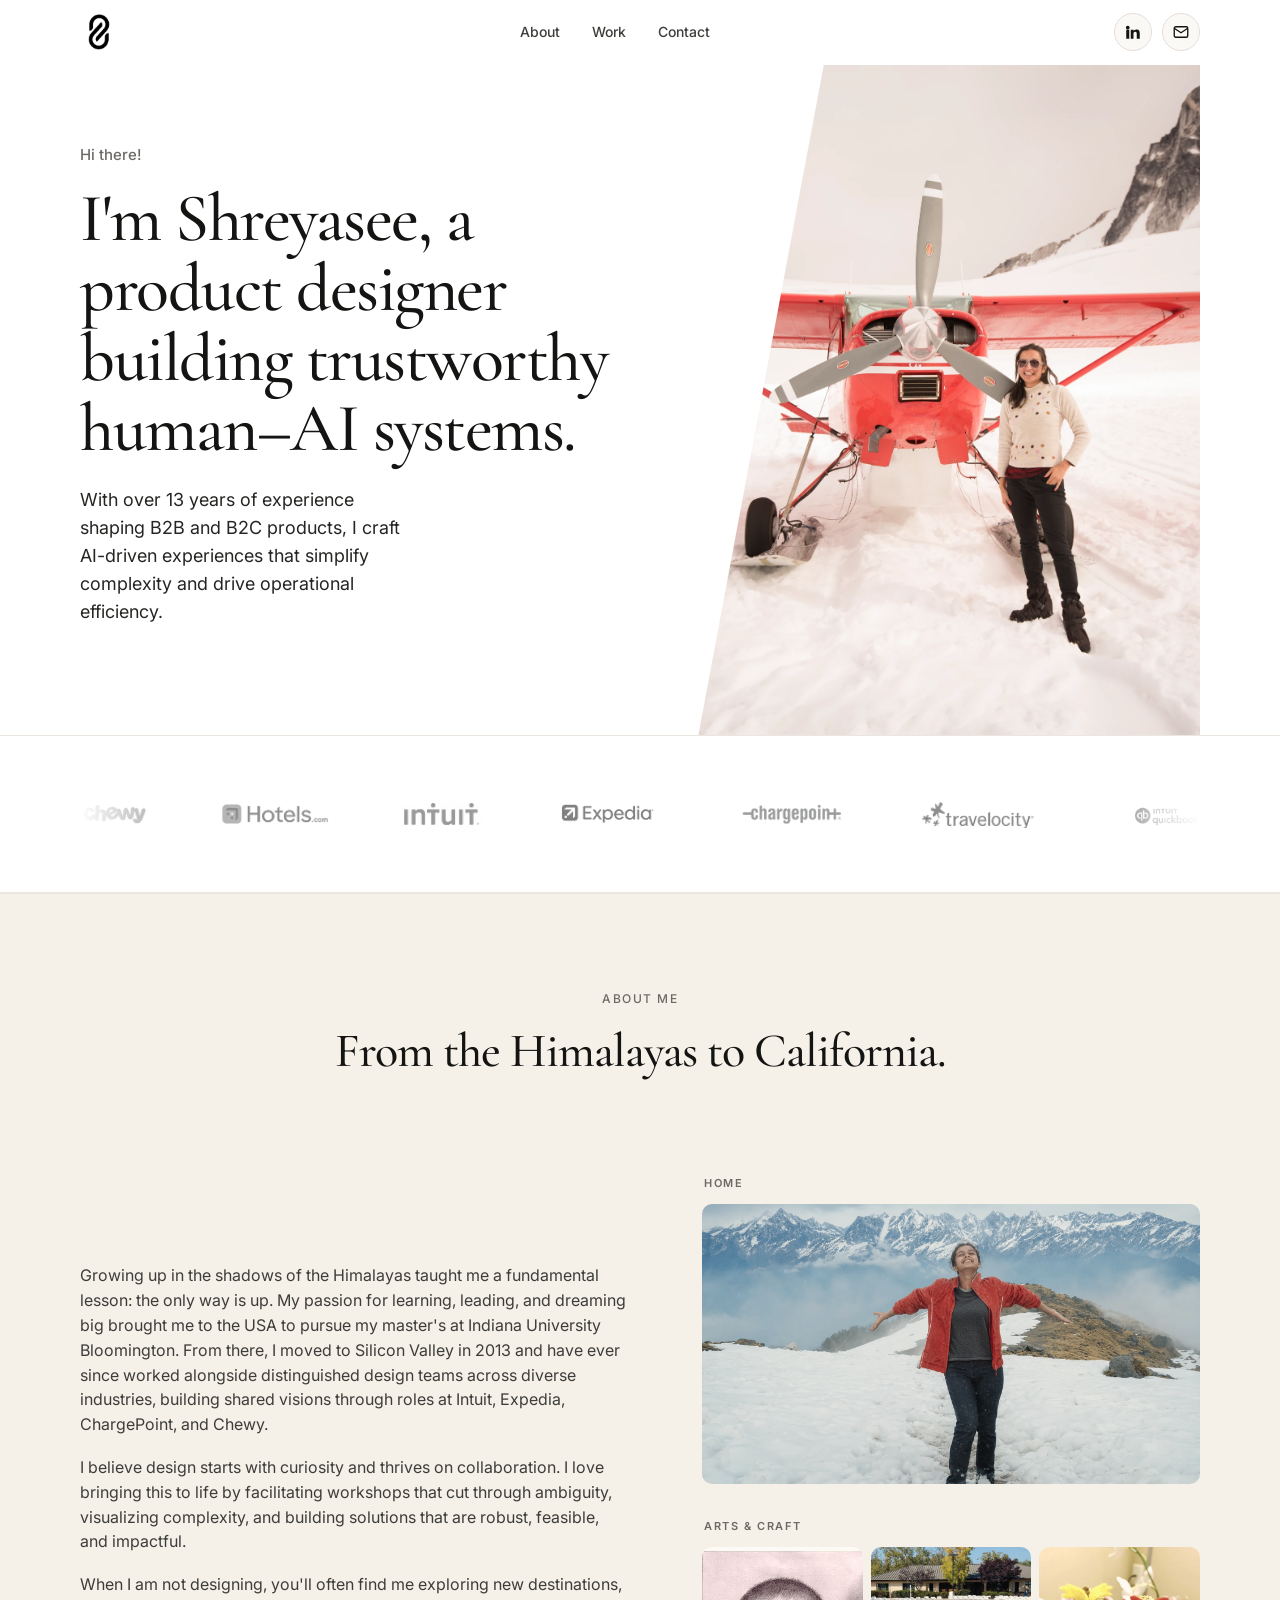
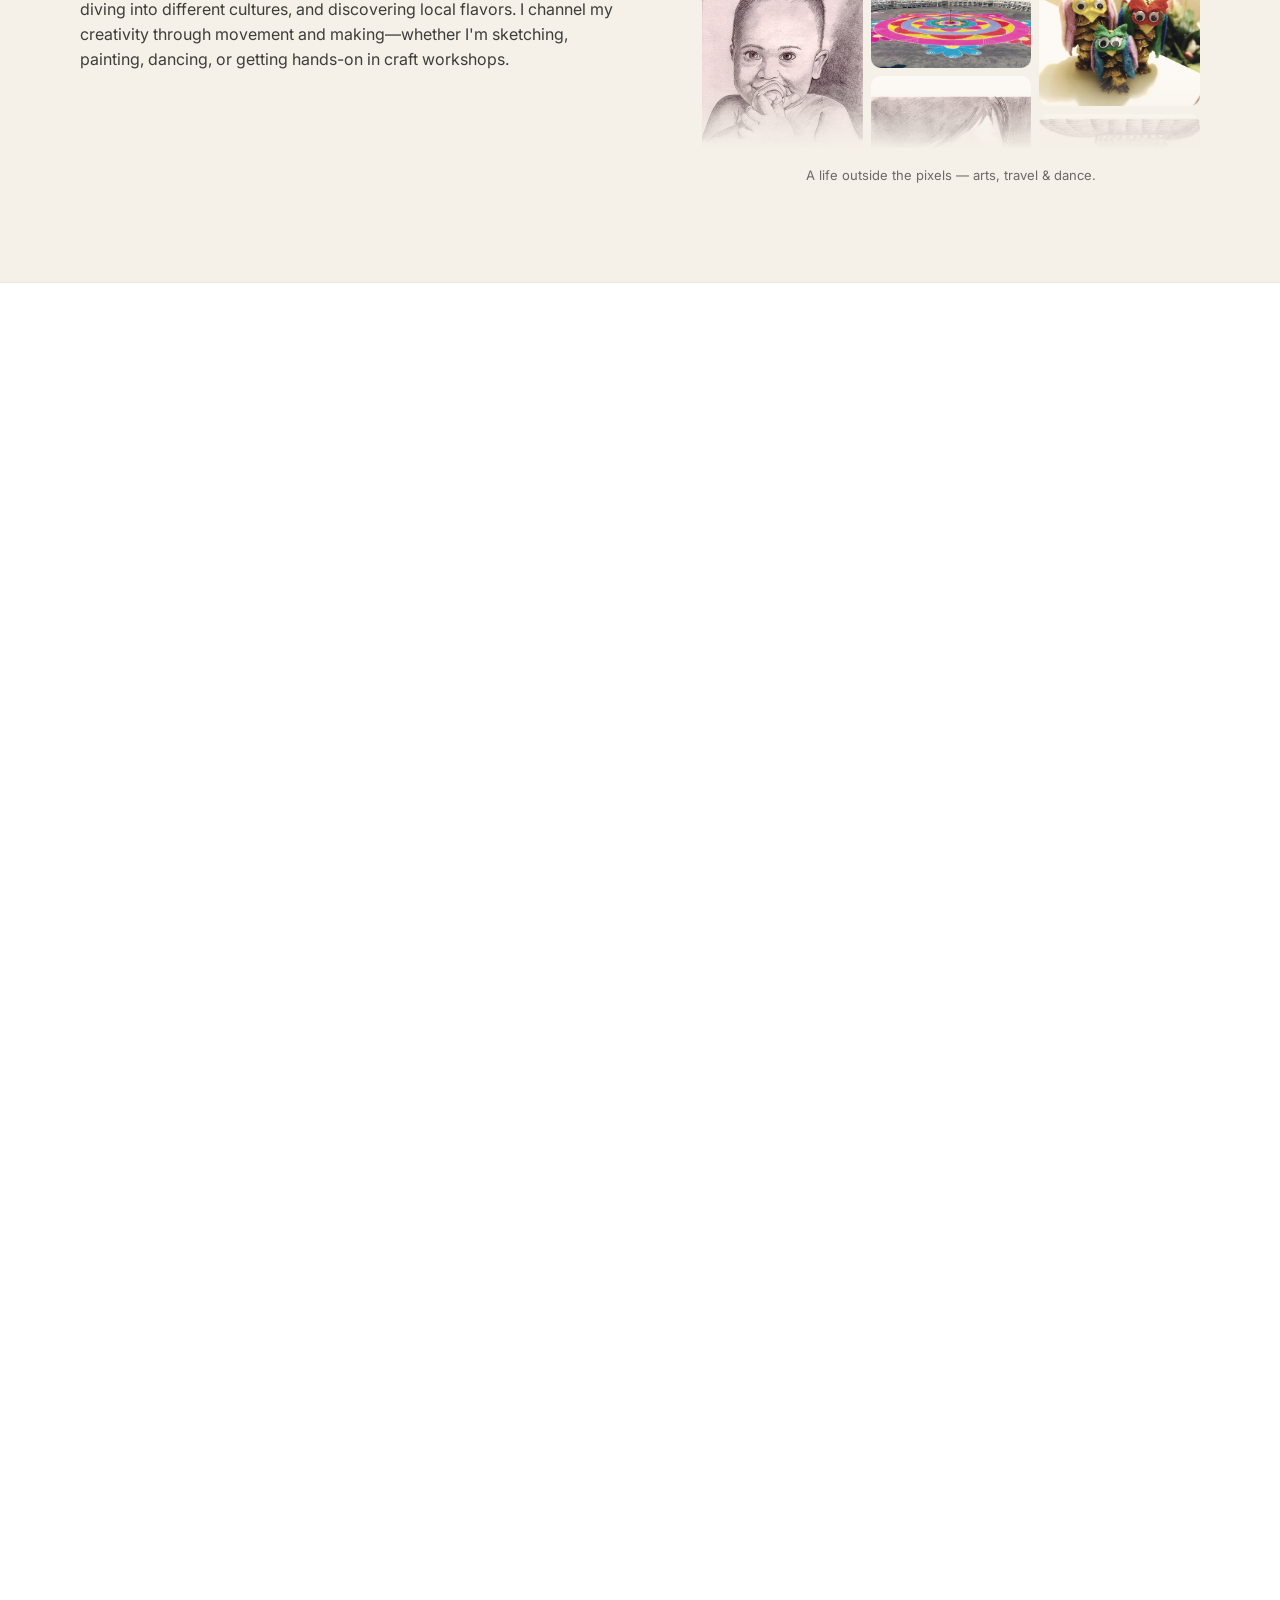
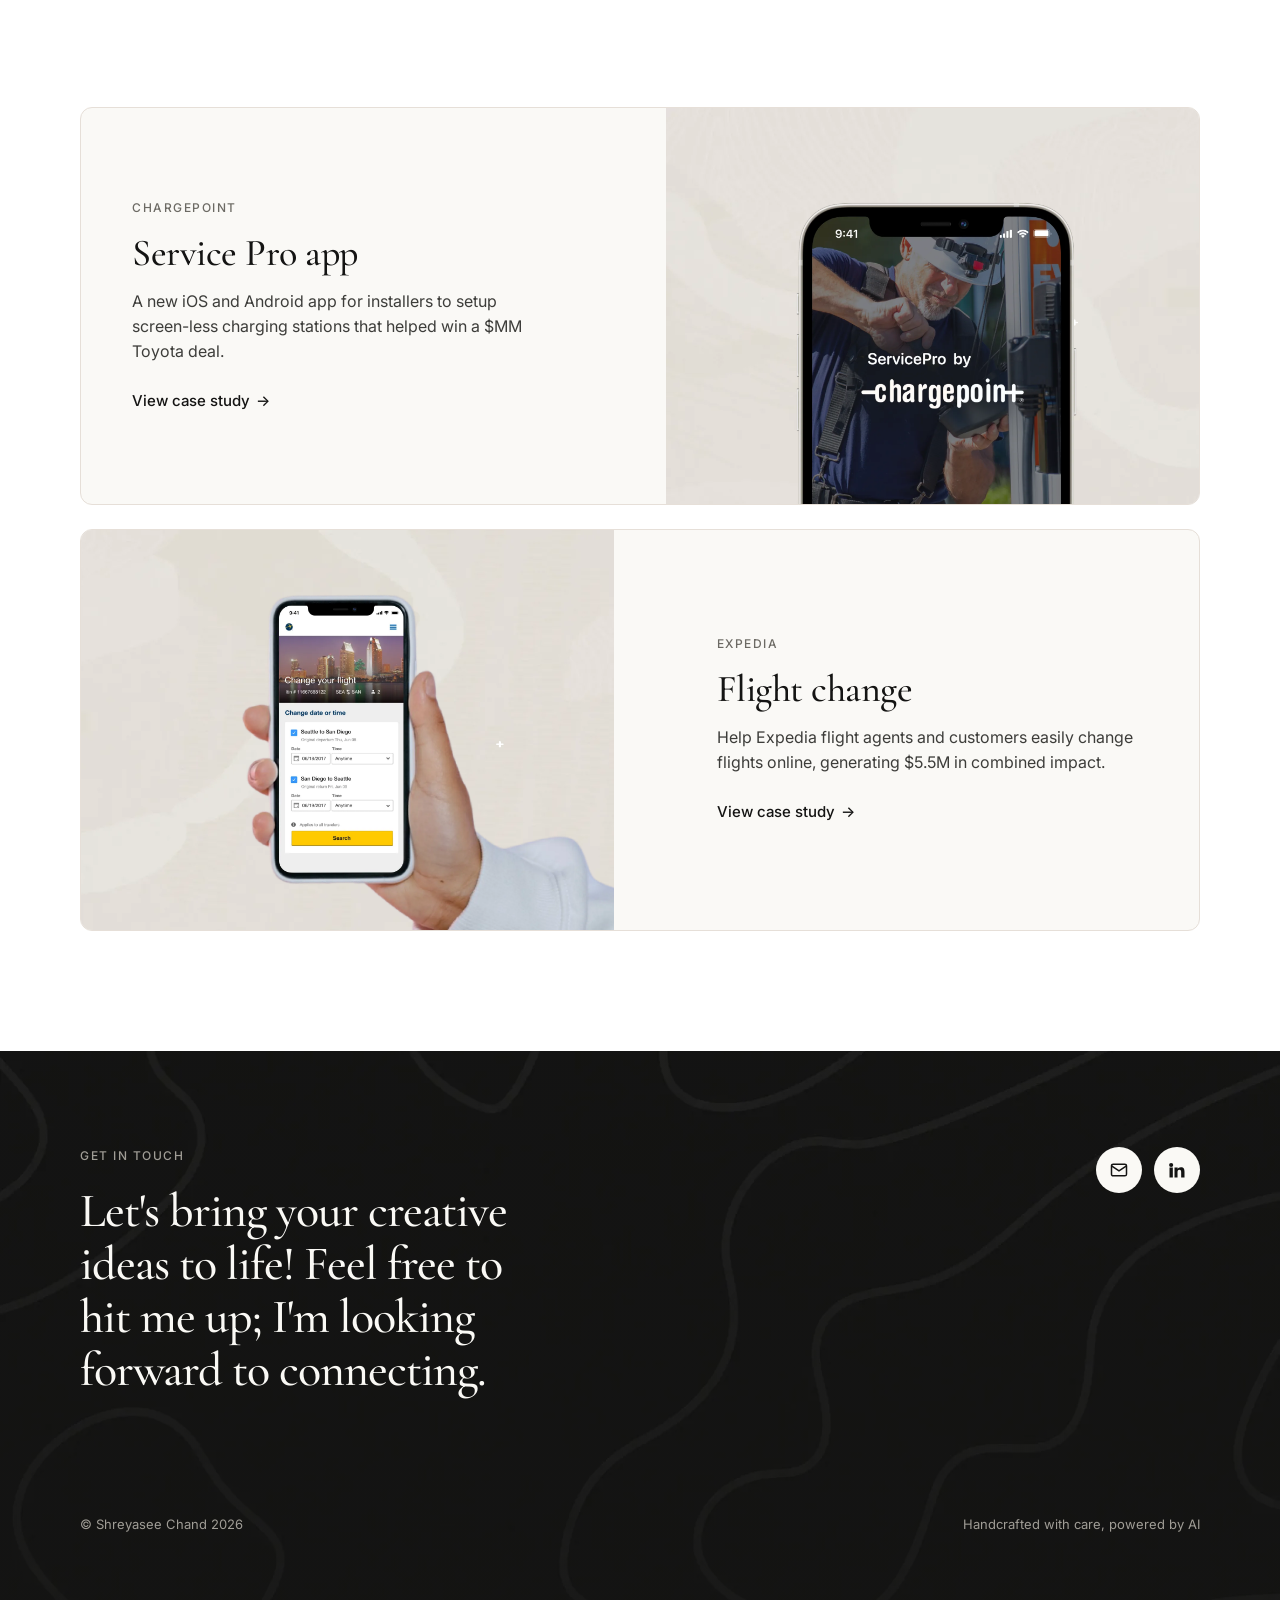
<file: index.html>
<!DOCTYPE html>
<html lang="en">
<head>
  <meta charset="UTF-8" />
  <meta name="viewport" content="width=device-width, initial-scale=1.0" />
  <title>Shreyasee Chand — Product Designer</title>
  <meta name="description" content="Shreyasee Chand — Product Designer building trustworthy human–AI systems. Selected work for ChargePoint, Expedia, Chewy, Intuit, and Pitch Parrot." />
  <!-- Favicon -->
  <link rel="icon" href="/favicon.ico" sizes="any" />
  <link rel="icon" type="image/png" sizes="32x32" href="/assets/img/favicon-32.png" />
  <link rel="icon" type="image/png" sizes="192x192" href="/assets/img/favicon-192.png" />
  <link rel="apple-touch-icon" href="/assets/img/apple-touch-icon.png" />
  <meta name="theme-color" content="#141413" />

  <!-- Social sharing (og:image is opaque PNG — no alpha for scrapers to flatten to white) -->
  <link rel="canonical" href="https://schand.co/" />
  <meta property="og:type" content="website" />
  <meta property="og:site_name" content="Shreyasee Chand" />
  <meta property="og:url" content="https://schand.co/" />
  <meta property="og:title" content="Shreyasee Chand — Product Designer" />
  <meta property="og:description" content="Shreyasee Chand — Product Designer building trustworthy human–AI systems. Selected work for ChargePoint, Expedia, Chewy, Intuit, and Pitch Parrot." />
  <meta property="og:image" content="https://schand.co/assets/img/og-image.png" />
  <meta property="og:image:type" content="image/png" />
  <meta property="og:image:width" content="1200" />
  <meta property="og:image:height" content="630" />
  <meta property="og:image:alt" content="Shreyasee Chand — Product Designer building trustworthy human–AI systems." />
  <meta name="twitter:card" content="summary_large_image" />
  <meta name="twitter:title" content="Shreyasee Chand — Product Designer" />
  <meta name="twitter:description" content="Shreyasee Chand — Product Designer building trustworthy human–AI systems. Selected work for ChargePoint, Expedia, Chewy, Intuit, and Pitch Parrot." />
  <meta name="twitter:image" content="https://schand.co/assets/img/og-image.png" />
  <meta name="twitter:image:alt" content="Shreyasee Chand — Product Designer building trustworthy human–AI systems." />

  <link rel="preconnect" href="https://fonts.googleapis.com" />
  <link rel="preconnect" href="https://fonts.gstatic.com" crossorigin />
  <link href="https://fonts.googleapis.com/css2?family=Cormorant+Garamond:wght@400;500;600&family=Inter:wght@400;500;600&family=JetBrains+Mono:wght@400;500&display=swap" rel="stylesheet" />

  <style>
    /* ============================================================
       TOKENS
       ============================================================ */
    :root {
      /* Primary CTA — black (coral removed for a minimal system) */
      --primary: #141413;
      --primary-active: #3d3d3a;
      --primary-disabled: #e6dfd8;
      --success: #5db872;

      /* Text */
      --ink: #141413;
      --body: #3d3d3a;
      --body-strong: #252523;
      --muted: #6c6a64;
      --muted-soft: #8e8b82;
      --on-primary: #ffffff;
      --on-dark: #faf9f5;
      --on-dark-soft: #a09d96;

      /* Surface */
      --canvas: #faf9f5;
      --surface-soft: #f5f0e8;
      --surface-card: #efe9de;
      --surface-cream-strong: #e8e0d2;
      --surface-dark: #181715;
      --surface-dark-elevated: #252320;
      --surface-dark-soft: #1f1e1b;
      --hairline: #e6dfd8;
      --hairline-soft: #ebe6df;

      /* Radius */
      --r-xs: 4px;  --r-sm: 6px;  --r-md: 8px;
      --r-lg: 12px; --r-xl: 16px; --r-pill: 9999px;

      /* Spacing */
      --s-xxs: 4px; --s-xs: 8px;  --s-sm: 12px; --s-md: 16px;
      --s-lg: 24px; --s-xl: 32px; --s-xxl: 48px; --s-section: 96px;

      /* Type families */
      --font-display: "Cormorant Garamond", "EB Garamond", "Tiempos Headline", Garamond, "Times New Roman", serif;
      --font-body: "Inter", -apple-system, BlinkMacSystemFont, "Segoe UI", Roboto, sans-serif;
      --font-mono: "JetBrains Mono", ui-monospace, monospace;
    }

    /* ============================================================
       BASE
       ============================================================ */
    *, *::before, *::after { box-sizing: border-box; margin: 0; padding: 0; }
    html { scroll-behavior: smooth; }
    body {
      background: var(--canvas);
      color: var(--body);
      font-family: var(--font-body);
      font-size: 16px;
      line-height: 1.55;
      -webkit-font-smoothing: antialiased;
      text-rendering: optimizeLegibility;
    }
    img { max-width: 100%; display: block; }
    a { color: inherit; text-decoration: none; }

    /* --wrap-pad is exposed so full-bleed children can cancel it exactly. */
    .wrap { max-width: 1200px; margin: 0 auto; --wrap-pad: 40px; padding-inline: var(--wrap-pad); }

    /* Display face — Copernicus substitute. Weight 500, negative tracking (non-negotiable per doc). */
    .display-xl, .display-lg, .display-md, .display-sm {
      font-family: var(--font-display);
      font-weight: 500;
      color: var(--ink);
    }
    .display-xl { font-size: clamp(40px, 6.4vw, 68px); line-height: 1.03; letter-spacing: -1.5px; }
    .display-lg { font-size: clamp(34px, 4.6vw, 48px); line-height: 1.1; letter-spacing: -1px; }
    .display-md { font-size: clamp(28px, 3.4vw, 38px); line-height: 1.15; letter-spacing: -0.5px; }
    .display-sm { font-size: clamp(24px, 2.6vw, 30px); line-height: 1.2; letter-spacing: -0.3px; }

    .eyebrow {
      font-family: var(--font-body);
      font-size: 12px; font-weight: 500; letter-spacing: 1.5px;
      text-transform: uppercase; color: var(--muted);
    }

    .lead { font-size: 18px; line-height: 1.55; color: var(--body-strong); }

    /* ============================================================
       BUTTONS
       ============================================================ */
    .btn {
      display: inline-flex; align-items: center; justify-content: center; gap: 8px;
      font-family: var(--font-body); font-size: 14px; font-weight: 500; line-height: 1;
      height: 44px; padding: 0 22px; border-radius: var(--r-md);
      border: 1px solid transparent; cursor: pointer;
      transition: background-color .18s ease, border-color .18s ease, color .18s ease;
    }
    .btn--primary { background: var(--primary); color: var(--on-primary); }
    .btn--primary:active { background: var(--primary-active); }
    .btn--secondary { background: var(--canvas); color: var(--ink); border-color: var(--hairline); }
    .btn--secondary:active { border-color: var(--muted-soft); }
    .btn--on-coral { background: var(--canvas); color: var(--ink); }
    .btn--on-coral:active { background: var(--surface-cream-strong); }
    .btn--on-dark { background: var(--surface-dark-elevated); color: var(--on-dark); }

    .textlink {
      display: inline-flex; align-items: center; gap: 6px;
      color: var(--primary); font-weight: 500; font-size: 15px;
    }
    .textlink .arrow { transition: transform .2s ease; }
    .textlink:hover .arrow { transform: translateX(4px); }
    .textlink--on-dark { color: var(--on-dark); }

    /* ============================================================
       SPIKE MARK (Anthropic 4-spoke radial glyph, redrawn)
       ============================================================ */
    .spike { width: 20px; height: 20px; flex: none; }
    .spike path { fill: currentColor; }

    /* ============================================================
       TOP NAV  (top-nav: cream, 64px, flat)
       ============================================================ */
    /* White nav: solid at the top, frosted-translucent once scrolled so content
       shows through it (never solid white on scroll). */
    .nav {
      position: sticky; top: 0; z-index: 50;
      background: #ffffff; border-bottom: 1px solid transparent;
      transition: background .25s ease, border-color .25s ease, backdrop-filter .25s ease;
    }
    .nav.scrolled {
      background: rgba(255,255,255,.62);
      -webkit-backdrop-filter: saturate(180%) blur(14px);
      backdrop-filter: saturate(180%) blur(14px);
      border-bottom-color: var(--hairline);
    }
    .nav__inner { display: flex; align-items: center; justify-content: space-between; height: 64px; }
    .brand { display: inline-flex; align-items: center; gap: 9px; color: var(--ink); font-weight: 600; font-size: 17px; letter-spacing: -0.2px; }
    .brand__logo { height: 36px; width: auto; display: block; }
    .nav__menu { display: flex; gap: 4px; }
    .nav__link {
      font-size: 14px; font-weight: 500; color: var(--body); padding: 8px 14px;
      border-radius: var(--r-md); transition: background-color .15s ease, color .15s ease;
    }
    .nav__link:hover { background: var(--surface-card); color: var(--ink); }
    .nav__right { display: flex; align-items: center; gap: 10px; }
    .nav__icon {
      width: 38px; height: 38px; border-radius: var(--r-pill);
      display: inline-flex; align-items: center; justify-content: center;
      background: var(--canvas); border: 1px solid var(--hairline); color: var(--ink);
      transition: background-color .15s ease;
    }
    .nav__icon:hover { background: var(--surface-card); }
    /* "Say hello" — same treatment as the LinkedIn icon button (bordered pill) */
    .nav__pill {
      height: 38px; padding: 0 16px; border-radius: var(--r-pill);
      display: inline-flex; align-items: center; gap: 7px;
      background: var(--canvas); border: 1px solid var(--hairline); color: var(--ink);
      font-size: 14px; font-weight: 500; transition: background-color .15s ease;
    }
    .nav__pill:hover { background: var(--surface-card); }
    .nav__burger { display: none; background: none; border: 0; color: var(--ink); cursor: pointer; }

    /* ============================================================
       HERO  (hero-band: 6/6 split, 96px vertical rhythm)
       ============================================================ */
    /* White canvas behind the intro + hero image (this version only) */
    .hero { padding-block: clamp(56px, 9vw, var(--s-section)); background-color: #ffffff; }
    .hero__grid { display: grid; grid-template-columns: 1.05fr .95fr; gap: 64px; align-items: center; }
    .hero__hi { color: var(--muted); font-weight: 500; font-size: 15px; margin-bottom: 18px; display: inline-flex; align-items: center; gap: 8px; }
    .hero__hi .spike { color: var(--ink); }
    .hero h1 { margin-bottom: 22px; }
    .hero__sub { max-width: 30ch; margin-bottom: 32px; }
    .hero__cta { display: flex; gap: 12px; flex-wrap: wrap; }

    /* Hero photo loads with the framer-motion clip-path reveal ("circOut", 1.2s):
       wipes in from the right and rests as an angled parallelogram (right edge stays
       aligned with the nav buttons; the diagonal cut falls on the left over cream). */
    .hero__card {
      position: relative; overflow: hidden; aspect-ratio: 4 / 5;
      clip-path: polygon(25% 0, 100% 0, 100% 100%, 0% 100%);
      animation: heroReveal 1.2s cubic-bezier(0, 0.55, 0.45, 1) both;
    }
    /* Nudge the photo ~1/16 to the left within its frame to crop out the plane wires */
    .hero__card img { width: 100%; height: 100%; object-fit: cover; object-position: 56.25% center; }
    @keyframes heroReveal {
      from { clip-path: polygon(100% 0, 100% 0, 100% 100%, 100% 100%); }
      to   { clip-path: polygon(25% 0, 100% 0, 100% 100%, 0% 100%); }
    }
    .hero__badge {
      position: absolute; left: 16px; bottom: 16px;
      background: rgba(255,255,255,.82); backdrop-filter: blur(6px); color: var(--ink);
      font-size: 12px; font-weight: 500; letter-spacing: .3px;
      padding: 7px 13px; border-radius: var(--r-pill);
    }
    /* Overlay copy of eyebrow + headline — shown only on mobile (see responsive) */
    .hero__overlay { display: none; }

    /* ============================================================
       FOLD — first screen = high-level intro (hero) with the brand
       strip pinned to the bottom of the viewport. Next scroll lands
       on the full-screen About Me.
       ============================================================ */
    /* subtract the 64px sticky nav (+ a small buffer) so the strip's bottom
       lands fully ABOVE the fold */
    .fold { min-height: calc(100svh - 72px); display: flex; flex-direction: column; }
    .fold .hero { flex: 1 1 auto; min-height: 0; display: flex; flex-direction: column; justify-content: center; padding-block: clamp(18px, 3vh, 44px); }
    /* the hero photo FILLS the available fold height (instead of a fixed aspect)
       so the whole fold — hero + brand strip — always fits within one screen */
    .fold .hero__grid { flex: 1 1 auto; min-height: 0; align-items: stretch; }
    .fold .hero__text { align-self: center; }
    .fold .hero__media { min-height: 0; }
    .fold .hero__card { aspect-ratio: auto; height: 100%; }
    .fold .clients { flex: 0 0 auto; }
    /* The detailed About Me fills the screen as the next scroll target */
    .aboutme { min-height: 100svh; display: flex; flex-direction: column; justify-content: center; }
    /* Web view: the hero photo bleeds to the very top & bottom of its section
       (no vertical padding); the text column stays vertically centered. */
    @media (min-width: 901px) {
      .fold .hero { padding-block: 0; }
    }

    /* ============================================================
       LOGO MARQUEE  (muted logos on cream)
       ============================================================ */
    .clients { padding-block: 44px; border-block: 1px solid var(--hairline-soft); background-color: #ffffff; }
    .clients__label { text-align: left; margin-bottom: 22px; }
    /* Auto-scroll carousel (Logos3 pattern, ported natively): continuous scroll
       with soft left/right edge-fade masks so logos dissolve at the boundaries. */
    .marquee { position: relative; overflow-x: clip; overflow-y: visible; }
    .marquee__track { display: flex; align-items: center; gap: 72px; width: max-content; animation: marquee 42s linear infinite; }
    /* Hover anywhere over the strip pauses the infinite scroll */
    .marquee:hover .marquee__track { animation-play-state: paused; }
    /* edge fades — mirror the shadcn Logos3 `from-background to-transparent` gradients */
    .marquee::before, .marquee::after {
      content: ""; position: absolute; top: 0; bottom: 0; z-index: 4;
      width: clamp(48px, 8vw, 110px); pointer-events: none;
    }
    .marquee::before { left: 0; background: linear-gradient(to right, #ffffff, rgba(255,255,255,0)); }
    .marquee::after { right: 0; background: linear-gradient(to left, #ffffff, rgba(255,255,255,0)); }
    .logo { position: relative; display: inline-flex; align-items: center; justify-content: center; }
    /* Per-logo optical sizing: bold marks smaller, light wordmarks taller, so every
       brand carries equal visual weight on ONE centered line (no more up/down wave). */
    .logo img { width: auto; display: block; height: 28px; }
    .logo[data-name="IBM"] img         { height: 22px; }
    .logo[data-name="Intuit"] img      { height: 24px; }
    .logo[data-name="Cisco"] img       { height: 24px; }
    .logo[data-name="Travelocity"] img { height: 28px; }
    .logo[data-name="QuickBooks"] img  { height: 34px; }
    /* These marks carry heavy internal padding in their source files, so they
       render small — doubled here so they read at the same weight as the rest. */
    .logo[data-name="Expedia"] img     { height: 60px; }
    .logo[data-name="Hotels.com"] img  { height: 60px; }
    .logo[data-name="Symantec"] img    { height: 60px; }
    .logo[data-name="ChargePoint"] img { height: 64px; }
    .logo[data-name="Chewy"] img       { height: 68px; }
    /* Brand-name tooltip on hover (replaces the old opacity fade) */
    .logo::after {
      content: attr(data-name);
      position: absolute; left: 50%; bottom: calc(100% + 12px);
      transform: translateX(-50%) translateY(4px);
      background: #ffffff; color: var(--ink); border: 1px solid var(--hairline);
      box-shadow: 0 4px 14px rgba(20,20,19,.10);
      font-size: 12px; font-weight: 500; letter-spacing: .2px;
      padding: 5px 10px; border-radius: var(--r-md); white-space: nowrap;
      opacity: 0; pointer-events: none;
      transition: opacity .15s ease, transform .15s ease; z-index: 5;
    }
    .logo::before {
      content: ""; position: absolute; left: 50%; bottom: calc(100% + 7px);
      transform: translateX(-50%) translateY(4px);
      border: 5px solid transparent; border-top-color: #ffffff;
      opacity: 0; pointer-events: none;
      transition: opacity .15s ease, transform .15s ease; z-index: 5;
    }
    .logo:hover::after, .logo:hover::before { opacity: 1; transform: translateX(-50%) translateY(0); }
    @keyframes marquee { to { transform: translateX(-50%); } }

    /* ============================================================
       SELECTED WORK  (alternating cream-card / dark-mockup bands)
       ============================================================ */
    .work { padding-block: var(--s-section); background-color: #ffffff; }
    .section-head { max-width: 640px; margin: 0 auto clamp(40px, 6vw, 72px); text-align: center; }
    .section-head .eyebrow { display: block; margin-bottom: 16px; }
    .section-head p { margin-top: 16px; color: var(--muted); }

    .case { position: relative; background-color: var(--card, var(--surface-card)); border: 1px solid var(--hairline); border-radius: var(--r-lg); overflow: hidden; margin-bottom: 24px; }
    .case__inner { position: relative; z-index: 1; display: grid; grid-template-columns: 1fr 1fr; align-items: center; gap: clamp(24px, 4vw, 56px); }
    .case__body { padding: clamp(32px, 4vw, 56px); }
    .case__media { align-self: stretch; display: flex; align-items: center; justify-content: center; padding: clamp(24px, 3vw, 40px); min-height: 340px; }
    .case__media img { width: 100%; max-width: 520px; object-fit: contain; }
    /* Flight Change card: the (pre-trimmed) hand+phone mockup emerges from the
       bottom-right corner of its panel, with breathing room above */
    .case--media-fill .case__media { padding: 0; min-height: 400px; align-items: flex-end; justify-content: flex-end; }
    .case--media-fill .case__media img { width: 70%; max-width: none; }
    /* Chewy & Service Pro cards: slightly larger phone mockups sitting flush on the bottom edge */
    .case--media-bottom .case__media { align-items: flex-end; padding: clamp(24px, 3vw, 40px) clamp(12px, 2vw, 24px) 0; }
    .case--media-bottom .case__media img { max-width: none; }
    /* Chewy card only: a bit larger still (overflow clips the transparent side margins) */
    .case--media-xl .case__media { overflow: hidden; }
    .case--media-xl .case__media img { width: 118%; }
    .case .eyebrow { display: block; margin-bottom: 14px; }
    .case__title { margin-bottom: 14px; }
    .case__desc { max-width: 42ch; margin-bottom: 24px; }

    /* Topographic texture (Bgnd.webp) behind every image panel, multiplied over the card's
       own colour so each keeps its round-robin tone; crop offset per card so no two match. */
    .case--light .case__media,
    .case--deep .case__media {
      background-color: var(--card, var(--surface-card));
      background-image: url("assets/img/Bgnd.webp");
      background-size: cover; background-repeat: no-repeat;
      background-blend-mode: multiply;
    }
    .case:nth-of-type(1) .case__media { background-position: left top; }
    .case:nth-of-type(2) .case__media { background-position: right center; }
    .case:nth-of-type(3) .case__media { background-position: center top; }
    .case:nth-of-type(4) .case__media { background-position: left bottom; }
    .case:nth-of-type(5) .case__media { background-position: right bottom; }
    .case:nth-of-type(6) .case__media { background-position: 35% 65%; }

    .case--deep .case__title { color: var(--on-dark); }
    .case--deep .eyebrow { color: rgba(250,249,245,.62); }
    .case--deep .case__desc { color: rgba(250,249,245,.80); }
    .case--deep .case__media { background: rgba(255,255,255,.05); }

    /* even rows flip image to the left for editorial rhythm */
    .case:nth-child(even) .case__media { order: -1; }

    /* ============================================================
       ABOUT  (editorial 2-col)
       ============================================================ */
    .about { padding-block: var(--s-section); background-color: var(--surface-soft); border-block: 1px solid var(--hairline-soft); }
    .about__grid { display: grid; grid-template-columns: 1.1fr .9fr; gap: clamp(40px, 6vw, 80px); align-items: center; }
    .about .eyebrow { display: block; margin-bottom: 18px; }
    .about h2 { margin-bottom: 24px; max-width: 16ch; }
    .about__body p { margin-bottom: 18px; max-width: 60ch; }
    .about__body p:last-child { margin-bottom: 0; }
    .about__media { border-radius: var(--r-xl); overflow: hidden; border: 1px solid var(--hairline); aspect-ratio: 4/5; background: var(--surface-card); }
    .about__media img { width: 100%; height: 100%; object-fit: cover; }

    /* ============================================================
       ABOUT ME  (bio + self-scrolling gallery)
       ============================================================ */
    .aboutme { padding-block: var(--s-section); background-color: var(--surface-soft); border-block: 1px solid var(--hairline-soft); }
    .aboutme__grid { display: grid; grid-template-columns: 1.05fr .95fr; gap: clamp(40px, 6vw, 72px); align-items: center; }
    .aboutme__body p { margin-bottom: 18px; max-width: 56ch; color: var(--body); }
    .aboutme__body p:last-child { margin-bottom: 0; }

    /* Grouped self-scrolling gallery — 3-column masonry per group, all scroll up together */
    .gallery {
      position: relative; height: 600px; overflow: hidden;
      /* crisp top so the resting "Home" photo + heading read clearly; soft bottom
         edge where the following groups scroll into view */
      -webkit-mask-image: linear-gradient(to bottom, #000 0, #000 88%, transparent);
              mask-image: linear-gradient(to bottom, #000 0, #000 88%, transparent);
    }
    /* The track holds paused at the top (the Home photo) until the section scrolls
       into view; JS adds .playing after a short beat to start the autoscroll. */
    .g-track { will-change: transform; animation: gscroll 60s linear infinite; animation-play-state: paused; }
    .gallery.playing .g-track { animation-play-state: running; }
    .gallery:hover .g-track { animation-play-state: paused; }
    @keyframes gscroll { from { transform: translateY(0); } to { transform: translateY(-50%); } }
    .g-group { margin-top: 26px; }
    .g-heading { font-size: 11px; font-weight: 600; letter-spacing: 1.6px; text-transform: uppercase; color: var(--muted); margin: 0 2px 12px; }
    .g-masonry { column-count: 3; column-gap: 8px; }
    .g-item { position: relative; break-inside: avoid; margin-bottom: 8px; border-radius: 10px; overflow: hidden; }
    /* Warm editorial grade — gently desaturates + warms every photo so the mixed set
       reads as one cohesive system on the cream canvas (Claude visual style). */
    .g-item img { display: block; width: 100%; height: auto; filter: saturate(0.86) sepia(0.12) contrast(0.97) brightness(1.02); }
    /* faint warm wash to unify colour temperature */
    .g-item::after { content: ""; position: absolute; inset: 0; background: #cc785c; opacity: 0.05; mix-blend-mode: multiply; pointer-events: none; }
    /* A single "resting" photo group (e.g. Home) fills the full gallery column width,
       shown at its natural aspect so a designed/lettered image isn't cropped */
    .g-masonry--single { column-count: 1; }
    /* Caption beneath the self-scrolling gallery */
    .gallery__caption { text-align: center; font-size: 13px; color: var(--muted); margin-top: 16px; }

    /* ============================================================
       CORAL CALLOUT CTA  (callout-card-coral / cta-band-coral)
       ============================================================ */
    .cta { padding-block: var(--s-section); background-color: var(--canvas); }
    .cta__card {
      background: var(--surface-card); color: var(--ink);
      border: 1px solid var(--hairline);
      border-radius: var(--r-lg); padding: clamp(40px, 6vw, 72px);
      text-align: center;
    }
    .cta__card h2 { color: var(--ink); margin: 0 auto 18px; max-width: 20ch; }
    .cta__card p { color: var(--muted); max-width: 46ch; margin: 0 auto 32px; font-size: 17px; }

    /* ============================================================
       FOOTER  (dark, never inverts)
       ============================================================ */
    /* Dark footer with topographic FooterBgnd texture */
    .footer {
      position: relative; isolation: isolate;
      background-color: #141413;
      background-image: url("assets/img/FooterBgnd.webp");
      background-size: cover; background-position: center;
      color: var(--on-dark);
      padding-block: clamp(56px, 8vw, 96px);
      overflow: hidden;
    }
    .footer::before { content: ""; position: absolute; inset: 0; z-index: 0; background: linear-gradient(180deg, rgba(20,20,19,.30), rgba(20,20,19,.62)); }
    .footer .wrap { position: relative; z-index: 1; }
    .footer__top { display: flex; justify-content: space-between; align-items: flex-start; gap: 40px; flex-wrap: wrap; padding-bottom: clamp(40px, 6vw, 64px); }
    .footer__eyebrow { color: var(--on-dark-soft); display: block; margin-bottom: 20px; }
    .footer__headline { color: var(--on-dark); max-width: 20ch; margin-bottom: 26px; }
    .footer__mail { display: inline-flex; align-items: center; gap: 8px; font-size: 16px; font-weight: 500; color: var(--on-dark); border-bottom: 1px solid rgba(250,249,245,.32); padding-bottom: 3px; transition: border-color .2s ease; }
    .footer__mail .arrow { transition: transform .2s ease; }
    .footer__mail:hover { border-color: var(--on-dark); }
    .footer__mail:hover .arrow { transform: translateX(4px); }
    .footer__social { display: flex; gap: 12px; flex: none; }
    .footer__icon { width: 46px; height: 46px; border-radius: var(--r-pill); display: inline-flex; align-items: center; justify-content: center; background: #faf9f5; color: #141413; transition: transform .2s ease, background-color .2s ease; }
    .footer__icon:hover { transform: translateY(-2px); background: #ffffff; }
    .footer__icon svg { width: 20px; height: 20px; }
    .footer__icon, .nav__icon { position: relative; }
    .copy-tip { position: absolute; right: 0; white-space: nowrap; padding: 9px 13px; border-radius: 10px; font-size: 12.5px; line-height: 1; font-weight: 500; box-shadow: 0 14px 34px rgba(0,0,0,.30); opacity: 0; pointer-events: none; transition: opacity .18s ease, transform .18s ease; z-index: 80; }
    .copy-tip::after { content: ""; position: absolute; right: 16px; border: 6px solid transparent; }
    .footer__icon .copy-tip { bottom: calc(100% + 12px); background: #faf9f5; color: #141413; border: 1px solid rgba(20,20,19,.08); transform: translateY(6px); }
    .footer__icon .copy-tip::after { top: 100%; border-top-color: #faf9f5; }
    .nav__icon .copy-tip { top: calc(100% + 12px); background: #141413; color: #faf9f5; transform: translateY(-6px); }
    .nav__icon .copy-tip::after { bottom: 100%; border-bottom-color: #141413; }
    .is-copied .copy-tip { opacity: 1; transform: translateY(0); }
    @media (prefers-reduced-motion: reduce) { .copy-tip { transform: none; } }
    .footer__bottom { display: flex; justify-content: space-between; align-items: center; gap: 16px 28px; flex-wrap: wrap; padding-top: 28px; font-size: 13px; color: var(--on-dark-soft); }
    .footer__brand { display: inline-flex; align-items: center; gap: 9px; color: var(--on-dark); font-weight: 600; font-size: 16px; }
    .footer__brand .spike { color: var(--on-dark); }
    .footer__links { display: flex; gap: 24px; flex-wrap: wrap; }
    .footer__links a { color: var(--on-dark-soft); transition: color .15s ease; }
    .footer__links a:hover { color: var(--on-dark); }

    /* ============================================================
       REVEAL ANIMATION
       ============================================================ */
    .reveal { opacity: 0; transform: translateY(16px); transition: opacity .7s ease, transform .7s ease; transition-delay: var(--d, 0ms); }
    .reveal.in { opacity: 1; transform: none; }
    @media (prefers-reduced-motion: reduce) {
      .reveal { opacity: 1; transform: none; }
      .marquee__track { animation: none; }
      .g-track { animation: none; }
      .hero__card { animation: none; } /* rests at final clip-path, no motion */
      html { scroll-behavior: auto; }
    }

    /* ============================================================
       RESPONSIVE  (breakpoints per doc)
       ============================================================ */
    @media (max-width: 1024px) {
      .hero__grid { gap: 40px; }
      .footer__cols { gap: 48px; }
    }
    @media (max-width: 900px) {
      .wrap { --wrap-pad: 28px; }
      .nav__menu { display: none; }
      .nav__burger { display: inline-flex; }
      /* FULL-BLEED mobile hero: photo spans edge-to-edge (breaks out of the
         padded wrap); eyebrow + headline overlay it; sub + CTAs sit below. */
      .hero { padding-top: 0; overflow-x: clip; }
      .hero__grid { grid-template-columns: 1fr; gap: 28px; }
      .hero__media { order: -1; margin-inline: calc(var(--wrap-pad) * -1); }
      .hero__card {
        clip-path: none; animation: none; border: 0; border-radius: 0;
        max-width: none; margin: 0; width: 100%; aspect-ratio: 3 / 4;
      }
      /* long, gradual scrim so BOTH the eyebrow and headline read on the photo */
      .hero__card::after {
        content: ""; position: absolute; inset: 0; z-index: 1; pointer-events: none;
        background: linear-gradient(180deg, transparent 24%, rgba(20,20,19,.34) 46%, rgba(20,20,19,.64) 66%, rgba(20,20,19,.9) 100%);
      }
      .hero__overlay {
        display: flex; flex-direction: column; gap: 8px;
        position: absolute; left: 0; right: 0; bottom: 0; z-index: 2;
        padding: 20px var(--wrap-pad) 24px;
      }
      .hero__hi--ov { color: #ffffff; margin: 0; font-size: 13px; text-shadow: 0 1px 10px rgba(0,0,0,.6); }
      .hero__hi--ov .spike { color: #fff; }
      /* sized to sit in the photo's lower third, not span it */
      .hero__title--ov { font-family: var(--font-display); font-weight: 500; color: #fff; font-size: clamp(21px, 5.8vw, 30px); line-height: 1.14; letter-spacing: -0.3px; text-shadow: 0 2px 16px rgba(0,0,0,.45); }
      /* hide the in-flow eyebrow; keep the real <h1> for AT but visually hidden */
      .hero__text > .hero__hi { display: none; }
      .hero__text > h1 { position: absolute; width: 1px; height: 1px; padding: 0; margin: -1px; overflow: hidden; clip: rect(0 0 0 0); white-space: nowrap; border: 0; }
      .hero h1 { margin-bottom: 0; }
      .hero__sub { margin-top: 4px; }
      /* In the FOLD on mobile, cap the photo height (name still overlaid on it) so
         the sub-copy stays visible below it, with the brand strip beneath that. */
      .fold .hero { padding: 0; }
      .fold .hero__grid { grid-template-rows: auto auto; gap: 0; }
      .fold .hero__media { height: 48svh; }
      .fold .hero__card { aspect-ratio: auto; height: 100%; }
      .fold .hero__sub { display: block; margin: 18px 0 0; }
      .case__inner { grid-template-columns: 1fr; }
      /* every card: image panel on top, text section below on WHITE */
      .case__media { order: -1; min-height: 0; }
      .case__body { padding: 32px; background: #ffffff; }
      .aboutme__grid { grid-template-columns: 1fr; }
      .gallery { height: 460px; max-width: 520px; }
      .about__grid { grid-template-columns: 1fr; }
      .about__media { max-width: 420px; }
    }
    @media (max-width: 560px) {
      .wrap { --wrap-pad: 20px; }
      .hero__cta .btn { flex: 1 1 auto; }
      .footer__top { flex-direction: column; }
    }

    /* mobile sheet */
    .sheet { position: fixed; inset: 0; z-index: 60; background: var(--canvas); transform: translateY(-100%); transition: transform .3s ease; padding: 24px 28px; display: flex; flex-direction: column; }
    .sheet.open { transform: none; }
    .sheet__head { display: flex; justify-content: space-between; align-items: center; height: 40px; margin-bottom: 40px; }
    .sheet a.nav__link { font-family: var(--font-display); font-weight: 500; font-size: 34px; letter-spacing: -1px; color: var(--ink); padding: 14px 0; border-bottom: 1px solid var(--hairline-soft); border-radius: 0; }
    .sheet a.nav__link:hover { background: none; }
    .sheet__close { background: none; border: 0; color: var(--ink); cursor: pointer; font-size: 28px; line-height: 1; }
  </style>
</head>
<body id="top">

  <!-- ============ NAV ============ -->
  <header class="nav">
    <div class="wrap nav__inner">
      <a class="brand" href="#top" aria-label="Shreyasee Chand — home">
        <img class="brand__logo" src="assets/img/logos/PortfolioLogo1.gif" alt="Shreyasee Chand" />
      </a>

      <nav class="nav__menu" aria-label="Primary">
         <a class="nav__link" href="#about">About</a>
        <a class="nav__link" href="#work">Work</a>
        <!-- AI Lab tab hidden until launch — restore when ready:
        <a class="nav__link" href="ai-lab.html">AI Lab</a> -->
        <a class="nav__link" href="#contact">Contact</a>
      </nav>

      <div class="nav__right">
        <a class="nav__icon" href="https://www.linkedin.com/in/shreyasee-chand-67780a19/" target="_blank" rel="noopener" aria-label="LinkedIn">
          <svg viewBox="0 0 24 24" width="18" height="18" aria-hidden="true"><path fill="currentColor" d="M4.98 3.5a2.5 2.5 0 1 1 0 5 2.5 2.5 0 0 1 0-5ZM3 9h4v12H3V9Zm6 0h3.8v1.7h.05c.53-1 1.83-2.05 3.77-2.05C20.4 8.65 21 11 21 14.1V21h-4v-6.1c0-1.46-.03-3.33-2.03-3.33-2.03 0-2.34 1.58-2.34 3.22V21H9V9Z"/></svg>
        </a>
        <a class="nav__icon nav__icon--email" data-email-copy href="mailto:shreyaseechand@gmail.com" aria-label="Email Shreyasee"><svg viewBox="0 0 24 24" width="18" height="18" fill="none" stroke="currentColor" stroke-width="1.8" aria-hidden="true"><rect x="3" y="5" width="18" height="14" rx="2"/><path d="m3 7 9 6 9-6"/></svg><span class="copy-tip" role="status" aria-live="polite"></span></a>
        <button class="nav__burger" aria-label="Open menu" onclick="document.getElementById('sheet').classList.add('open')">
          <svg width="24" height="24" viewBox="0 0 24 24" fill="none" stroke="currentColor" stroke-width="2"><line x1="3" y1="7" x2="21" y2="7"/><line x1="3" y1="12" x2="21" y2="12"/><line x1="3" y1="17" x2="21" y2="17"/></svg>
        </button>
      </div>
    </div>
  </header>

  <!-- mobile sheet -->
  <div class="sheet" id="sheet">
    <div class="sheet__head">
      <span class="brand"><img class="brand__logo" src="assets/img/logos/PortfolioLogo1.gif" alt="Shreyasee Chand" /></span>
      <button class="sheet__close" aria-label="Close menu" onclick="document.getElementById('sheet').classList.remove('open')">&times;</button>
    </div>
    <a class="nav__link" href="#work" onclick="document.getElementById('sheet').classList.remove('open')">Work</a>
    <a class="nav__link" href="#about" onclick="document.getElementById('sheet').classList.remove('open')">About</a>
    <!-- AI Lab tab hidden until launch — restore when ready:
    <a class="nav__link" href="ai-lab.html">AI Lab</a> -->
    <a class="nav__link" href="#contact" onclick="document.getElementById('sheet').classList.remove('open')">Contact</a>
  </div> 

  <main>
    <!-- ===== FOLD: high-level intro (hero) + brand strip = the first screen ===== -->
    <div class="fold">
    <!-- ============ HERO ============ -->
    <section class="hero">
      <div class="wrap hero__grid">
        <div class="hero__text">
          <p class="hero__hi reveal">Hi there!</p>
          <h1 class="display-xl reveal" style="--d:80ms">I'm Shreyasee, a product designer building trustworthy human–AI systems.</h1>
          <p class="hero__sub lead reveal" style="--d:180ms">With over 13 years of experience shaping B2B and B2C products, I craft AI-driven experiences that simplify complexity and drive operational efficiency.</p>
  
        </div>
        <div class="hero__media">
          <div class="hero__card">
            <img src="assets/img/Alaska2.webp" alt="Shreyasee Chand" />
            <!-- mobile only: eyebrow + headline overlaid on the photo to lift more content above the fold -->
            <div class="hero__overlay" aria-hidden="true">
              <p class="hero__hi hero__hi--ov">Hi there!</p>
              <p class="hero__title--ov">I'm Shreyasee, a product designer building trustworthy human–AI systems.</p>
            </div>
          </div>
        </div>
      </div>
    </section>

    <!-- ============ CLIENTS MARQUEE ============ -->
    <section class="clients" aria-label="Companies I've worked with">
      <div class="wrap">
        <div class="marquee">
          <div class="marquee__track">
            <!-- Set 1 (labelled for screen readers) -->
            <span class="logo logo--2x" data-name="Chewy"><img src="assets/img/logos/chewy.webp" alt="Chewy" /></span>
            <span class="logo logo--2x" data-name="Hotels.com"><img src="assets/img/logos/hotels.webp" alt="Hotels.com" /></span>
            <span class="logo" data-name="Intuit"><img src="assets/img/logos/intuit.webp" alt="Intuit" /></span>
            <span class="logo logo--2x" data-name="Expedia"><img src="assets/img/logos/expedia.webp" alt="Expedia" /></span>
            <span class="logo logo--2x" data-name="ChargePoint"><img src="assets/img/logos/chargepoint.webp" alt="ChargePoint" /></span>
            <span class="logo" data-name="Travelocity"><img src="assets/img/logos/travelocity.webp" alt="Travelocity" /></span>
            <span class="logo" data-name="QuickBooks"><img src="assets/img/logos/quickbooks.webp" alt="Intuit QuickBooks" /></span>
            <span class="logo" data-name="IBM"><img src="assets/img/logos/ibm.webp" alt="IBM" /></span>
            <span class="logo" data-name="Cisco"><img src="assets/img/logos/cisco.webp" alt="Cisco" /></span>
            <span class="logo logo--2x" data-name="Symantec"><img src="assets/img/logos/symantec.webp" alt="Symantec" /></span>
            <!-- Set 2 (duplicate for a seamless infinite loop, hidden from screen readers) -->
            <span class="logo logo--2x" data-name="Chewy" aria-hidden="true"><img src="assets/img/logos/chewy.webp" alt="" /></span>
            <span class="logo logo--2x" data-name="Hotels.com" aria-hidden="true"><img src="assets/img/logos/hotels.webp" alt="" /></span>
            <span class="logo" data-name="Intuit" aria-hidden="true"><img src="assets/img/logos/intuit.webp" alt="" /></span>
            <span class="logo logo--2x" data-name="Expedia" aria-hidden="true"><img src="assets/img/logos/expedia.webp" alt="" /></span>
            <span class="logo logo--2x" data-name="ChargePoint" aria-hidden="true"><img src="assets/img/logos/chargepoint.webp" alt="" /></span>
            <span class="logo" data-name="Travelocity" aria-hidden="true"><img src="assets/img/logos/travelocity.webp" alt="" /></span>
            <span class="logo" data-name="QuickBooks" aria-hidden="true"><img src="assets/img/logos/quickbooks.webp" alt="" /></span>
            <span class="logo" data-name="IBM" aria-hidden="true"><img src="assets/img/logos/ibm.webp" alt="" /></span>
            <span class="logo" data-name="Cisco" aria-hidden="true"><img src="assets/img/logos/cisco.webp" alt="" /></span>
            <span class="logo logo--2x" data-name="Symantec" aria-hidden="true"><img src="assets/img/logos/symantec.webp" alt="" /></span>
          </div>
        </div>
      </div>
    </section>
    </div><!-- /.fold -->

    <!-- ============ ABOUT ME ============ -->
    <section class="aboutme" id="about">
      <div class="wrap">
        <div class="section-head reveal">
          <span class="eyebrow">About me</span>
          <h2 class="display-lg">From the Himalayas to California.</h2>
        </div>
        <div class="aboutme__grid">
        <div class="aboutme__text">
          <div class="aboutme__body">
            <p class="reveal" style="--d:120ms">Growing up in the shadows of the Himalayas taught me a fundamental lesson: the only way is up. My passion for learning, leading, and dreaming big brought me to the USA to pursue my master's at Indiana University Bloomington. From there, I moved to Silicon Valley in 2013 and have ever since worked alongside distinguished design teams across diverse industries, building shared visions through roles at Intuit, Expedia, ChargePoint, and Chewy.</p>
            <p class="reveal" style="--d:180ms">I believe design starts with curiosity and thrives on collaboration. I love bringing this to life by facilitating workshops that cut through ambiguity, visualizing complexity, and building solutions that are robust, feasible, and impactful.</p>
            <p class="reveal" style="--d:300ms">When I am not designing, you'll often find me exploring new destinations, diving into different cultures, and discovering local flavors. I channel my creativity through movement and making—whether I'm sketching, painting, dancing, or getting hands-on in craft workshops.</p>
          </div>
        </div>

        <!-- Grouped self-scrolling gallery (3-col masonry per group), all scroll up together -->
        <div class="aboutme__gallerywrap reveal" style="--d:200ms">
        <div class="gallery" aria-label="Shreyasee's art, dance &amp; travel">
          <div class="g-track">
            <section class="g-group">
              <h3 class="g-heading">Home</h3>
              <div class="g-masonry g-masonry--single">
                <figure class="g-item"><img src="assets/img/gallery/CarouselHome.webp" alt="Home" loading="lazy" /></figure>
              </div>
            </section>
            <section class="g-group">
              <h3 class="g-heading">Arts &amp; Craft</h3>
              <div class="g-masonry">
                <figure class="g-item"><img src="assets/img/gallery/Baby1.jpg" alt="Pencil sketch" loading="lazy" /></figure>
                <figure class="g-item"><img src="assets/img/gallery/Buddha.webp" alt="Buddha painting" loading="lazy" /></figure>
                <figure class="g-item"><img src="assets/img/gallery/Girl.webp" alt="Portrait sketch" loading="lazy" /></figure>
                <figure class="g-item"><img src="assets/img/gallery/Rangoli.webp" alt="Rangoli" loading="lazy" /></figure>
                <figure class="g-item"><img src="assets/img/gallery/Baby2.webp" alt="Pencil sketch" loading="lazy" /></figure>
                <figure class="g-item"><img src="assets/img/gallery/Ganesh.webp" alt="Ganesh painting" loading="lazy" /></figure>
                <figure class="g-item"><img src="assets/img/gallery/Pine_Owls.webp" alt="Pinecone owls craft" loading="lazy" /></figure>
                <figure class="g-item"><img src="assets/img/gallery/Raj.webp" alt="Portrait sketch" loading="lazy" /></figure>
                <figure class="g-item"><img src="assets/img/gallery/IMG_0068.webp" alt="Paper craft" loading="lazy" /></figure>
              </div>
            </section>
            <section class="g-group">
              <h3 class="g-heading">Dance</h3>
              <div class="g-masonry">
                <figure class="g-item"><img src="assets/img/gallery/Dance.webp" alt="Dance performance" loading="lazy" /></figure>
                <figure class="g-item"><img src="assets/img/gallery/Dance2.webp" alt="Dance performance" loading="lazy" /></figure>
                <figure class="g-item"><img src="assets/img/gallery/Dance3.webp" alt="Dance performance" loading="lazy" /></figure>
              </div>
            </section>
            <section class="g-group">
              <h3 class="g-heading">Travel</h3>
              <div class="g-masonry">
                <figure class="g-item"><img src="assets/img/gallery/GlacierHike.webp" alt="Glacier hike" loading="lazy" /></figure>
                <figure class="g-item"><img src="assets/img/gallery/Snorkel.webp" alt="Snorkeling" loading="lazy" /></figure>
                <figure class="g-item"><img src="assets/img/gallery/IMG_4533.webp" alt="Cenote swim" loading="lazy" /></figure>
              </div>
            </section>
            <section class="g-group" aria-hidden="true">
              <h3 class="g-heading">Home</h3>
              <div class="g-masonry g-masonry--single">
                <figure class="g-item"><img src="assets/img/gallery/CarouselHome.webp" alt="" loading="lazy" /></figure>
              </div>
            </section>
            <section class="g-group" aria-hidden="true">
              <h3 class="g-heading">Arts &amp; Craft</h3>
              <div class="g-masonry">
                <figure class="g-item"><img src="assets/img/gallery/Baby1.jpg" alt="" loading="lazy" /></figure>
                <figure class="g-item"><img src="assets/img/gallery/Buddha.webp" alt="" loading="lazy" /></figure>
                <figure class="g-item"><img src="assets/img/gallery/Girl.webp" alt="" loading="lazy" /></figure>
                <figure class="g-item"><img src="assets/img/gallery/Rangoli.webp" alt="" loading="lazy" /></figure>
                <figure class="g-item"><img src="assets/img/gallery/Baby2.webp" alt="" loading="lazy" /></figure>
                <figure class="g-item"><img src="assets/img/gallery/Ganesh.webp" alt="" loading="lazy" /></figure>
                <figure class="g-item"><img src="assets/img/gallery/Pine_Owls.webp" alt="" loading="lazy" /></figure>
                <figure class="g-item"><img src="assets/img/gallery/Raj.webp" alt="" loading="lazy" /></figure>
                <figure class="g-item"><img src="assets/img/gallery/IMG_0068.webp" alt="" loading="lazy" /></figure>
              </div>
            </section>
            <section class="g-group" aria-hidden="true">
              <h3 class="g-heading">Dance</h3>
              <div class="g-masonry">
                <figure class="g-item"><img src="assets/img/gallery/Dance.webp" alt="" loading="lazy" /></figure>
                <figure class="g-item"><img src="assets/img/gallery/Dance2.webp" alt="" loading="lazy" /></figure>
                <figure class="g-item"><img src="assets/img/gallery/Dance3.webp" alt="" loading="lazy" /></figure>
              </div>
            </section>
            <section class="g-group" aria-hidden="true">
              <h3 class="g-heading">Travel</h3>
              <div class="g-masonry">
                <figure class="g-item"><img src="assets/img/gallery/GlacierHike.webp" alt="" loading="lazy" /></figure>
                <figure class="g-item"><img src="assets/img/gallery/Snorkel.webp" alt="" loading="lazy" /></figure>
                <figure class="g-item"><img src="assets/img/gallery/IMG_4533.webp" alt="" loading="lazy" /></figure>
              </div>
            </section>
          </div>
        </div>
        <p class="gallery__caption">A life outside the pixels — arts, travel &amp; dance.</p>
        </div>
        </div>
      </div>
    </section>

    <!-- ============ SELECTED WORK ============ -->
    <section class="work" id="work">
      <div class="wrap">
        <div class="section-head reveal">
          <span class="eyebrow">Selected work</span>
          <h2 class="display-lg">Design initiatives I've worked on</h2>
        </div>

        <!-- Case 1 — cream -->
        <article class="case case--light case--textured reveal" style="--card:#faf9f6">
          <div class="case__inner">
            <div class="case__body">
              <span class="eyebrow">Pitch Parrot AI</span>
              <h3 class="case__title display-md">Product demo creation platform with AI</h3>
              <p class="case__desc">Helps sales teams create personalized, high-quality product demos faster, dropping time to value about 80%</p>
              <a class="textlink" href="projects/pitch-parrot.html">View case study <span class="arrow">→</span></a>
            </div>
            <figure class="case__media"><img src="assets/img/heroes/Freelance.webp" alt="AI Assistant for Sales demos — Pitch Parrot" loading="lazy" /></figure>
          </div>
        </article>

        <!-- Case 2 — dark -->
        <article class="case case--light case--media-bottom case--media-xl reveal" style="--card:#ffffff">
          <div class="case__inner">
            <div class="case__body">
              <span class="eyebrow">Chewy</span>
              <h3 class="case__title display-md">AI pet portraits</h3>
              <p class="case__desc">Delight customers with stylized holiday AI pet portraits increasing app downloads by 23%</p>
              <a class="textlink" href="projects/chewy-ai-portraits.html">View case study <span class="arrow">→</span></a>
            </div>
            <figure class="case__media"><img src="assets/img/heroes/AIPetPortrait.webp" alt="AI Pet Portraits — Chewy" loading="lazy" /></figure>
          </div>
        </article>

        <!-- Case 3 — dark -->
        <article class="case case--light reveal" style="--card:#f0eee7">
          <div class="case__inner">
            <div class="case__body">
              <span class="eyebrow">ChargePoint</span>
              <h3 class="case__title display-md">Access management for EV charging</h3>
              <p class="case__desc">Simplified how admins configure EV charging access, pricing, and driver eligibility reducing setup related support tickets by 30%</p>
              <a class="textlink" href="projects/chargepoint-access.html">View case study <span class="arrow">→</span></a>
            </div>
            <figure class="case__media"><img src="assets/img/heroes/AccessManagementHero.webp" alt="Access management for EV Charging — ChargePoint" loading="lazy" /></figure>
          </div>
        </article>

         <!-- Case 4 — cream -->
        <article class="case case--light case--media-bottom reveal" style="--card:#faf9f6">
          <div class="case__inner">
            <div class="case__body">
              <span class="eyebrow">ChargePoint</span>
              <h3 class="case__title display-md">Service Pro app</h3>
              <p class="case__desc">A new iOS and Android app for installers to setup screen-less charging stations that helped win a $MM Toyota deal.</p>
              <a class="textlink" href="projects/chargepoint-service-pro.html">View case study <span class="arrow">→</span></a>
            </div>
            <figure class="case__media"><img src="assets/img/heroes/ServicePro.webp" alt="Service Pro App — ChargePoint" loading="lazy" /></figure>
          </div>
        </article>

        <!-- Case 5 — cream -->
        <article class="case case--light case--media-fill reveal" style="--card:#faf9f6">
          <div class="case__inner">
            <div class="case__body">
              <span class="eyebrow">Expedia</span>
              <h3 class="case__title display-md">Flight change</h3>
              <p class="case__desc">Help Expedia flight agents and customers easily change flights online, generating $5.5M in combined impact.</p>
              <a class="textlink" href="projects/expedia-flight-change.html">View case study <span class="arrow">→</span></a>
            </div>
            <figure class="case__media"><img src="assets/img/heroes/FlightChange-fill.webp" alt="Flight Change — Expedia" loading="lazy" /></figure>
          </div>
        </article>

        
        <!-- Case 6 — dark — HIDDEN for now; remove the comment wrapper to restore
        <article class="case case--light reveal" style="--card:#f0eee7">
          <div class="case__inner">
            <div class="case__body">
              <span class="eyebrow">Intuit</span>
              <h3 class="case__title display-md">Sync with PayPal</h3>
              <p class="case__desc">A seamless experience for accountants to import and manage their PayPal transactions inside QuickBooks.</p>
              <a class="textlink" href="projects/intuit-sync-paypal.html">View case study <span class="arrow">→</span></a>
            </div>
            <figure class="case__media"><img src="assets/img/heroes/SyncWithPayPal.webp" alt="Sync with PayPal — Intuit" loading="lazy" /></figure>
          </div>
        </article>
        -->

       
      </div>
    </section>

  </main>

  <!-- ============ FOOTER ============ -->
  <footer class="footer" id="contact">
    <div class="wrap">
      <div class="footer__top">
        <div class="footer__lead">
          <span class="eyebrow footer__eyebrow">Get in touch</span>
          <h2 class="display-lg footer__headline">Let's bring your creative ideas to life! Feel free to hit me up; I'm looking forward to connecting.</h2>
        </div>
        <div class="footer__social">
          <a class="footer__icon footer__icon--email" data-email-copy href="mailto:shreyaseechand@gmail.com" aria-label="Email Shreyasee">
            <svg viewBox="0 0 24 24" fill="none" stroke="currentColor" stroke-width="1.8" aria-hidden="true"><rect x="3" y="5" width="18" height="14" rx="2"/><path d="m3 7 9 6 9-6"/></svg>
          <span class="copy-tip" role="status" aria-live="polite"></span>
          </a>
          <a class="footer__icon" href="https://www.linkedin.com/in/shreyasee-chand-67780a19/" target="_blank" rel="noopener" aria-label="LinkedIn">
            <svg viewBox="0 0 24 24" aria-hidden="true"><path fill="currentColor" d="M4.98 3.5a2.5 2.5 0 1 1 0 5 2.5 2.5 0 0 1 0-5ZM3 9h4v12H3V9Zm6 0h3.8v1.7h.05c.53-1 1.83-2.05 3.77-2.05C20.4 8.65 21 11 21 14.1V21h-4v-6.1c0-1.46-.03-3.33-2.03-3.33-2.03 0-2.34 1.58-2.34 3.22V21H9V9Z"/></svg>
          </a>
        </div>
      </div>
      <div class="footer__bottom">
        <span>© Shreyasee Chand 2026</span>
        <span>Handcrafted with care, powered by AI</span>
      </div>
    </div>
  </footer>

  <script>
    // Scroll reveal
    const io = new IntersectionObserver((entries) => {
      entries.forEach(e => { if (e.isIntersecting) { e.target.classList.add('in'); io.unobserve(e.target); } });
    }, { threshold: 0.12, rootMargin: '0px 0px -8% 0px' });
    document.querySelectorAll('.reveal').forEach(el => io.observe(el));

    // Gallery: hold on the "Home" photo when the section first enters view, then
    // kick off the autoscroll after 10s so the rest of the gallery reveals.
    const gallery = document.querySelector('.gallery');
    if (gallery) {
      const gio = new IntersectionObserver((entries) => {
        entries.forEach(e => {
          if (e.isIntersecting) {
            setTimeout(() => gallery.classList.add('playing'), 10000);
            gio.unobserve(e.target);
          }
        });
      }, { threshold: 0.35 });
      gio.observe(gallery);
    }

    // Frost the top nav once the page scrolls, so content shows through it
    const nav = document.querySelector('.nav');
    const onScroll = () => nav.classList.toggle('scrolled', window.scrollY > 8);
    onScroll();
    window.addEventListener('scroll', onScroll, { passive: true });
  </script>
  <script>
  document.querySelectorAll('[data-email-copy]').forEach(function (link) {
    var tip = link.querySelector('.copy-tip');
    var email = (link.getAttribute('href') || '').replace(/^mailto:/, '').split('?')[0] || 'shreyaseechand@gmail.com';
    var hideTimer;
    function showTip() {
      if (tip) tip.textContent = 'Copied email address!';
      link.classList.add('is-copied');
      clearTimeout(hideTimer);
      hideTimer = setTimeout(function () { link.classList.remove('is-copied'); }, 2600);
    }
    function copyEmail() {
      try {
        if (navigator.clipboard && navigator.clipboard.writeText) { navigator.clipboard.writeText(email); }
        else {
          var ta = document.createElement('textarea');
          ta.value = email; ta.setAttribute('readonly', '');
          ta.style.position = 'fixed'; ta.style.opacity = '0';
          document.body.appendChild(ta); ta.select();
          document.execCommand('copy'); document.body.removeChild(ta);
        }
      } catch (e) {}
    }
    link.addEventListener('click', function (e) {
      // Never follow the mailto: link — on iOS without Apple Mail installed
      // it triggers a "Restore Mail?" App Store dialog. Copy instead.
      e.preventDefault();
      copyEmail();
      showTip();
    });
  });
  </script>
</body>
</html>
</file>
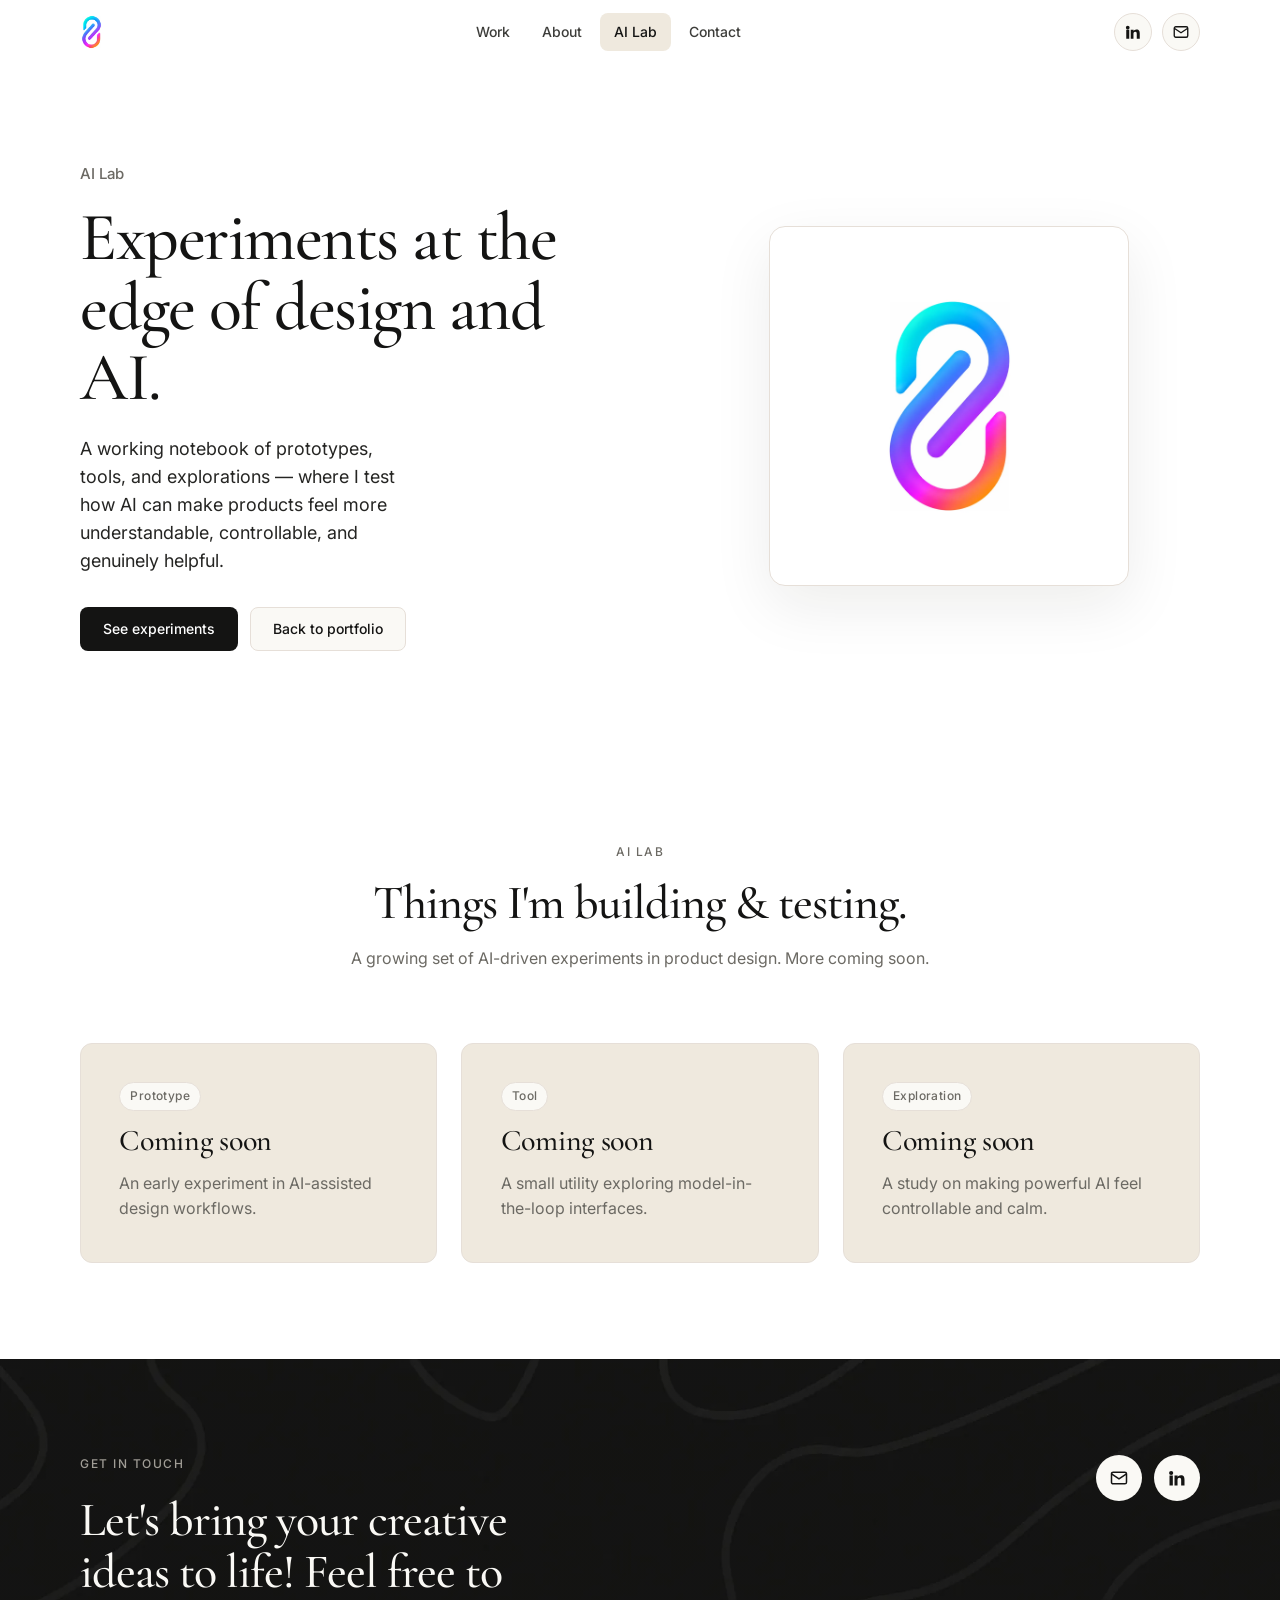
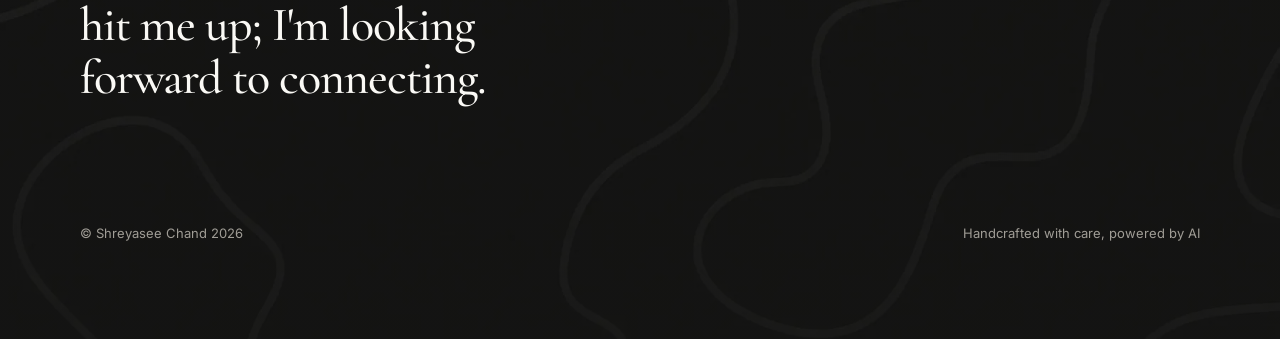
<file: ai-lab.html>
<!DOCTYPE html>
<html lang="en">
<head>
  <meta charset="UTF-8" />
  <meta name="viewport" content="width=device-width, initial-scale=1.0" />
  <title>Shreyasee Chand — AI Lab</title>
  <meta name="description" content="AI Lab — Shreyasee Chand's experiments in AI product design: prototypes, tools, and workflow explorations." />
  <!-- Favicon -->
  <link rel="icon" href="/favicon.ico" sizes="any" />
  <link rel="icon" type="image/png" sizes="32x32" href="/assets/img/favicon-32.png" />
  <link rel="icon" type="image/png" sizes="192x192" href="/assets/img/favicon-192.png" />
  <link rel="apple-touch-icon" href="/assets/img/apple-touch-icon.png" />
  <meta name="theme-color" content="#141413" />

  <!-- Social sharing (og:image is opaque PNG — no alpha for scrapers to flatten to white) -->
  <link rel="canonical" href="https://schand.co/ai-lab.html" />
  <meta property="og:type" content="website" />
  <meta property="og:site_name" content="Shreyasee Chand" />
  <meta property="og:url" content="https://schand.co/ai-lab.html" />
  <meta property="og:title" content="Shreyasee Chand — AI Lab" />
  <meta property="og:description" content="AI Lab — Shreyasee Chand's experiments in AI product design: prototypes, tools, and workflow explorations." />
  <meta property="og:image" content="https://schand.co/assets/img/og-image.png" />
  <meta property="og:image:type" content="image/png" />
  <meta property="og:image:width" content="1200" />
  <meta property="og:image:height" content="630" />
  <meta property="og:image:alt" content="Shreyasee Chand — Product Designer building trustworthy human–AI systems." />
  <meta name="twitter:card" content="summary_large_image" />
  <meta name="twitter:title" content="Shreyasee Chand — AI Lab" />
  <meta name="twitter:description" content="AI Lab — Shreyasee Chand's experiments in AI product design: prototypes, tools, and workflow explorations." />
  <meta name="twitter:image" content="https://schand.co/assets/img/og-image.png" />
  <meta name="twitter:image:alt" content="Shreyasee Chand — Product Designer building trustworthy human–AI systems." />

  <link rel="preconnect" href="https://fonts.googleapis.com" />
  <link rel="preconnect" href="https://fonts.gstatic.com" crossorigin />
  <link href="https://fonts.googleapis.com/css2?family=Cormorant+Garamond:wght@400;500;600&family=Inter:wght@400;500;600&family=JetBrains+Mono:wght@400;500&display=swap" rel="stylesheet" />

  <style>
    /* ============================================================
       TOKENS
       ============================================================ */
    :root {
      /* Primary CTA — black (coral removed for a minimal system) */
      --primary: #141413;
      --primary-active: #3d3d3a;
      --primary-disabled: #e6dfd8;
      --success: #5db872;

      /* Text */
      --ink: #141413;
      --body: #3d3d3a;
      --body-strong: #252523;
      --muted: #6c6a64;
      --muted-soft: #8e8b82;
      --on-primary: #ffffff;
      --on-dark: #faf9f5;
      --on-dark-soft: #a09d96;

      /* Surface */
      --canvas: #faf9f5;
      --surface-soft: #f5f0e8;
      --surface-card: #efe9de;
      --surface-cream-strong: #e8e0d2;
      --surface-dark: #181715;
      --surface-dark-elevated: #252320;
      --surface-dark-soft: #1f1e1b;
      --hairline: #e6dfd8;
      --hairline-soft: #ebe6df;

      /* Radius */
      --r-xs: 4px;  --r-sm: 6px;  --r-md: 8px;
      --r-lg: 12px; --r-xl: 16px; --r-pill: 9999px;

      /* Spacing */
      --s-xxs: 4px; --s-xs: 8px;  --s-sm: 12px; --s-md: 16px;
      --s-lg: 24px; --s-xl: 32px; --s-xxl: 48px; --s-section: 96px;

      /* Type families */
      --font-display: "Cormorant Garamond", "EB Garamond", "Tiempos Headline", Garamond, "Times New Roman", serif;
      --font-body: "Inter", -apple-system, BlinkMacSystemFont, "Segoe UI", Roboto, sans-serif;
      --font-mono: "JetBrains Mono", ui-monospace, monospace;
    }

    /* ============================================================
       BASE
       ============================================================ */
    *, *::before, *::after { box-sizing: border-box; margin: 0; padding: 0; }
    html { scroll-behavior: smooth; }
    body {
      background: var(--canvas);
      color: var(--body);
      font-family: var(--font-body);
      font-size: 16px;
      line-height: 1.55;
      -webkit-font-smoothing: antialiased;
      text-rendering: optimizeLegibility;
    }
    img { max-width: 100%; display: block; }
    a { color: inherit; text-decoration: none; }

    .wrap { max-width: 1200px; margin: 0 auto; padding-inline: 40px; }

    /* Display face — Copernicus substitute. Weight 500, negative tracking (non-negotiable per doc). */
    .display-xl, .display-lg, .display-md, .display-sm {
      font-family: var(--font-display);
      font-weight: 500;
      color: var(--ink);
    }
    .display-xl { font-size: clamp(40px, 6.4vw, 68px); line-height: 1.03; letter-spacing: -1.5px; }
    .display-lg { font-size: clamp(34px, 4.6vw, 48px); line-height: 1.1; letter-spacing: -1px; }
    .display-md { font-size: clamp(28px, 3.4vw, 38px); line-height: 1.15; letter-spacing: -0.5px; }
    .display-sm { font-size: clamp(24px, 2.6vw, 30px); line-height: 1.2; letter-spacing: -0.3px; }

    .eyebrow {
      font-family: var(--font-body);
      font-size: 12px; font-weight: 500; letter-spacing: 1.5px;
      text-transform: uppercase; color: var(--muted);
    }

    .lead { font-size: 18px; line-height: 1.55; color: var(--body-strong); }

    /* ============================================================
       BUTTONS
       ============================================================ */
    .btn {
      display: inline-flex; align-items: center; justify-content: center; gap: 8px;
      font-family: var(--font-body); font-size: 14px; font-weight: 500; line-height: 1;
      height: 44px; padding: 0 22px; border-radius: var(--r-md);
      border: 1px solid transparent; cursor: pointer;
      transition: background-color .18s ease, border-color .18s ease, color .18s ease;
    }
    .btn--primary { background: var(--primary); color: var(--on-primary); }
    .btn--primary:active { background: var(--primary-active); }
    .btn--secondary { background: var(--canvas); color: var(--ink); border-color: var(--hairline); }
    .btn--secondary:active { border-color: var(--muted-soft); }
    .btn--on-coral { background: var(--canvas); color: var(--ink); }
    .btn--on-coral:active { background: var(--surface-cream-strong); }
    .btn--on-dark { background: var(--surface-dark-elevated); color: var(--on-dark); }

    .textlink {
      display: inline-flex; align-items: center; gap: 6px;
      color: var(--primary); font-weight: 500; font-size: 15px;
    }
    .textlink .arrow { transition: transform .2s ease; }
    .textlink:hover .arrow { transform: translateX(4px); }
    .textlink--on-dark { color: var(--on-dark); }

    /* ============================================================
       SPIKE MARK (Anthropic 4-spoke radial glyph, redrawn)
       ============================================================ */
    .spike { width: 20px; height: 20px; flex: none; }
    .spike path { fill: currentColor; }

    /* ============================================================
       TOP NAV  (top-nav: cream, 64px, flat)
       ============================================================ */
    /* White nav: solid at the top, frosted-translucent once scrolled so content
       shows through it (never solid white on scroll). */
    .nav {
      position: sticky; top: 0; z-index: 50;
      background: #ffffff; border-bottom: 1px solid transparent;
      transition: background .25s ease, border-color .25s ease, backdrop-filter .25s ease;
    }
    .nav.scrolled {
      background: rgba(255,255,255,.62);
      -webkit-backdrop-filter: saturate(180%) blur(14px);
      backdrop-filter: saturate(180%) blur(14px);
      border-bottom-color: var(--hairline);
    }
    .nav__inner { display: flex; align-items: center; justify-content: space-between; height: 64px; }
    .brand { display: inline-flex; align-items: center; gap: 9px; color: var(--ink); font-weight: 600; font-size: 17px; letter-spacing: -0.2px; }
    .brand__logo { height: 36px; width: auto; display: block; }
    .nav__menu { display: flex; gap: 4px; }
    .nav__link {
      font-size: 14px; font-weight: 500; color: var(--body); padding: 8px 14px;
      border-radius: var(--r-md); transition: background-color .15s ease, color .15s ease;
    }
    .nav__link:hover { background: var(--surface-card); color: var(--ink); }
    .nav__right { display: flex; align-items: center; gap: 10px; }
    .nav__icon {
      width: 38px; height: 38px; border-radius: var(--r-pill);
      display: inline-flex; align-items: center; justify-content: center;
      background: var(--canvas); border: 1px solid var(--hairline); color: var(--ink);
      transition: background-color .15s ease;
    }
    .nav__icon:hover { background: var(--surface-card); }
    /* "Say hello" — same treatment as the LinkedIn icon button (bordered pill) */
    .nav__pill {
      height: 38px; padding: 0 16px; border-radius: var(--r-pill);
      display: inline-flex; align-items: center; gap: 7px;
      background: var(--canvas); border: 1px solid var(--hairline); color: var(--ink);
      font-size: 14px; font-weight: 500; transition: background-color .15s ease;
    }
    .nav__pill:hover { background: var(--surface-card); }
    .nav__burger { display: none; background: none; border: 0; color: var(--ink); cursor: pointer; }

    /* ============================================================
       HERO  (hero-band: 6/6 split, 96px vertical rhythm)
       ============================================================ */
    /* White canvas behind the intro + hero image (this version only) */
    .hero { padding-block: clamp(56px, 9vw, var(--s-section)); background-color: #ffffff; }
    .hero__grid { display: grid; grid-template-columns: 1.05fr .95fr; gap: 64px; align-items: center; }
    .hero__hi { color: var(--muted); font-weight: 500; font-size: 15px; margin-bottom: 18px; display: inline-flex; align-items: center; gap: 8px; }
    .hero__hi .spike { color: var(--ink); }
    .hero h1 { margin-bottom: 22px; }
    .hero__sub { max-width: 30ch; margin-bottom: 32px; }
    .hero__cta { display: flex; gap: 12px; flex-wrap: wrap; }

    /* Hero photo loads with the framer-motion clip-path reveal ("circOut", 1.2s):
       wipes in from the right and rests as an angled parallelogram (right edge stays
       aligned with the nav buttons; the diagonal cut falls on the left over cream). */
    .hero__card {
      position: relative; overflow: hidden; aspect-ratio: 4 / 5;
      clip-path: polygon(25% 0, 100% 0, 100% 100%, 0% 100%);
      animation: heroReveal 1.2s cubic-bezier(0, 0.55, 0.45, 1) both;
    }
    /* Nudge the photo ~1/16 to the left within its frame to crop out the plane wires */
    .hero__card img { width: 100%; height: 100%; object-fit: cover; object-position: 56.25% center; }
    @keyframes heroReveal {
      from { clip-path: polygon(100% 0, 100% 0, 100% 100%, 100% 100%); }
      to   { clip-path: polygon(25% 0, 100% 0, 100% 100%, 0% 100%); }
    }
    .hero__badge {
      position: absolute; left: 16px; bottom: 16px;
      background: rgba(255,255,255,.82); backdrop-filter: blur(6px); color: var(--ink);
      font-size: 12px; font-weight: 500; letter-spacing: .3px;
      padding: 7px 13px; border-radius: var(--r-pill);
    }
    /* Overlay copy of eyebrow + headline — shown only on mobile (see responsive) */
    .hero__overlay { display: none; }

    /* ============================================================
       FOLD — first screen = high-level intro (hero) with the brand
       strip pinned to the bottom of the viewport. Next scroll lands
       on the full-screen About Me.
       ============================================================ */
    /* subtract the 64px sticky nav (+ a small buffer) so the strip's bottom
       lands fully ABOVE the fold */
    .fold { min-height: calc(100svh - 72px); display: flex; flex-direction: column; }
    .fold .hero { flex: 1 1 auto; min-height: 0; display: flex; flex-direction: column; justify-content: center; padding-block: clamp(18px, 3vh, 44px); }
    /* the hero photo FILLS the available fold height (instead of a fixed aspect)
       so the whole fold — hero + brand strip — always fits within one screen */
    .fold .hero__grid { flex: 1 1 auto; min-height: 0; align-items: stretch; }
    .fold .hero__text { align-self: center; }
    .fold .hero__media { min-height: 0; }
    .fold .hero__card { aspect-ratio: auto; height: 100%; }
    .fold .clients { flex: 0 0 auto; }
    /* The detailed About Me fills the screen as the next scroll target */
    .aboutme { min-height: 100svh; display: flex; flex-direction: column; justify-content: center; }
    /* Web view: the hero photo bleeds to the very top & bottom of its section
       (no vertical padding); the text column stays vertically centered. */
    @media (min-width: 901px) {
      .fold .hero { padding-block: 0; }
    }

    /* ============================================================
       LOGO MARQUEE  (muted logos on cream)
       ============================================================ */
    .clients { padding-block: 44px; border-block: 1px solid var(--hairline-soft); background-color: #ffffff; }
    .clients__label { text-align: left; margin-bottom: 22px; }
    /* Auto-scroll carousel (Logos3 pattern, ported natively): continuous scroll
       with soft left/right edge-fade masks so logos dissolve at the boundaries. */
    .marquee { position: relative; overflow-x: clip; overflow-y: visible; }
    .marquee__track { display: flex; align-items: center; gap: 72px; width: max-content; animation: marquee 42s linear infinite; }
    /* Hover anywhere over the strip pauses the infinite scroll */
    .marquee:hover .marquee__track { animation-play-state: paused; }
    /* edge fades — mirror the shadcn Logos3 `from-background to-transparent` gradients */
    .marquee::before, .marquee::after {
      content: ""; position: absolute; top: 0; bottom: 0; z-index: 4;
      width: clamp(48px, 8vw, 110px); pointer-events: none;
    }
    .marquee::before { left: 0; background: linear-gradient(to right, #ffffff, rgba(255,255,255,0)); }
    .marquee::after { right: 0; background: linear-gradient(to left, #ffffff, rgba(255,255,255,0)); }
    .logo { position: relative; display: inline-flex; align-items: center; justify-content: center; }
    /* Per-logo optical sizing: bold marks smaller, light wordmarks taller, so every
       brand carries equal visual weight on ONE centered line (no more up/down wave). */
    .logo img { width: auto; display: block; height: 28px; }
    .logo[data-name="IBM"] img         { height: 22px; }
    .logo[data-name="Intuit"] img      { height: 24px; }
    .logo[data-name="Cisco"] img       { height: 24px; }
    .logo[data-name="Travelocity"] img { height: 28px; }
    .logo[data-name="QuickBooks"] img  { height: 34px; }
    /* These marks carry heavy internal padding in their source files, so they
       render small — doubled here so they read at the same weight as the rest. */
    .logo[data-name="Expedia"] img     { height: 60px; }
    .logo[data-name="Hotels.com"] img  { height: 60px; }
    .logo[data-name="Symantec"] img    { height: 60px; }
    .logo[data-name="ChargePoint"] img { height: 64px; }
    .logo[data-name="Chewy"] img       { height: 68px; }
    /* Brand-name tooltip on hover (replaces the old opacity fade) */
    .logo::after {
      content: attr(data-name);
      position: absolute; left: 50%; bottom: calc(100% + 12px);
      transform: translateX(-50%) translateY(4px);
      background: #ffffff; color: var(--ink); border: 1px solid var(--hairline);
      box-shadow: 0 4px 14px rgba(20,20,19,.10);
      font-size: 12px; font-weight: 500; letter-spacing: .2px;
      padding: 5px 10px; border-radius: var(--r-md); white-space: nowrap;
      opacity: 0; pointer-events: none;
      transition: opacity .15s ease, transform .15s ease; z-index: 5;
    }
    .logo::before {
      content: ""; position: absolute; left: 50%; bottom: calc(100% + 7px);
      transform: translateX(-50%) translateY(4px);
      border: 5px solid transparent; border-top-color: #ffffff;
      opacity: 0; pointer-events: none;
      transition: opacity .15s ease, transform .15s ease; z-index: 5;
    }
    .logo:hover::after, .logo:hover::before { opacity: 1; transform: translateX(-50%) translateY(0); }
    @keyframes marquee { to { transform: translateX(-50%); } }

    /* ============================================================
       SELECTED WORK  (alternating cream-card / dark-mockup bands)
       ============================================================ */
    .work { padding-block: var(--s-section); background-color: #ffffff; }
    .section-head { max-width: 640px; margin: 0 auto clamp(40px, 6vw, 72px); text-align: center; }
    .section-head .eyebrow { display: block; margin-bottom: 16px; }
    .section-head p { margin-top: 16px; color: var(--muted); }

    .case { position: relative; background-color: var(--card, var(--surface-card)); border: 1px solid var(--hairline); border-radius: var(--r-lg); overflow: hidden; margin-bottom: 24px; }
    .case__inner { position: relative; z-index: 1; display: grid; grid-template-columns: 1fr 1fr; align-items: center; gap: clamp(24px, 4vw, 56px); }
    .case__body { padding: clamp(32px, 4vw, 56px); }
    .case__media { align-self: stretch; display: flex; align-items: center; justify-content: center; padding: clamp(24px, 3vw, 40px); min-height: 340px; }
    .case__media img { width: 100%; max-width: 520px; object-fit: contain; }
    .case .eyebrow { display: block; margin-bottom: 14px; }
    .case__title { margin-bottom: 14px; }
    .case__desc { max-width: 42ch; margin-bottom: 24px; }

    /* Topographic texture (Bgnd.webp) behind every image panel, multiplied over the card's
       own colour so each keeps its round-robin tone; crop offset per card so no two match. */
    .case--light .case__media,
    .case--deep .case__media {
      background-color: var(--card, var(--surface-card));
      background-image: url("assets/img/Bgnd.webp");
      background-size: cover; background-repeat: no-repeat;
      background-blend-mode: multiply;
    }
    .case:nth-of-type(1) .case__media { background-position: left top; }
    .case:nth-of-type(2) .case__media { background-position: right center; }
    .case:nth-of-type(3) .case__media { background-position: center top; }
    .case:nth-of-type(4) .case__media { background-position: left bottom; }
    .case:nth-of-type(5) .case__media { background-position: right bottom; }
    .case:nth-of-type(6) .case__media { background-position: 35% 65%; }

    .case--deep .case__title { color: var(--on-dark); }
    .case--deep .eyebrow { color: rgba(250,249,245,.62); }
    .case--deep .case__desc { color: rgba(250,249,245,.80); }
    .case--deep .case__media { background: rgba(255,255,255,.05); }

    /* even rows flip image to the left for editorial rhythm */
    .case:nth-child(even) .case__media { order: -1; }

    /* ============================================================
       ABOUT  (editorial 2-col)
       ============================================================ */
    .about { padding-block: var(--s-section); background-color: var(--surface-soft); border-block: 1px solid var(--hairline-soft); }
    .about__grid { display: grid; grid-template-columns: 1.1fr .9fr; gap: clamp(40px, 6vw, 80px); align-items: center; }
    .about .eyebrow { display: block; margin-bottom: 18px; }
    .about h2 { margin-bottom: 24px; max-width: 16ch; }
    .about__body p { margin-bottom: 18px; max-width: 60ch; }
    .about__body p:last-child { margin-bottom: 0; }
    .about__media { border-radius: var(--r-xl); overflow: hidden; border: 1px solid var(--hairline); aspect-ratio: 4/5; background: var(--surface-card); }
    .about__media img { width: 100%; height: 100%; object-fit: cover; }

    /* ============================================================
       ABOUT ME  (bio + self-scrolling gallery)
       ============================================================ */
    .aboutme { padding-block: var(--s-section); background-color: var(--surface-soft); border-block: 1px solid var(--hairline-soft); }
    .aboutme__grid { display: grid; grid-template-columns: 1.05fr .95fr; gap: clamp(40px, 6vw, 72px); align-items: center; }
    .aboutme .eyebrow { display: block; margin-bottom: 18px; }
    .aboutme h2 { margin-bottom: 22px; max-width: 15ch; }
    .aboutme__body p { margin-bottom: 18px; max-width: 56ch; color: var(--body); }
    .aboutme__body p:last-child { margin-bottom: 0; }
    .aboutme__stats { display: flex; gap: 40px; margin-top: 30px; flex-wrap: wrap; }
    .aboutme__stat .n { font-family: var(--font-display); font-weight: 500; font-size: 34px; line-height: 1; color: var(--ink); letter-spacing: -0.5px; }
    .aboutme__stat .l { font-size: 13px; color: var(--muted); margin-top: 8px; max-width: 16ch; }
    .aboutme__cta { margin-top: 30px; }

    /* Grouped self-scrolling gallery — 3-column masonry per group, all scroll up together */
    .gallery {
      position: relative; height: 600px; overflow: hidden;
      -webkit-mask-image: linear-gradient(to bottom, transparent, #000 7%, #000 93%, transparent);
              mask-image: linear-gradient(to bottom, transparent, #000 7%, #000 93%, transparent);
    }
    .g-track { will-change: transform; animation: gscroll 60s linear infinite; }
    .gallery:hover .g-track { animation-play-state: paused; }
    @keyframes gscroll { from { transform: translateY(0); } to { transform: translateY(-50%); } }
    .g-group { margin-top: 26px; }
    .g-heading { font-size: 11px; font-weight: 600; letter-spacing: 1.6px; text-transform: uppercase; color: var(--muted); margin: 0 2px 12px; }
    .g-masonry { column-count: 3; column-gap: 8px; }
    .g-item { position: relative; break-inside: avoid; margin-bottom: 8px; border-radius: 10px; overflow: hidden; }
    /* Warm editorial grade — gently desaturates + warms every photo so the mixed set
       reads as one cohesive system on the cream canvas (Claude visual style). */
    .g-item img { display: block; width: 100%; height: auto; filter: saturate(0.86) sepia(0.12) contrast(0.97) brightness(1.02); }
    /* faint warm wash to unify colour temperature */
    .g-item::after { content: ""; position: absolute; inset: 0; background: #cc785c; opacity: 0.05; mix-blend-mode: multiply; pointer-events: none; }
    /* A single "resting" photo group (e.g. Home) fills the full gallery column width */
    .g-masonry--single { column-count: 1; }
    /* Caption beneath the self-scrolling gallery */
    .gallery__caption { text-align: center; font-size: 13px; color: var(--muted); margin-top: 16px; }

    /* ============================================================
       CORAL CALLOUT CTA  (callout-card-coral / cta-band-coral)
       ============================================================ */
    .cta { padding-block: var(--s-section); background-color: var(--canvas); }
    .cta__card {
      background: var(--surface-card); color: var(--ink);
      border: 1px solid var(--hairline);
      border-radius: var(--r-lg); padding: clamp(40px, 6vw, 72px);
      text-align: center;
    }
    .cta__card h2 { color: var(--ink); margin: 0 auto 18px; max-width: 20ch; }
    .cta__card p { color: var(--muted); max-width: 46ch; margin: 0 auto 32px; font-size: 17px; }

    /* ============================================================
       FOOTER  (dark, never inverts)
       ============================================================ */
    /* Dark footer with topographic FooterBgnd texture */
    .footer {
      position: relative; isolation: isolate;
      background-color: #141413;
      background-image: url("assets/img/FooterBgnd.webp");
      background-size: cover; background-position: center;
      color: var(--on-dark);
      padding-block: clamp(56px, 8vw, 96px);
      overflow: hidden;
    }
    .footer::before { content: ""; position: absolute; inset: 0; z-index: 0; background: linear-gradient(180deg, rgba(20,20,19,.30), rgba(20,20,19,.62)); }
    .footer .wrap { position: relative; z-index: 1; }
    .footer__top { display: flex; justify-content: space-between; align-items: flex-start; gap: 40px; flex-wrap: wrap; padding-bottom: clamp(40px, 6vw, 64px); }
    .footer__eyebrow { color: var(--on-dark-soft); display: block; margin-bottom: 20px; }
    .footer__headline { color: var(--on-dark); max-width: 20ch; margin-bottom: 26px; }
    .footer__mail { display: inline-flex; align-items: center; gap: 8px; font-size: 16px; font-weight: 500; color: var(--on-dark); border-bottom: 1px solid rgba(250,249,245,.32); padding-bottom: 3px; transition: border-color .2s ease; }
    .footer__mail .arrow { transition: transform .2s ease; }
    .footer__mail:hover { border-color: var(--on-dark); }
    .footer__mail:hover .arrow { transform: translateX(4px); }
    .footer__social { display: flex; gap: 12px; flex: none; }
    .footer__icon { width: 46px; height: 46px; border-radius: var(--r-pill); display: inline-flex; align-items: center; justify-content: center; background: #faf9f5; color: #141413; transition: transform .2s ease, background-color .2s ease; }
    .footer__icon:hover { transform: translateY(-2px); background: #ffffff; }
    .footer__icon svg { width: 20px; height: 20px; }
    .footer__icon, .nav__icon { position: relative; }
    .copy-tip { position: absolute; right: 0; white-space: nowrap; padding: 9px 13px; border-radius: 10px; font-size: 12.5px; line-height: 1; font-weight: 500; box-shadow: 0 14px 34px rgba(0,0,0,.30); opacity: 0; pointer-events: none; transition: opacity .18s ease, transform .18s ease; z-index: 80; }
    .copy-tip::after { content: ""; position: absolute; right: 16px; border: 6px solid transparent; }
    .footer__icon .copy-tip { bottom: calc(100% + 12px); background: #faf9f5; color: #141413; border: 1px solid rgba(20,20,19,.08); transform: translateY(6px); }
    .footer__icon .copy-tip::after { top: 100%; border-top-color: #faf9f5; }
    .nav__icon .copy-tip { top: calc(100% + 12px); background: #141413; color: #faf9f5; transform: translateY(-6px); }
    .nav__icon .copy-tip::after { bottom: 100%; border-bottom-color: #141413; }
    .is-copied .copy-tip { opacity: 1; transform: translateY(0); }
    @media (prefers-reduced-motion: reduce) { .copy-tip { transform: none; } }
    .footer__bottom { display: flex; justify-content: space-between; align-items: center; gap: 16px 28px; flex-wrap: wrap; padding-top: 28px; font-size: 13px; color: var(--on-dark-soft); }
    .footer__brand { display: inline-flex; align-items: center; gap: 9px; color: var(--on-dark); font-weight: 600; font-size: 16px; }
    .footer__brand .spike { color: var(--on-dark); }
    .footer__links { display: flex; gap: 24px; flex-wrap: wrap; }
    .footer__links a { color: var(--on-dark-soft); transition: color .15s ease; }
    .footer__links a:hover { color: var(--on-dark); }

    /* ============================================================
       REVEAL ANIMATION
       ============================================================ */
    .reveal { opacity: 0; transform: translateY(16px); transition: opacity .7s ease, transform .7s ease; transition-delay: var(--d, 0ms); }
    .reveal.in { opacity: 1; transform: none; }
    @media (prefers-reduced-motion: reduce) {
      .reveal { opacity: 1; transform: none; }
      .marquee__track { animation: none; }
      .g-track { animation: none; }
      .hero__card { animation: none; } /* rests at final clip-path, no motion */
      html { scroll-behavior: auto; }
    }

    /* ============================================================
       RESPONSIVE  (breakpoints per doc)
       ============================================================ */
    @media (max-width: 1024px) {
      .hero__grid { gap: 40px; }
      .footer__cols { gap: 48px; }
    }
    @media (max-width: 900px) {
      .wrap { padding-inline: 28px; }
      .nav__menu { display: none; }
      .nav__burger { display: inline-flex; }
      /* FULL-BLEED mobile hero: photo spans edge-to-edge (breaks out of the
         padded wrap); eyebrow + headline overlay it; sub + CTAs sit below. */
      .hero { padding-top: 0; overflow-x: clip; }
      .hero__grid { grid-template-columns: 1fr; gap: 28px; }
      .hero__media { order: -1; width: 100vw; margin-left: calc(50% - 50vw); }
      .hero__card {
        clip-path: none; animation: none; border: 0; border-radius: 0;
        max-width: none; margin: 0; width: 100%; aspect-ratio: 3 / 4;
      }
      /* long, gradual scrim so BOTH the eyebrow and headline read on the photo */
      .hero__card::after {
        content: ""; position: absolute; inset: 0; z-index: 1; pointer-events: none;
        background: linear-gradient(180deg, transparent 24%, rgba(20,20,19,.34) 46%, rgba(20,20,19,.64) 66%, rgba(20,20,19,.9) 100%);
      }
      .hero__overlay {
        display: flex; flex-direction: column; gap: 10px;
        position: absolute; left: 0; right: 0; bottom: 0; z-index: 2;
        padding: 24px 28px 30px;
      }
      .hero__hi--ov { color: #ffffff; margin: 0; text-shadow: 0 1px 10px rgba(0,0,0,.6); }
      .hero__hi--ov .spike { color: #fff; }
      .hero__title--ov { font-family: var(--font-display); font-weight: 500; color: #fff; font-size: clamp(30px, 9vw, 44px); line-height: 1.06; letter-spacing: -0.6px; text-shadow: 0 2px 16px rgba(0,0,0,.45); }
      /* hide the in-flow eyebrow; keep the real <h1> for AT but visually hidden */
      .hero__text > .hero__hi { display: none; }
      .hero__text > h1 { position: absolute; width: 1px; height: 1px; padding: 0; margin: -1px; overflow: hidden; clip: rect(0 0 0 0); white-space: nowrap; border: 0; }
      .hero h1 { margin-bottom: 0; }
      .hero__sub { margin-top: 4px; }
      /* In the FOLD on mobile, cap the photo height (name still overlaid on it) so
         the sub-copy stays visible below it, with the brand strip beneath that. */
      .fold .hero { padding: 0; }
      .fold .hero__grid { grid-template-rows: auto auto; gap: 0; }
      .fold .hero__media { height: 48svh; }
      .fold .hero__card { aspect-ratio: auto; height: 100%; }
      .fold .hero__sub { display: block; margin: 18px 0 0; }
      .case__inner { grid-template-columns: 1fr; }
      /* every card: image panel on top, text section below on WHITE */
      .case__media { order: -1; min-height: 0; }
      .case__body { padding: 32px; background: #ffffff; }
      .aboutme__grid { grid-template-columns: 1fr; }
      .gallery { height: 460px; max-width: 520px; }
      .about__grid { grid-template-columns: 1fr; }
      .about__media { max-width: 420px; }
    }
    @media (max-width: 560px) {
      .wrap { padding-inline: 20px; }
      .hero__cta .btn { flex: 1 1 auto; }
      .footer__top { flex-direction: column; }
    }

    /* mobile sheet */
    .sheet { position: fixed; inset: 0; z-index: 60; background: var(--canvas); transform: translateY(-100%); transition: transform .3s ease; padding: 24px 28px; display: flex; flex-direction: column; }
    .sheet.open { transform: none; }
    .sheet__head { display: flex; justify-content: space-between; align-items: center; height: 40px; margin-bottom: 40px; }
    .sheet a.nav__link { font-family: var(--font-display); font-weight: 500; font-size: 34px; letter-spacing: -1px; color: var(--ink); padding: 14px 0; border-bottom: 1px solid var(--hairline-soft); border-radius: 0; }
    .sheet a.nav__link:hover { background: none; }
    .sheet__close { background: none; border: 0; color: var(--ink); cursor: pointer; font-size: 28px; line-height: 1; }

    /* ============================================================
       AI LAB PAGE
       ============================================================ */
    .nav__link--active { background: var(--surface-card); color: var(--ink); }
    .hero__grid--lab { align-items: center; }
    .hero__media--lab { display: flex; align-items: center; justify-content: center; }
    /* New logo sits in a soft framed tile so the gradient mark reads on white */
    .lab-logo {
      width: min(360px, 78%); aspect-ratio: 1; padding: 12%;
      display: flex; align-items: center; justify-content: center;
      background: #ffffff; border: 1px solid var(--hairline); border-radius: var(--r-xl);
      box-shadow: 0 20px 60px rgba(20,20,19,.08);
    }
    .lab-logo img { width: 100%; height: 100%; object-fit: contain; }
    .lab-grid { display: grid; grid-template-columns: repeat(3, 1fr); gap: 24px; }
    .lab-card {
      background: var(--surface-card); border: 1px solid var(--hairline); border-radius: var(--r-lg);
      padding: clamp(28px, 3vw, 40px); display: flex; flex-direction: column; gap: 12px; min-height: 220px;
    }
    .lab-card__tag {
      align-self: flex-start; font-size: 12px; font-weight: 500; letter-spacing: .4px; color: var(--muted);
      background: var(--canvas); border: 1px solid var(--hairline); padding: 4px 10px; border-radius: var(--r-pill);
    }
    .lab-card h3 { color: var(--ink); }
    .lab-card p { color: var(--muted); max-width: 34ch; }
    @media (max-width: 900px) {
      .lab-grid { grid-template-columns: 1fr; }
      .hero__grid--lab { grid-template-columns: 1fr; }
      .hero__media--lab { order: -1; }
      .lab-logo { width: min(240px, 60%); margin: 0 auto; }
    }
  </style>
</head>
<body id="top">

  <!-- ============ NAV ============ -->
  <header class="nav">
    <div class="wrap nav__inner">
      <a class="brand" href="#top" aria-label="Shreyasee Chand — home">
        <img class="brand__logo" src="assets/img/logos/ai-lab-logo.webp" alt="Shreyasee Chand — AI Lab" />
      </a>

      <nav class="nav__menu" aria-label="Primary">
        <a class="nav__link" href="index.html#work">Work</a>
        <a class="nav__link" href="index.html#about">About</a>
        <a class="nav__link nav__link--active" href="#top" aria-current="page">AI Lab</a>
        <a class="nav__link" href="#contact">Contact</a>
      </nav>

      <div class="nav__right">
        <a class="nav__icon" href="https://www.linkedin.com/in/shreyasee-chand-67780a19/" target="_blank" rel="noopener" aria-label="LinkedIn">
          <svg viewBox="0 0 24 24" width="18" height="18" aria-hidden="true"><path fill="currentColor" d="M4.98 3.5a2.5 2.5 0 1 1 0 5 2.5 2.5 0 0 1 0-5ZM3 9h4v12H3V9Zm6 0h3.8v1.7h.05c.53-1 1.83-2.05 3.77-2.05C20.4 8.65 21 11 21 14.1V21h-4v-6.1c0-1.46-.03-3.33-2.03-3.33-2.03 0-2.34 1.58-2.34 3.22V21H9V9Z"/></svg>
        </a>
        <a class="nav__icon nav__icon--email" data-email-copy href="mailto:shreyaseechand@gmail.com" aria-label="Email Shreyasee"><svg viewBox="0 0 24 24" width="18" height="18" fill="none" stroke="currentColor" stroke-width="1.8" aria-hidden="true"><rect x="3" y="5" width="18" height="14" rx="2"/><path d="m3 7 9 6 9-6"/></svg><span class="copy-tip" role="status" aria-live="polite"></span></a>
        <button class="nav__burger" aria-label="Open menu" onclick="document.getElementById('sheet').classList.add('open')">
          <svg width="24" height="24" viewBox="0 0 24 24" fill="none" stroke="currentColor" stroke-width="2"><line x1="3" y1="7" x2="21" y2="7"/><line x1="3" y1="12" x2="21" y2="12"/><line x1="3" y1="17" x2="21" y2="17"/></svg>
        </button>
      </div>
    </div>
  </header>

  <!-- mobile sheet -->
  <div class="sheet" id="sheet">
    <div class="sheet__head">
      <span class="brand"><img class="brand__logo" src="assets/img/logos/PortfolioLogo1.gif" alt="Shreyasee Chand" /></span>
      <button class="sheet__close" aria-label="Close menu" onclick="document.getElementById('sheet').classList.remove('open')">&times;</button>
    </div>
    <a class="nav__link" href="index.html#work">Work</a>
    <a class="nav__link" href="index.html#about">About</a>
    <a class="nav__link nav__link--active" href="#top" aria-current="page" onclick="document.getElementById('sheet').classList.remove('open')">AI Lab</a>
    <a class="nav__link" href="#contact" onclick="document.getElementById('sheet').classList.remove('open')">Contact</a>
  </div> 

  <main>
    <!-- ============ HERO ============ -->
    <section class="hero">
      <div class="wrap hero__grid hero__grid--lab">
        <div class="hero__text">
          <p class="hero__hi reveal">AI Lab</p>
          <h1 class="display-xl reveal" style="--d:80ms">Experiments at the edge of design and AI.</h1>
          <p class="hero__sub lead reveal" style="--d:180ms">A working notebook of prototypes, tools, and explorations — where I test how AI can make products feel more understandable, controllable, and genuinely helpful.</p>
          <div class="hero__cta reveal" style="--d:260ms">
            <a class="btn btn--primary" href="#experiments">See experiments</a>
            <a class="btn btn--secondary" href="index.html">Back to portfolio</a>
          </div>
        </div>
        <div class="hero__media hero__media--lab">
          <div class="lab-logo reveal" style="--d:120ms">
            <img src="assets/img/logos/ai-lab-logo.webp" alt="AI Lab" />
          </div>
        </div>
      </div>
    </section>

    <!-- ============ EXPERIMENTS ============ -->
    <section class="work" id="experiments">
      <div class="wrap">
        <div class="section-head reveal">
          <span class="eyebrow">AI Lab</span>
          <h2 class="display-lg">Things I'm building &amp; testing.</h2>
          <p>A growing set of AI-driven experiments in product design. More coming soon.</p>
        </div>

        <div class="lab-grid">
          <article class="lab-card reveal">
            <span class="lab-card__tag">Prototype</span>
            <h3 class="display-sm">Coming soon</h3>
            <p>An early experiment in AI-assisted design workflows.</p>
          </article>
          <article class="lab-card reveal" style="--d:80ms">
            <span class="lab-card__tag">Tool</span>
            <h3 class="display-sm">Coming soon</h3>
            <p>A small utility exploring model-in-the-loop interfaces.</p>
          </article>
          <article class="lab-card reveal" style="--d:160ms">
            <span class="lab-card__tag">Exploration</span>
            <h3 class="display-sm">Coming soon</h3>
            <p>A study on making powerful AI feel controllable and calm.</p>
          </article>
        </div>
      </div>
    </section>
  </main>

  <!-- ============ FOOTER ============ -->
  <footer class="footer" id="contact">
    <div class="wrap">
      <div class="footer__top">
        <div class="footer__lead">
          <span class="eyebrow footer__eyebrow">Get in touch</span>
          <h2 class="display-lg footer__headline">Let's bring your creative ideas to life! Feel free to hit me up; I'm looking forward to connecting.</h2>
        </div>
        <div class="footer__social">
          <a class="footer__icon footer__icon--email" data-email-copy href="mailto:shreyaseechand@gmail.com" aria-label="Email Shreyasee">
            <svg viewBox="0 0 24 24" fill="none" stroke="currentColor" stroke-width="1.8" aria-hidden="true"><rect x="3" y="5" width="18" height="14" rx="2"/><path d="m3 7 9 6 9-6"/></svg>
          <span class="copy-tip" role="status" aria-live="polite"></span>
          </a>
          <a class="footer__icon" href="https://www.linkedin.com/in/shreyasee-chand-67780a19/" target="_blank" rel="noopener" aria-label="LinkedIn">
            <svg viewBox="0 0 24 24" aria-hidden="true"><path fill="currentColor" d="M4.98 3.5a2.5 2.5 0 1 1 0 5 2.5 2.5 0 0 1 0-5ZM3 9h4v12H3V9Zm6 0h3.8v1.7h.05c.53-1 1.83-2.05 3.77-2.05C20.4 8.65 21 11 21 14.1V21h-4v-6.1c0-1.46-.03-3.33-2.03-3.33-2.03 0-2.34 1.58-2.34 3.22V21H9V9Z"/></svg>
          </a>
        </div>
      </div>
      <div class="footer__bottom">
        <span>© Shreyasee Chand 2026</span>
        <span>Handcrafted with care, powered by AI</span>
      </div>
    </div>
  </footer>

  <script>
    // Scroll reveal
    const io = new IntersectionObserver((entries) => {
      entries.forEach(e => { if (e.isIntersecting) { e.target.classList.add('in'); io.unobserve(e.target); } });
    }, { threshold: 0.12, rootMargin: '0px 0px -8% 0px' });
    document.querySelectorAll('.reveal').forEach(el => io.observe(el));

    // Frost the top nav once the page scrolls, so content shows through it
    const nav = document.querySelector('.nav');
    const onScroll = () => nav.classList.toggle('scrolled', window.scrollY > 8);
    onScroll();
    window.addEventListener('scroll', onScroll, { passive: true });
  </script>
  <script>
  document.querySelectorAll('[data-email-copy]').forEach(function (link) {
    var tip = link.querySelector('.copy-tip');
    var email = (link.getAttribute('href') || '').replace(/^mailto:/, '').split('?')[0] || 'shreyaseechand@gmail.com';
    var hideTimer;
    function showTip() {
      if (tip) tip.textContent = 'Copied email address!';
      link.classList.add('is-copied');
      clearTimeout(hideTimer);
      hideTimer = setTimeout(function () { link.classList.remove('is-copied'); }, 2600);
    }
    function copyEmail() {
      try {
        if (navigator.clipboard && navigator.clipboard.writeText) { navigator.clipboard.writeText(email); }
        else {
          var ta = document.createElement('textarea');
          ta.value = email; ta.setAttribute('readonly', '');
          ta.style.position = 'fixed'; ta.style.opacity = '0';
          document.body.appendChild(ta); ta.select();
          document.execCommand('copy'); document.body.removeChild(ta);
        }
      } catch (e) {}
    }
    link.addEventListener('click', function (e) {
      // Never follow the mailto: link — on iOS without Apple Mail installed
      // it triggers a "Restore Mail?" App Store dialog. Copy instead.
      e.preventDefault();
      copyEmail();
      showTip();
    });
  });
  </script>
</body>
</html>
</file>
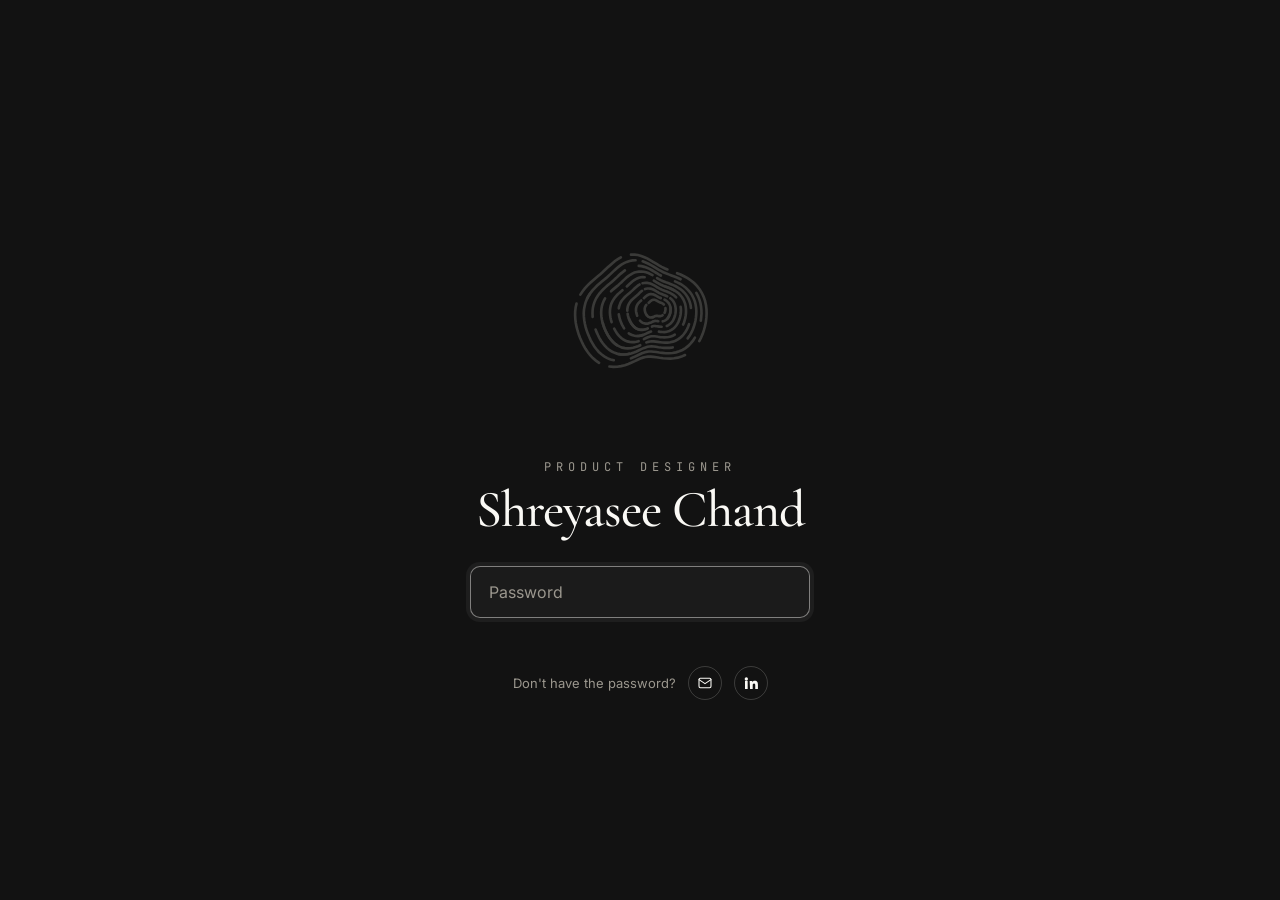
<file: password.html>
<!DOCTYPE html>
<html lang="en">
<head>
  <meta charset="UTF-8" />
  <meta name="viewport" content="width=device-width, initial-scale=1.0, interactive-widget=resizes-content" />
  <title>Shreyasee Chand — Enter password</title>
  <meta name="robots" content="noindex, nofollow" />
  <link rel="icon" href="/favicon.ico" sizes="any" />
  <link rel="icon" type="image/png" sizes="32x32" href="/assets/img/favicon-32.png" />
  <link rel="apple-touch-icon" href="/assets/img/apple-touch-icon.png" />
  <meta name="theme-color" content="#121212" />
  <link rel="preconnect" href="https://fonts.googleapis.com" />
  <link rel="preconnect" href="https://fonts.gstatic.com" crossorigin />
  <link href="https://fonts.googleapis.com/css2?family=Cormorant+Garamond:wght@400;500;600&family=Inter:wght@400;500;600&family=JetBrains+Mono:wght@400;500&display=swap" rel="stylesheet" />
  <style>
    :root {
      --bg: #121212;
      --on-dark: #faf9f5;
      --on-dark-soft: #9b978e;
      --hair: rgba(250,249,245,.18);
      --error: #c96156;
      --font-display: "Cormorant Garamond", "EB Garamond", Garamond, "Times New Roman", serif;
      --font-body: "Inter", -apple-system, BlinkMacSystemFont, "Segoe UI", Roboto, sans-serif;
      --font-mono: "JetBrains Mono", ui-monospace, monospace;
    }
    *, *::before, *::after { box-sizing: border-box; margin: 0; padding: 0; }
    html, body { height: 100%; }
    body {
      background: var(--bg); color: var(--on-dark);
      font-family: var(--font-body);
      -webkit-font-smoothing: antialiased; text-rendering: optimizeLegibility;
      min-height: 100dvh; display: flex; flex-direction: column;
    }
    .gate { flex: 1; display: flex; align-items: center; justify-content: center; padding: 48px 32px; }
    .card {
      width: 100%; max-width: 420px; text-align: center;
      display: flex; flex-direction: column; align-items: center;
      animation: rise 1s cubic-bezier(.2,.6,.2,1) both;
    }
    @keyframes rise { from { opacity:0; transform: translateY(14px) } to { opacity:1; transform:none } }

    /* rotated on the wrapper so the success pulse (scale on the svg) still works */
    .scan { width: 176px; margin-bottom: 30px; transform: rotate(-20deg); }
    .scan .scan__svg { width: 100%; height: auto; }

    .role {
      font-family: var(--font-mono); font-size: 12px; letter-spacing: 5px;
      text-transform: uppercase; color: var(--on-dark-soft); margin-bottom: 8px;
    }
    .name {
      font-family: var(--font-display); font-weight: 500;
      font-size: clamp(38px, 8vw, 52px); line-height: 1.02;
      letter-spacing: -1px; color: var(--on-dark); margin-bottom: 30px;
    }

    /* no button — the scan itself is the feedback; verification is automatic */
    .form {
      display: inline-flex; width: 100%; max-width: 340px;
      border: 1px solid var(--hair); border-radius: 10px;
      background: rgba(250,249,245,.04); overflow: hidden;
      transition: border-color .2s ease, box-shadow .2s ease;
    }
    .form:focus-within { border-color: rgba(250,249,245,.45); box-shadow: 0 0 0 4px rgba(250,249,245,.05); }
    .input {
      flex: 1; background: transparent; border: 0; outline: 0;
      color: var(--on-dark); font-family: var(--font-body);
      font-size: 16px; /* 16px minimum — anything smaller makes iOS zoom in on focus */
      padding: 15px 18px;
    }
    .input::placeholder { color: var(--on-dark-soft); }

    .error { min-height: 18px; margin-top: 12px; font-size: 13px; color: var(--error); opacity: 0; transition: opacity .2s ease; }
    .error.is-visible { opacity: 1; }
    .card.is-shaking .form { animation: shake .4s ease; }
    @keyframes shake {
      10%,90%{transform:translateX(-1px)} 20%,80%{transform:translateX(2px)}
      30%,50%,70%{transform:translateX(-5px)} 40%,60%{transform:translateX(5px)}
    }

    .nopass {
      margin-top: 18px; font-size: 13px; color: var(--on-dark-soft);
      display: inline-flex; align-items: center; gap: 12px; flex-wrap: wrap; justify-content: center;
    }
    .ic {
      position: relative;
      display: inline-flex; align-items: center; justify-content: center;
      width: 34px; height: 34px; border-radius: 50%;
      border: 1px solid var(--hair); color: var(--on-dark);
      transition: background-color .18s ease, transform .18s ease, border-color .18s ease;
    }
    .ic:hover { background: rgba(250,249,245,.08); transform: translateY(-2px); border-color: rgba(250,249,245,.4); }
    .ic svg { width: 16px; height: 16px; }

    /* "Copied email address!" tooltip — same pattern as the portfolio footer */
    .copy-tip {
      position: absolute; bottom: calc(100% + 12px); left: 50%;
      transform: translate(-50%, 6px);
      white-space: nowrap; padding: 9px 13px; border-radius: 10px;
      font-size: 12.5px; line-height: 1; font-weight: 500;
      background: var(--on-dark); color: #121212;
      box-shadow: 0 14px 34px rgba(0,0,0,.4);
      opacity: 0; pointer-events: none;
      transition: opacity .18s ease, transform .18s ease;
      z-index: 80;
    }
    .copy-tip::after {
      content: ""; position: absolute; top: 100%; left: 50%; margin-left: -6px;
      border: 6px solid transparent; border-top-color: var(--on-dark);
    }
    .is-copied .copy-tip { opacity: 1; transform: translate(-50%, 0); }
    @media (prefers-reduced-motion: reduce) { .copy-tip { transform: translate(-50%, 0); } }

    /* Mobile: compact stack anchored to the top so the scan, name, and input
       all stay on screen when the keyboard takes the bottom half. */
    @media (max-width: 520px) {
      .gate { align-items: flex-start; padding: 6vh 24px 24px; }
      .scan { width: 118px; margin-bottom: 18px; }
      .role { font-size: 11px; letter-spacing: 4px; margin-bottom: 6px; }
      .name { font-size: clamp(30px, 9vw, 38px); margin-bottom: 20px; }
      .error { margin-top: 10px; min-height: 16px; }
      .nopass { margin-top: 12px; }
    }
  </style>
</head>
<body>
  <main class="gate">
    <div class="card" id="card">
      <div class="scan" id="scan"></div>
      <p class="role">Product Designer</p>
      <h1 class="name">Shreyasee Chand</h1>

      <form class="form" id="gateForm" autocomplete="off">
        <input class="input" id="gateInput" type="password" name="site-password" placeholder="Password" aria-label="Password" autofocus required />
      </form>

      <p class="error" id="gateError" role="alert">That's not it. Try again.</p>

      <p class="nopass">
        Don't have the password?
        <a class="ic" data-email-copy href="mailto:shreyaseechand@gmail.com" aria-label="Email Shreyasee">
          <svg viewBox="0 0 24 24" fill="none" stroke="currentColor" stroke-width="1.6" stroke-linecap="round" stroke-linejoin="round"><rect x="3" y="5" width="18" height="14" rx="2"/><path d="m3 7 9 6 9-6"/></svg>
          <span class="copy-tip" role="status" aria-live="polite"></span>
        </a>
        <a class="ic" href="https://www.linkedin.com/in/shreyasee-chand-67780a19/" target="_blank" rel="noopener" aria-label="LinkedIn">
          <svg viewBox="0 0 24 24" fill="currentColor"><path d="M4.98 3.5a2.5 2.5 0 1 1 0 5 2.5 2.5 0 0 1 0-5zM3 9h4v12H3zM10 9h3.8v1.7h.05c.53-1 1.83-2.05 3.76-2.05 4.02 0 4.76 2.65 4.76 6.1V21h-4v-5.3c0-1.27-.02-2.9-1.77-2.9-1.77 0-2.04 1.38-2.04 2.8V21h-4z"/></svg>
        </a>
      </p>
    </div>
  </main>

  <script src="scan.js"></script>
  <script>
    /* No button, no Enter — verification is AUTOMATIC while typing:
       each keystroke silently checks the password with the server.
       Match → full glow + success pulse → into the portfolio.
       12th character with no match → error state, clear, start over. */
    const scan = createScan(document.getElementById("scan"), {
      baseColor: "#3a3a38", fillColor: "#faf9f5", errorColor: "#c96156",
    });

    const card  = document.getElementById("card");
    const form  = document.getElementById("gateForm");
    const input = document.getElementById("gateInput");
    const error = document.getElementById("gateError");

    const KEYSTROKES = 12;   // glow caps here — and a miss here = error state
    const CAP = 0.85;        // typing tops out here; 100% is the success flood
    let locked = false;      // true while error plays or after success
    let succeeded = false;
    let checkSeq = 0;

    function typedProgress() {
      const len = Math.min(input.value.length, KEYSTROKES);
      return len === 0 ? -1 : (len / KEYSTROKES) * CAP;
    }

    function goSuccess() {
      if (succeeded) return;
      succeeded = true; locked = true;
      input.blur();
      scan.setProgress(1);                          // flood to full glow…
      requestAnimationFrame(() => scan.succeed());  // …springy success pulse
      const back = new URLSearchParams(location.search).get("from");
      // linger on the full-glow success state before entering the site
      setTimeout(() => location.replace(back || "/"), 3000);
    }

    function goError() {
      locked = true;
      requestAnimationFrame(() => scan.fail());     // red flash on lit dashes
      card.classList.remove("is-shaking");
      void card.offsetWidth;
      card.classList.add("is-shaking");
      error.classList.add("is-visible");
      setTimeout(() => {
        input.value = "";
        scan.reset();                               // back to quiet gray
        error.classList.remove("is-visible");
        locked = false;
        input.focus();
      }, 1300);
    }

    async function check(value) {
      const seq = ++checkSeq;
      try {
        const res = await fetch("/api/login", {
          method: "POST", headers: { "Content-Type": "application/json" },
          body: JSON.stringify({ password: value }),
        });
        // ignore stale responses (user kept typing) and anything after lock
        if (seq !== checkSeq || locked || succeeded) return;
        if (res.ok) { goSuccess(); return; }
      } catch (_) {
        if (seq !== checkSeq || locked || succeeded) return;
      }
      // no match — if they've hit the 12th character, that's the miss
      if (input.value.length >= KEYSTROKES) goError();
    }

    input.addEventListener("input", function () {
      if (locked || succeeded) return;
      error.classList.remove("is-visible");
      scan.setProgress(typedProgress());
      if (input.value.length > 0) check(input.value);
    });

    // no submit path — Enter just does nothing (verification is automatic)
    form.addEventListener("submit", (e) => e.preventDefault());

    /* Email icon: copy the address instead of following mailto: (on iOS
       without Apple Mail, mailto: triggers a "Restore Mail?" dialog). */
    document.querySelectorAll("[data-email-copy]").forEach(function (link) {
      var tip = link.querySelector(".copy-tip");
      var email = (link.getAttribute("href") || "").replace(/^mailto:/, "").split("?")[0];
      var hideTimer;
      link.addEventListener("click", function (e) {
        e.preventDefault();
        try {
          if (navigator.clipboard && navigator.clipboard.writeText) navigator.clipboard.writeText(email);
          else {
            var ta = document.createElement("textarea");
            ta.value = email; ta.setAttribute("readonly", "");
            ta.style.position = "fixed"; ta.style.opacity = "0";
            document.body.appendChild(ta); ta.select();
            document.execCommand("copy"); document.body.removeChild(ta);
          }
        } catch (_) {}
        if (tip) tip.textContent = "Copied email address!";
        link.classList.add("is-copied");
        clearTimeout(hideTimer);
        hideTimer = setTimeout(function () { link.classList.remove("is-copied"); }, 2600);
      });
    });
  </script>
</body>
</html>
</file>
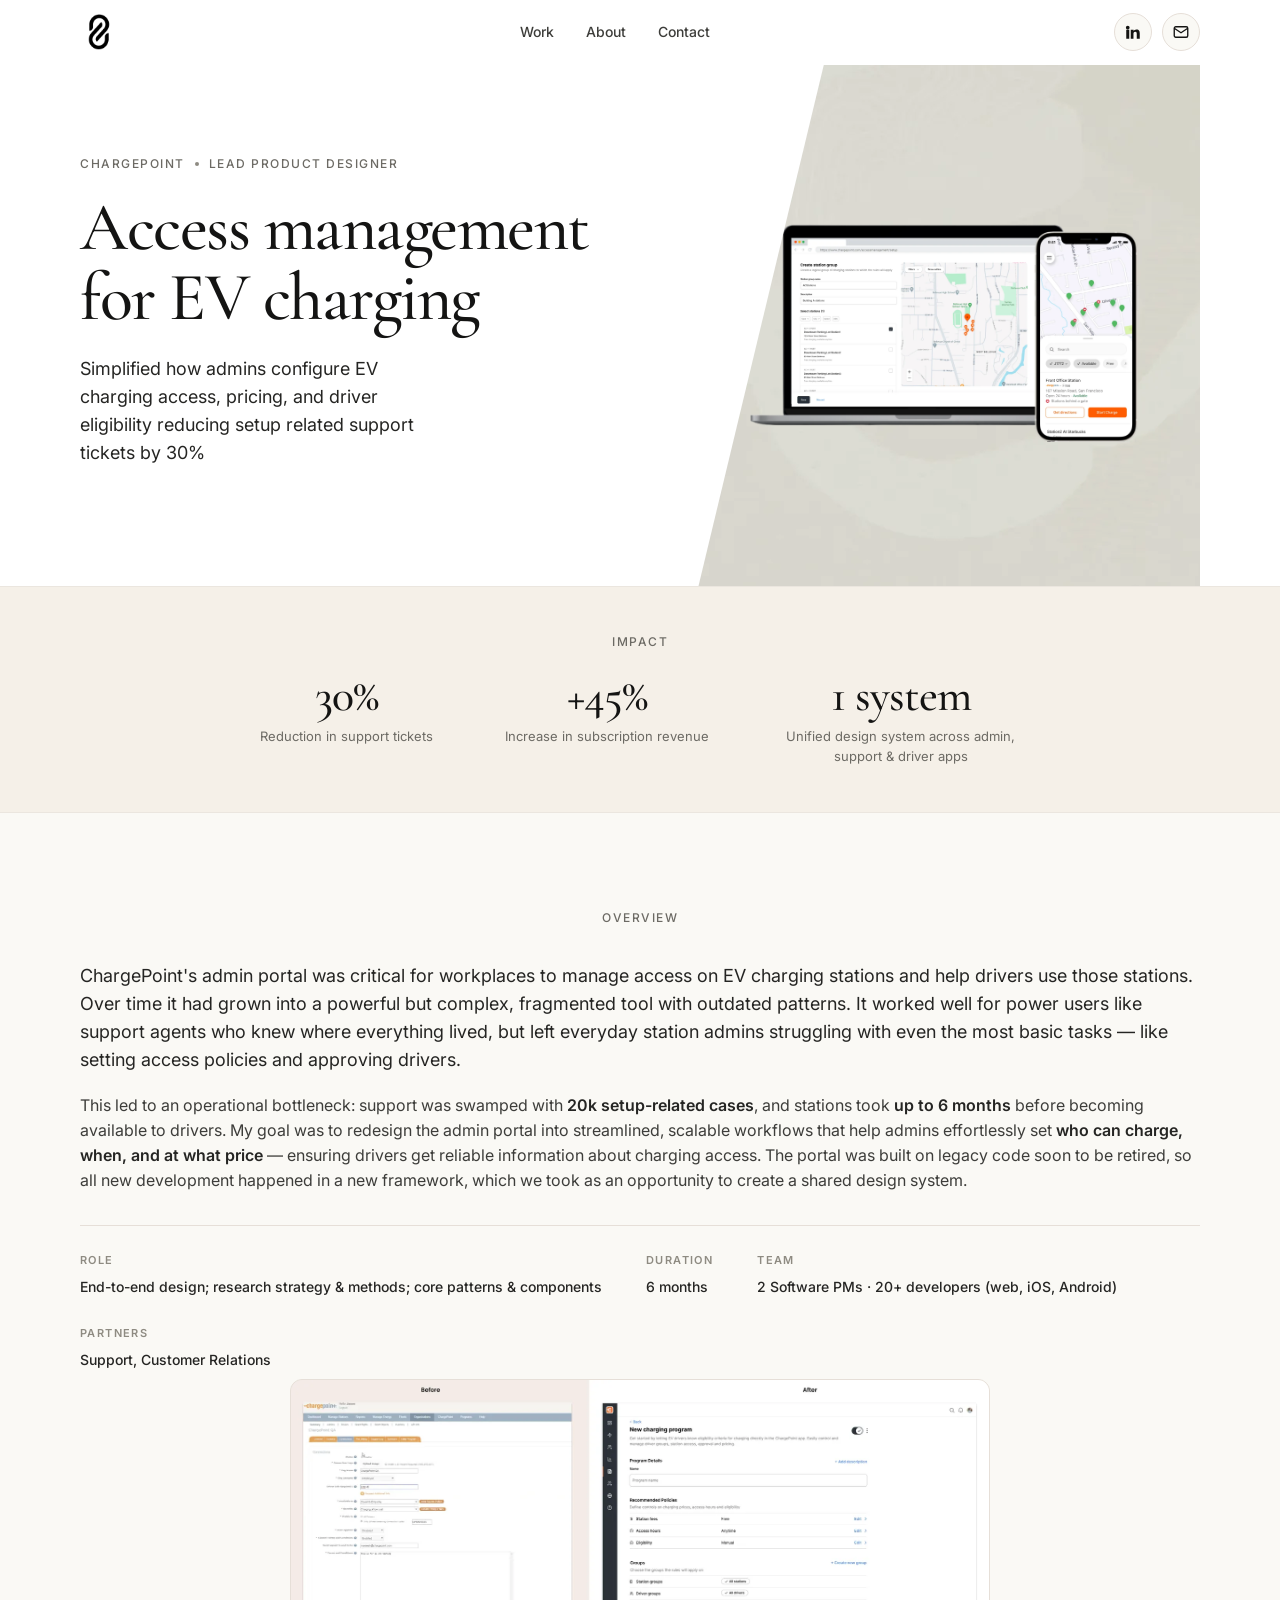
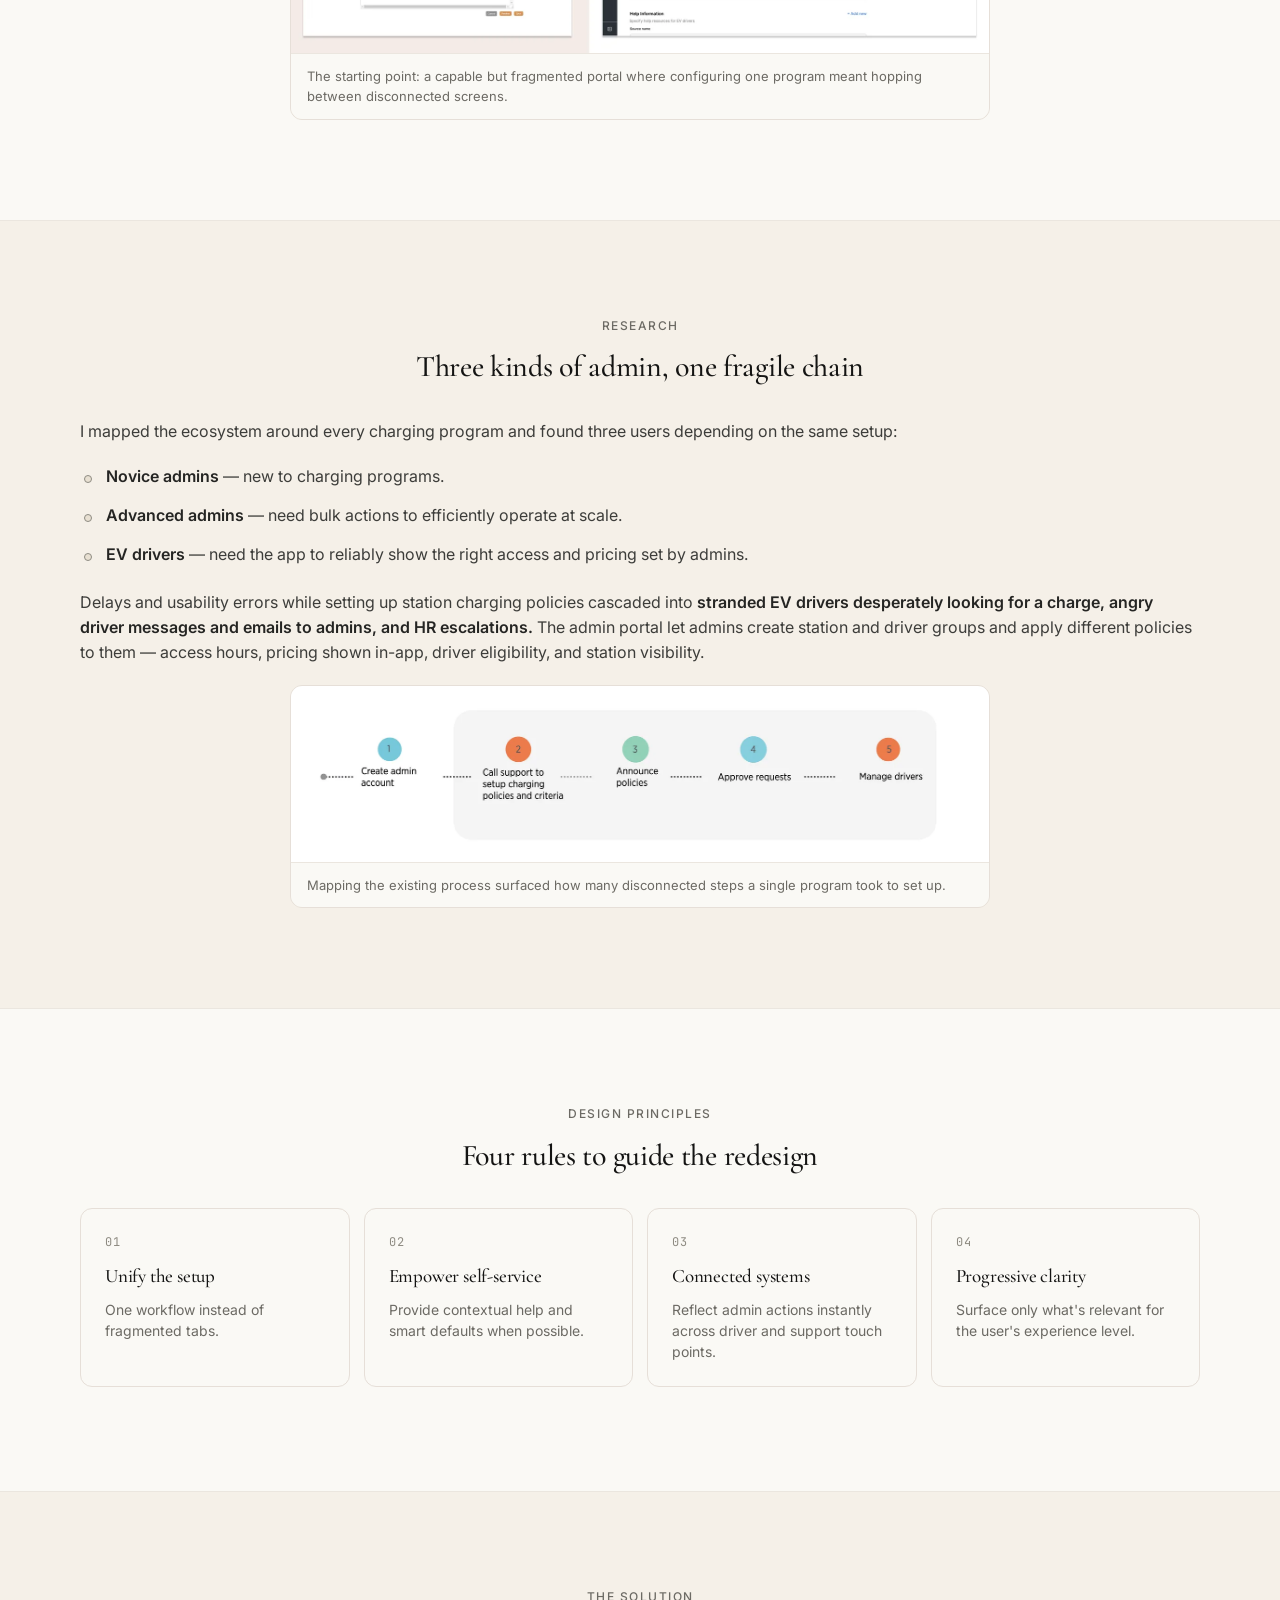
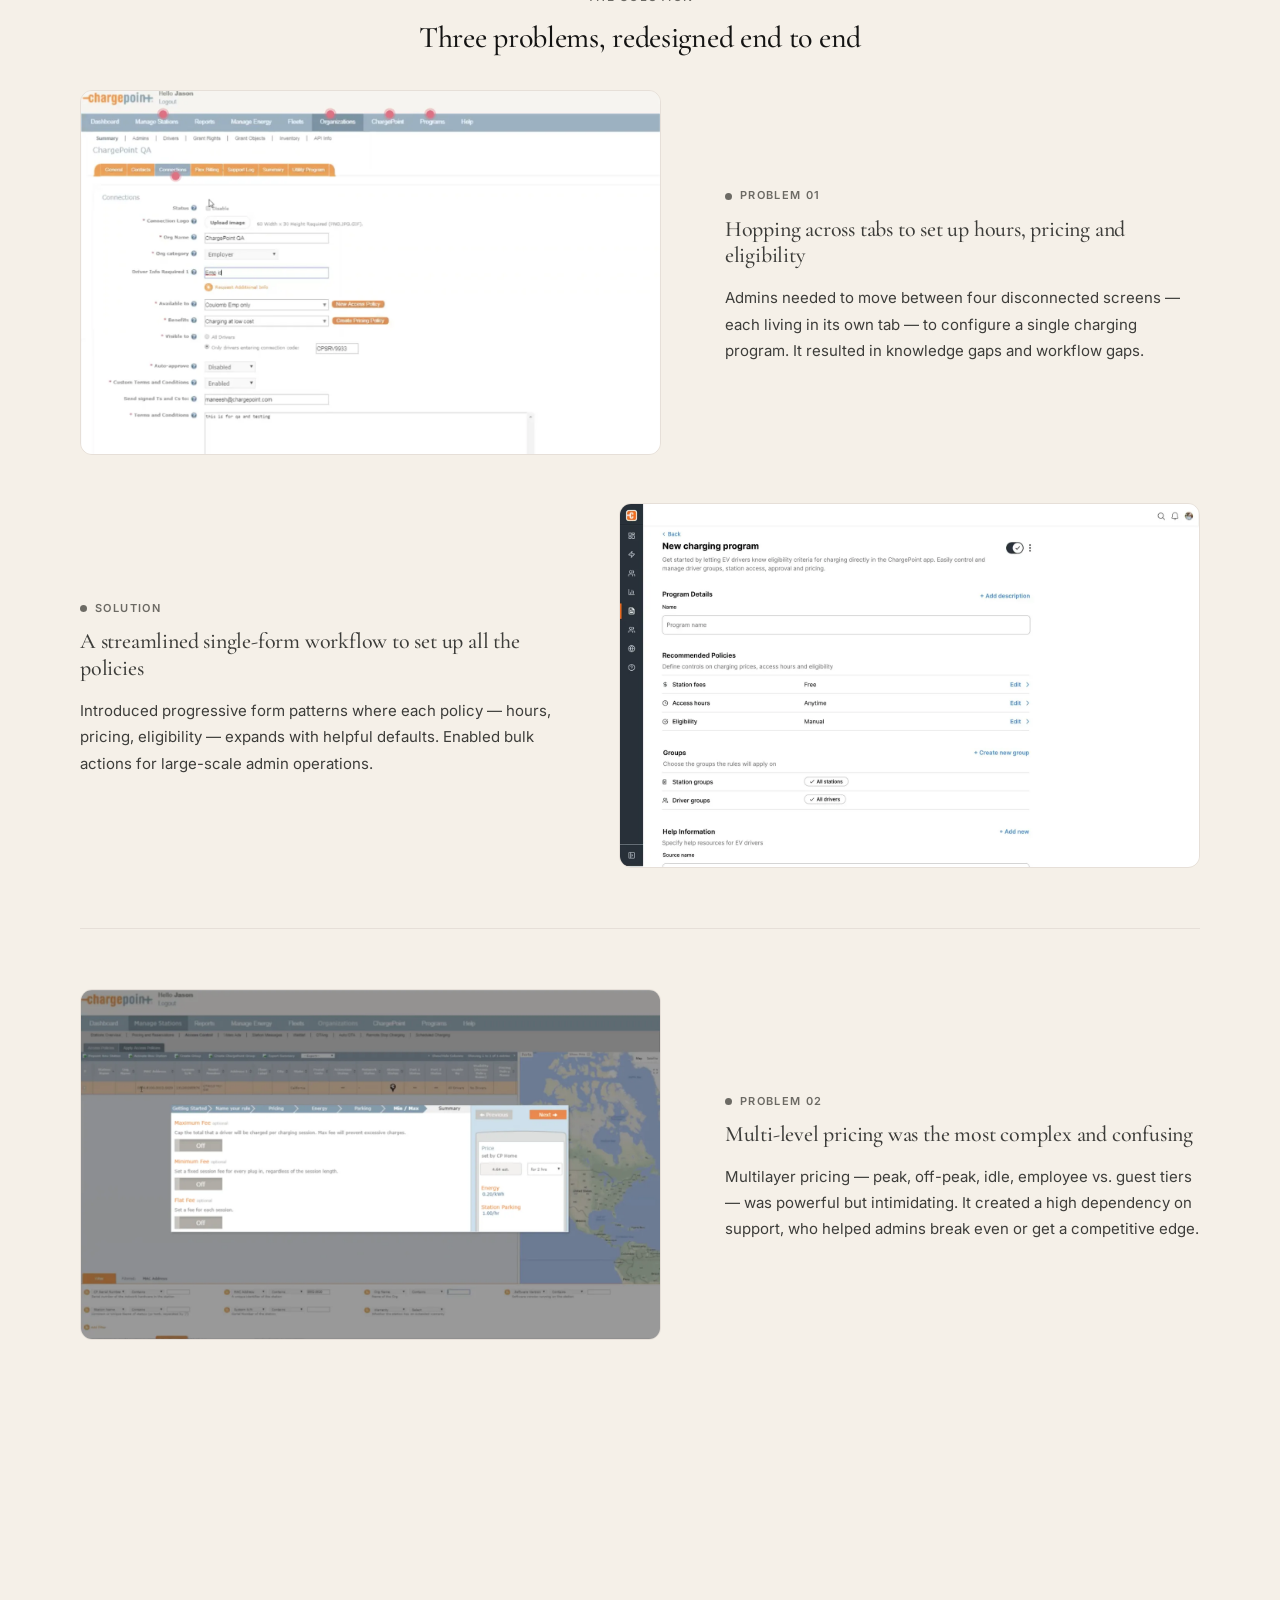
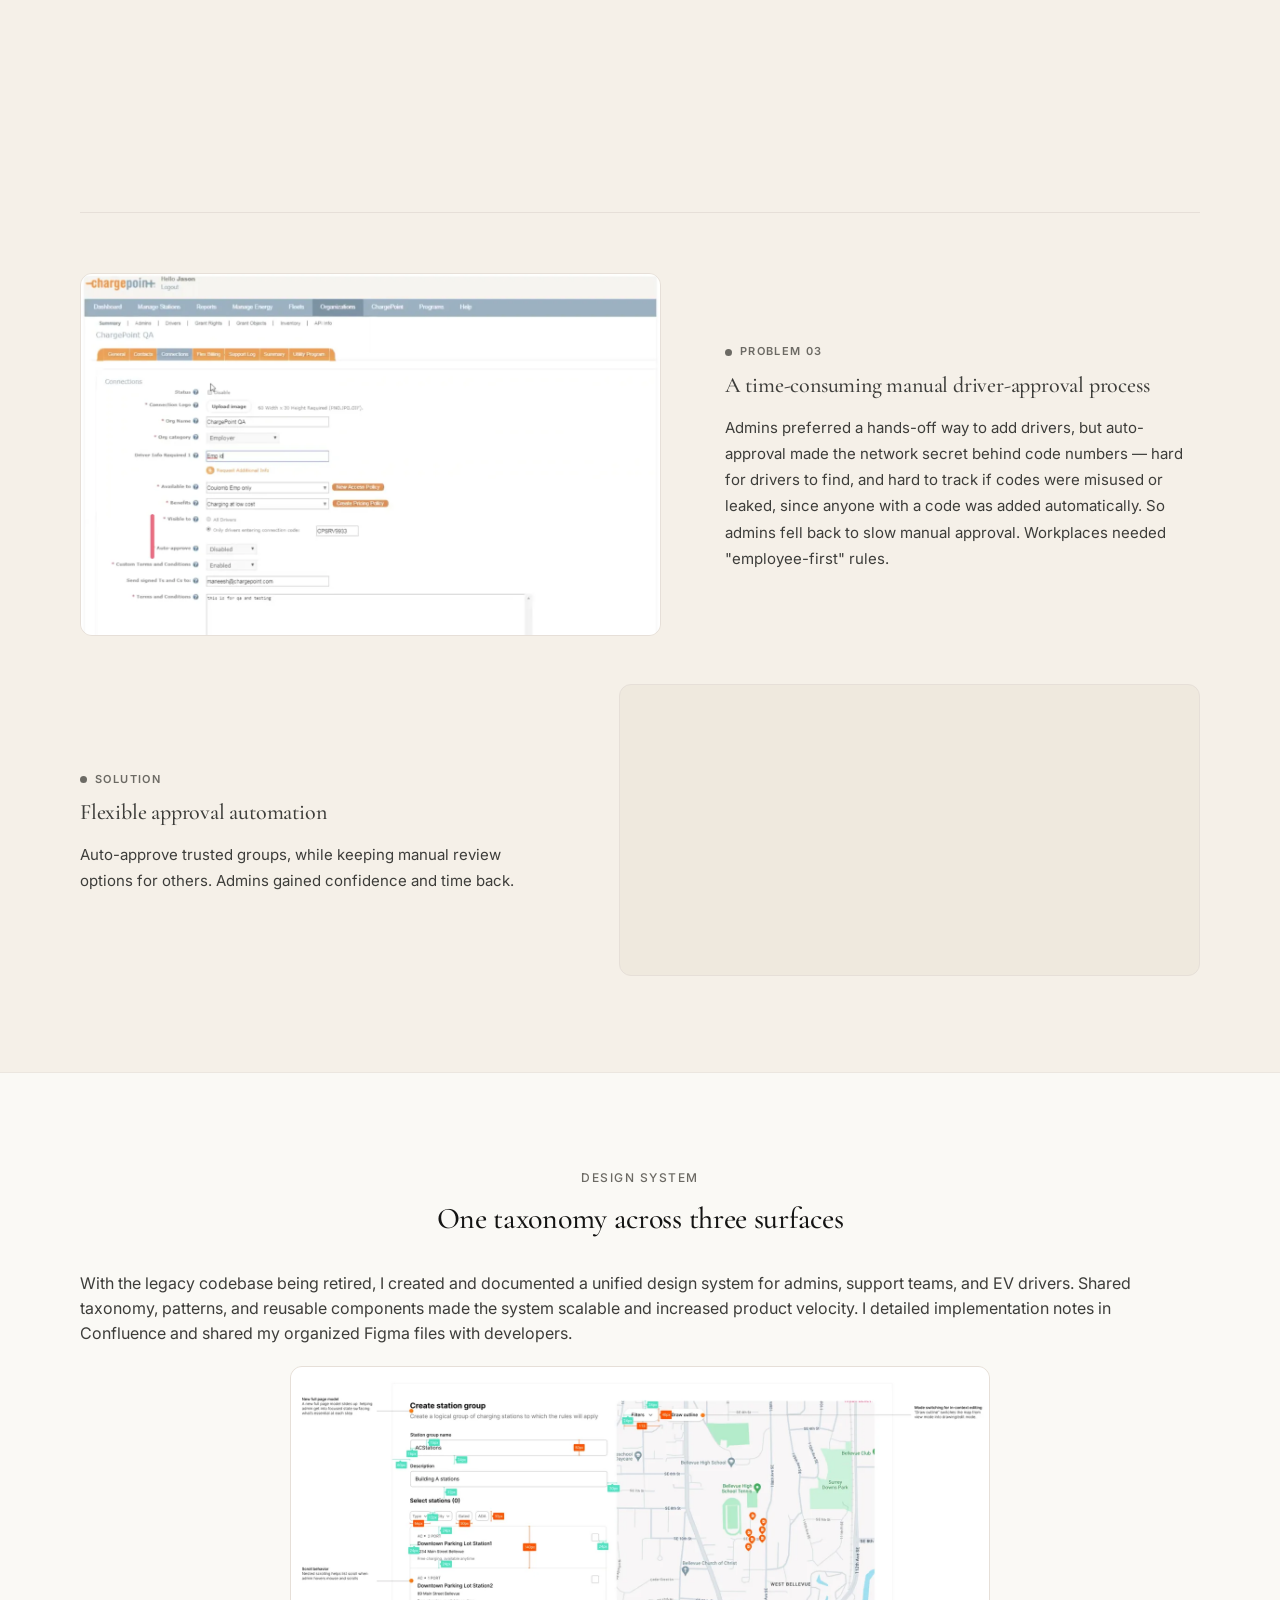
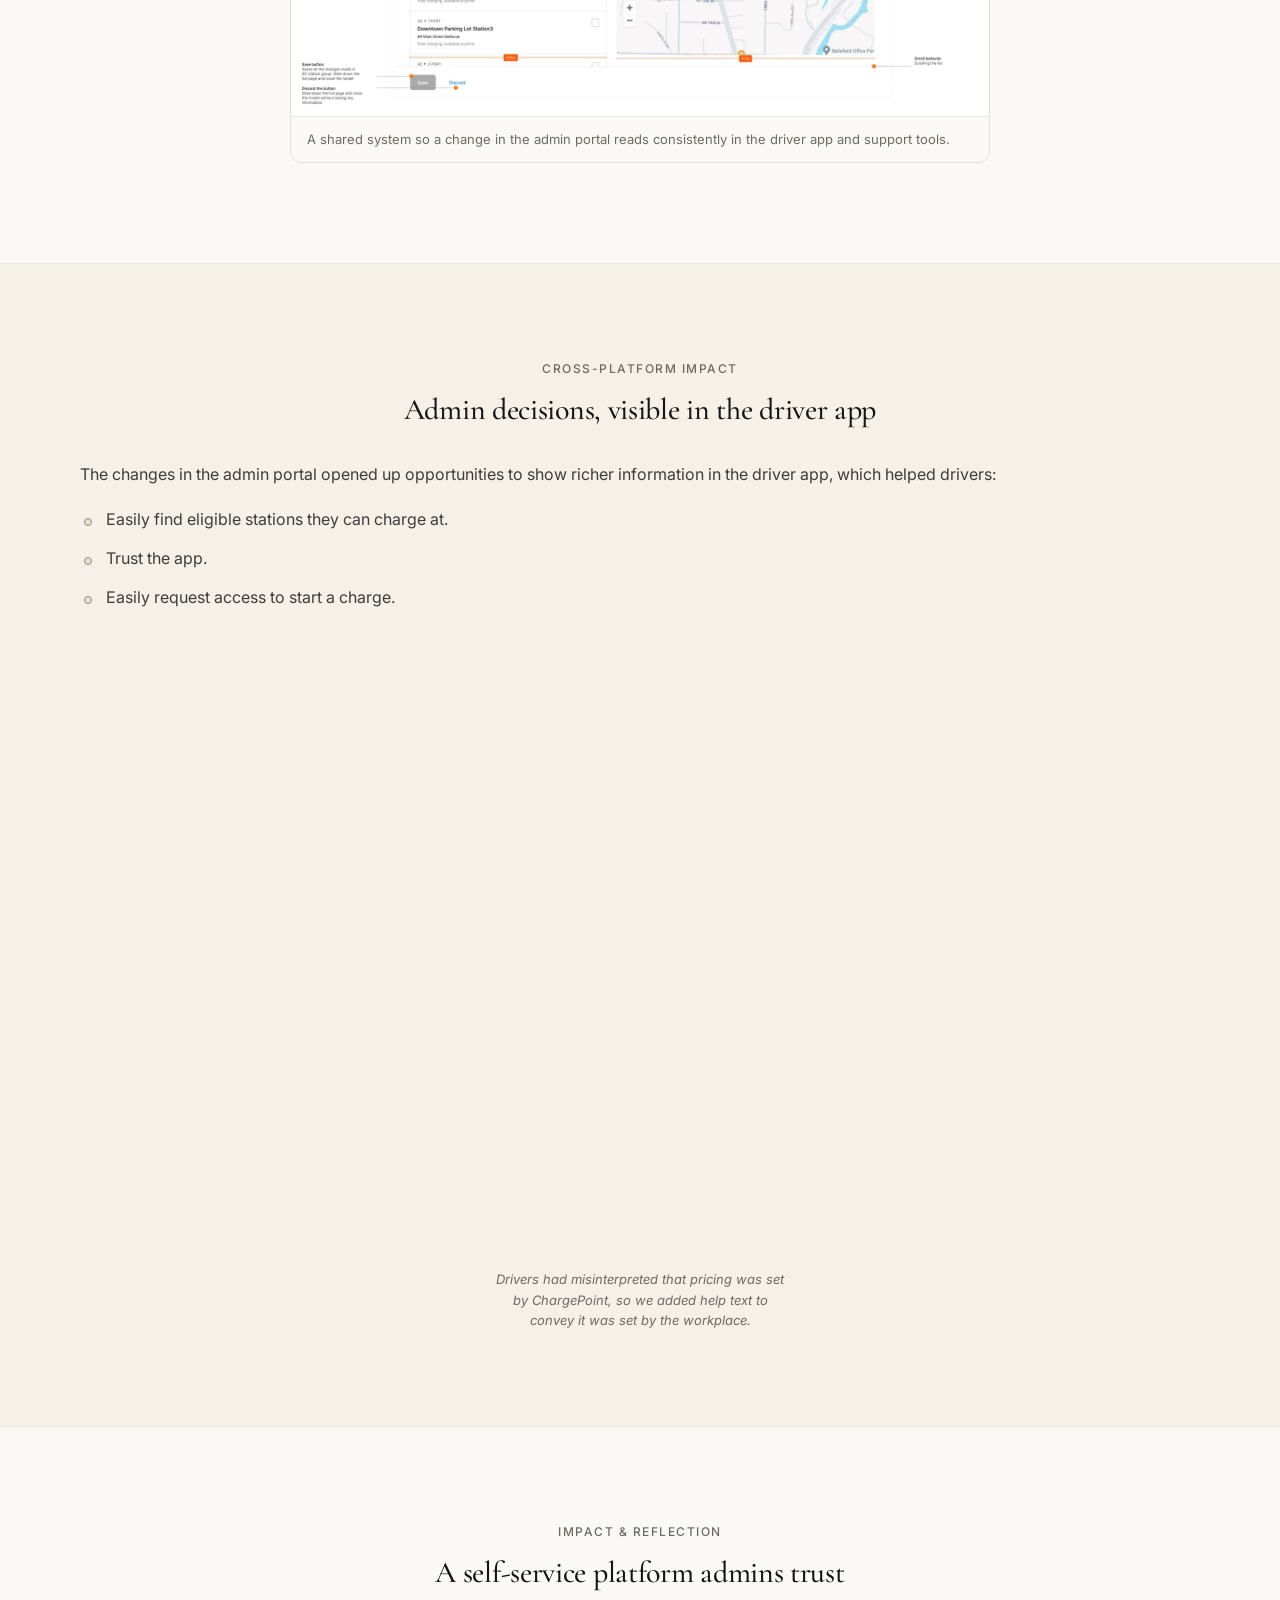
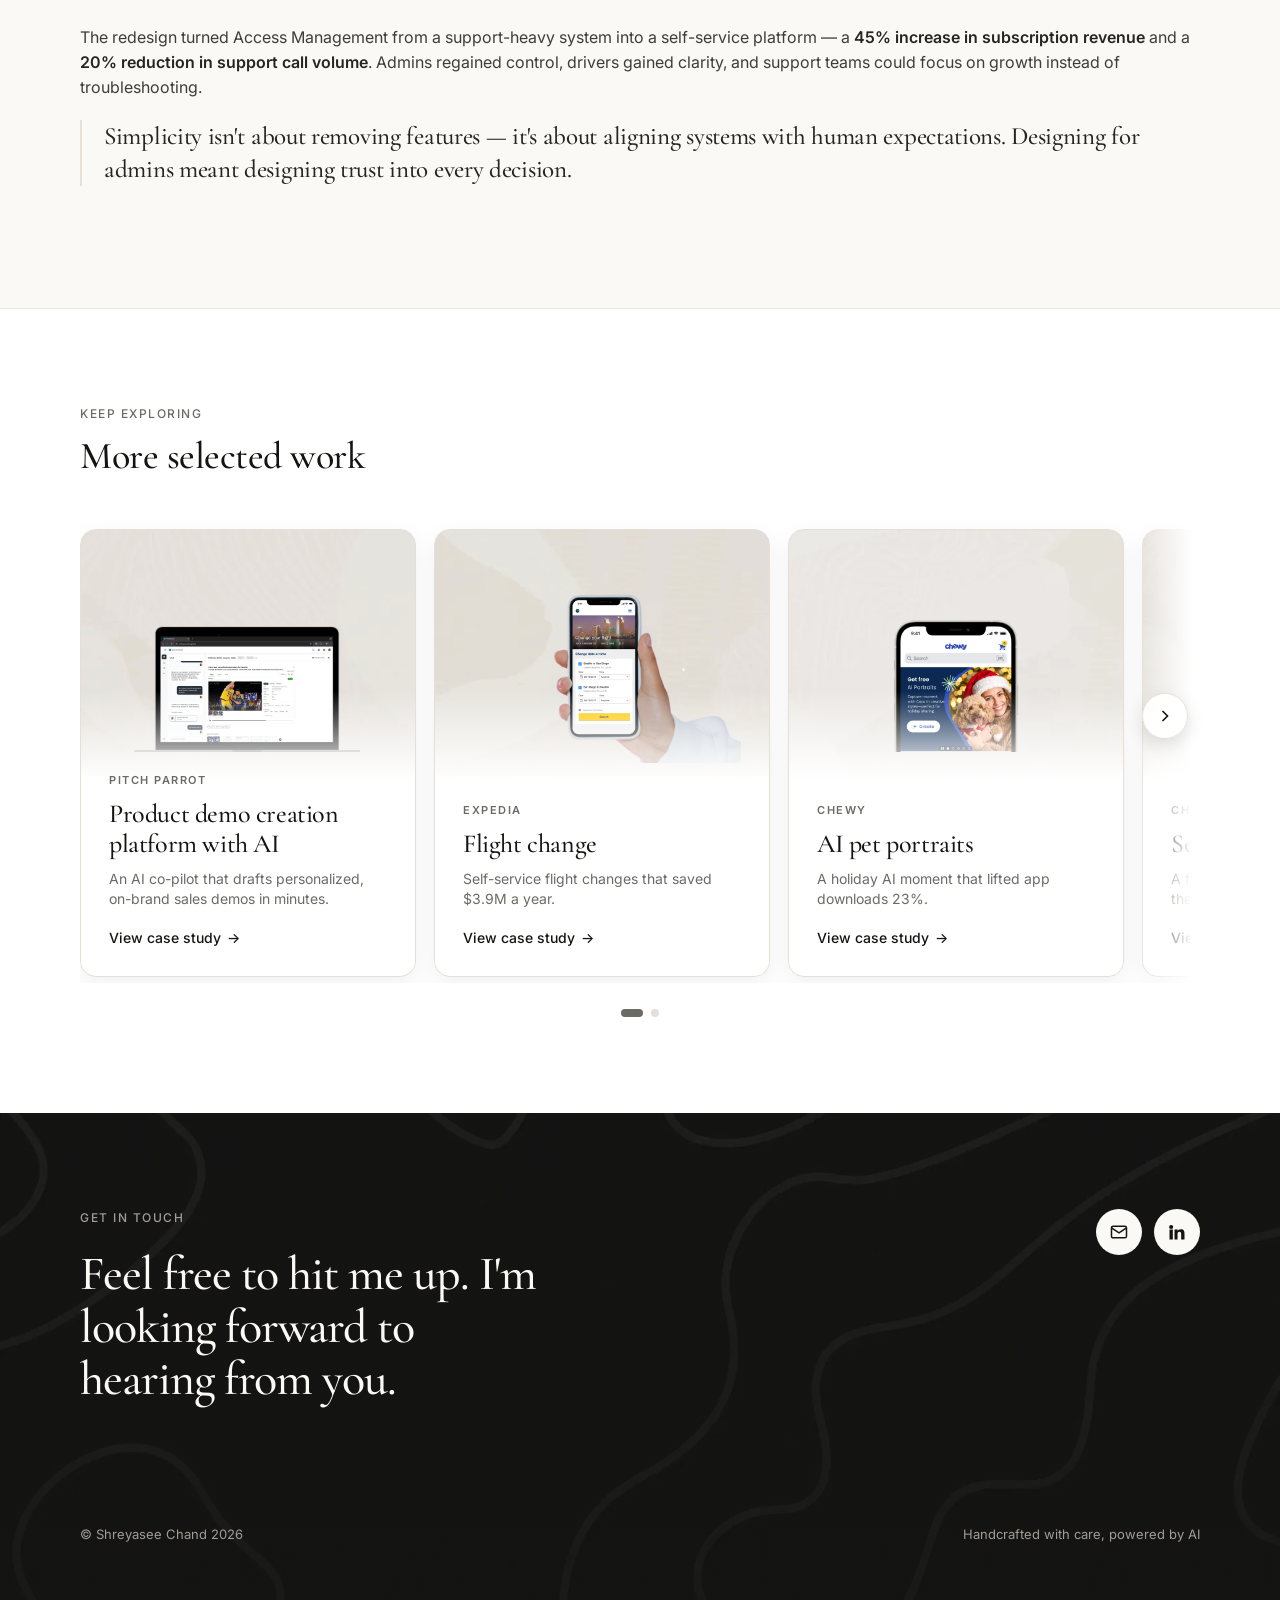
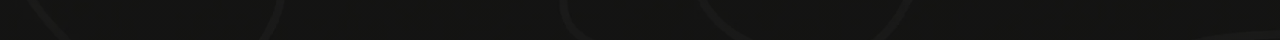
<file: projects/chargepoint-access.html>
<!DOCTYPE html>
<html lang="en">
<head>
  <meta charset="UTF-8" />
  <meta name="viewport" content="width=device-width, initial-scale=1.0" />
  <title>Access management for EV charging — ChargePoint · Shreyasee Chand</title>
  <meta name="description" content="Case study: redesigning ChargePoint's admin portal into a self-service platform for managing EV charging access and pricing — a 45% lift in subscription revenue and 20% fewer support calls. By Shreyasee Chand." />
  <!-- Favicon -->
  <link rel="icon" href="/favicon.ico" sizes="any" />
  <link rel="icon" type="image/png" sizes="32x32" href="/assets/img/favicon-32.png" />
  <link rel="icon" type="image/png" sizes="192x192" href="/assets/img/favicon-192.png" />
  <link rel="apple-touch-icon" href="/assets/img/apple-touch-icon.png" />
  <meta name="theme-color" content="#141413" />

  <!-- Social sharing (og:image is opaque PNG — no alpha for scrapers to flatten to white) -->
  <link rel="canonical" href="https://schand.co/projects/chargepoint-access.html" />
  <meta property="og:type" content="article" />
  <meta property="og:site_name" content="Shreyasee Chand" />
  <meta property="og:url" content="https://schand.co/projects/chargepoint-access.html" />
  <meta property="og:title" content="Access management for EV charging — ChargePoint · Shreyasee Chand" />
  <meta property="og:description" content="Case study: redesigning ChargePoint's admin portal into a self-service platform for managing EV charging access and pricing — a 45% lift in subscription revenue and 20% fewer support calls. By Shreyasee Chand." />
  <meta property="og:image" content="https://schand.co/assets/img/og-image.png" />
  <meta property="og:image:type" content="image/png" />
  <meta property="og:image:width" content="1200" />
  <meta property="og:image:height" content="630" />
  <meta property="og:image:alt" content="Shreyasee Chand — Product Designer building trustworthy human–AI systems." />
  <meta name="twitter:card" content="summary_large_image" />
  <meta name="twitter:title" content="Access management for EV charging — ChargePoint · Shreyasee Chand" />
  <meta name="twitter:description" content="Case study: redesigning ChargePoint's admin portal into a self-service platform for managing EV charging access and pricing — a 45% lift in subscription revenue and 20% fewer support calls. By Shreyasee Chand." />
  <meta name="twitter:image" content="https://schand.co/assets/img/og-image.png" />
  <meta name="twitter:image:alt" content="Shreyasee Chand — Product Designer building trustworthy human–AI systems." />

  <link rel="preconnect" href="https://fonts.googleapis.com" />
  <link rel="preconnect" href="https://fonts.gstatic.com" crossorigin />
  <link href="https://fonts.googleapis.com/css2?family=Cormorant+Garamond:wght@400;500;600&family=Inter:wght@400;500;600&family=JetBrains+Mono:wght@400;500&display=swap" rel="stylesheet" />
  <link rel="stylesheet" href="../css/shared.css" />
</head>
<body id="top">

  <!-- ============ NAV ============ -->
  <header class="nav">
    <div class="wrap nav__inner">
      <a class="brand" href="../index.html#top" aria-label="Shreyasee Chand — home">
        <img class="brand__logo" src="../assets/img/logos/PortfolioLogo1.gif" alt="Shreyasee Chand" />
      </a>
      <nav class="nav__menu" aria-label="Primary">
        <a class="nav__link" href="../index.html#work">Work</a>
        <a class="nav__link" href="../index.html#about">About</a>
        <a class="nav__link" href="../index.html#contact">Contact</a>
      </nav>
      <div class="nav__right">
        <a class="nav__icon" href="https://www.linkedin.com/in/shreyasee-chand-67780a19/" target="_blank" rel="noopener" aria-label="LinkedIn">
          <svg viewBox="0 0 24 24" width="18" height="18" aria-hidden="true"><path fill="currentColor" d="M4.98 3.5a2.5 2.5 0 1 1 0 5 2.5 2.5 0 0 1 0-5ZM3 9h4v12H3V9Zm6 0h3.8v1.7h.05c.53-1 1.83-2.05 3.77-2.05C20.4 8.65 21 11 21 14.1V21h-4v-6.1c0-1.46-.03-3.33-2.03-3.33-2.03 0-2.34 1.58-2.34 3.22V21H9V9Z"/></svg>
        </a>
        <a class="nav__icon nav__icon--email" data-email-copy href="mailto:shreyaseechand@gmail.com" aria-label="Email Shreyasee"><svg viewBox="0 0 24 24" width="18" height="18" fill="none" stroke="currentColor" stroke-width="1.8" aria-hidden="true"><rect x="3" y="5" width="18" height="14" rx="2"/><path d="m3 7 9 6 9-6"/></svg><span class="copy-tip" role="status" aria-live="polite"></span></a>
        <button class="nav__burger" data-sheet-open aria-label="Open menu">
          <svg width="24" height="24" viewBox="0 0 24 24" fill="none" stroke="currentColor" stroke-width="2"><line x1="3" y1="7" x2="21" y2="7"/><line x1="3" y1="12" x2="21" y2="12"/><line x1="3" y1="17" x2="21" y2="17"/></svg>
        </button>
      </div>
    </div>
  </header>

  <!-- mobile sheet -->
  <div class="sheet" id="sheet">
    <div class="sheet__head">
      <span class="brand"><img class="brand__logo" src="../assets/img/logos/PortfolioLogo1.gif" alt="Shreyasee Chand" /></span>
      <button class="sheet__close" data-sheet-close aria-label="Close menu">&times;</button>
    </div>
    <a class="nav__link" href="../index.html#work" data-sheet-close>Work</a>
    <a class="nav__link" href="../index.html#about" data-sheet-close>About</a>
    <a class="nav__link" href="../index.html#contact" data-sheet-close>Contact</a>
  </div>

  <main>
    <!-- ============ PROJECT HERO ============ -->
    <section class="project-hero">
      <div class="wrap">
        <div class="project-hero__grid">
          <div class="project-hero__text">
            <div class="project-hero__eyebrow reveal">
              <span class="eyebrow">ChargePoint</span>
              <span class="dot"></span>
              <span class="eyebrow">Lead Product Designer</span>
            </div>
            <h1 class="display-xl reveal" style="--d:80ms">Access management for EV charging</h1>
            <p class="project-hero__sub lead reveal" style="--d:160ms">Simplified how admins configure EV charging access, pricing, and driver eligibility reducing setup related support tickets by 30%</p>
          </div>
          <div class="project-hero__media reveal" style="--panel:#eef0ea;--d:120ms">
            <img src="../assets/img/heroes/AccessManagementHero.webp" alt="ChargePoint access management — policy-based control for EV charging" />
            <div class="project-hero__overlay" aria-hidden="true">
              <div class="project-hero__eyebrow">
                <span class="eyebrow">ChargePoint</span>
                <span class="dot"></span>
                <span class="eyebrow">Lead Product Designer</span>
              </div>
              <p class="project-hero__title-ov">Access management for EV charging</p>
            </div>
          </div>
        </div>
      </div>
    </section>

    <!-- ============ STAT BAND ============ -->
    <section class="stat-band stat-band--center">
      <div class="wrap reveal">
        <span class="eyebrow" style="display:block; margin-bottom:20px;">Impact</span>
        <div class="stat-band__grid">
          <div class="stat-band__item"><span class="stat-band__n">30%</span><span class="stat-band__l">Reduction in support tickets</span></div>
          <div class="stat-band__item"><span class="stat-band__n">+45%</span><span class="stat-band__l">Increase in subscription revenue</span></div>
          <div class="stat-band__item"><span class="stat-band__n">1 system</span><span class="stat-band__l">Unified design system across admin, support &amp; driver apps</span></div>
        </div>
      </div>
    </section>

    <!-- ============ 01 OVERVIEW ============ -->
    <section class="narrative">
      <div class="wrap">
        <div class="case-head reveal"><span class="eyebrow">Overview</span></div>
        <div class="narrative__body case-body reveal" style="--d:80ms">
          <p class="lead">ChargePoint's admin portal was critical for workplaces to manage access on EV charging stations and help drivers use those stations. Over time it had grown into a powerful but complex, fragmented tool with outdated patterns. It worked well for power users like support agents who knew where everything lived, but left everyday station admins struggling with even the most basic tasks — like setting access policies and approving drivers.</p>
          <p>This led to an operational bottleneck: support was swamped with <strong>20k setup-related cases</strong>, and stations took <strong>up to 6 months</strong> before becoming available to drivers. My goal was to redesign the admin portal into streamlined, scalable workflows that help admins effortlessly set <strong>who can charge, when, and at what price</strong> — ensuring drivers get reliable information about charging access. The portal was built on legacy code soon to be retired, so all new development happened in a new framework, which we took as an opportunity to create a shared design system.</p>
          <div class="p-meta" style="margin-top:32px">
            <div class="p-meta__item">
              <div class="p-meta__k">Role</div>
              <div class="p-meta__v">End-to-end design; research strategy &amp; methods; core patterns &amp; components</div>
            </div>
            <div class="p-meta__item">
              <div class="p-meta__k">Duration</div>
              <div class="p-meta__v">6 months</div>
            </div>
            <div class="p-meta__item">
              <div class="p-meta__k">Team</div>
              <div class="p-meta__v">2 Software PMs · 20+ developers (web, iOS, Android)</div>
            </div>
            <div class="p-meta__item">
              <div class="p-meta__k">Partners</div>
              <div class="p-meta__v">Support, Customer Relations</div>
            </div>
          </div>
          <div class="figure-block reveal" style="--d:120ms">
            <figure><img src="../assets/img/projects/access-management/02-screen-shot-2025-11-16-at-5.32.16-pm.webp" alt="The legacy admin portal — a fragmented, tab-heavy configuration surface" loading="lazy" /><figcaption>The starting point: a capable but fragmented portal where configuring one program meant hopping between disconnected screens.</figcaption></figure>
          </div>
        </div>
      </div>
    </section>

    <!-- ============ 02 RESEARCH ============ -->
    <section class="narrative narrative--soft">
      <div class="wrap">
        <div class="case-head reveal">
          <span class="eyebrow">Research</span>
          <h3 class="display-sm">Three kinds of admin, one fragile chain</h3>
        </div>
        <div class="narrative__body case-body reveal" style="--d:80ms">
          <p>I mapped the ecosystem around every charging program and found three users depending on the same setup:</p>
          <ul>
            <li><strong>Novice admins</strong> — new to charging programs.</li>
            <li><strong>Advanced admins</strong> — need bulk actions to efficiently operate at scale.</li>
            <li><strong>EV drivers</strong> — need the app to reliably show the right access and pricing set by admins.</li>
          </ul>
          <p>Delays and usability errors while setting up station charging policies cascaded into <strong>stranded EV drivers desperately looking for a charge, angry driver messages and emails to admins, and HR escalations.</strong> The admin portal let admins create station and driver groups and apply different policies to them — access hours, pricing shown in-app, driver eligibility, and station visibility.</p>
          <div class="figure-block reveal" style="--d:120ms">
            <figure><img src="../assets/img/projects/access-management/04-process.webp" alt="Existing process map of the fragmented admin configuration workflow" loading="lazy" /><figcaption>Mapping the existing process surfaced how many disconnected steps a single program took to set up.</figcaption></figure>
          </div>
        </div>
      </div>
    </section>

    <!-- ============ 03 PRINCIPLES ============ -->
    <section class="narrative">
      <div class="wrap">
        <div class="case-head reveal">
          <span class="eyebrow">Design principles</span>
          <h3 class="display-sm">Four rules to guide the redesign</h3>
        </div>
        <div class="narrative__body case-body reveal" style="--d:80ms">
          <div class="principles reveal" style="--d:120ms">
            <div class="principle"><div class="principle__n">01</div><div class="principle__t">Unify the setup</div><p>One workflow instead of fragmented tabs.</p></div>
            <div class="principle"><div class="principle__n">02</div><div class="principle__t">Empower self-service</div><p>Provide contextual help and smart defaults when possible.</p></div>
            <div class="principle"><div class="principle__n">03</div><div class="principle__t">Connected systems</div><p>Reflect admin actions instantly across driver and support touch points.</p></div>
            <div class="principle"><div class="principle__n">04</div><div class="principle__t">Progressive clarity</div><p>Surface only what's relevant for the user's experience level.</p></div>
          </div>
        </div>
      </div>
    </section>

    <!-- ============ 04 SOLUTIONS (problem → solution) ============ -->
    <section class="narrative narrative--soft">
      <div class="wrap">
        <div class="case-head reveal">
          <span class="eyebrow">The solution</span>
          <h3 class="display-sm">Three problems, redesigned end to end</h3>
        </div>
        <div class="narrative__body case-body reveal" style="--d:80ms">
          <div class="fig-split reveal">
            <figure class="fig-split__shot"><img src="../assets/img/projects/access-management/05-screen-shot-2025-09-19-at-3.15.30-pm.webp" alt="The old multi-tab configuration, split across isolated screens" loading="lazy" /></figure>
            <div class="fig-split__text">
              <span class="ps__tag ps__tag--problem">Problem 01</span>
              <p class="ps__h">Hopping across tabs to set up hours, pricing and eligibility</p>
              <p>Admins needed to move between four disconnected screens — each living in its own tab — to configure a single charging program. It resulted in knowledge gaps and workflow gaps.</p>
            </div>
          </div>
          <div class="fig-split fig-split--flip reveal" style="--d:80ms">
            <figure class="fig-split__shot"><img src="../assets/img/projects/access-management/06-rasetup.webp" alt="The redesigned unified setup form with expandable policy sections" loading="lazy" /></figure>
            <div class="fig-split__text">
              <span class="ps__tag ps__tag--solution">Solution</span>
              <p class="ps__h">A streamlined single-form workflow to set up all the policies</p>
              <p>Introduced progressive form patterns where each policy — hours, pricing, eligibility — expands with helpful defaults. Enabled bulk actions for large-scale admin operations.</p>
            </div>
          </div>

          <div class="fig-split reveal">
            <figure class="fig-split__shot"><img src="../assets/img/projects/access-management/07-screen-shot-2025-09-19-at-3.08.27-pm.webp" alt="The old pricing configuration, dense and hard to reason about" loading="lazy" /></figure>
            <div class="fig-split__text">
              <span class="ps__tag ps__tag--problem">Problem 02</span>
              <p class="ps__h">Multi-level pricing was the most complex and confusing</p>
              <p>Multilayer pricing — peak, off-peak, idle, employee vs. guest tiers — was powerful but intimidating. It created a high dependency on support, who helped admins break even or get a competitive edge.</p>
            </div>
          </div>
          <div class="fig-split fig-split--flip reveal" style="--d:80ms">
            <figure class="fig-split__shot"><img src="../assets/img/projects/access-management/08-rapricing.webp" alt="The redesigned pricing flow with inline guidance and benchmarks" loading="lazy" /></figure>
            <div class="fig-split__text">
              <span class="ps__tag ps__tag--solution">Solution</span>
              <p class="ps__h">A self-serve experience with contextual help</p>
              <p>Inline explanations, examples, and benchmark comparisons (e.g., "what similar businesses charge") so admins could price confidently on their own.</p>
            </div>
          </div>

          <div class="fig-split reveal">
            <figure class="fig-split__shot"><img src="../assets/img/projects/access-management/09-screen-shot-2025-09-19-at-3.41.55-pm.webp" alt="The old driver-approval mechanism relying on shareable codes" loading="lazy" /></figure>
            <div class="fig-split__text">
              <span class="ps__tag ps__tag--problem">Problem 03</span>
              <p class="ps__h">A time-consuming manual driver-approval process</p>
              <p>Admins preferred a hands-off way to add drivers, but auto-approval made the network secret behind code numbers — hard for drivers to find, and hard to track if codes were misused or leaked, since anyone with a code was added automatically. So admins fell back to slow manual approval. Workplaces needed "employee-first" rules.</p>
            </div>
          </div>
          <div class="fig-split fig-split--flip reveal" style="--d:80ms">
            <figure class="fig-split__shot"><video autoplay muted loop playsinline preload="metadata" aria-label="Animated demo of the smart driver-eligibility and auto-approval flow"><source src="../assets/img/projects/access-management/10-adobe-express-raeligibility.mp4" type="video/mp4" /></video></figure>
            <div class="fig-split__text">
              <span class="ps__tag ps__tag--solution">Solution</span>
              <p class="ps__h">Flexible approval automation</p>
              <p>Auto-approve trusted groups, while keeping manual review options for others. Admins gained confidence and time back.</p>
            </div>
          </div>
        </div>
      </div>
    </section>

    <!-- ============ 05 DESIGN SYSTEM ============ -->
    <section class="narrative">
      <div class="wrap">
        <div class="case-head reveal">
          <span class="eyebrow">Design system</span>
          <h3 class="display-sm">One taxonomy across three surfaces</h3>
        </div>
        <div class="narrative__body case-body reveal" style="--d:80ms">
          <p>With the legacy codebase being retired, I created and documented a unified design system for admins, support teams, and EV drivers. Shared taxonomy, patterns, and reusable components made the system scalable and increased product velocity. I detailed implementation notes in Confluence and shared my organized Figma files with developers.</p>
          <div class="figure-block reveal" style="--d:120ms">
            <figure><img src="../assets/img/projects/access-management/11-designsystem.webp" alt="The unified design system — shared components and patterns across admin, support, and driver apps" loading="lazy" /><figcaption>A shared system so a change in the admin portal reads consistently in the driver app and support tools.</figcaption></figure>
          </div>
        </div>
      </div>
    </section>

    <!-- ============ 06 CROSS-PLATFORM IMPACT ============ -->
    <section class="narrative narrative--soft">
      <div class="wrap">
        <div class="case-head reveal">
          <span class="eyebrow">Cross-platform impact</span>
          <h3 class="display-sm">Admin decisions, visible in the driver app</h3>
        </div>
        <div class="narrative__body case-body reveal" style="--d:80ms">
          <p>The changes in the admin portal opened up opportunities to show richer information in the driver app, which helped drivers:</p>
          <ul>
            <li>Easily find eligible stations they can charge at.</li>
            <li>Trust the app.</li>
            <li>Easily request access to start a charge.</li>
          </ul>
          <div class="phone-row phone-row--1 reveal" style="--d:120ms">
            <figure>
              <div class="shot">
                <video autoplay muted loop playsinline preload="metadata" aria-label="The driver app showing station eligibility, pricing set by the workplace, and a request-access flow to start a charge">
                  <source src="../assets/img/projects/access-management/DriverConnections.mp4" type="video/mp4" />
                </video>
              </div>
              <figcaption>Drivers had misinterpreted that pricing was set by ChargePoint, so we added help text to convey it was set by the workplace.</figcaption>
            </figure>
          </div>
        </div>
      </div>
    </section>

    <!-- ============ 07 IMPACT ============ -->
    <section class="narrative">
      <div class="wrap">
        <div class="case-head reveal">
          <span class="eyebrow">Impact &amp; reflection</span>
          <h3 class="display-sm">A self-service platform admins trust</h3>
        </div>
        <div class="narrative__body case-body reveal" style="--d:80ms">
          <p>The redesign turned Access Management from a support-heavy system into a self-service platform — a <strong>45% increase in subscription revenue</strong> and a <strong>20% reduction in support call volume</strong>. Admins regained control, drivers gained clarity, and support teams could focus on growth instead of troubleshooting.</p>
          <div class="pullquote reveal" style="--d:120ms">
            <p>Simplicity isn't about removing features — it's about aligning systems with human expectations. Designing for admins meant designing trust into every decision.</p>
          </div>
        </div>
      </div>
    </section>

    <!-- ============ RELATED PROJECTS ============ -->
    <section class="related">
      <div class="wrap">
        <div class="related__head reveal">
          <div>
            <span class="eyebrow">Keep exploring</span>
            <h2 class="display-md">More selected work</h2>
          </div>
        </div>
        <div class="related__viewport">
          <button class="related__arrow related__arrow--prev" aria-label="Previous project">
            <svg viewBox="0 0 24 24" fill="none" stroke="currentColor" stroke-width="2" aria-hidden="true"><path d="M15 18l-6-6 6-6"/></svg>
          </button>
          <div class="related__grid" id="relatedTrack">
            <a class="rcard reveal" href="pitch-parrot.html" style="--card:#faf9f6">
              <figure class="rcard__shot"><img src="../assets/img/heroes/Freelance.webp" alt="Product demo creation platform with AI — Pitch Parrot" loading="lazy" /></figure>
              <div class="rcard__meta"><span class="rcard__tag">Pitch Parrot</span><h3 class="rcard__title">Product demo creation platform with AI</h3><p class="rcard__desc">An AI co-pilot that drafts personalized, on-brand sales demos in minutes.</p><span class="rcard__link">View case study <span class="arrow">→</span></span></div>
            </a>
            <a class="rcard reveal" href="expedia-flight-change.html" style="--card:#faf9f6;--d:80ms">
              <figure class="rcard__shot"><img src="../assets/img/heroes/FlightChange.webp" alt="Flight change — Expedia" loading="lazy" /></figure>
              <div class="rcard__meta"><span class="rcard__tag">Expedia</span><h3 class="rcard__title">Flight change</h3><p class="rcard__desc">Self-service flight changes that saved $3.9M a year.</p><span class="rcard__link">View case study <span class="arrow">→</span></span></div>
            </a>
            <a class="rcard reveal" href="chewy-ai-portraits.html" style="--card:#ffffff;--d:160ms">
              <figure class="rcard__shot"><img src="../assets/img/heroes/AIPetPortrait.webp" alt="AI pet portraits — Chewy" loading="lazy" /></figure>
              <div class="rcard__meta"><span class="rcard__tag">Chewy</span><h3 class="rcard__title">AI pet portraits</h3><p class="rcard__desc">A holiday AI moment that lifted app downloads 23%.</p><span class="rcard__link">View case study <span class="arrow">→</span></span></div>
            </a>
            <a class="rcard reveal" href="chargepoint-service-pro.html" style="--card:#faf9f6">
              <figure class="rcard__shot"><img src="../assets/img/heroes/ServicePro.webp" alt="Service Pro app — ChargePoint" loading="lazy" /></figure>
              <div class="rcard__meta"><span class="rcard__tag">ChargePoint</span><h3 class="rcard__title">Service Pro app</h3><p class="rcard__desc">A field app for installers that helped win the Toyota deal.</p><span class="rcard__link">View case study <span class="arrow">→</span></span></div>
            </a>
            <!-- Sync with PayPal card hidden for now -->
          </div>
          <button class="related__arrow related__arrow--next" aria-label="Next project">
            <svg viewBox="0 0 24 24" fill="none" stroke="currentColor" stroke-width="2" aria-hidden="true"><path d="M9 6l6 6-6 6"/></svg>
          </button>
        </div>
        <div class="related__dots" aria-hidden="true"></div>
      </div>
    </section>

  </main>

  <!-- ============ FOOTER ============ -->
  <footer class="footer" id="contact">
    <div class="wrap">
      <div class="footer__top">
        <div class="footer__lead">
          <span class="eyebrow footer__eyebrow">Get in touch</span>
          <h2 class="display-lg footer__headline">Feel free to hit me up. I'm looking forward to hearing from you.</h2>
        </div>
        <div class="footer__social">
          <a class="footer__icon footer__icon--email" data-email-copy href="mailto:shreyaseechand@gmail.com" aria-label="Email Shreyasee">
            <svg viewBox="0 0 24 24" fill="none" stroke="currentColor" stroke-width="1.8" aria-hidden="true"><rect x="3" y="5" width="18" height="14" rx="2"/><path d="m3 7 9 6 9-6"/></svg>
          <span class="copy-tip" role="status" aria-live="polite"></span>
          </a>
          <a class="footer__icon" href="https://www.linkedin.com/in/shreyasee-chand-67780a19/" target="_blank" rel="noopener" aria-label="LinkedIn">
            <svg viewBox="0 0 24 24" aria-hidden="true"><path fill="currentColor" d="M4.98 3.5a2.5 2.5 0 1 1 0 5 2.5 2.5 0 0 1 0-5ZM3 9h4v12H3V9Zm6 0h3.8v1.7h.05c.53-1 1.83-2.05 3.77-2.05C20.4 8.65 21 11 21 14.1V21h-4v-6.1c0-1.46-.03-3.33-2.03-3.33-2.03 0-2.34 1.58-2.34 3.22V21H9V9Z"/></svg>
          </a>
        </div>
      </div>
      <div class="footer__bottom">
        <span>© Shreyasee Chand 2026</span>
        <span>Handcrafted with care, powered by AI</span>
      </div>
    </div>
  </footer>

  <script src="../css/shared.js"></script>
</body>
</html>
</file>
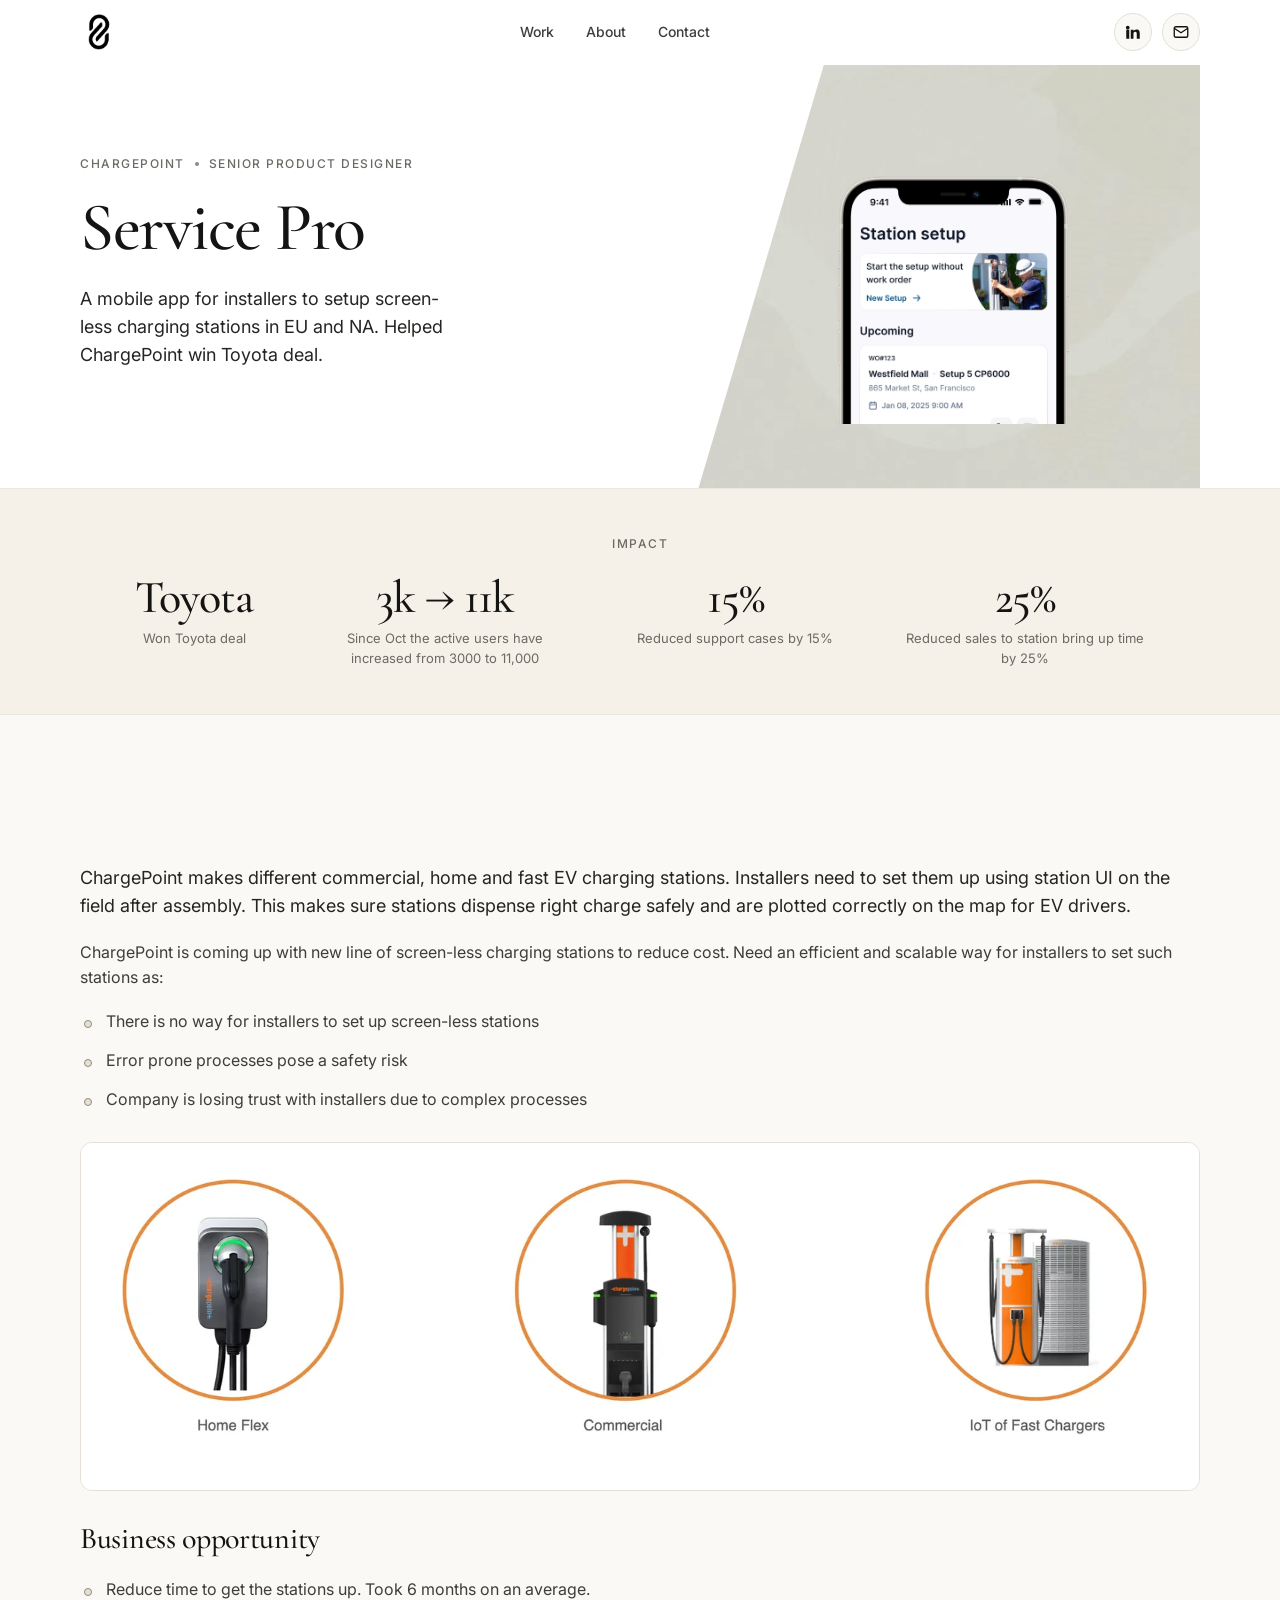
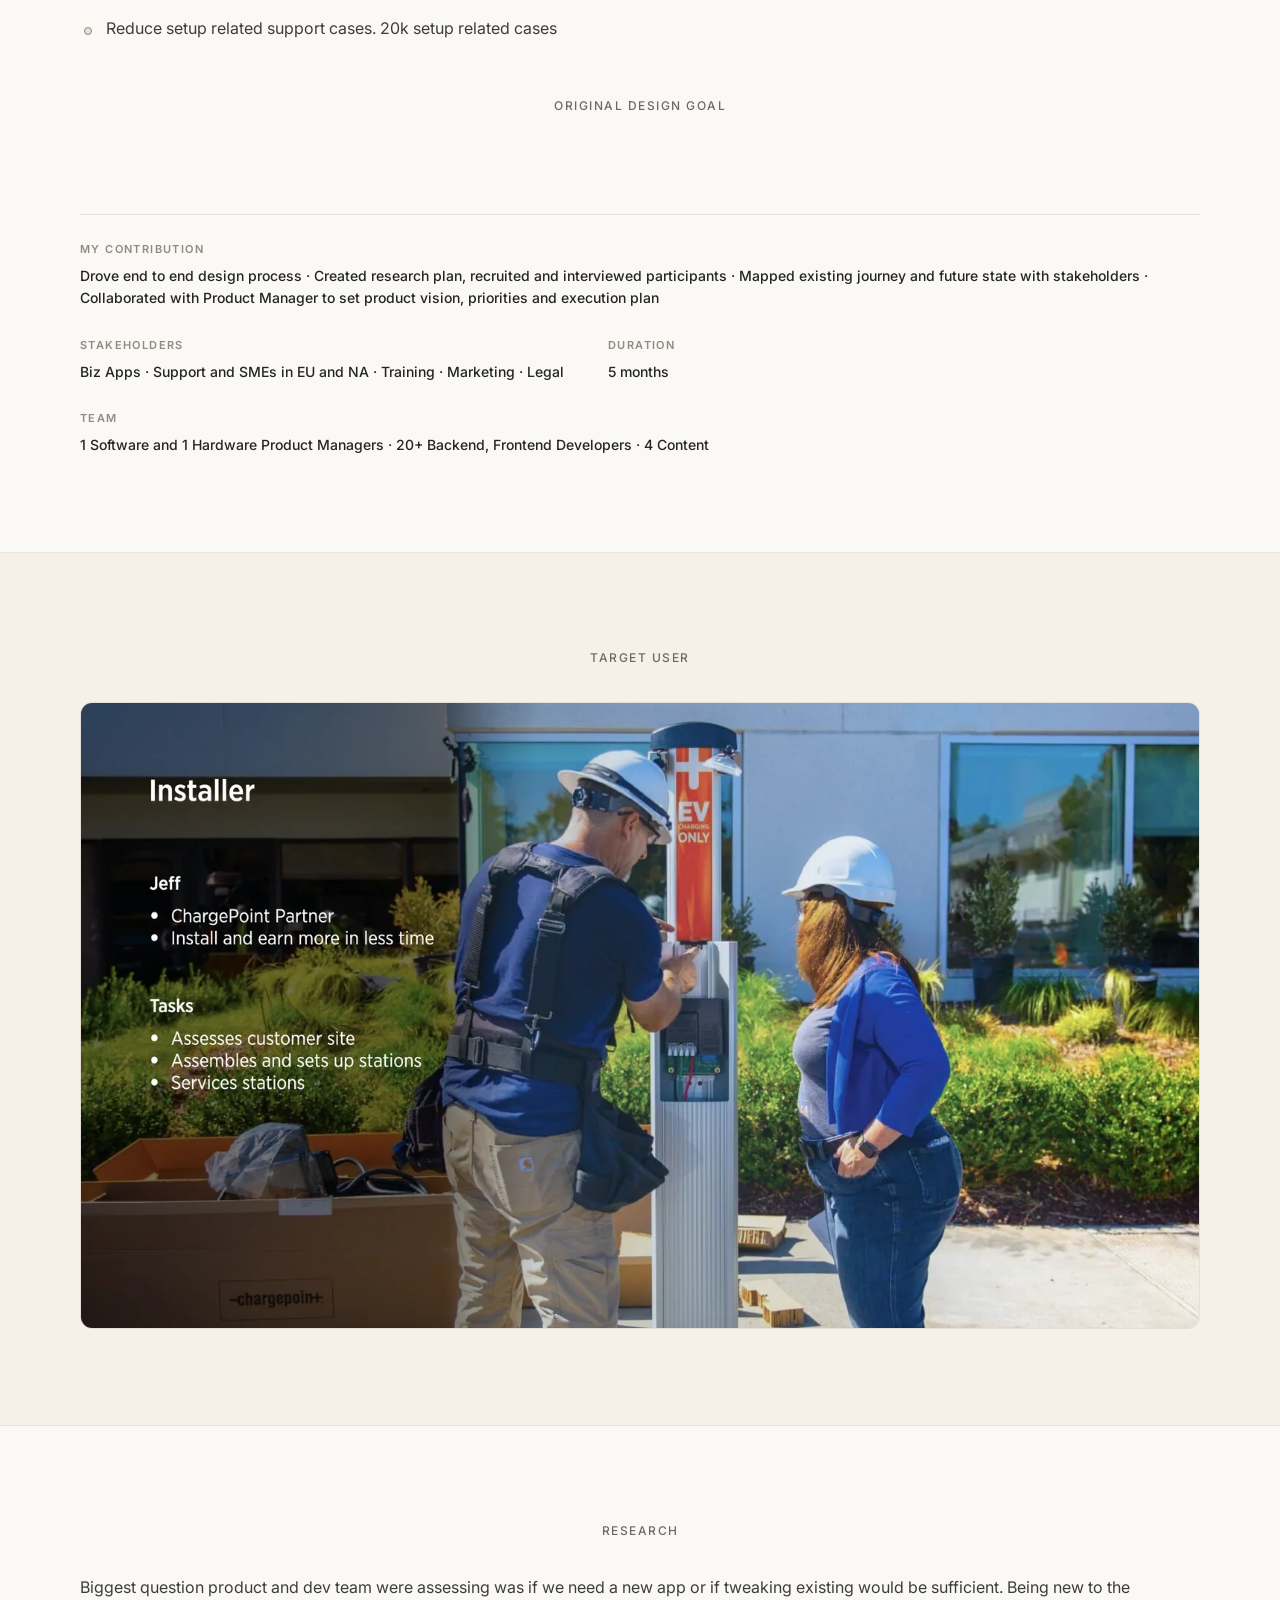
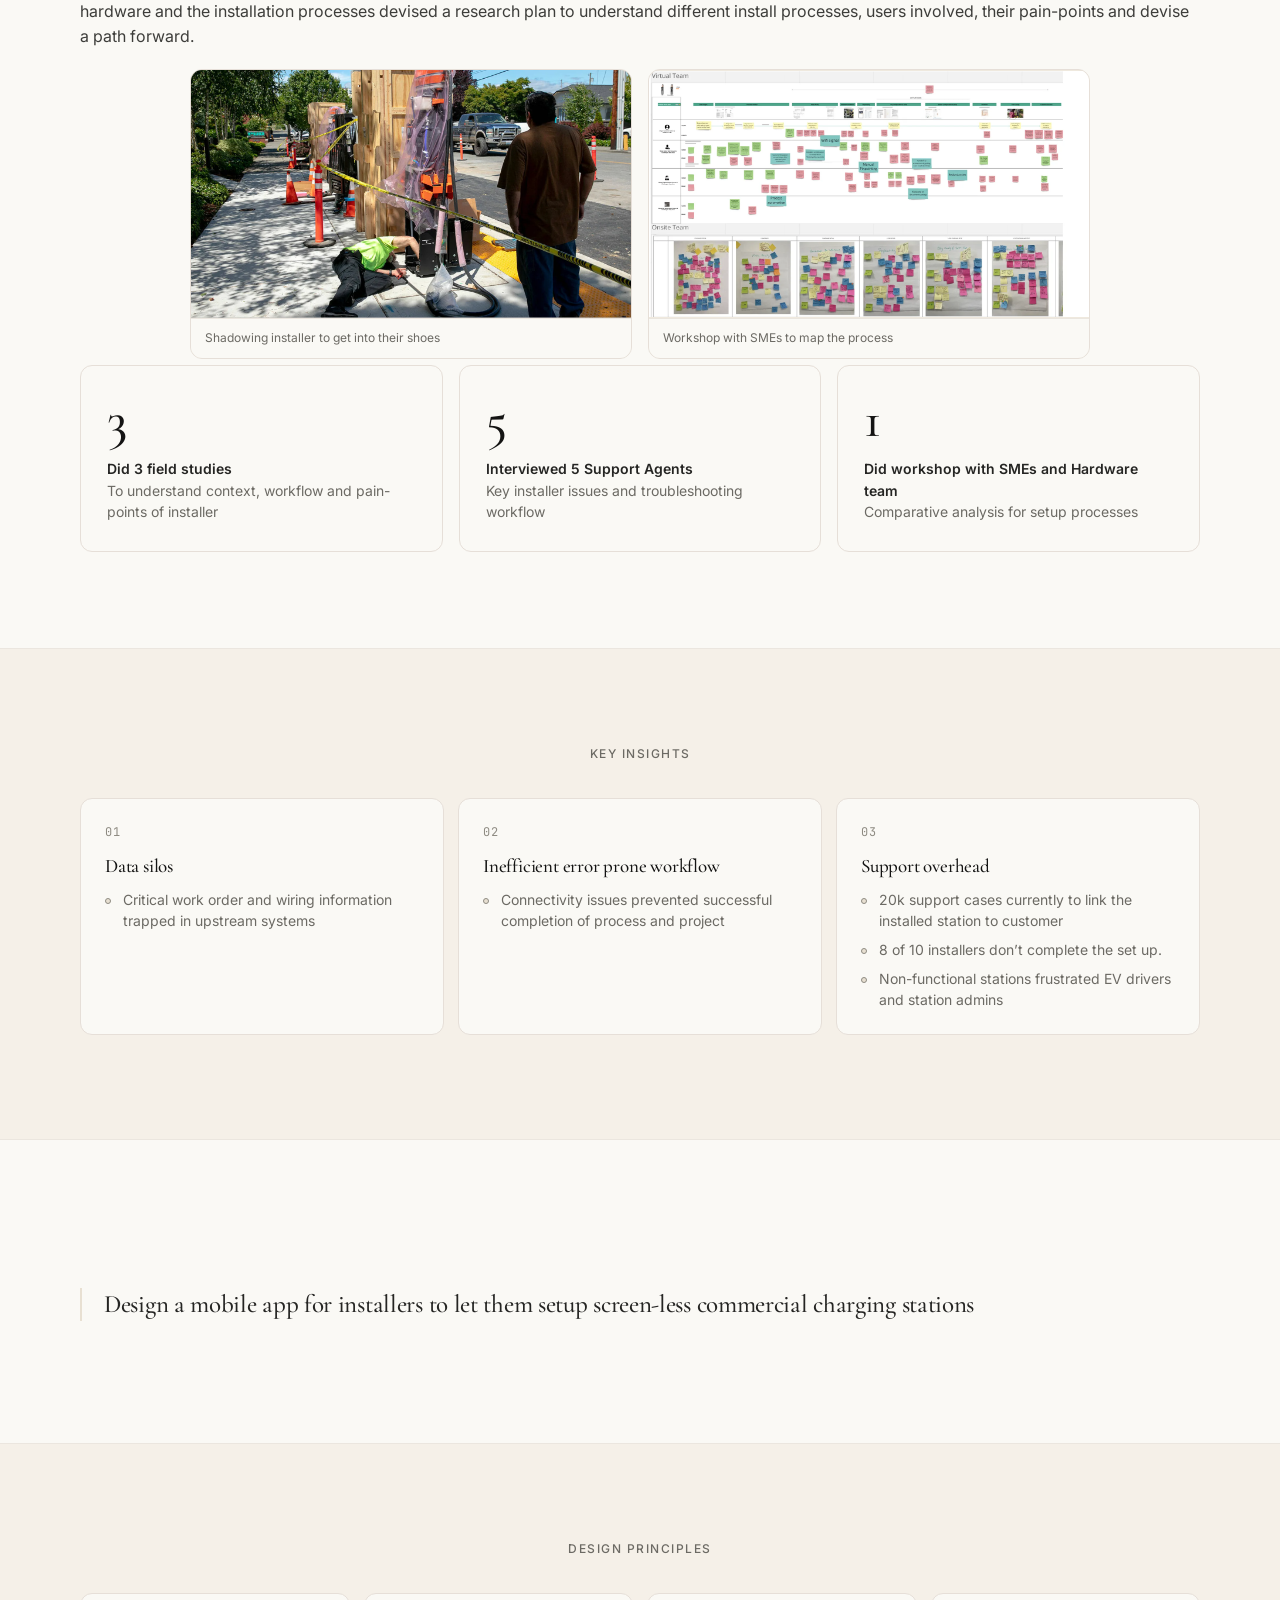
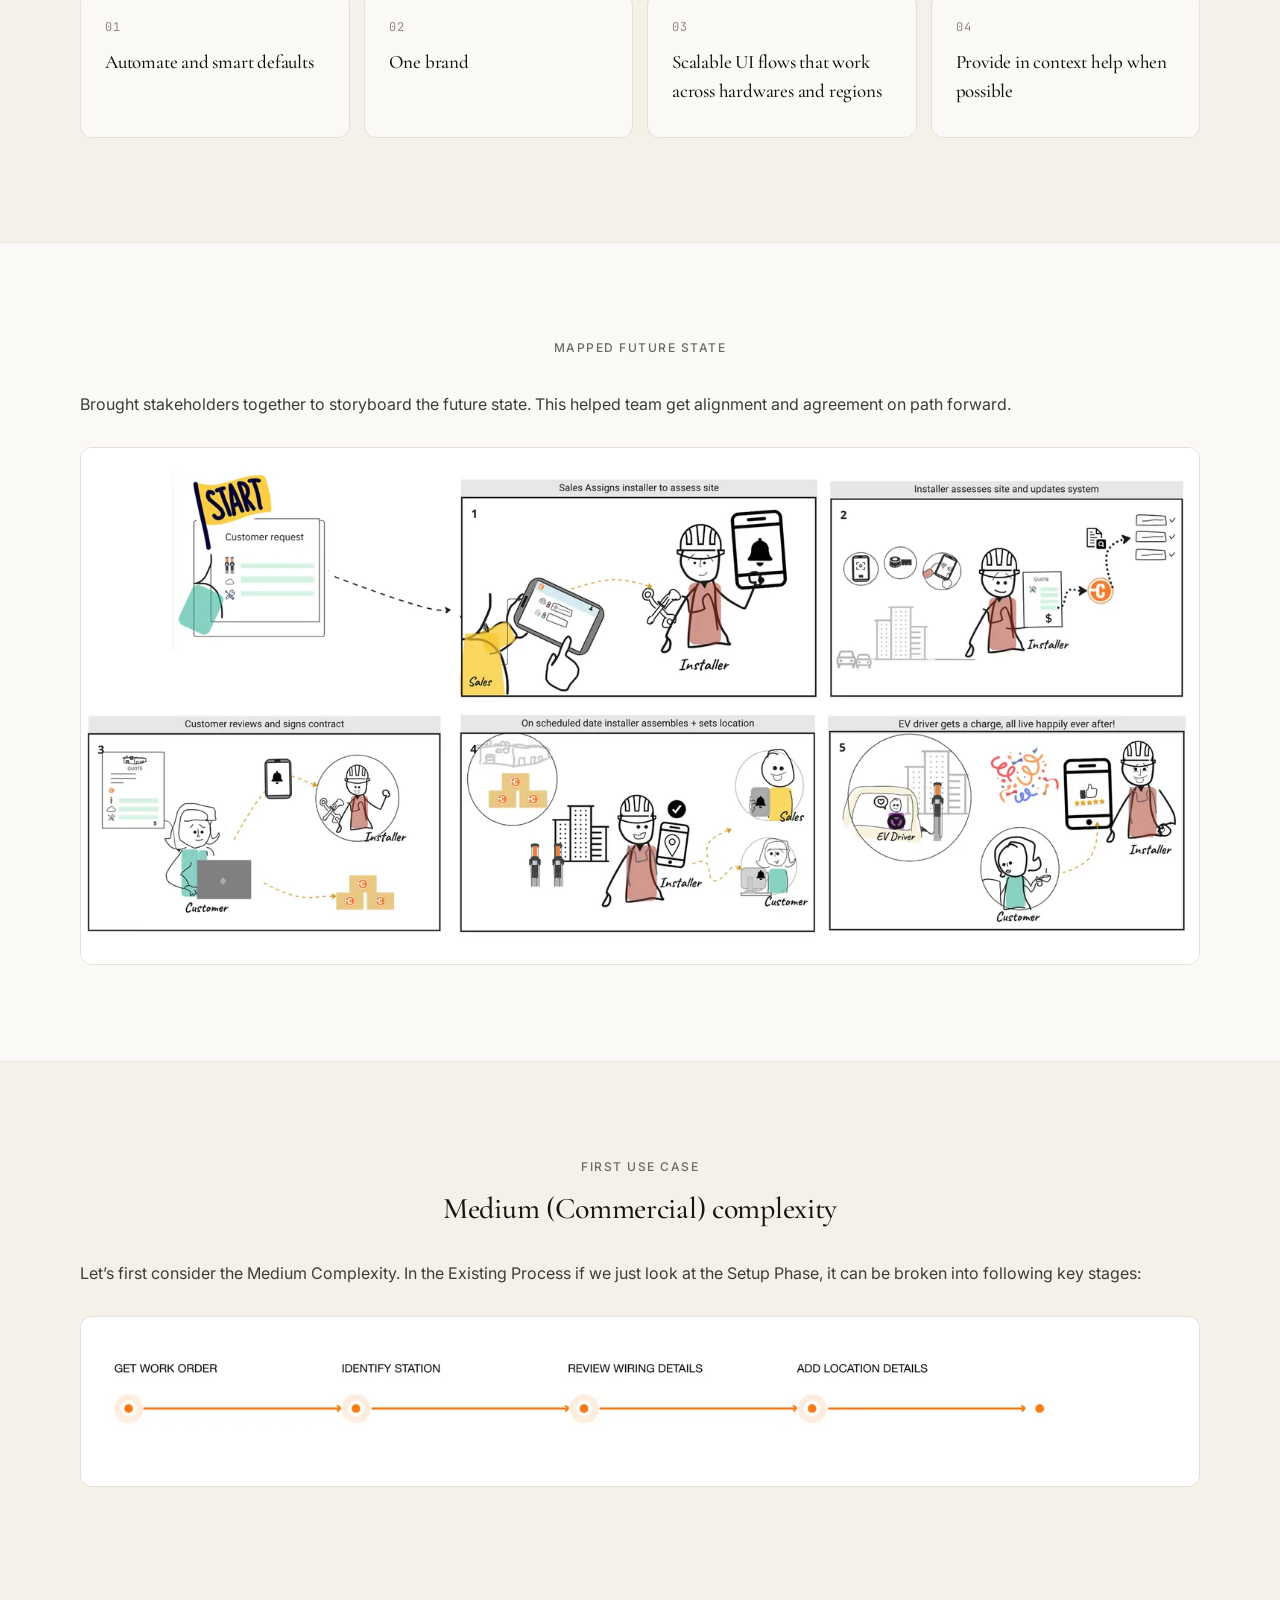
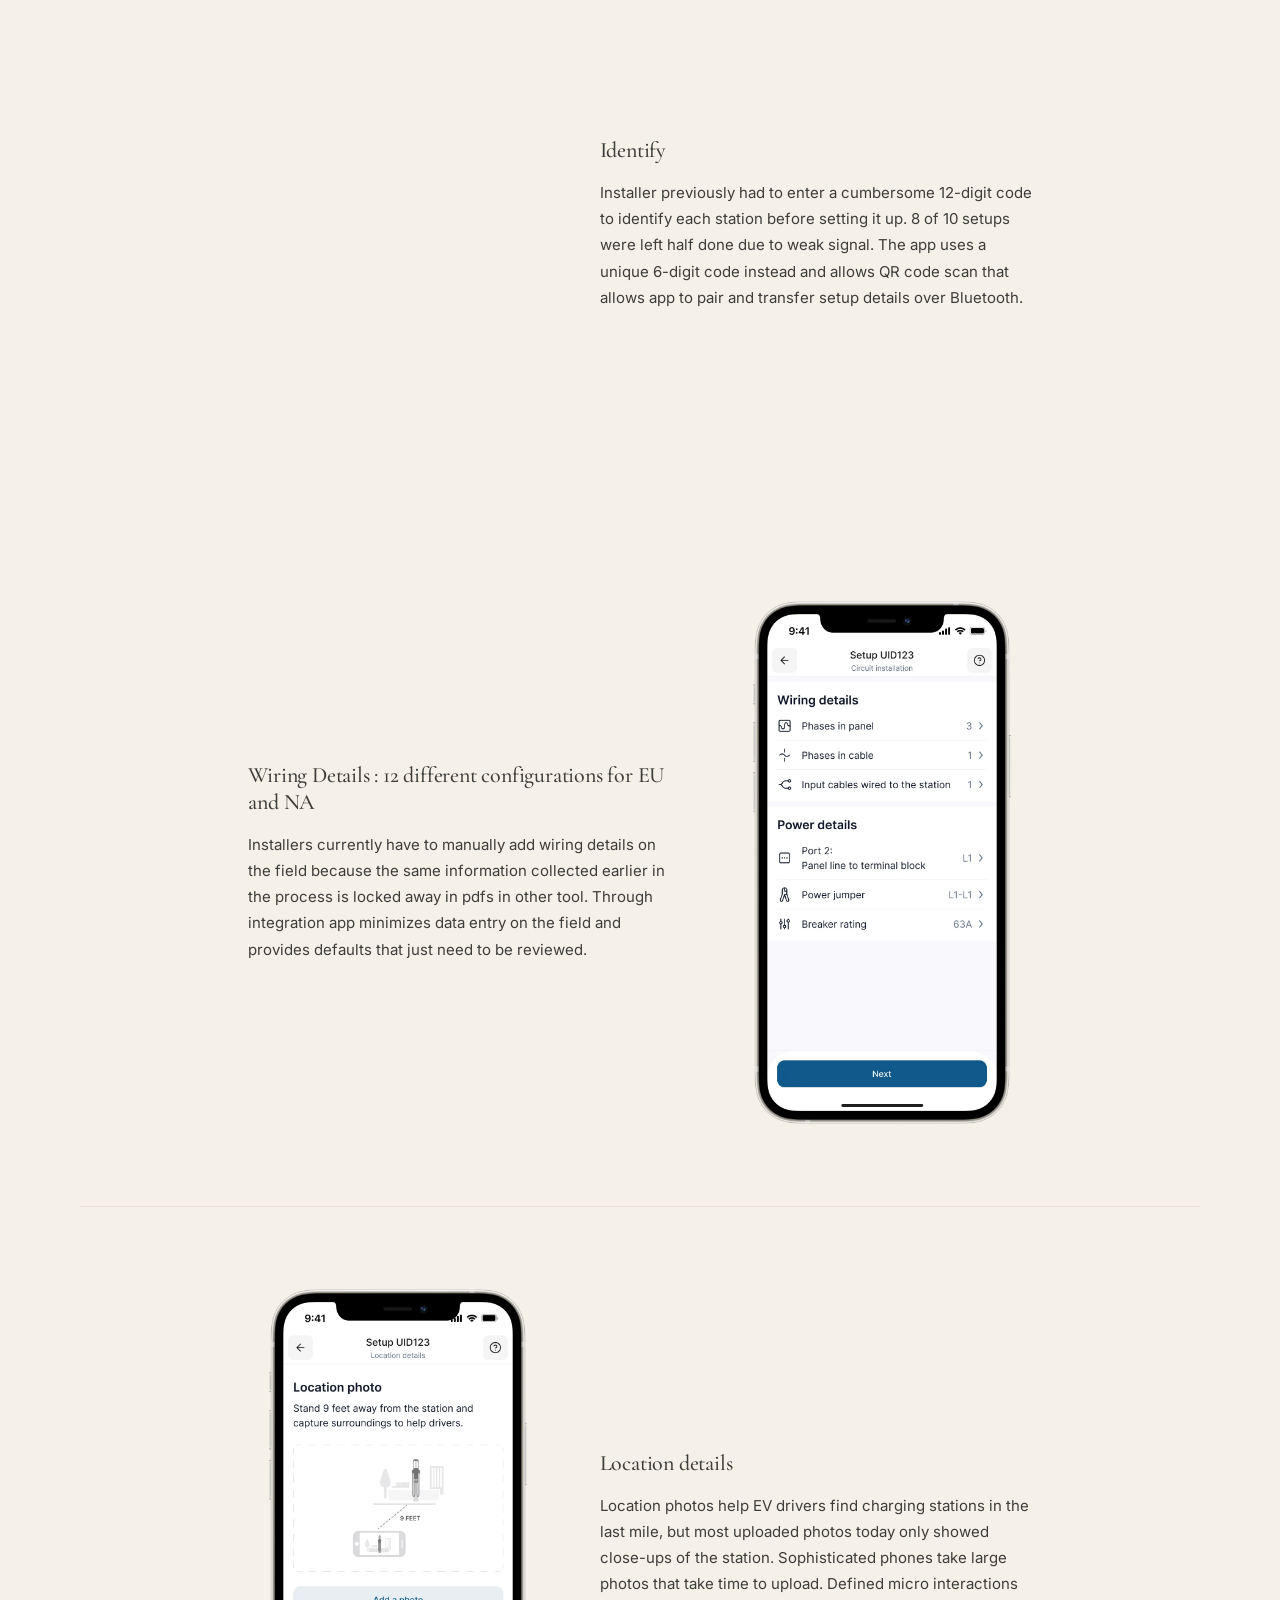
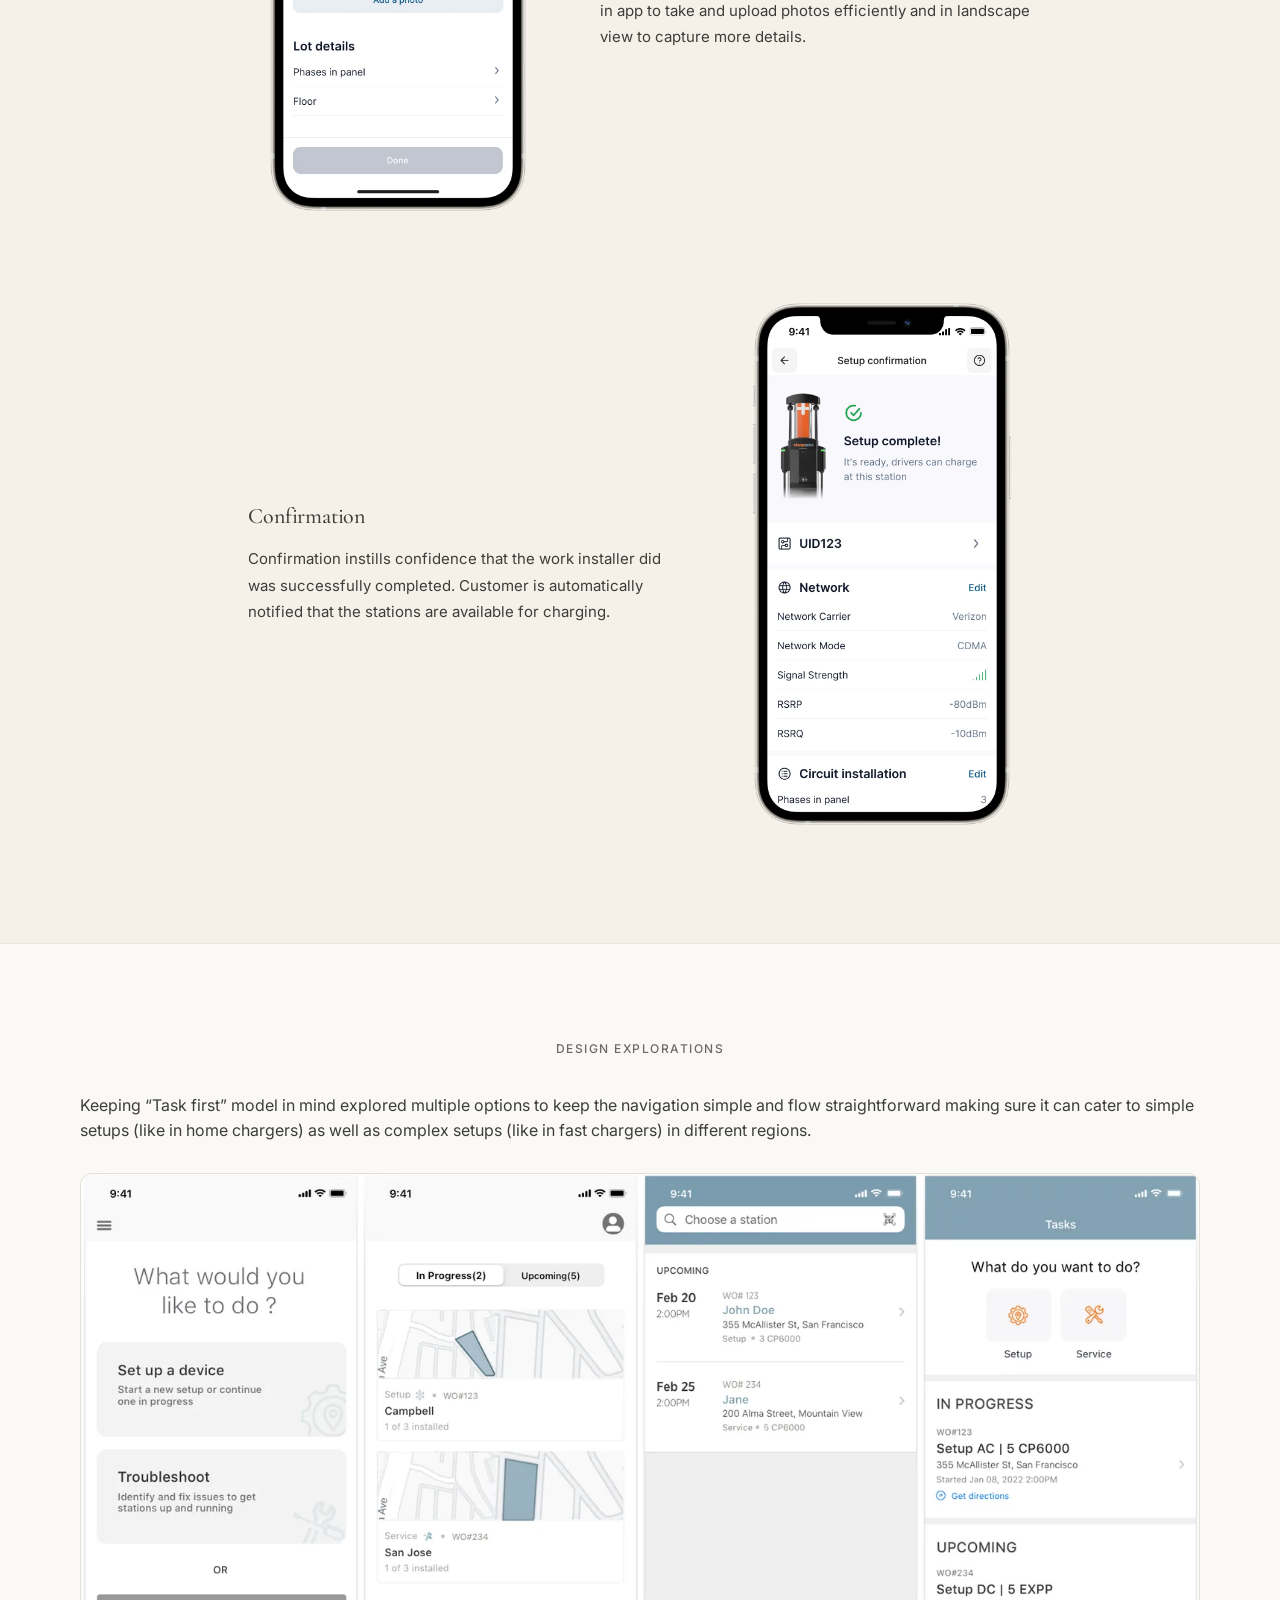
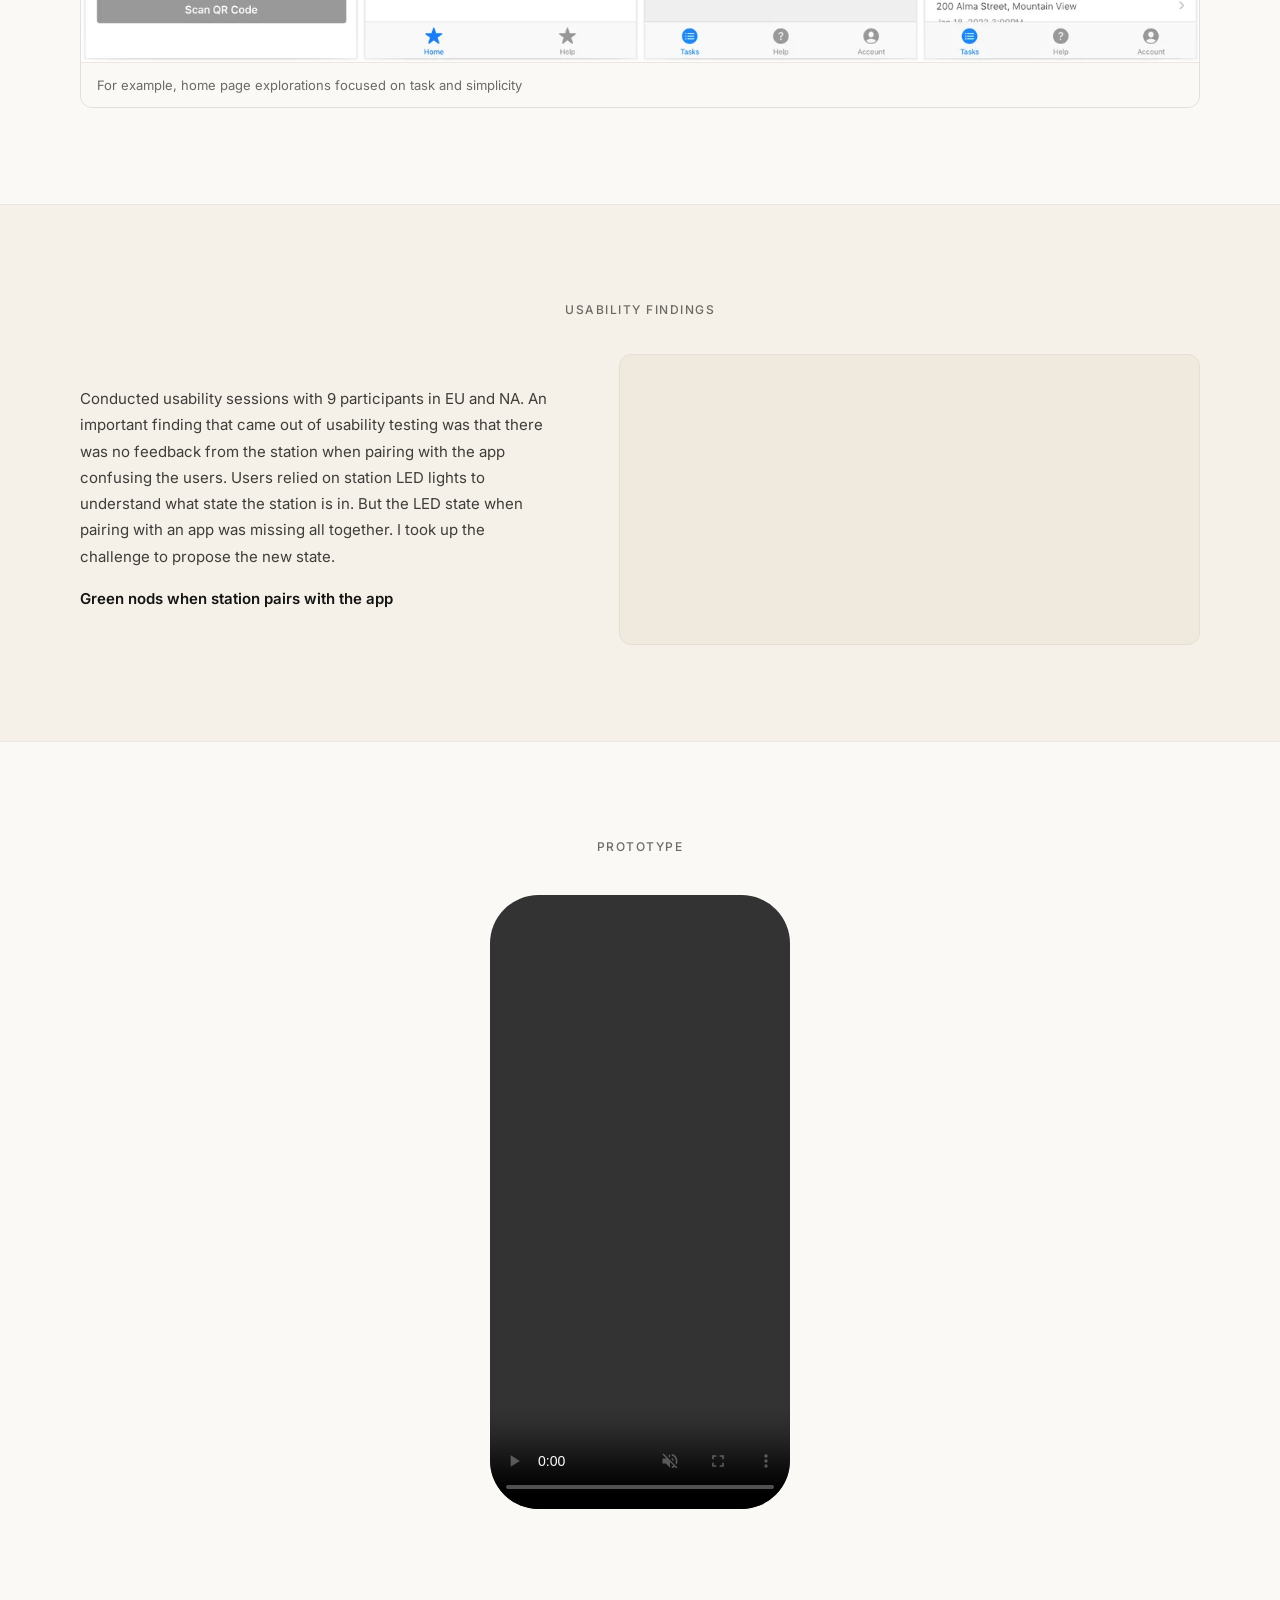
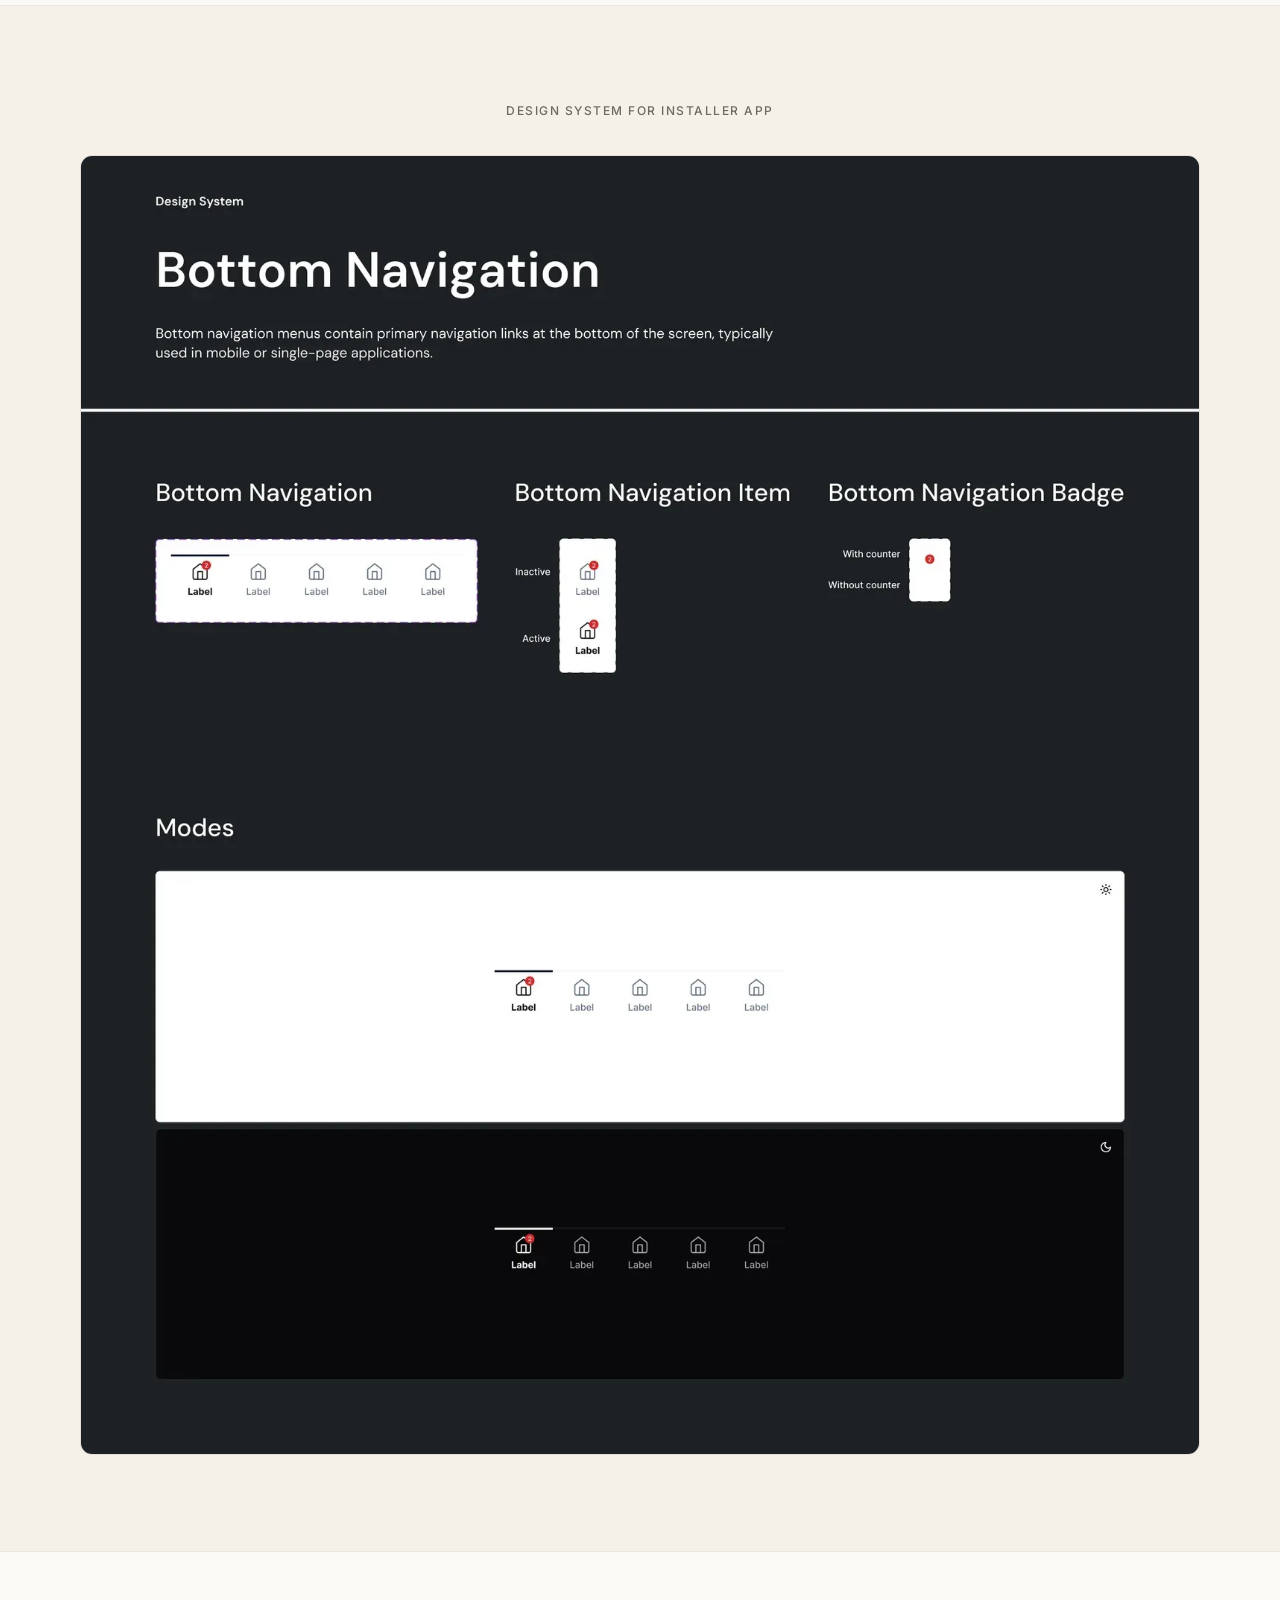
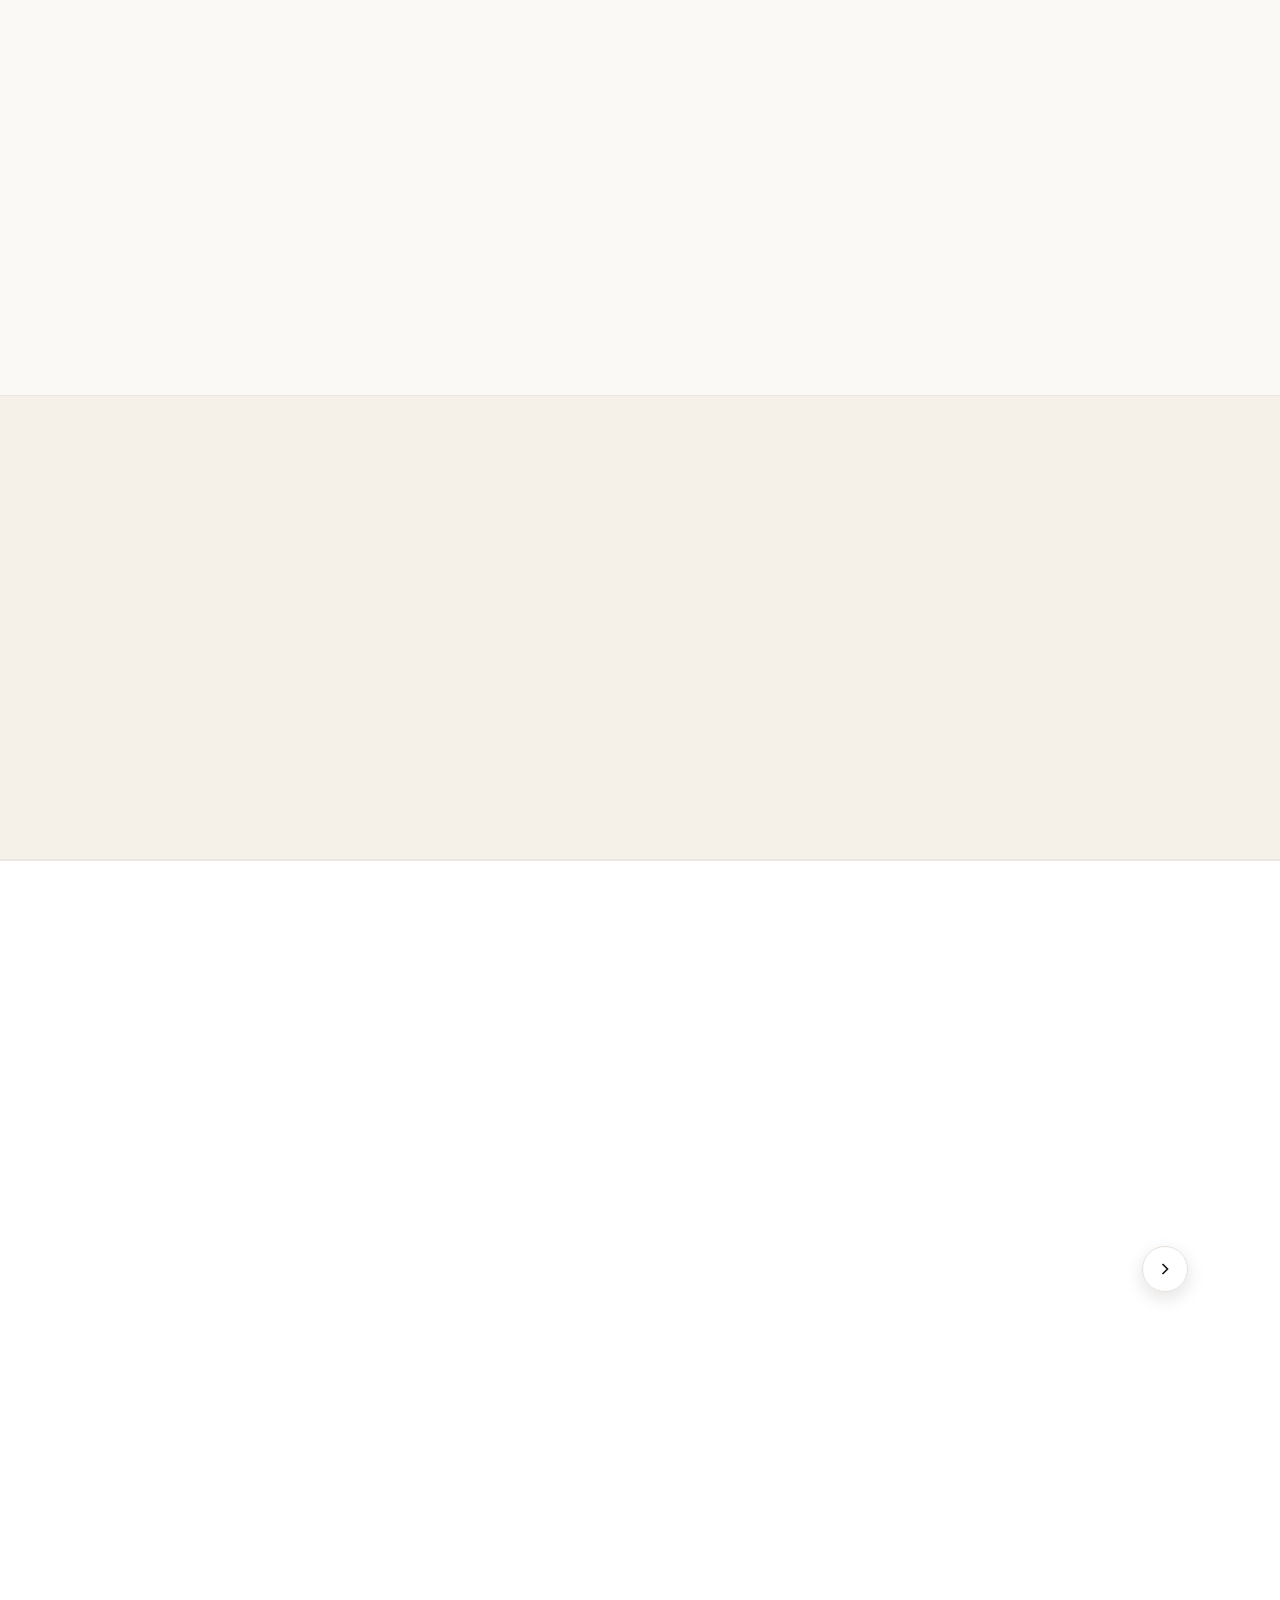
<file: projects/chargepoint-service-pro.html>
<!DOCTYPE html>
<html lang="en">
<head>
  <meta charset="UTF-8" />
  <meta name="viewport" content="width=device-width, initial-scale=1.0" />
  <title>Service Pro — ChargePoint · Shreyasee Chand</title>
  <meta name="description" content="Case study: Service Pro — a mobile app for installers to setup screen-less charging stations in EU and NA. Helped ChargePoint win Toyota deal. By Shreyasee Chand." />
  <!-- Favicon -->
  <link rel="icon" href="/favicon.ico" sizes="any" />
  <link rel="icon" type="image/png" sizes="32x32" href="/assets/img/favicon-32.png" />
  <link rel="icon" type="image/png" sizes="192x192" href="/assets/img/favicon-192.png" />
  <link rel="apple-touch-icon" href="/assets/img/apple-touch-icon.png" />
  <meta name="theme-color" content="#141413" />

  <!-- Social sharing (og:image is opaque PNG — no alpha for scrapers to flatten to white) -->
  <link rel="canonical" href="https://schand.co/projects/chargepoint-service-pro.html" />
  <meta property="og:type" content="article" />
  <meta property="og:site_name" content="Shreyasee Chand" />
  <meta property="og:url" content="https://schand.co/projects/chargepoint-service-pro.html" />
  <meta property="og:title" content="Service Pro — ChargePoint · Shreyasee Chand" />
  <meta property="og:description" content="Case study: Service Pro — a mobile app for installers to setup screen-less charging stations in EU and NA. Helped ChargePoint win Toyota deal. By Shreyasee Chand." />
  <meta property="og:image" content="https://schand.co/assets/img/og-image.png" />
  <meta property="og:image:type" content="image/png" />
  <meta property="og:image:width" content="1200" />
  <meta property="og:image:height" content="630" />
  <meta property="og:image:alt" content="Shreyasee Chand — Product Designer building trustworthy human–AI systems." />
  <meta name="twitter:card" content="summary_large_image" />
  <meta name="twitter:title" content="Service Pro — ChargePoint · Shreyasee Chand" />
  <meta name="twitter:description" content="Case study: Service Pro — a mobile app for installers to setup screen-less charging stations in EU and NA. Helped ChargePoint win Toyota deal. By Shreyasee Chand." />
  <meta name="twitter:image" content="https://schand.co/assets/img/og-image.png" />
  <meta name="twitter:image:alt" content="Shreyasee Chand — Product Designer building trustworthy human–AI systems." />

  <link rel="preconnect" href="https://fonts.googleapis.com" />
  <link rel="preconnect" href="https://fonts.gstatic.com" crossorigin />
  <link href="https://fonts.googleapis.com/css2?family=Cormorant+Garamond:wght@400;500;600&family=Inter:wght@400;500;600&family=JetBrains+Mono:wght@400;500&display=swap" rel="stylesheet" />
  <link rel="stylesheet" href="../css/shared.css" />
</head>
<body id="top">

  <!-- ============ NAV ============ -->
  <header class="nav">
    <div class="wrap nav__inner">
      <a class="brand" href="../index.html#top" aria-label="Shreyasee Chand — home">
        <img class="brand__logo" src="../assets/img/logos/PortfolioLogo1.gif" alt="Shreyasee Chand" />
      </a>
      <nav class="nav__menu" aria-label="Primary">
        <a class="nav__link" href="../index.html#work">Work</a>
        <a class="nav__link" href="../index.html#about">About</a>
        <a class="nav__link" href="../index.html#contact">Contact</a>
      </nav>
      <div class="nav__right">
        <a class="nav__icon" href="https://www.linkedin.com/in/shreyasee-chand-67780a19/" target="_blank" rel="noopener" aria-label="LinkedIn">
          <svg viewBox="0 0 24 24" width="18" height="18" aria-hidden="true"><path fill="currentColor" d="M4.98 3.5a2.5 2.5 0 1 1 0 5 2.5 2.5 0 0 1 0-5ZM3 9h4v12H3V9Zm6 0h3.8v1.7h.05c.53-1 1.83-2.05 3.77-2.05C20.4 8.65 21 11 21 14.1V21h-4v-6.1c0-1.46-.03-3.33-2.03-3.33-2.03 0-2.34 1.58-2.34 3.22V21H9V9Z"/></svg>
        </a>
        <a class="nav__icon nav__icon--email" data-email-copy href="mailto:shreyaseechand@gmail.com" aria-label="Email Shreyasee"><svg viewBox="0 0 24 24" width="18" height="18" fill="none" stroke="currentColor" stroke-width="1.8" aria-hidden="true"><rect x="3" y="5" width="18" height="14" rx="2"/><path d="m3 7 9 6 9-6"/></svg><span class="copy-tip" role="status" aria-live="polite"></span></a>
        <button class="nav__burger" data-sheet-open aria-label="Open menu">
          <svg width="24" height="24" viewBox="0 0 24 24" fill="none" stroke="currentColor" stroke-width="2"><line x1="3" y1="7" x2="21" y2="7"/><line x1="3" y1="12" x2="21" y2="12"/><line x1="3" y1="17" x2="21" y2="17"/></svg>
        </button>
      </div>
    </div>
  </header>

  <!-- mobile sheet -->
  <div class="sheet" id="sheet">
    <div class="sheet__head">
      <span class="brand"><img class="brand__logo" src="../assets/img/logos/PortfolioLogo1.gif" alt="Shreyasee Chand" /></span>
      <button class="sheet__close" data-sheet-close aria-label="Close menu">&times;</button>
    </div>
    <a class="nav__link" href="../index.html#work" data-sheet-close>Work</a>
    <a class="nav__link" href="../index.html#about" data-sheet-close>About</a>
    <a class="nav__link" href="../index.html#contact" data-sheet-close>Contact</a>
  </div>

  <main>
    <!-- ============ PROJECT HERO ============ -->
    <section class="project-hero">
      <div class="wrap">
        <div class="project-hero__grid">
          <div class="project-hero__text">
            <div class="project-hero__eyebrow reveal">
              <span class="eyebrow">ChargePoint</span>
              <span class="dot"></span>
              <span class="eyebrow">Senior Product Designer</span>
            </div>
            <h1 class="display-xl reveal" style="--d:80ms">Service Pro</h1>
            <p class="project-hero__sub lead reveal" style="--d:160ms">A mobile app for installers to setup screen-less charging stations in EU and NA. Helped ChargePoint win Toyota deal.</p>
          </div>
          <div class="project-hero__media reveal" style="--panel:#e9ece6;--d:120ms">
            <img src="../assets/img/heroes/ServiceProHero.webp" alt="Service Pro station setup home screen, listing an installer's upcoming work orders" />
            <div class="project-hero__overlay" aria-hidden="true">
              <div class="project-hero__eyebrow">
                <span class="eyebrow">ChargePoint</span>
                <span class="dot"></span>
                <span class="eyebrow">Senior Product Designer</span>
              </div>
              <p class="project-hero__title-ov">Service Pro</p>
            </div>
          </div>
        </div>
      </div>
    </section>

    <!-- ============ STAT BAND ============ -->
    <section class="stat-band stat-band--center">
      <div class="wrap reveal">
        <span class="eyebrow" style="display:block; margin-bottom:20px;">Impact</span>
        <div class="stat-band__grid">
          <div class="stat-band__item"><span class="stat-band__n">Toyota</span><span class="stat-band__l">Won Toyota deal</span></div>
          <div class="stat-band__item"><span class="stat-band__n">3k → 11k</span><span class="stat-band__l">Since Oct the active users have increased from 3000 to 11,000</span></div>
          <div class="stat-band__item"><span class="stat-band__n">15%</span><span class="stat-band__l">Reduced support cases by 15%</span></div>
          <div class="stat-band__item"><span class="stat-band__n">25%</span><span class="stat-band__l">Reduced sales to station bring up time by 25%</span></div>
        </div>
      </div>
    </section>

    <!-- ============ 01 BACKGROUND ============ -->
    <section class="narrative">
      <div class="wrap">
        <div class="case-head reveal"><span class="eyebrow">Background</span></div>
        <div class="narrative__body case-body reveal" style="--d:80ms">
          <p class="lead">ChargePoint makes different commercial, home and fast EV charging stations. Installers need to set them up using station UI on the field after assembly. This makes sure stations dispense right charge safely and are plotted correctly on the map for EV drivers.</p>
          <p>ChargePoint is coming up with new line of screen-less charging stations to reduce cost. Need an efficient and scalable way for installers to set such stations as:</p>
          <ul>
            <li>There is no way for installers to set up screen-less stations</li>
            <li>Error prone processes pose a safety risk</li>
            <li>Company is losing trust with installers due to complex processes</li>
          </ul>
        </div>
        <div class="case-figs reveal" style="--d:100ms">
          <figure class="fig-wide"><img src="../assets/img/projects/servicepro/02-screen-shot-2023-03-27-at-11.28.14-am.webp" alt="The three ChargePoint station types — Home Flex, Commercial, and IoT of Fast Chargers" loading="lazy" /></figure>
        </div>
        <div class="narrative__body case-body reveal" style="--d:120ms">
          <h3 class="display-sm">Business opportunity</h3>
          <ul>
            <li>Reduce time to get the stations up. Took 6 months on an average.</li>
            <li>Reduce setup related support cases. 20k setup related cases</li>
          </ul>
        </div>
        <div class="case-head reveal" style="--d:140ms; margin-top:56px"><span class="eyebrow">Original design goal</span></div>
        <div class="narrative__body case-body reveal" style="--d:160ms">
          <div class="pullquote">
            <p>Design experience for installers to setup screen-less charging stations.</p>
          </div>
        </div>
        <div class="narrative__body case-body reveal" style="--d:180ms">
          <div class="p-meta" style="margin-top:32px">
            <div class="p-meta__item">
              <div class="p-meta__k">My contribution</div>
              <div class="p-meta__v">Drove end to end design process · Created research plan, recruited and interviewed participants · Mapped existing journey and future state with stakeholders · Collaborated with Product Manager to set product vision, priorities and execution plan</div>
            </div>
            <div class="p-meta__item">
              <div class="p-meta__k">Stakeholders</div>
              <div class="p-meta__v">Biz Apps · Support and SMEs in EU and NA · Training · Marketing · Legal</div>
            </div>
            <div class="p-meta__item">
              <div class="p-meta__k">Duration</div>
              <div class="p-meta__v">5 months</div>
            </div>
            <div class="p-meta__item">
              <div class="p-meta__k">Team</div>
              <div class="p-meta__v">1 Software and 1 Hardware Product Managers · 20+ Backend, Frontend Developers · 4 Content</div>
            </div>
          </div>
        </div>
      </div>
    </section>

    <!-- ============ 02 TARGET USER ============ -->
    <section class="narrative narrative--soft">
      <div class="wrap">
        <div class="case-head reveal"><span class="eyebrow">Target user</span></div>
        <div class="case-figs reveal" style="--d:80ms">
          <figure class="fig-wide"><img src="../assets/img/projects/servicepro/03-screen-shot-2023-03-28-at-2.57.41-pm.webp" alt="Installer persona — Jeff, a ChargePoint Partner who assesses customer sites, assembles and sets up stations, and services stations" loading="lazy" /></figure>
        </div>
      </div>
    </section>

    <!-- ============ 03 RESEARCH ============ -->
    <section class="narrative">
      <div class="wrap">
        <div class="case-head reveal"><span class="eyebrow">Research</span></div>
        <div class="narrative__body case-body reveal" style="--d:80ms">
          <p>Biggest question product and dev team were assessing was if we need a new app or if tweaking existing would be sufficient. Being new to the hardware and the installation processes devised a research plan to understand different install processes, users involved, their pain-points and devise a path forward.</p>
          <div class="figure-grid reveal" style="--d:100ms">
            <figure><img src="../assets/img/projects/servicepro/04-screenshot-2023-02-19-at-2.57.50-pm.webp" alt="Field study — shadowing an installer during setup" loading="lazy" /><figcaption>Shadowing installer to get into their shoes</figcaption></figure>
            <figure><img src="../assets/img/projects/servicepro/05-screen-shot-2023-03-27-at-1.38.35-am.webp" alt="Workshop with SMEs and the hardware team" loading="lazy" /><figcaption>Workshop with SMEs to map the process</figcaption></figure>
          </div>
          <div class="metrics reveal" style="--d:140ms">
            <div class="metric"><div class="n">3</div><div class="l"><strong>Did 3 field studies</strong><br />To understand context, workflow and pain-points of installer</div></div>
            <div class="metric"><div class="n">5</div><div class="l"><strong>Interviewed 5 Support Agents</strong><br />Key installer issues and troubleshooting workflow</div></div>
            <div class="metric"><div class="n">1</div><div class="l"><strong>Did workshop with SMEs and Hardware team</strong><br />Comparative analysis for setup processes</div></div>
          </div>
        </div>
      </div>
    </section>

    <!-- ============ 04 KEY INSIGHTS ============ -->
    <section class="narrative narrative--soft">
      <div class="wrap">
        <div class="case-head reveal"><span class="eyebrow">Key insights</span></div>
        <div class="narrative__body case-body reveal" style="--d:80ms">
          <div class="principles reveal" style="--d:100ms">
            <div class="principle">
              <div class="principle__n">01</div>
              <div class="principle__t">Data silos</div>
              <ul><li>Critical work order and wiring information trapped in upstream systems</li></ul>
            </div>
            <div class="principle">
              <div class="principle__n">02</div>
              <div class="principle__t">Inefficient error prone workflow</div>
              <ul><li>Connectivity issues prevented successful completion of process and project</li></ul>
            </div>
            <div class="principle">
              <div class="principle__n">03</div>
              <div class="principle__t">Support overhead</div>
              <ul>
                <li>20k support cases currently to link the installed station to customer</li>
                <li>8 of 10 installers don’t complete the set up.</li>
                <li>Non-functional stations frustrated EV drivers and station admins</li>
              </ul>
            </div>
          </div>
        </div>
      </div>
    </section>

    <!-- ============ 05 NEW GOAL ============ -->
    <section class="narrative">
      <div class="wrap">
        <div class="case-head reveal"><span class="eyebrow">New goal</span></div>
        <div class="narrative__body case-body reveal" style="--d:80ms">
          <div class="pullquote">
            <p>Design a mobile app for installers to let them setup screen-less commercial charging stations</p>
          </div>
        </div>
      </div>
    </section>

    <!-- ============ 06 DESIGN PRINCIPLES ============ -->
    <section class="narrative narrative--soft">
      <div class="wrap">
        <div class="case-head reveal"><span class="eyebrow">Design principles</span></div>
        <div class="narrative__body case-body reveal" style="--d:80ms">
          <div class="principles reveal" style="--d:100ms">
            <div class="principle"><div class="principle__n">01</div><div class="principle__t">Automate and smart defaults</div></div>
            <div class="principle"><div class="principle__n">02</div><div class="principle__t">One brand</div></div>
            <div class="principle"><div class="principle__n">03</div><div class="principle__t">Scalable UI flows that work across hardwares and regions</div></div>
            <div class="principle"><div class="principle__n">04</div><div class="principle__t">Provide in context help when possible</div></div>
          </div>
        </div>
      </div>
    </section>

    <!-- ============ 07 MAPPED FUTURE STATE ============ -->
    <section class="narrative">
      <div class="wrap">
        <div class="case-head reveal"><span class="eyebrow">Mapped future state</span></div>
        <div class="narrative__body case-body reveal" style="--d:80ms">
          <p>Brought stakeholders together to storyboard the future state. This helped team get alignment and agreement on path forward.</p>
        </div>
        <div class="case-figs reveal" style="--d:100ms">
          <figure class="fig-wide"><img src="../assets/img/projects/servicepro/06-screen-shot-2023-02-16-at-11.35.52-am.webp" alt="Future-state storyboard created with stakeholders" loading="lazy" /></figure>
        </div>
      </div>
    </section>

    <!-- ============ 08 FIRST USE CASE ============ -->
    <section class="narrative narrative--soft">
      <div class="wrap">
        <div class="case-head reveal">
          <span class="eyebrow">First use case</span>
          <h3 class="display-sm">Medium (Commercial) complexity</h3>
        </div>
        <div class="narrative__body case-body reveal" style="--d:80ms">
          <p>Let’s first consider the Medium Complexity. In the Existing Process if we just look at the Setup Phase, it can be broken into following key stages:</p>
        </div>
        <div class="case-figs reveal" style="--d:100ms">
          <figure class="fig-wide"><img src="../assets/img/projects/servicepro/07-commercialsetup.webp" alt="The four key stages of the existing commercial setup process" loading="lazy" /></figure>
        </div>
        <div class="narrative__body case-body reveal" style="--d:120ms">

          <div class="fig-split fig-split--phone fig-split--hug">
            <figure class="fig-split__shot">
              <div class="shot shot--tight">
                <video autoplay muted loop playsinline preload="metadata" aria-label="Identifying a station in Service Pro — entering a 6-digit code or scanning a QR code to pair over Bluetooth">
                  <source src="../assets/img/projects/servicepro/16-identify.mp4" type="video/mp4" />
                </video>
              </div>
            </figure>
            <div class="fig-split__text">
              <p class="ps__h">Identify</p>
              <p>Installer previously had to enter a cumbersome 12-digit code to identify each station before setting it up. 8 of 10 setups were left half done due to weak signal. The app uses a unique 6-digit code instead and allows QR code scan that allows app to pair and transfer setup details over Bluetooth.</p>
            </div>
          </div>

          <div class="fig-split fig-split--phone fig-split--flip fig-split--hug">
            <figure class="fig-split__shot"><img src="../assets/img/projects/servicepro/08-group-10.webp" alt="Wiring details pre-filled with defaults that only need review" loading="lazy" /></figure>
            <div class="fig-split__text">
              <p class="ps__h">Wiring Details : 12 different configurations for EU and NA</p>
              <p>Installers currently have to manually add wiring details on the field because the same information collected earlier in the process is locked away in pdfs in other tool. Through integration app minimizes data entry on the field and provides defaults that just need to be reviewed.</p>
            </div>
          </div>

          <div class="fig-split fig-split--phone fig-split--hug">
            <figure class="fig-split__shot"><img src="../assets/img/projects/servicepro/09-group-1314.webp" alt="Guided landscape photo capture for station location details" loading="lazy" /></figure>
            <div class="fig-split__text">
              <p class="ps__h">Location details</p>
              <p>Location photos help EV drivers find charging stations in the last mile, but most uploaded photos today only showed close-ups of the station. Sophisticated phones take large photos that take time to upload. Defined micro interactions in app to take and upload photos efficiently and in landscape view to capture more details.</p>
            </div>
          </div>

          <div class="fig-split fig-split--phone fig-split--flip fig-split--hug">
            <figure class="fig-split__shot"><img src="../assets/img/projects/servicepro/10-group-13.webp" alt="Setup confirmation screen — setup complete, drivers can charge at this station" loading="lazy" /></figure>
            <div class="fig-split__text">
              <p class="ps__h">Confirmation</p>
              <p>Confirmation instills confidence that the work installer did was successfully completed. Customer is automatically notified that the stations are available for charging.</p>
            </div>
          </div>

        </div>
      </div>
    </section>

    <!-- ============ 09 DESIGN EXPLORATIONS ============ -->
    <section class="narrative">
      <div class="wrap">
        <div class="case-head reveal"><span class="eyebrow">Design explorations</span></div>
        <div class="narrative__body case-body reveal" style="--d:80ms">
          <p>Keeping “Task first” model in mind explored multiple options to keep the navigation simple and flow straightforward making sure it can cater to simple setups (like in home chargers) as well as complex setups (like in fast chargers) in different regions.</p>
        </div>
        <div class="case-figs reveal" style="--d:100ms">
          <figure class="fig-wide"><img src="../assets/img/projects/servicepro/11-homepageiterations.webp" alt="Home page iterations exploring task-first navigation" loading="lazy" /><figcaption>For example, home page explorations focused on task and simplicity</figcaption></figure>
        </div>
      </div>
    </section>

    <!-- ============ 10 USABILITY FINDINGS ============ -->
    <section class="narrative narrative--soft">
      <div class="wrap">
        <div class="case-head reveal"><span class="eyebrow">Usability findings</span></div>
        <div class="narrative__body case-body reveal" style="--d:80ms">
          <div class="fig-split fig-split--flip">
            <figure class="fig-split__shot"><video autoplay muted loop playsinline preload="metadata" aria-label="Proposed LED behavior — the station's LED nods green when it pairs with the app"><source src="../assets/img/projects/servicepro/12-led_behavior.mp4" type="video/mp4" /></video></figure>
            <div class="fig-split__text">
              <p>Conducted usability sessions with 9 participants in EU and NA. An important finding that came out of usability testing was that there was no feedback from the station when pairing with the app confusing the users. Users relied on station LED lights to understand what state the station is in. But the LED state when pairing with an app was missing all together. I took up the challenge to propose the new state.</p>
              <p><strong>Green nods when station pairs with the app</strong></p>
            </div>
          </div>
        </div>
      </div>
    </section>

    <!-- ============ 11 PROTOTYPE ============ -->
    <section class="narrative">
      <div class="wrap">
        <div class="case-head reveal"><span class="eyebrow">Prototype</span></div>
        <div class="narrative__body case-body reveal" style="--d:80ms">
          <div class="phone-row phone-row--1">
            <figure>
              <div class="shot shot--tight">
                <video controls muted loop playsinline preload="metadata" aria-label="Service Pro prototype — walking through a station setup from the task list to confirmation">
                  <source src="../assets/img/projects/servicepro/17-prototype.mp4" type="video/mp4" />
                </video>
              </div>
            </figure>
          </div>
        </div>
      </div>
    </section>

    <!-- ============ 12 DESIGN SYSTEM ============ -->
    <section class="narrative narrative--soft">
      <div class="wrap">
        <div class="case-head reveal"><span class="eyebrow">Design system for Installer app</span></div>
        <div class="case-figs reveal" style="--d:80ms">
          <figure class="fig-wide"><img src="../assets/img/projects/servicepro/13-bottom-navigation.webp" alt="The Service Pro design system — bottom navigation component documentation" loading="lazy" /></figure>
        </div>
      </div>
    </section>

    <!-- ============ 13 SECOND USE CASE ============ -->
    <section class="narrative">
      <div class="wrap">
        <div class="case-head reveal">
          <span class="eyebrow">Second use case</span>
          <h3 class="display-sm">Complex (Fast charger) setup</h3>
        </div>
        <div class="narrative__body case-body reveal" style="--d:80ms">
          <p>The app flows need to be flexible and scalable to setup fast chargers as well which is a complex IoT (Internet of Things) system. A few steps get added on the Commercial setup process to bring up a system</p>
        </div>
        <div class="case-figs reveal" style="--d:100ms">
          <figure class="fig-wide"><img src="../assets/img/projects/servicepro/14-fastchargersetup.webp" alt="The fast-charger setup flow, with additional steps layered onto the commercial process" loading="lazy" /></figure>
        </div>
      </div>
    </section>

    <!-- ============ 14 THIRD USE CASE ============ -->
    <section class="narrative narrative--soft">
      <div class="wrap">
        <div class="case-head reveal">
          <span class="eyebrow">Third use case</span>
          <h3 class="display-sm">Simple (Home charger) setup to Win Toyota deal</h3>
        </div>
        <div class="narrative__body case-body reveal" style="--d:80ms">
          <p>There were some recent incidents where EV drivers setup wrong power settings on installed home stations. The concerns of EV drivers setting up Home stations incorrectly, putting themselves, the car and the grid in danger, was a deal breaker for Toyota. Due to this escalation team had to readjust it’s roadmap to enable installers to setup Home Chargers in Service Pro first and save partnership with Toyota. Simplified the simple setup further in app to launch Minimum Lovable Product (MLP) due to the escalation. This helped us <strong>win $MM deal with Toyota</strong>.</p>
        </div>
      </div>
    </section>

    <!-- ============ 15 ANDROID DESIGNS ============ -->
    <section class="narrative">
      <div class="wrap">
        <div class="case-head reveal"><span class="eyebrow">Android designs</span></div>
        <div class="narrative__body case-body reveal" style="--d:80ms">
          <p>Designed workflows in Android following material design components and interactions guidelines.</p>
        </div>
        <div class="case-figs reveal" style="--d:100ms">
          <figure class="fig-wide"><img src="../assets/img/projects/servicepro/15-androidservicepro.webp" alt="Service Pro on Android, following Material Design components and interaction guidelines" loading="lazy" /></figure>
        </div>
      </div>
    </section>

    <!-- ============ 16 LESSONS LEARNT ============ -->
    <section class="narrative narrative--soft">
      <div class="wrap">
        <div class="case-head reveal"><span class="eyebrow">Lessons learnt</span></div>
        <div class="narrative__body case-body reveal" style="--d:80ms">
          <div class="learnings reveal" style="--d:100ms">
            <div class="learn"><span class="learn__n">01</span><p class="learn__t">Use service design mindset to understand technicalities of the system and provide a wholistic change</p></div>
            <div class="learn"><span class="learn__n">02</span><p class="learn__t">Conducting workshops online across regions</p></div>
            <div class="learn"><span class="learn__n">03</span><p class="learn__t">Carefully facilitating discussions between stakeholders to avoid deadlocks and continue to make progress</p></div>
            <div class="learn"><span class="learn__n">04</span><p class="learn__t">It’s a rigorous process to design and launch a native app from scratch</p></div>
            <div class="learn"><span class="learn__n">05</span><p class="learn__t">Similarities and differences between Apple’s Human Interaction Design guidelines and Material design</p></div>
          </div>
        </div>
      </div>
    </section>

    <!-- ============ RELATED PROJECTS ============ -->
    <section class="related">
      <div class="wrap">
        <div class="related__head reveal">
          <div>
            <span class="eyebrow">Keep exploring</span>
            <h2 class="display-md">More selected work</h2>
          </div>
        </div>
        <div class="related__viewport">
          <button class="related__arrow related__arrow--prev" aria-label="Previous project">
            <svg viewBox="0 0 24 24" fill="none" stroke="currentColor" stroke-width="2" aria-hidden="true"><path d="M15 18l-6-6 6-6"/></svg>
          </button>
          <div class="related__grid" id="relatedTrack">
            <a class="rcard reveal" href="pitch-parrot.html" style="--card:#faf9f6">
              <figure class="rcard__shot"><img src="../assets/img/heroes/Freelance.webp" alt="Product demo creation platform with AI — Pitch Parrot" loading="lazy" /></figure>
              <div class="rcard__meta"><span class="rcard__tag">Pitch Parrot</span><h3 class="rcard__title">Product demo creation platform with AI</h3><p class="rcard__desc">An AI co-pilot that drafts personalized, on-brand sales demos in minutes.</p><span class="rcard__link">View case study <span class="arrow">→</span></span></div>
            </a>
            <a class="rcard reveal" href="chargepoint-access.html" style="--card:#f0eee7;--d:80ms">
              <figure class="rcard__shot"><img src="../assets/img/heroes/AccessManagementHero.webp" alt="Access management for EV charging — ChargePoint" loading="lazy" /></figure>
              <div class="rcard__meta"><span class="rcard__tag">ChargePoint</span><h3 class="rcard__title">Access management for EV charging</h3><p class="rcard__desc">A self-service admin platform that lifted subscription revenue 45%.</p><span class="rcard__link">View case study <span class="arrow">→</span></span></div>
            </a>
            <a class="rcard reveal" href="expedia-flight-change.html" style="--card:#faf9f6;--d:160ms">
              <figure class="rcard__shot"><img src="../assets/img/heroes/FlightChange.webp" alt="Flight change — Expedia" loading="lazy" /></figure>
              <div class="rcard__meta"><span class="rcard__tag">Expedia</span><h3 class="rcard__title">Flight change</h3><p class="rcard__desc">Self-service flight changes that saved $3.9M a year.</p><span class="rcard__link">View case study <span class="arrow">→</span></span></div>
            </a>
            <a class="rcard reveal" href="chewy-ai-portraits.html" style="--card:#ffffff">
              <figure class="rcard__shot"><img src="../assets/img/heroes/AIPetPortrait.webp" alt="AI pet portraits — Chewy" loading="lazy" /></figure>
              <div class="rcard__meta"><span class="rcard__tag">Chewy</span><h3 class="rcard__title">AI pet portraits</h3><p class="rcard__desc">A holiday AI moment that lifted app downloads 23%.</p><span class="rcard__link">View case study <span class="arrow">→</span></span></div>
            </a>
            <!-- Sync with PayPal card hidden for now -->
          </div>
          <button class="related__arrow related__arrow--next" aria-label="Next project">
            <svg viewBox="0 0 24 24" fill="none" stroke="currentColor" stroke-width="2" aria-hidden="true"><path d="M9 6l6 6-6 6"/></svg>
          </button>
        </div>
        <div class="related__dots" aria-hidden="true"></div>
      </div>
    </section>

  </main>

  <!-- ============ FOOTER ============ -->
  <footer class="footer" id="contact">
    <div class="wrap">
      <div class="footer__top">
        <div class="footer__lead">
          <span class="eyebrow footer__eyebrow">Get in touch</span>
          <h2 class="display-lg footer__headline">Feel free to hit me up. I'm looking forward to hearing from you.</h2>
        </div>
        <div class="footer__social">
          <a class="footer__icon footer__icon--email" data-email-copy href="mailto:shreyaseechand@gmail.com" aria-label="Email Shreyasee">
            <svg viewBox="0 0 24 24" fill="none" stroke="currentColor" stroke-width="1.8" aria-hidden="true"><rect x="3" y="5" width="18" height="14" rx="2"/><path d="m3 7 9 6 9-6"/></svg>
          <span class="copy-tip" role="status" aria-live="polite"></span>
          </a>
          <a class="footer__icon" href="https://www.linkedin.com/in/shreyasee-chand-67780a19/" target="_blank" rel="noopener" aria-label="LinkedIn">
            <svg viewBox="0 0 24 24" aria-hidden="true"><path fill="currentColor" d="M4.98 3.5a2.5 2.5 0 1 1 0 5 2.5 2.5 0 0 1 0-5ZM3 9h4v12H3V9Zm6 0h3.8v1.7h.05c.53-1 1.83-2.05 3.77-2.05C20.4 8.65 21 11 21 14.1V21h-4v-6.1c0-1.46-.03-3.33-2.03-3.33-2.03 0-2.34 1.58-2.34 3.22V21H9V9Z"/></svg>
          </a>
        </div>
      </div>
      <div class="footer__bottom">
        <span>© Shreyasee Chand 2026</span>
        <span>Handcrafted with care, powered by AI</span>
      </div>
    </div>
  </footer>

  <script src="../css/shared.js"></script>
</body>
</html>
</file>
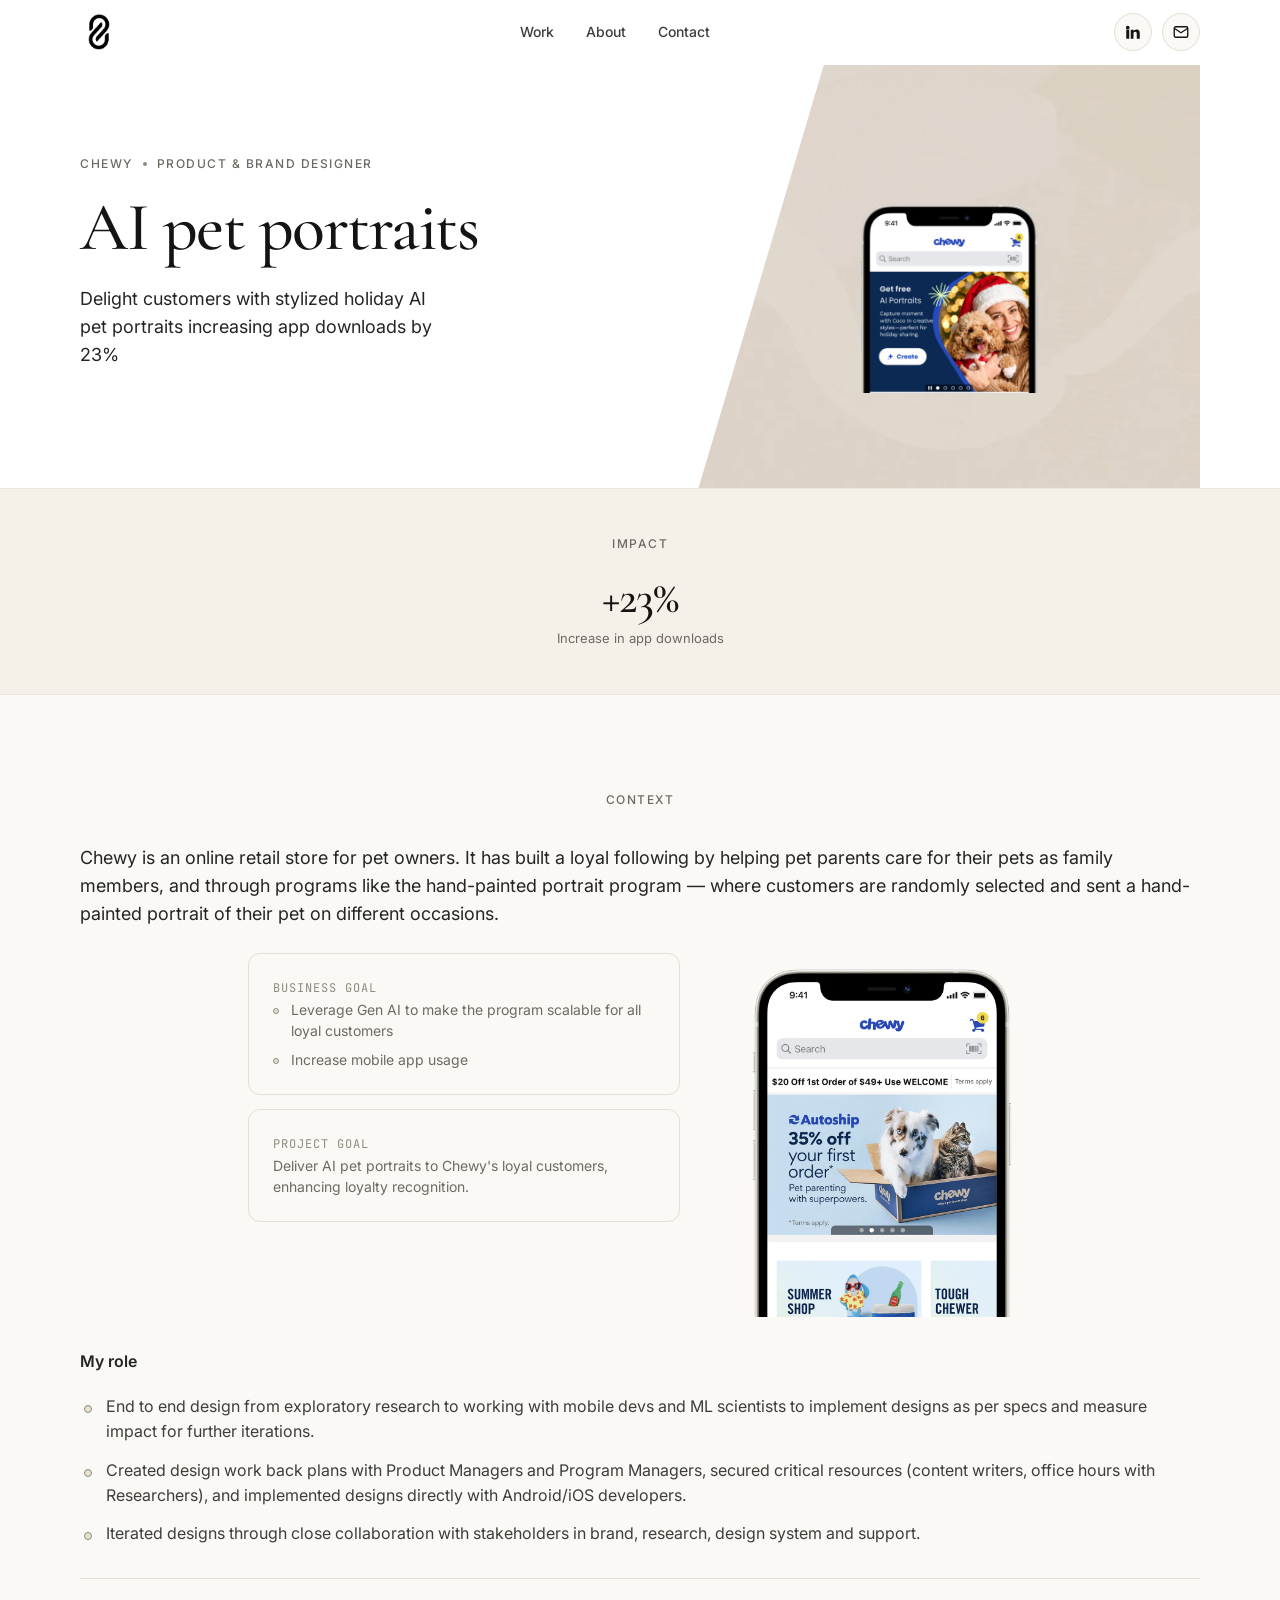
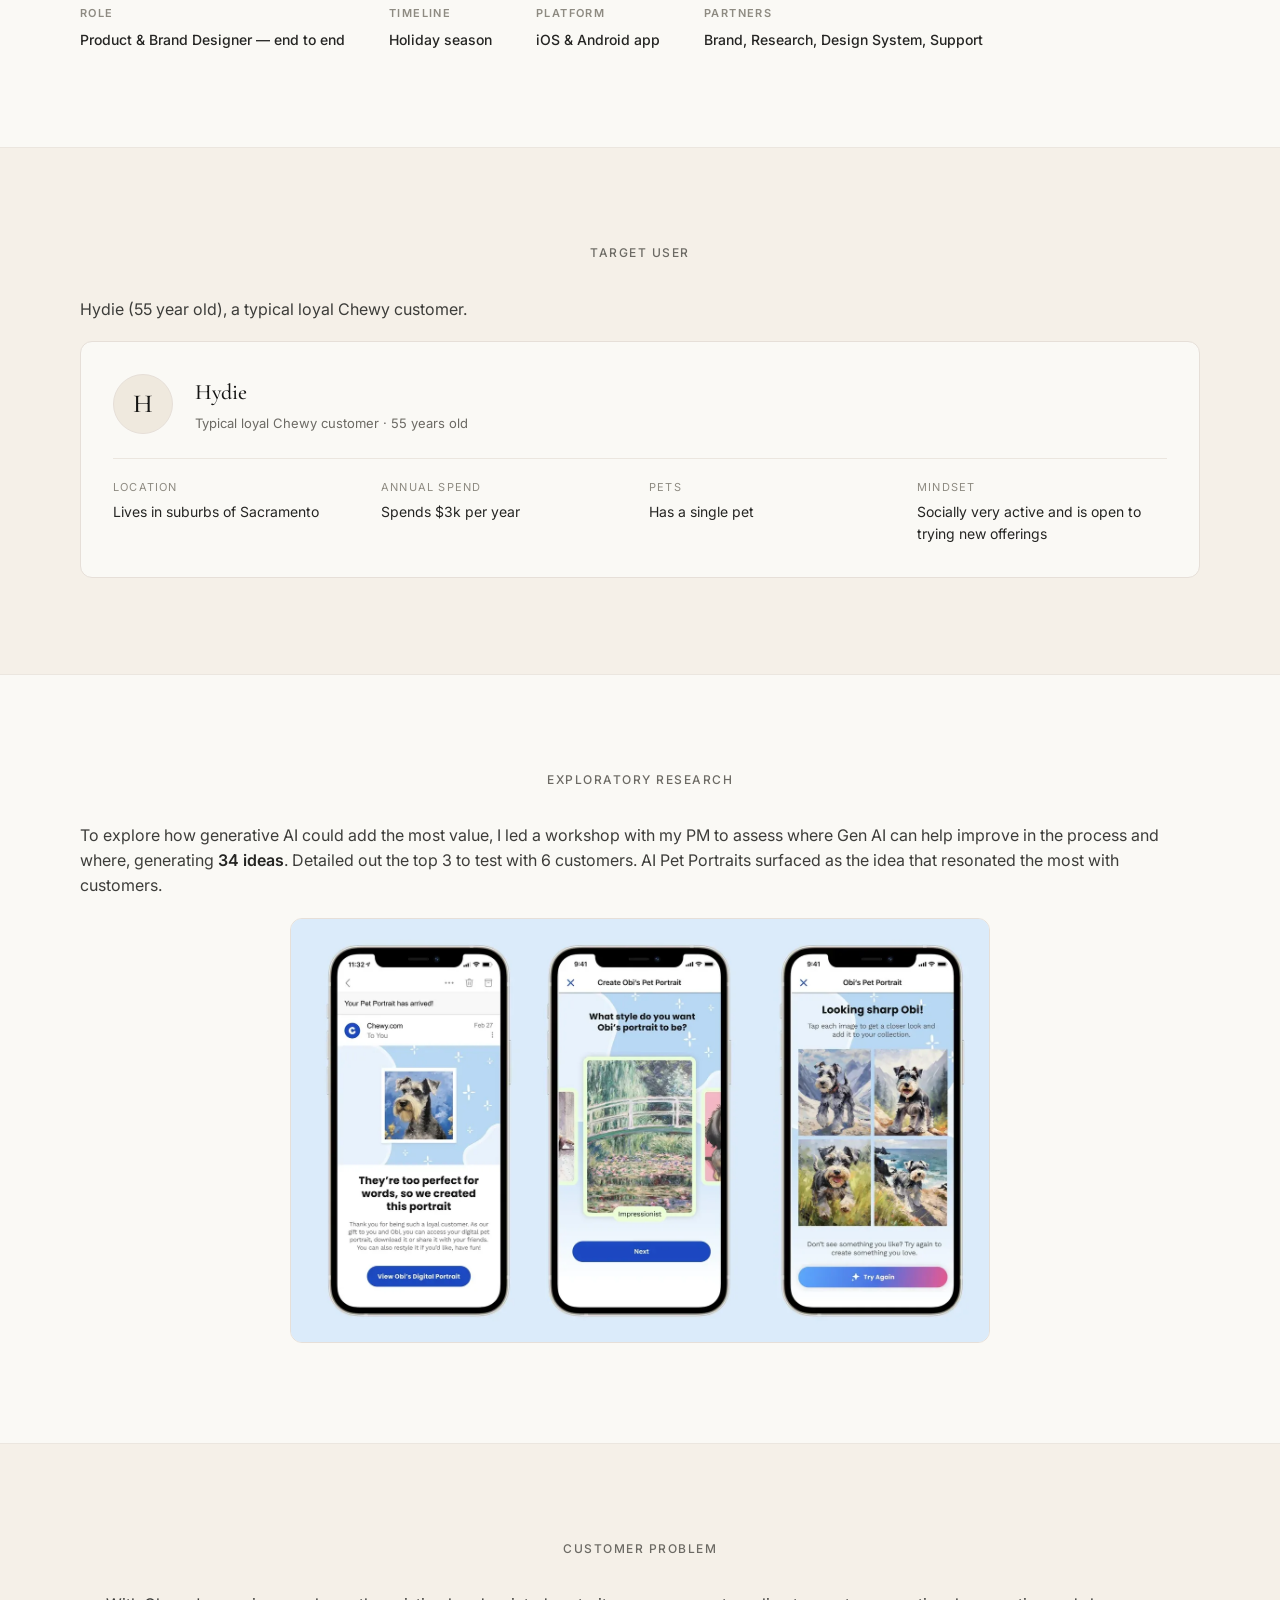
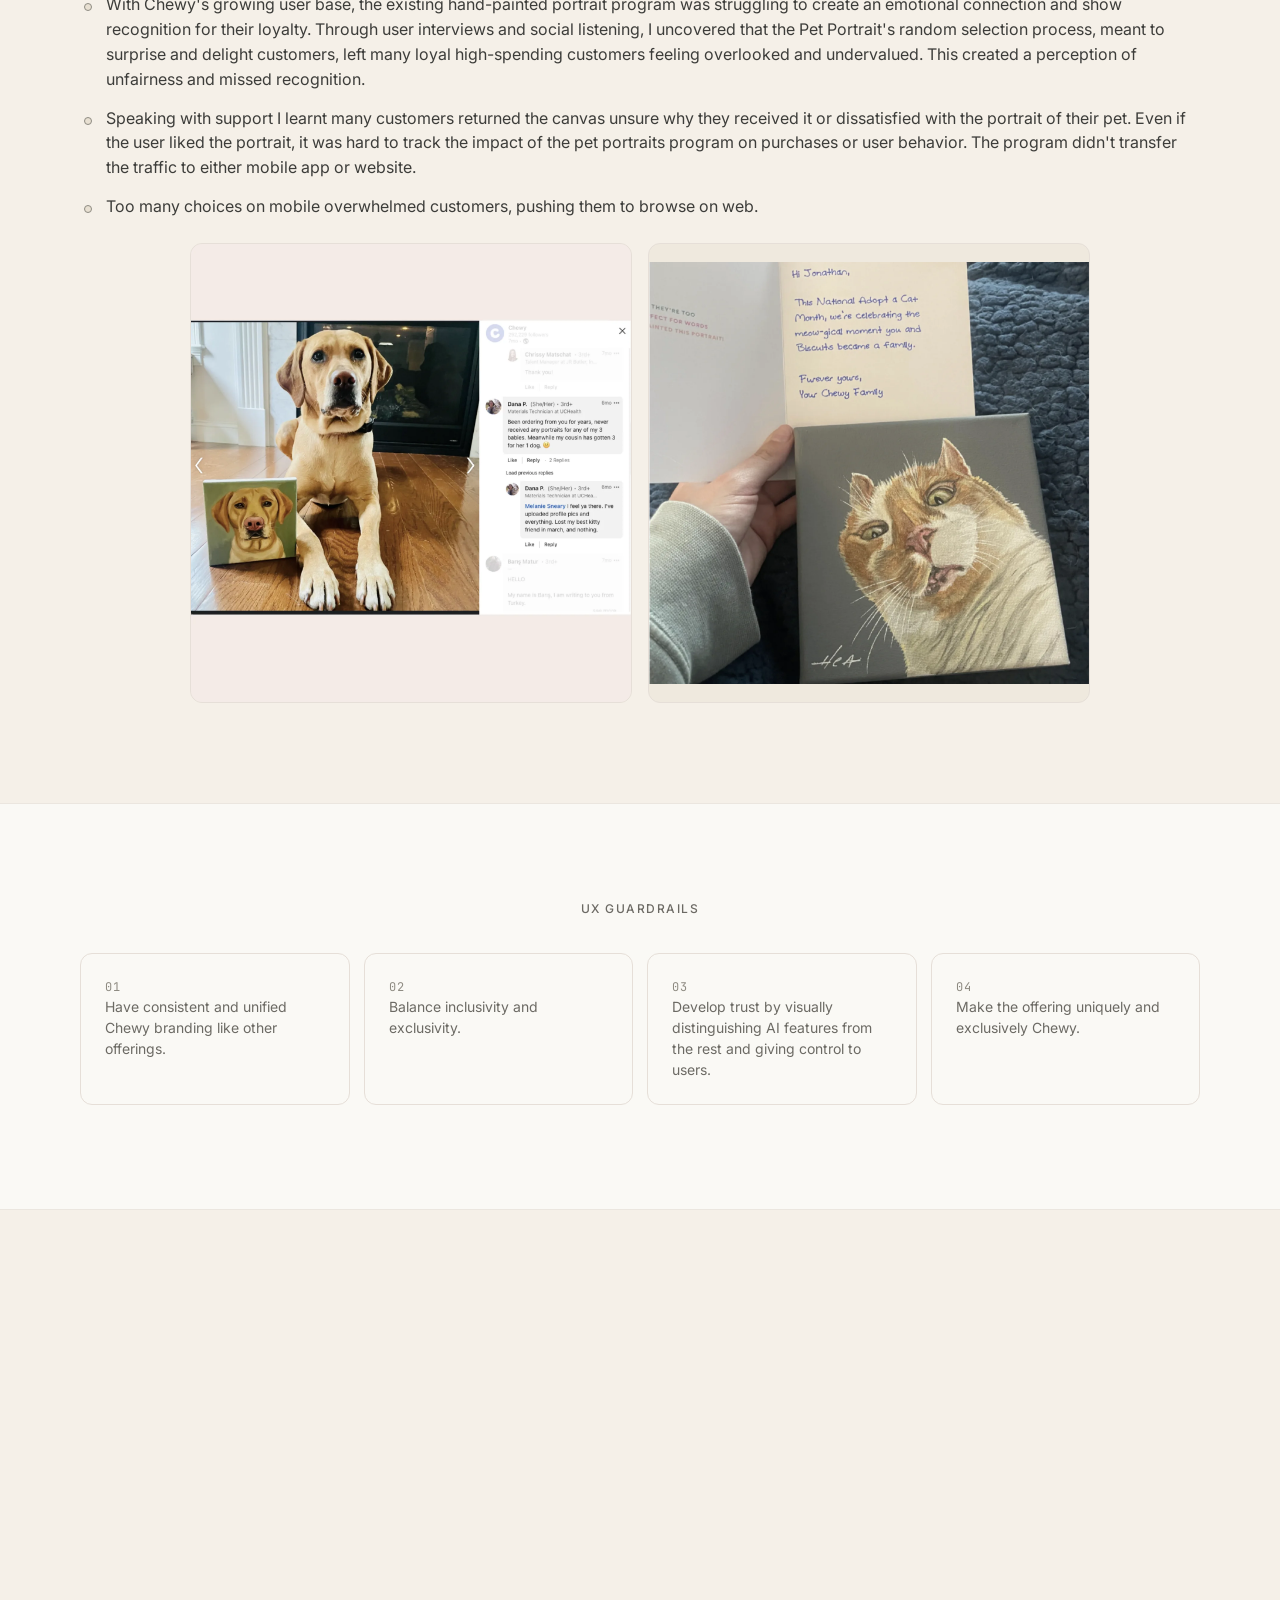
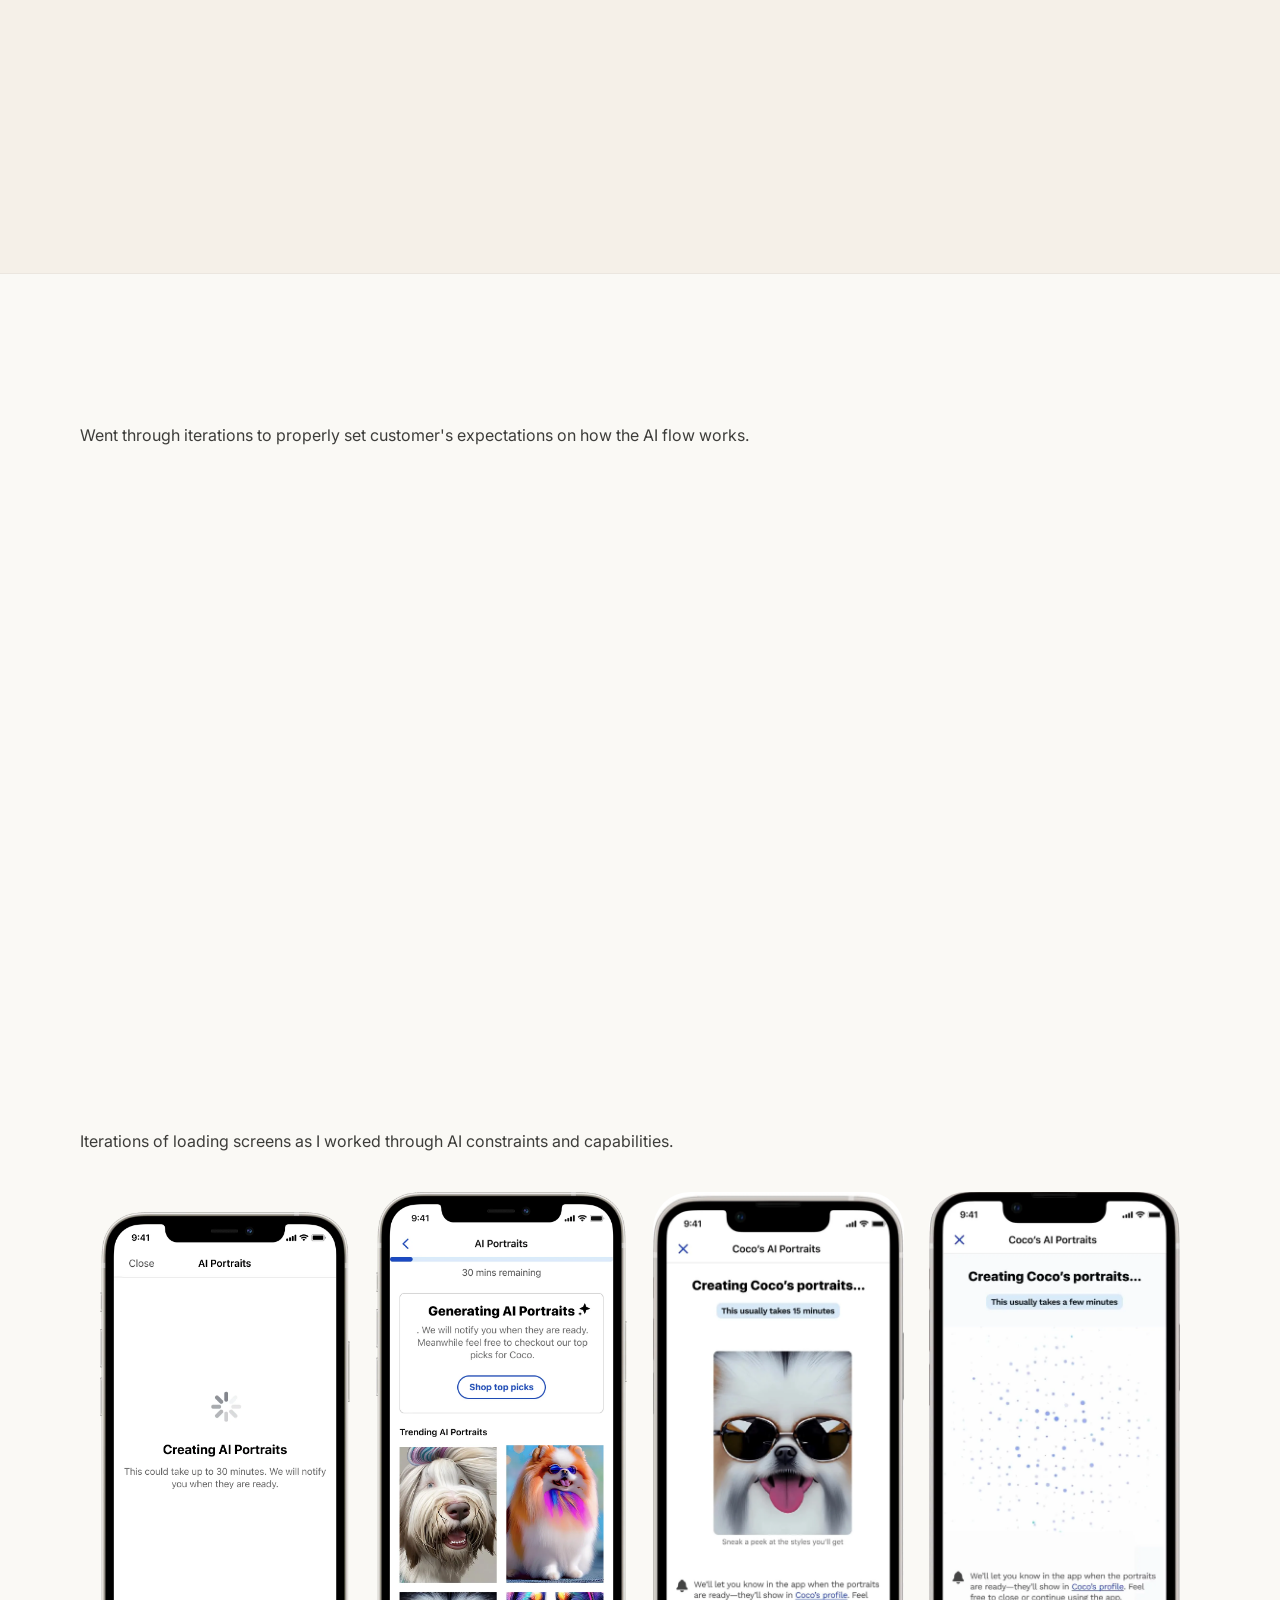
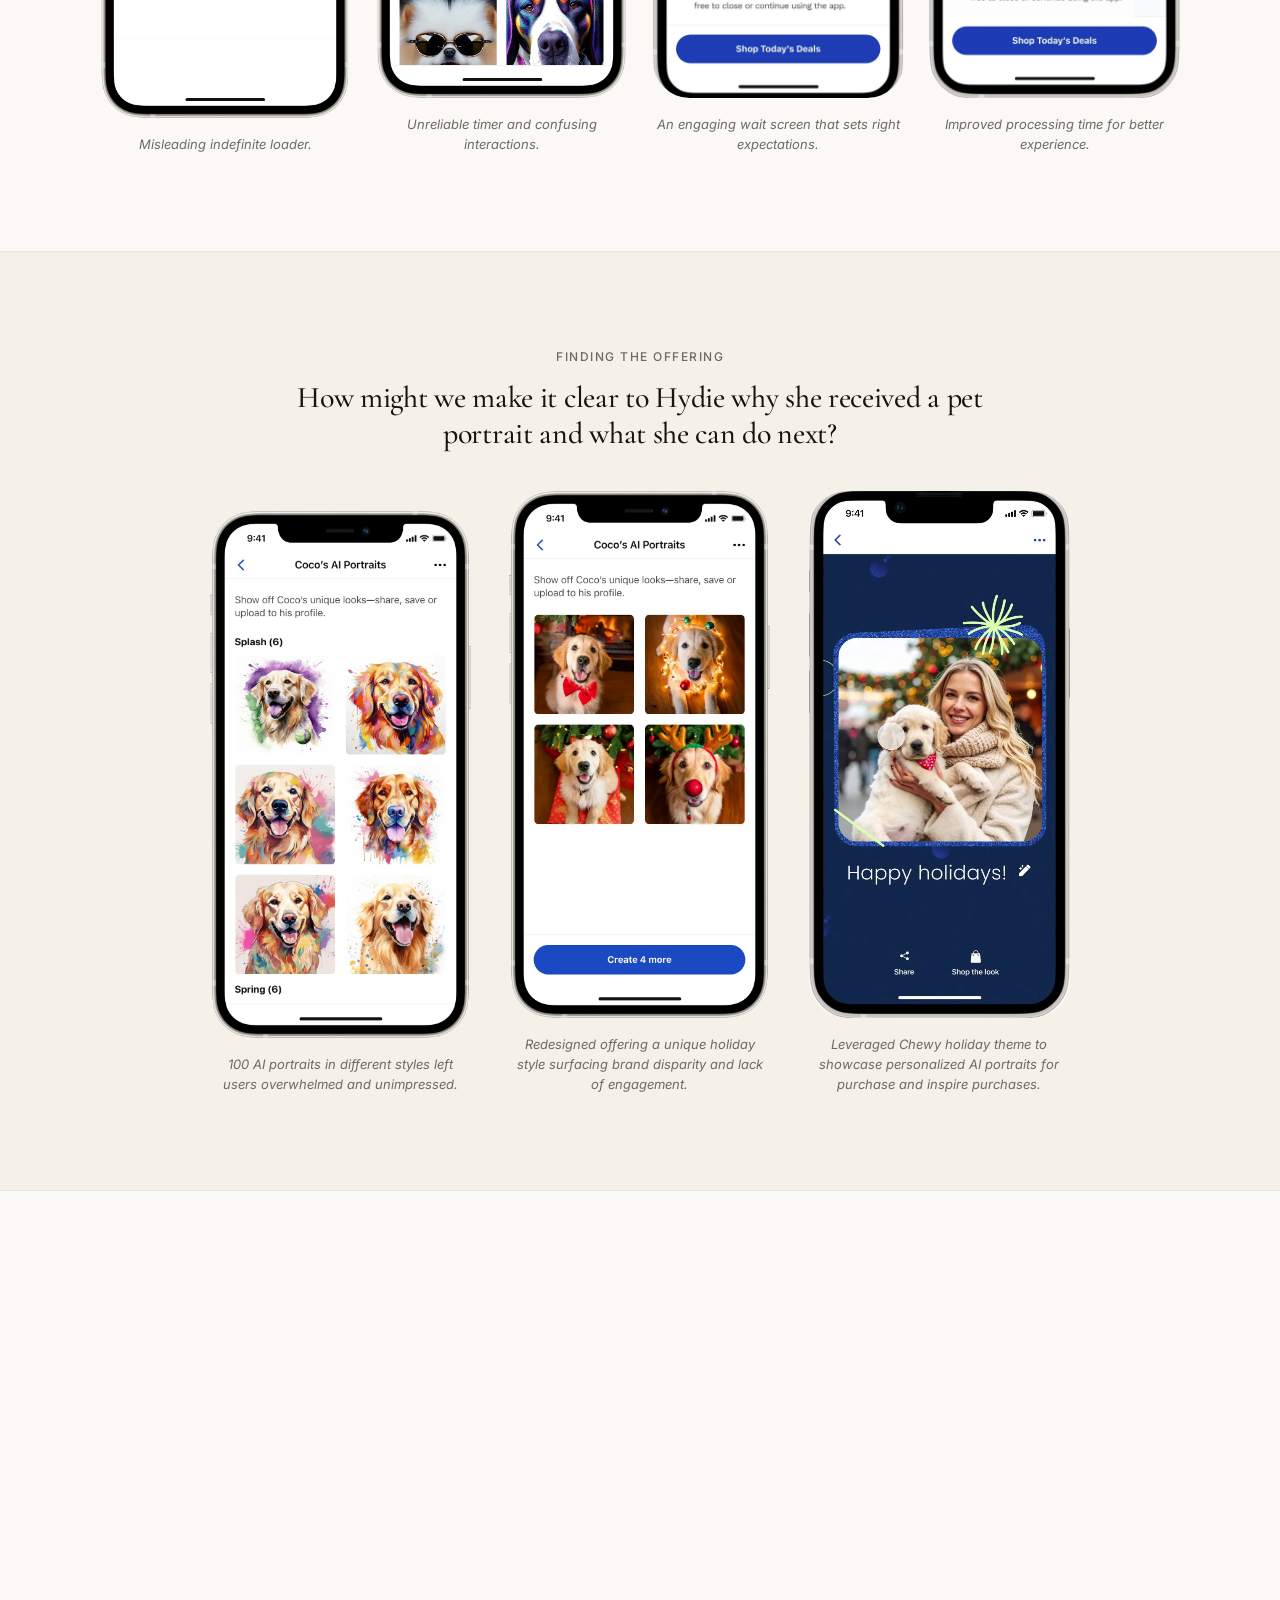
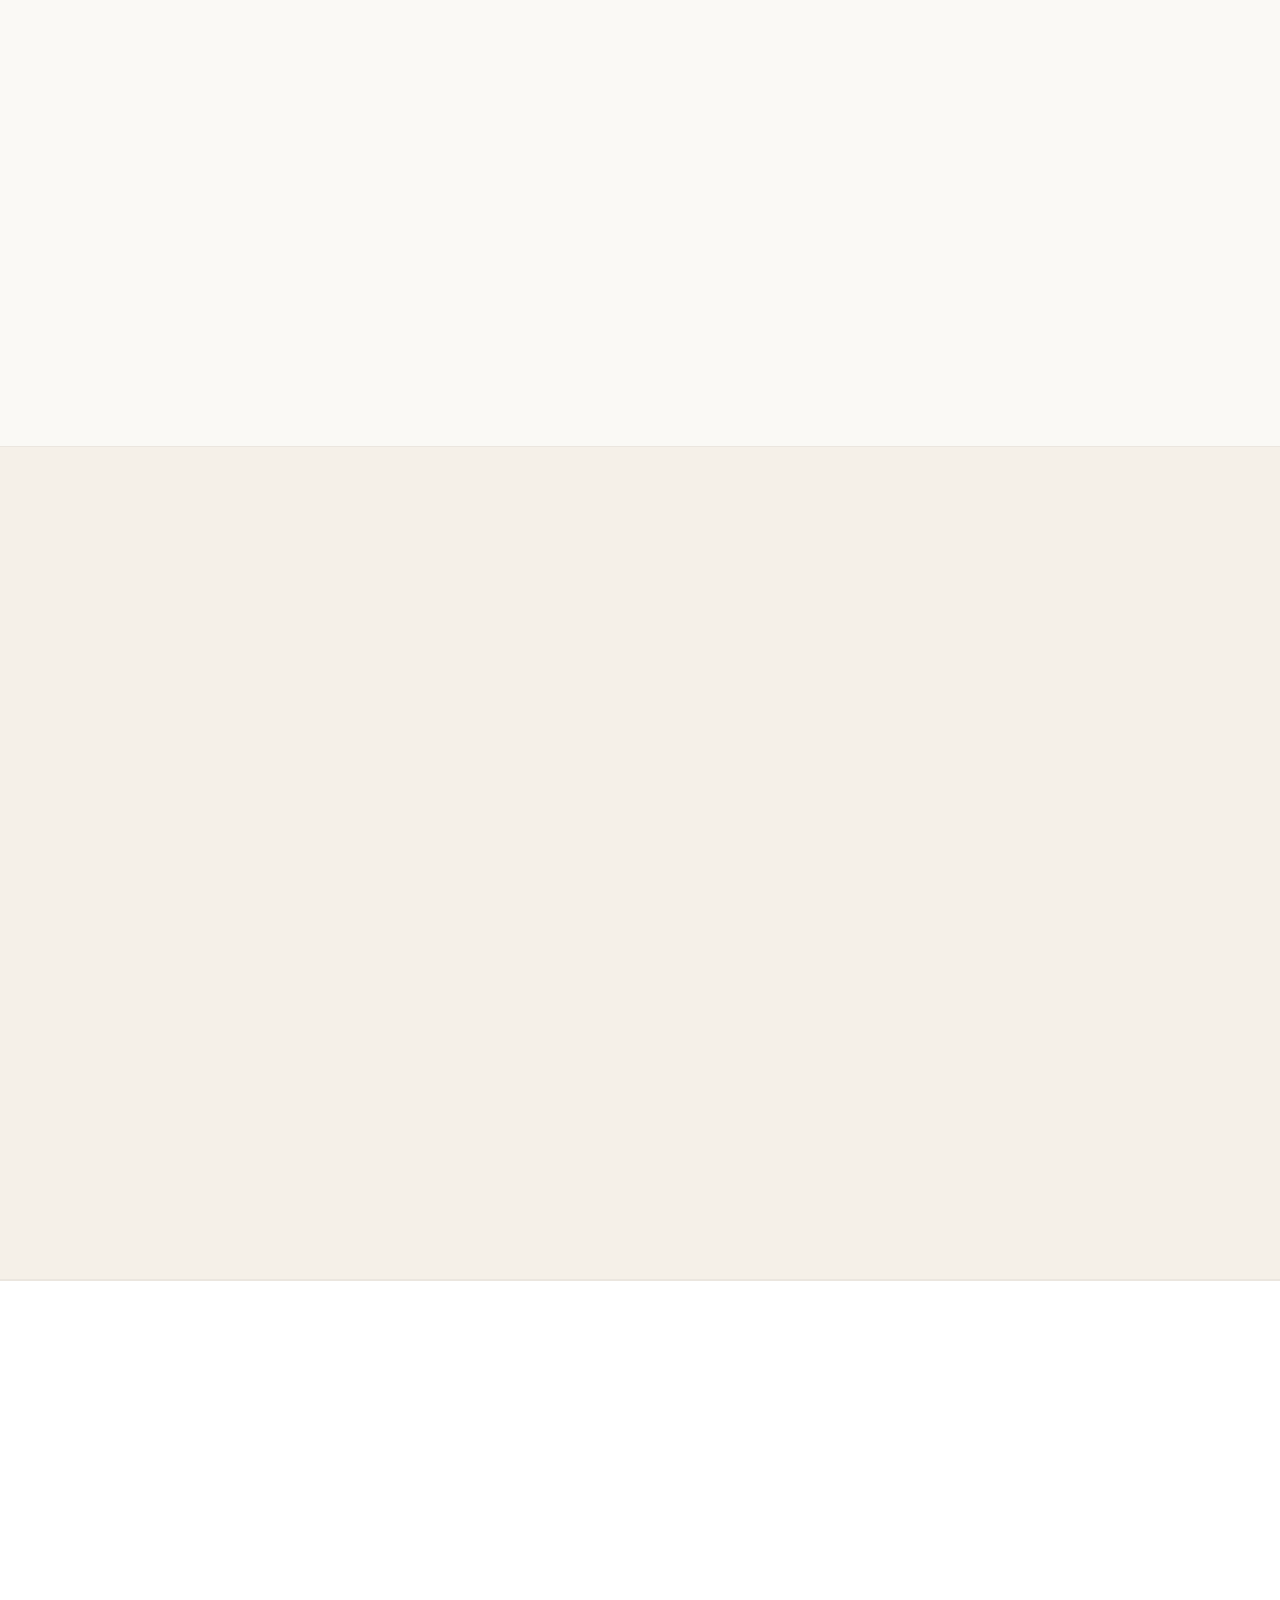
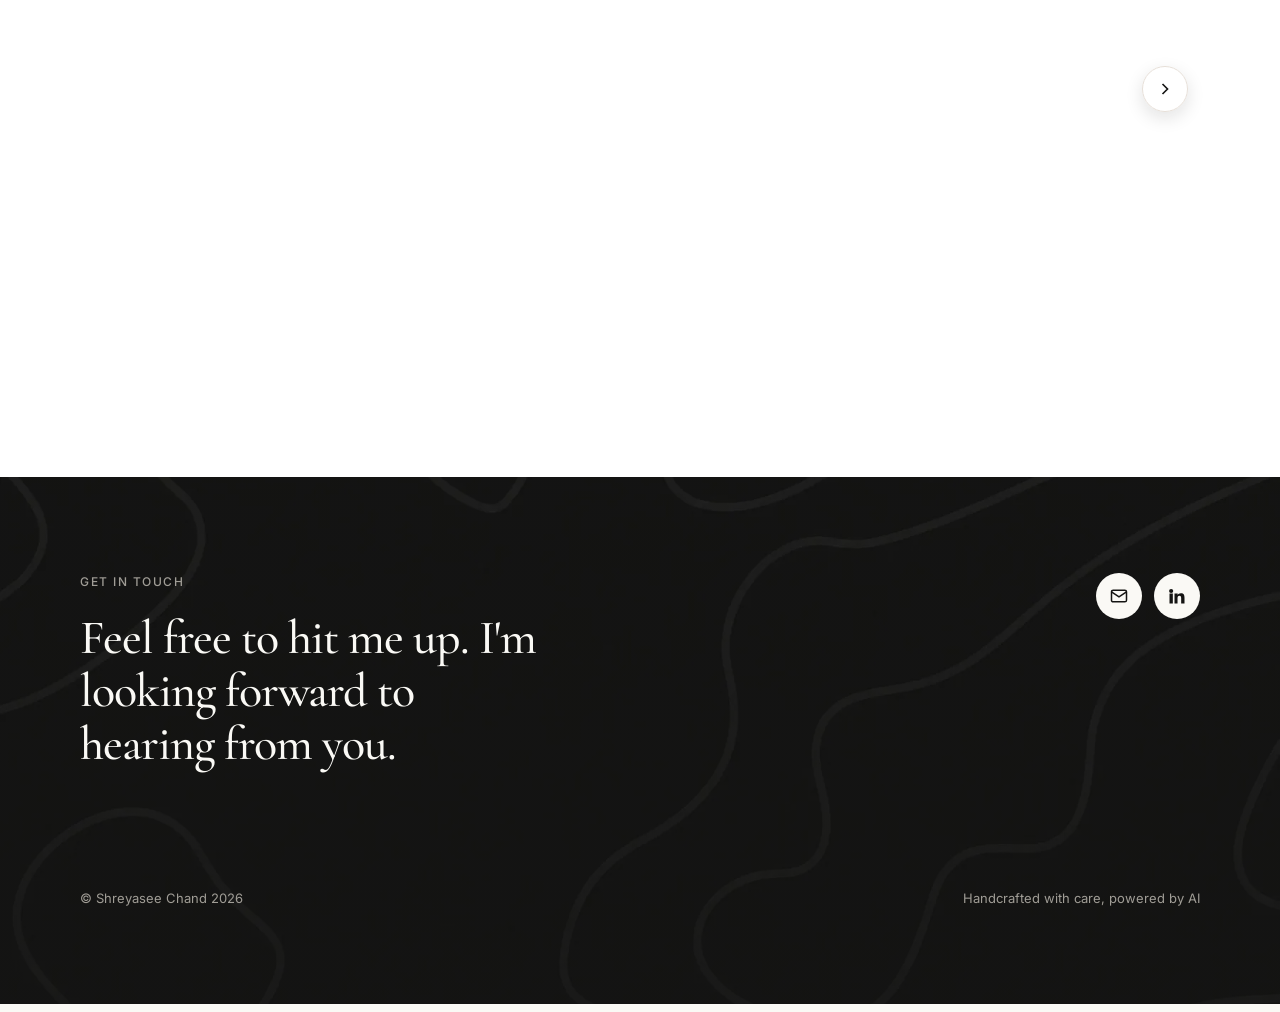
<file: projects/chewy-ai-portraits.html>
<!DOCTYPE html>
<html lang="en">
<head>
  <meta charset="UTF-8" />
  <meta name="viewport" content="width=device-width, initial-scale=1.0" />
  <title>AI pet portraits — Chewy · Shreyasee Chand</title>
  <meta name="description" content="Case study: designing Chewy's holiday AI pet portraits — replacing random surprise with intentional recognition for loyal customers, and lifting app downloads by 23%. By Shreyasee Chand." />
  <!-- Favicon -->
  <link rel="icon" href="/favicon.ico" sizes="any" />
  <link rel="icon" type="image/png" sizes="32x32" href="/assets/img/favicon-32.png" />
  <link rel="icon" type="image/png" sizes="192x192" href="/assets/img/favicon-192.png" />
  <link rel="apple-touch-icon" href="/assets/img/apple-touch-icon.png" />
  <meta name="theme-color" content="#141413" />

  <!-- Social sharing (og:image is opaque PNG — no alpha for scrapers to flatten to white) -->
  <link rel="canonical" href="https://schand.co/projects/chewy-ai-portraits.html" />
  <meta property="og:type" content="article" />
  <meta property="og:site_name" content="Shreyasee Chand" />
  <meta property="og:url" content="https://schand.co/projects/chewy-ai-portraits.html" />
  <meta property="og:title" content="AI pet portraits — Chewy · Shreyasee Chand" />
  <meta property="og:description" content="Case study: designing Chewy's holiday AI pet portraits — replacing random surprise with intentional recognition for loyal customers, and lifting app downloads by 23%. By Shreyasee Chand." />
  <meta property="og:image" content="https://schand.co/assets/img/og-image.png" />
  <meta property="og:image:type" content="image/png" />
  <meta property="og:image:width" content="1200" />
  <meta property="og:image:height" content="630" />
  <meta property="og:image:alt" content="Shreyasee Chand — Product Designer building trustworthy human–AI systems." />
  <meta name="twitter:card" content="summary_large_image" />
  <meta name="twitter:title" content="AI pet portraits — Chewy · Shreyasee Chand" />
  <meta name="twitter:description" content="Case study: designing Chewy's holiday AI pet portraits — replacing random surprise with intentional recognition for loyal customers, and lifting app downloads by 23%. By Shreyasee Chand." />
  <meta name="twitter:image" content="https://schand.co/assets/img/og-image.png" />
  <meta name="twitter:image:alt" content="Shreyasee Chand — Product Designer building trustworthy human–AI systems." />

  <link rel="preconnect" href="https://fonts.googleapis.com" />
  <link rel="preconnect" href="https://fonts.gstatic.com" crossorigin />
  <link href="https://fonts.googleapis.com/css2?family=Cormorant+Garamond:wght@400;500;600&family=Inter:wght@400;500;600&family=JetBrains+Mono:wght@400;500&display=swap" rel="stylesheet" />
  <link rel="stylesheet" href="../css/shared.css" />
</head>
<body id="top">

  <!-- ============ NAV ============ -->
  <header class="nav">
    <div class="wrap nav__inner">
      <a class="brand" href="../index.html#top" aria-label="Shreyasee Chand — home">
        <img class="brand__logo" src="../assets/img/logos/PortfolioLogo1.gif" alt="Shreyasee Chand" />
      </a>
      <nav class="nav__menu" aria-label="Primary">
        <a class="nav__link" href="../index.html#work">Work</a>
        <a class="nav__link" href="../index.html#about">About</a>
        <a class="nav__link" href="../index.html#contact">Contact</a>
      </nav>
      <div class="nav__right">
        <a class="nav__icon" href="https://www.linkedin.com/in/shreyasee-chand-67780a19/" target="_blank" rel="noopener" aria-label="LinkedIn">
          <svg viewBox="0 0 24 24" width="18" height="18" aria-hidden="true"><path fill="currentColor" d="M4.98 3.5a2.5 2.5 0 1 1 0 5 2.5 2.5 0 0 1 0-5ZM3 9h4v12H3V9Zm6 0h3.8v1.7h.05c.53-1 1.83-2.05 3.77-2.05C20.4 8.65 21 11 21 14.1V21h-4v-6.1c0-1.46-.03-3.33-2.03-3.33-2.03 0-2.34 1.58-2.34 3.22V21H9V9Z"/></svg>
        </a>
        <a class="nav__icon nav__icon--email" data-email-copy href="mailto:shreyaseechand@gmail.com" aria-label="Email Shreyasee"><svg viewBox="0 0 24 24" width="18" height="18" fill="none" stroke="currentColor" stroke-width="1.8" aria-hidden="true"><rect x="3" y="5" width="18" height="14" rx="2"/><path d="m3 7 9 6 9-6"/></svg><span class="copy-tip" role="status" aria-live="polite"></span></a>
        <button class="nav__burger" data-sheet-open aria-label="Open menu">
          <svg width="24" height="24" viewBox="0 0 24 24" fill="none" stroke="currentColor" stroke-width="2"><line x1="3" y1="7" x2="21" y2="7"/><line x1="3" y1="12" x2="21" y2="12"/><line x1="3" y1="17" x2="21" y2="17"/></svg>
        </button>
      </div>
    </div>
  </header>

  <!-- mobile sheet -->
  <div class="sheet" id="sheet">
    <div class="sheet__head">
      <span class="brand"><img class="brand__logo" src="../assets/img/logos/PortfolioLogo1.gif" alt="Shreyasee Chand" /></span>
      <button class="sheet__close" data-sheet-close aria-label="Close menu">&times;</button>
    </div>
    <a class="nav__link" href="../index.html#work" data-sheet-close>Work</a>
    <a class="nav__link" href="../index.html#about" data-sheet-close>About</a>
    <a class="nav__link" href="../index.html#contact" data-sheet-close>Contact</a>
  </div>

  <main>
    <!-- ============ PROJECT HERO ============ -->
    <section class="project-hero">
      <div class="wrap">
        <div class="project-hero__grid">
          <div class="project-hero__text">
            <div class="project-hero__eyebrow reveal">
              <span class="eyebrow">Chewy</span>
              <span class="dot"></span>
              <span class="eyebrow">Product &amp; Brand Designer</span>
            </div>
            <h1 class="display-xl reveal" style="--d:80ms">AI pet portraits</h1>
            <p class="project-hero__sub lead reveal" style="--d:160ms">Delight customers with stylized holiday AI pet portraits increasing app downloads by 23%</p>
          </div>
          <div class="project-hero__media reveal" style="--panel:#f3ece4;--d:120ms">
            <img src="../assets/img/heroes/AIPetPortrait.webp" alt="Chewy AI pet portraits — a stylized holiday portrait from a pet photo" />
            <div class="project-hero__overlay" aria-hidden="true">
              <div class="project-hero__eyebrow">
                <span class="eyebrow">Chewy</span>
                <span class="dot"></span>
                <span class="eyebrow">Product &amp; Brand Designer</span>
              </div>
              <p class="project-hero__title-ov">AI pet portraits</p>
            </div>
          </div>
        </div>
      </div>
    </section>

    <!-- ============ STAT BAND ============ -->
    <section class="stat-band stat-band--center">
      <div class="wrap reveal">
        <span class="eyebrow" style="display:block; margin-bottom:20px;">Impact</span>
        <div class="stat-band__grid">
          <div class="stat-band__item"><span class="stat-band__n">+23%</span><span class="stat-band__l">Increase in app downloads</span></div>
        </div>
      </div>
    </section>

    <!-- ============ 01 OVERVIEW ============ -->
    <section class="narrative">
      <div class="wrap">
        <div class="case-head reveal"><span class="eyebrow">Context</span></div>
        <div class="narrative__body case-body reveal" style="--d:80ms">
          <p class="lead">Chewy is an online retail store for pet owners. It has built a loyal following by helping pet parents care for their pets as family members, and through programs like the hand-painted portrait program — where customers are randomly selected and sent a hand-painted portrait of their pet on different occasions.</p>
          <div class="fig-split fig-split--phone fig-split--flip fig-split--top fig-split--hug reveal" style="--d:100ms">
            <figure class="fig-split__shot fig-split__shot--crop">
              <img src="../assets/img/projects/aipetportraits/02-originalchewyapp.webp" alt="The Chewy mobile app home screen" loading="lazy" />
            </figure>
            <div class="fig-split__text">
              <div class="principles principles--stack">
                <div class="principle">
                  <div class="principle__n">BUSINESS GOAL</div>
                  <ul>
                    <li>Leverage Gen AI to make the program scalable for all loyal customers</li>
                    <li>Increase mobile app usage</li>
                  </ul>
                </div>
                <div class="principle">
                  <div class="principle__n">PROJECT GOAL</div>
                  <p>Deliver AI pet portraits to Chewy's loyal customers, enhancing loyalty recognition.</p>
                </div>
              </div>
            </div>
          </div>
          <p style="margin-top:32px"><strong>My role</strong></p>
          <ul>
            <li>End to end design from exploratory research to working with mobile devs and ML scientists to implement designs as per specs and measure impact for further iterations.</li>
            <li>Created design work back plans with Product Managers and Program Managers, secured critical resources (content writers, office hours with Researchers), and implemented designs directly with Android/iOS developers.</li>
            <li>Iterated designs through close collaboration with stakeholders in brand, research, design system and support.</li>
          </ul>
          <div class="p-meta" style="margin-top:32px">
            <div class="p-meta__item"><div class="p-meta__k">Role</div><div class="p-meta__v">Product &amp; Brand Designer — end to end</div></div>
            <div class="p-meta__item"><div class="p-meta__k">Timeline</div><div class="p-meta__v">Holiday season</div></div>
            <div class="p-meta__item"><div class="p-meta__k">Platform</div><div class="p-meta__v">iOS &amp; Android app</div></div>
            <div class="p-meta__item"><div class="p-meta__k">Partners</div><div class="p-meta__v">Brand, Research, Design System, Support</div></div>
          </div>
        </div>
      </div>
    </section>

    <!-- ============ 02 TARGET USER ============ -->
    <section class="narrative narrative--soft">
      <div class="wrap">
        <div class="case-head reveal">
          <span class="eyebrow">Target user</span>
        </div>
        <div class="narrative__body case-body reveal" style="--d:80ms">
          <p>Hydie (55 year old), a typical loyal Chewy customer.</p>
          <div class="persona reveal" style="--d:100ms">
            <div class="persona__badge">H</div>
            <div class="persona__name">Hydie</div>
            <div class="persona__role">Typical loyal Chewy customer · 55 years old</div>
            <div class="persona__attrs">
              <div class="persona__attr"><div class="k">Location</div><div class="v">Lives in suburbs of Sacramento</div></div>
              <div class="persona__attr"><div class="k">Annual spend</div><div class="v">Spends $3k per year</div></div>
              <div class="persona__attr"><div class="k">Pets</div><div class="v">Has a single pet</div></div>
              <div class="persona__attr"><div class="k">Mindset</div><div class="v">Socially very active and is open to trying new offerings</div></div>
            </div>
          </div>
        </div>
      </div>
    </section>

    <!-- ============ 03 EXPLORATORY RESEARCH ============ -->
    <section class="narrative">
      <div class="wrap">
        <div class="case-head reveal">
          <span class="eyebrow">Exploratory research</span>
        </div>
        <div class="narrative__body case-body reveal" style="--d:80ms">
          <p>To explore how generative AI could add the most value, I led a workshop with my PM to assess where Gen AI can help improve in the process and where, generating <strong>34 ideas</strong>. Detailed out the top 3 to test with 6 customers. AI Pet Portraits surfaced as the idea that resonated the most with customers.</p>
          <div class="figure-block reveal" style="--d:120ms">
            <figure><img src="../assets/img/projects/aipetportraits/03-group-960.webp" alt="Three phone screens: the arrival email, choosing a portrait style, and the finished AI portraits" loading="lazy" /></figure>
          </div>
        </div>
      </div>
    </section>

    <!-- ============ 04 CUSTOMER PROBLEM ============ -->
    <section class="narrative narrative--soft">
      <div class="wrap">
        <div class="case-head reveal">
          <span class="eyebrow">Customer problem</span>
        </div>
        <div class="narrative__body case-body reveal" style="--d:80ms">
          <ul>
            <li>With Chewy's growing user base, the existing hand-painted portrait program was struggling to create an emotional connection and show recognition for their loyalty. Through user interviews and social listening, I uncovered that the Pet Portrait's random selection process, meant to surprise and delight customers, left many loyal high-spending customers feeling overlooked and undervalued. This created a perception of unfairness and missed recognition.</li>
            <li>Speaking with support I learnt many customers returned the canvas unsure why they received it or dissatisfied with the portrait of their pet. Even if the user liked the portrait, it was hard to track the impact of the pet portraits program on purchases or user behavior. The program didn't transfer the traffic to either mobile app or website.</li>
            <li>Too many choices on mobile overwhelmed customers, pushing them to browse on web.</li>
          </ul>
          <div class="figure-grid reveal" style="--d:120ms">
            <figure><img src="../assets/img/projects/aipetportraits/04-screen-shot-2025-08-28-at-12.47.18-pm.webp" alt="Comments on a Chewy social post from long-time customers who never received a pet portrait" loading="lazy" /></figure>
            <figure><img src="../assets/img/projects/aipetportraits/05-screenshot-2026-02-04-at-10.02.20am.webp" alt="A customer holding a hand-painted cat portrait beside the handwritten Chewy card it arrived with" loading="lazy" /></figure>
          </div>
        </div>
      </div>
    </section>

    <!-- ============ 05 GUARDRAILS ============ -->
    <section class="narrative">
      <div class="wrap">
        <div class="case-head reveal">
          <span class="eyebrow">UX guardrails</span>
        </div>
        <div class="narrative__body case-body reveal" style="--d:80ms">
          <div class="principles reveal" style="--d:120ms">
            <div class="principle"><div class="principle__n">01</div><p>Have consistent and unified Chewy branding like other offerings.</p></div>
            <div class="principle"><div class="principle__n">02</div><p>Balance inclusivity and exclusivity.</p></div>
            <div class="principle"><div class="principle__n">03</div><p>Develop trust by visually distinguishing AI features from the rest and giving control to users.</p></div>
            <div class="principle"><div class="principle__n">04</div><p>Make the offering uniquely and exclusively Chewy.</p></div>
          </div>
        </div>
      </div>
    </section>

    <!-- ============ 06 SOLUTION: TIERING ============ -->
    <section class="narrative narrative--soft">
      <div class="wrap">
        <div class="case-head reveal">
          <span class="eyebrow">The solution</span>
          <h3 class="display-sm">How might we replace random surprise with intentional recognition that makes loyal customers feel seen and valued?</h3>
        </div>
        <div class="narrative__body case-body reveal" style="--d:80ms">
          <div class="fig-split fig-split--phone fig-split--flip fig-split--top fig-split--hug reveal" style="--d:100ms">
            <figure class="fig-split__shot"><video autoplay muted loop playsinline preload="metadata" aria-label="Animation of the tiered program structure and channel delivery"><source src="../assets/img/projects/aipetportraits/06-AIPresent.mp4" type="video/mp4" /></video></figure>
            <div class="fig-split__text">
              <p>Define a clear eligibility criteria. Have a well defined tiered program where AI Portrait is offered once (inclusive tier) to customers spending $3k or more per year. Reserve hand painted portraits (exclusive tier) for curated users for special emotionally compelling moments and stories.</p>
              <p>The customer should get directed to the mobile app:</p>
              <ul>
                <li><strong>For exclusive tier:</strong> Have a QR code on the card sent that directs the user to mobile app experience.</li>
                <li><strong>For inclusive tier:</strong> Send an email that directs the user to mobile app experience.</li>
              </ul>
            </div>
          </div>
        </div>
      </div>
    </section>

    <!-- ============ 07 DESIGNING THE FLOW ============ -->
    <section class="narrative">
      <div class="wrap">
        <div class="case-head reveal">
          <span class="eyebrow">Designing the flow</span>
        </div>
        <div class="narrative__body case-body reveal" style="--d:80ms">
          <p>Went through iterations to properly set customer's expectations on how the AI flow works.</p>
          <div class="phone-row phone-row--4 reveal" style="--d:100ms">
            <figure><div class="shot shot--mockup"><img src="../assets/img/projects/aipetportraits/07-group-1269.webp" alt="Expectation-setting screen with do's and don'ts and a Select 10-20 Photos button" loading="lazy" /></div><figcaption>Redesigned with design components that surfaced usability and policy issues.</figcaption></figure>
            <figure><div class="shot shot--mockup"><img src="../assets/img/projects/aipetportraits/08-group-1270.webp" alt="The same screen with real photos and a rights-and-accuracy disclosure" loading="lazy" /></div><figcaption>Designed two versions with and without overview. Ran unmoderated A/B tests.</figcaption></figure>
            <figure>
              <div class="shot">
                <video autoplay muted loop playsinline preload="metadata" poster="../assets/img/projects/aipetportraits/video-upload-selection.webp" aria-label="The winning flow: an overview of how it works, then choosing a photo of the pet">
                <source src="../assets/img/projects/aipetportraits/UploadPhotoSelection.mp4" type="video/mp4" />
              </video>
              </div>
              <figcaption>Simplified option with clear instructions and overview.</figcaption>
            </figure>
            <figure><div class="shot shot--mockup"><img src="../assets/img/projects/aipetportraits/10-group-1442.webp" alt="The simplified upload screen asking for one photo that captures the pet best" loading="lazy" /></div><figcaption>Simplified upload to improve success rate.</figcaption></figure>
          </div>
          <p style="margin-top:clamp(36px, 5vw, 60px)">Iterations of loading screens as I worked through AI constraints and capabilities.</p>
          <div class="phone-row phone-row--4 reveal" style="--d:120ms">
            <figure><div class="shot shot--mockup"><img src="../assets/img/projects/aipetportraits/11-group-1281.webp" alt="A bare spinner reading Creating AI Portraits, this could take up to 30 minutes" loading="lazy" /></div><figcaption>Misleading indefinite loader.</figcaption></figure>
            <figure><div class="shot shot--mockup"><img src="../assets/img/projects/aipetportraits/12-group-1282.webp" alt="A progress bar counting down 30 minutes remaining above a grid of trending AI portraits" loading="lazy" /></div><figcaption>Unreliable timer and confusing interactions.</figcaption></figure>
            <figure>
              <div class="shot">
                <video autoplay muted loop playsinline preload="metadata" poster="../assets/img/projects/aipetportraits/video-wait-screen.webp" aria-label="The final wait screen: this usually takes 15 minutes, a sneak peek at the styles, and a shop deals button">
                <source src="../assets/img/projects/aipetportraits/WaitScreen.mp4" type="video/mp4" />
              </video>
              </div>
              <figcaption>An engaging wait screen that sets right expectations.</figcaption>
            </figure>
            <figure>
              <div class="shot">
                <video autoplay muted loop playsinline preload="metadata" poster="../assets/img/projects/aipetportraits/video-processing-time.webp" aria-label="The wait screen resolving quickly after processing time was cut">
                <source src="../assets/img/projects/aipetportraits/ProcessingwithScreen.mp4" type="video/mp4" />
              </video>
              </div>
              <figcaption>Improved processing time for better experience.</figcaption>
            </figure>
          </div>
        </div>
      </div>
    </section>

    <!-- ============ 08 THE RIGHT OFFERING ============ -->
    <section class="narrative narrative--soft">
      <div class="wrap">
        <div class="case-head reveal">
          <span class="eyebrow">Finding the offering</span>
          <h3 class="display-sm">How might we make it clear to Hydie why she received a pet portrait and what she can do next?</h3>
        </div>
        <div class="narrative__body case-body reveal" style="--d:80ms">
          <div class="phone-row reveal" style="--d:100ms">
            <figure><div class="shot shot--mockup"><img src="../assets/img/projects/aipetportraits/13-group-1276.webp" alt="A long grid of AI portrait styles grouped into sets of six: Splash, Spring, and more" loading="lazy" /></div><figcaption>100 AI portraits in different styles left users overwhelmed and unimpressed.</figcaption></figure>
            <figure><div class="shot shot--mockup"><img src="../assets/img/projects/aipetportraits/14-group-1277.webp" alt="Four holiday-styled portraits of the same dog with a Create 4 more button" loading="lazy" /></div><figcaption>Redesigned offering a unique holiday style surfacing brand disparity and lack of engagement.</figcaption></figure>
            <figure>
              <div class="shot">
                <video autoplay muted loop playsinline preload="metadata" poster="../assets/img/projects/aipetportraits/video-holiday-portrait.webp" aria-label="A holiday-branded portrait reading Happy holidays, with share and shop the look actions">
                <source src="../assets/img/projects/aipetportraits/FinalResult.mp4" type="video/mp4" />
              </video>
              </div>
              <figcaption>Leveraged Chewy holiday theme to showcase personalized AI portraits for purchase and inspire purchases.</figcaption>
            </figure>
          </div>
        </div>
      </div>
    </section>

    <!-- ============ 09 FINAL PROTOTYPE ============ -->
    <section class="narrative">
      <div class="wrap">
        <div class="case-head reveal">
          <span class="eyebrow">Final prototype</span>
        </div>
        <div class="narrative__body case-body reveal" style="--d:80ms">
          <div class="phone-row phone-row--1 reveal" style="--d:120ms">
            <figure>
              <div class="shot"><img src="../assets/img/projects/aipetportraits/video-final-prototype.webp" alt="The final AI pet portraits prototype running in the Chewy mobile app" loading="lazy" /></div>
            </figure>
          </div>
        </div>
      </div>
    </section>

    <!-- ============ 10 VISION ============ -->
    <section class="narrative narrative--soft">
      <div class="wrap">
        <div class="case-head reveal">
          <span class="eyebrow">Vision</span>
        </div>
        <div class="narrative__body case-body reveal" style="--d:80ms">
          <div class="phone-row reveal" style="--d:120ms">
            <figure><div class="shot shot--mockup" style="--dev:1.0953"><img src="../assets/img/projects/aipetportraits/15-group-1219.webp" alt="A Select a pet sheet offering a portrait pack for each pet profile" loading="lazy" /></div><figcaption>Support more use-cases.</figcaption></figure>
            <figure><div class="shot shot--mockup" style="--dev:1.0875"><img src="../assets/img/projects/aipetportraits/16-group-1222.webp" alt="The Chewy home screen with a seasonal campaign banner starring the customer's own dog" loading="lazy" /></div><figcaption>Engage customers by showing products in action with pets.</figcaption></figure>
            <figure><div class="shot shot--mockup" style="--dev:1.0942"><img src="../assets/img/projects/aipetportraits/17-group-1220.webp" alt="A bolster beds listing headed Top Picks for Obi, showing the customer's dog on each bed" loading="lazy" /></div><figcaption>Personalized product listing and description to engage and convert.</figcaption></figure>
          </div>
        </div>
      </div>
    </section>

    <!-- ============ RELATED PROJECTS ============ -->
    <section class="related">
      <div class="wrap">
        <div class="related__head reveal">
          <div>
            <span class="eyebrow">Keep exploring</span>
            <h2 class="display-md">More selected work</h2>
          </div>
        </div>
        <div class="related__viewport">
          <button class="related__arrow related__arrow--prev" aria-label="Previous project">
            <svg viewBox="0 0 24 24" fill="none" stroke="currentColor" stroke-width="2" aria-hidden="true"><path d="M15 18l-6-6 6-6"/></svg>
          </button>
          <div class="related__grid" id="relatedTrack">
            <a class="rcard reveal" href="pitch-parrot.html" style="--card:#faf9f6">
              <figure class="rcard__shot"><img src="../assets/img/heroes/Freelance.webp" alt="Product demo creation platform with AI — Pitch Parrot" loading="lazy" /></figure>
              <div class="rcard__meta"><span class="rcard__tag">Pitch Parrot</span><h3 class="rcard__title">Product demo creation platform with AI</h3><p class="rcard__desc">An AI co-pilot that drafts personalized, on-brand sales demos in minutes.</p><span class="rcard__link">View case study <span class="arrow">→</span></span></div>
            </a>
            <a class="rcard reveal" href="chargepoint-access.html" style="--card:#f0eee7;--d:80ms">
              <figure class="rcard__shot"><img src="../assets/img/heroes/AccessManagementHero.webp" alt="Access management for EV charging — ChargePoint" loading="lazy" /></figure>
              <div class="rcard__meta"><span class="rcard__tag">ChargePoint</span><h3 class="rcard__title">Access management for EV charging</h3><p class="rcard__desc">A self-service admin platform that lifted subscription revenue 45%.</p><span class="rcard__link">View case study <span class="arrow">→</span></span></div>
            </a>
            <a class="rcard reveal" href="expedia-flight-change.html" style="--card:#faf9f6;--d:160ms">
              <figure class="rcard__shot"><img src="../assets/img/heroes/FlightChange.webp" alt="Flight change — Expedia" loading="lazy" /></figure>
              <div class="rcard__meta"><span class="rcard__tag">Expedia</span><h3 class="rcard__title">Flight change</h3><p class="rcard__desc">Self-service flight changes that saved $3.9M a year.</p><span class="rcard__link">View case study <span class="arrow">→</span></span></div>
            </a>
            <a class="rcard reveal" href="chargepoint-service-pro.html" style="--card:#faf9f6">
              <figure class="rcard__shot"><img src="../assets/img/heroes/ServicePro.webp" alt="Service Pro app — ChargePoint" loading="lazy" /></figure>
              <div class="rcard__meta"><span class="rcard__tag">ChargePoint</span><h3 class="rcard__title">Service Pro app</h3><p class="rcard__desc">A field app for installers that helped win the Toyota deal.</p><span class="rcard__link">View case study <span class="arrow">→</span></span></div>
            </a>
            <!-- Sync with PayPal card hidden for now -->
          </div>
          <button class="related__arrow related__arrow--next" aria-label="Next project">
            <svg viewBox="0 0 24 24" fill="none" stroke="currentColor" stroke-width="2" aria-hidden="true"><path d="M9 6l6 6-6 6"/></svg>
          </button>
        </div>
        <div class="related__dots" aria-hidden="true"></div>
      </div>
    </section>

  </main>

  <!-- ============ FOOTER ============ -->
  <footer class="footer" id="contact">
    <div class="wrap">
      <div class="footer__top">
        <div class="footer__lead">
          <span class="eyebrow footer__eyebrow">Get in touch</span>
          <h2 class="display-lg footer__headline">Feel free to hit me up. I'm looking forward to hearing from you.</h2>
        </div>
        <div class="footer__social">
          <a class="footer__icon footer__icon--email" data-email-copy href="mailto:shreyaseechand@gmail.com" aria-label="Email Shreyasee">
            <svg viewBox="0 0 24 24" fill="none" stroke="currentColor" stroke-width="1.8" aria-hidden="true"><rect x="3" y="5" width="18" height="14" rx="2"/><path d="m3 7 9 6 9-6"/></svg>
          <span class="copy-tip" role="status" aria-live="polite"></span>
          </a>
          <a class="footer__icon" href="https://www.linkedin.com/in/shreyasee-chand-67780a19/" target="_blank" rel="noopener" aria-label="LinkedIn">
            <svg viewBox="0 0 24 24" aria-hidden="true"><path fill="currentColor" d="M4.98 3.5a2.5 2.5 0 1 1 0 5 2.5 2.5 0 0 1 0-5ZM3 9h4v12H3V9Zm6 0h3.8v1.7h.05c.53-1 1.83-2.05 3.77-2.05C20.4 8.65 21 11 21 14.1V21h-4v-6.1c0-1.46-.03-3.33-2.03-3.33-2.03 0-2.34 1.58-2.34 3.22V21H9V9Z"/></svg>
          </a>
        </div>
      </div>
      <div class="footer__bottom">
        <span>© Shreyasee Chand 2026</span>
        <span>Handcrafted with care, powered by AI</span>
      </div>
    </div>
  </footer>

  <script src="../css/shared.js"></script>
</body>
</html>
</file>
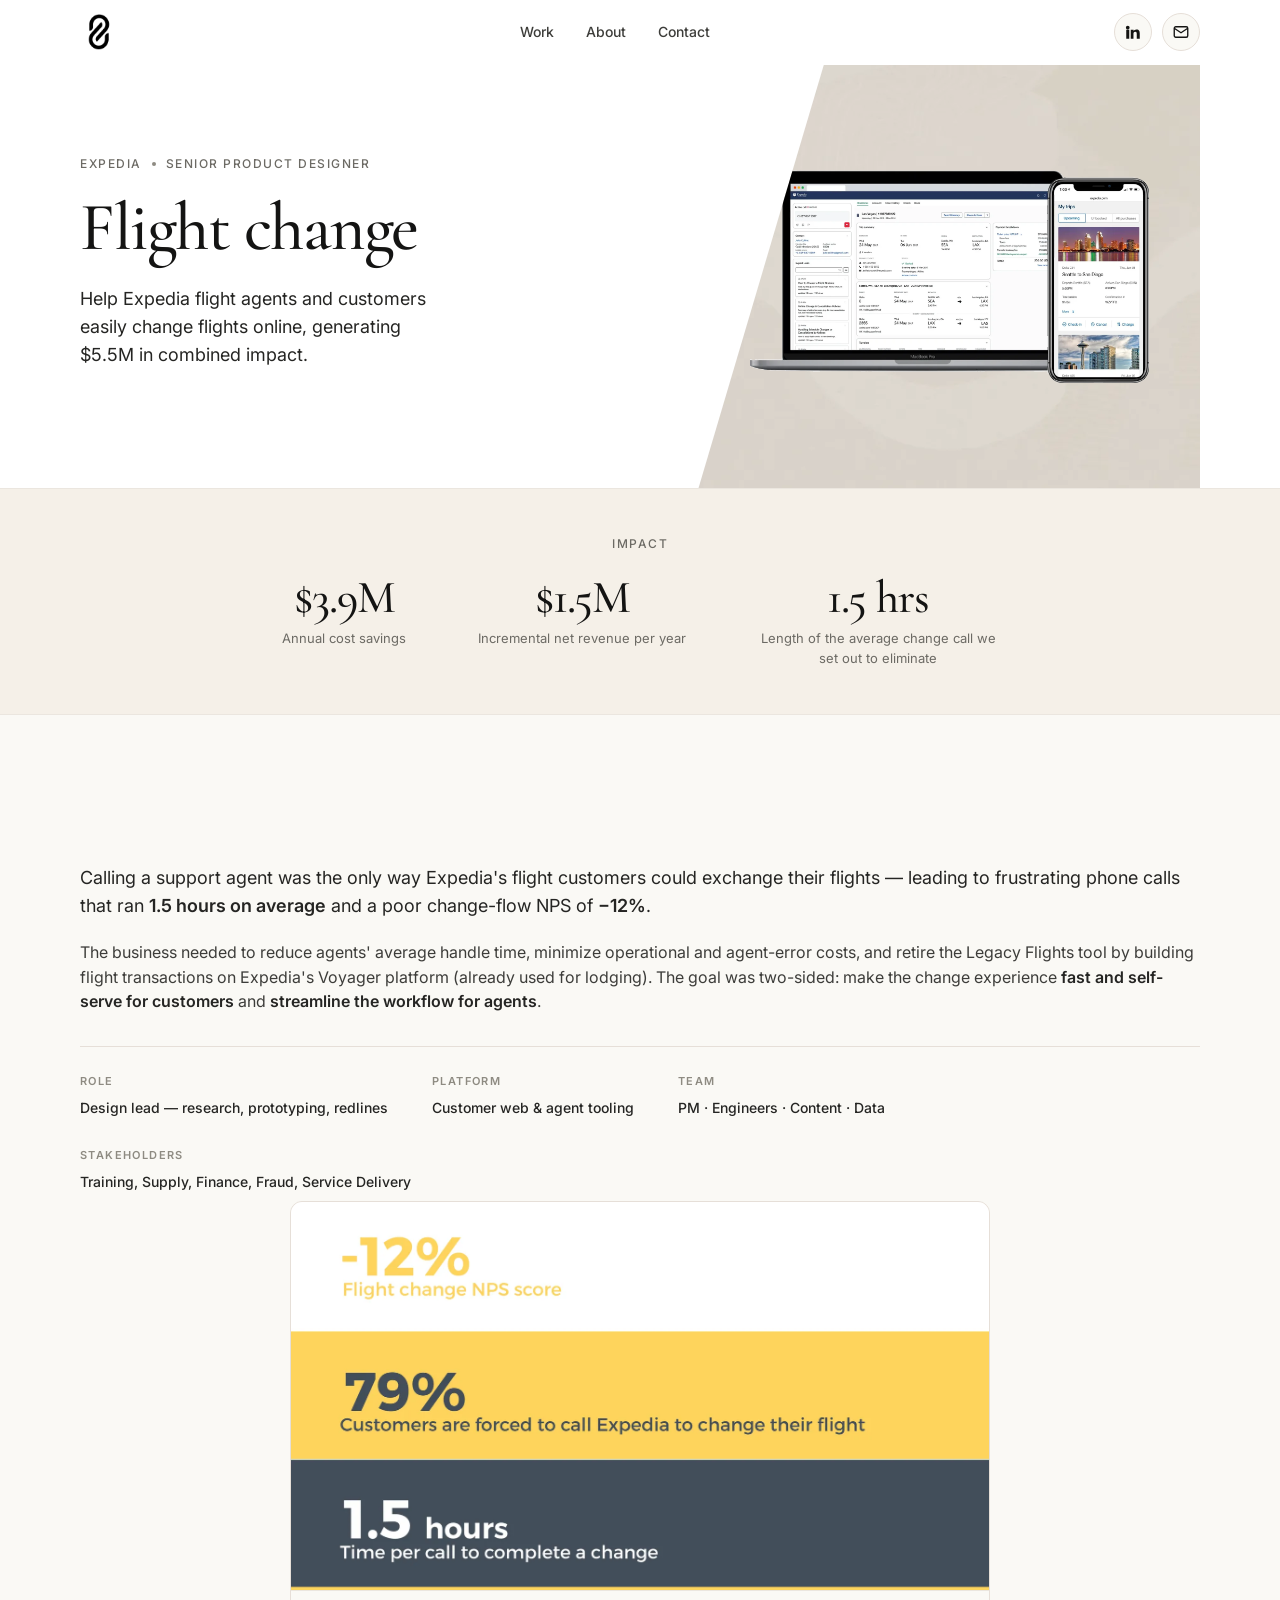
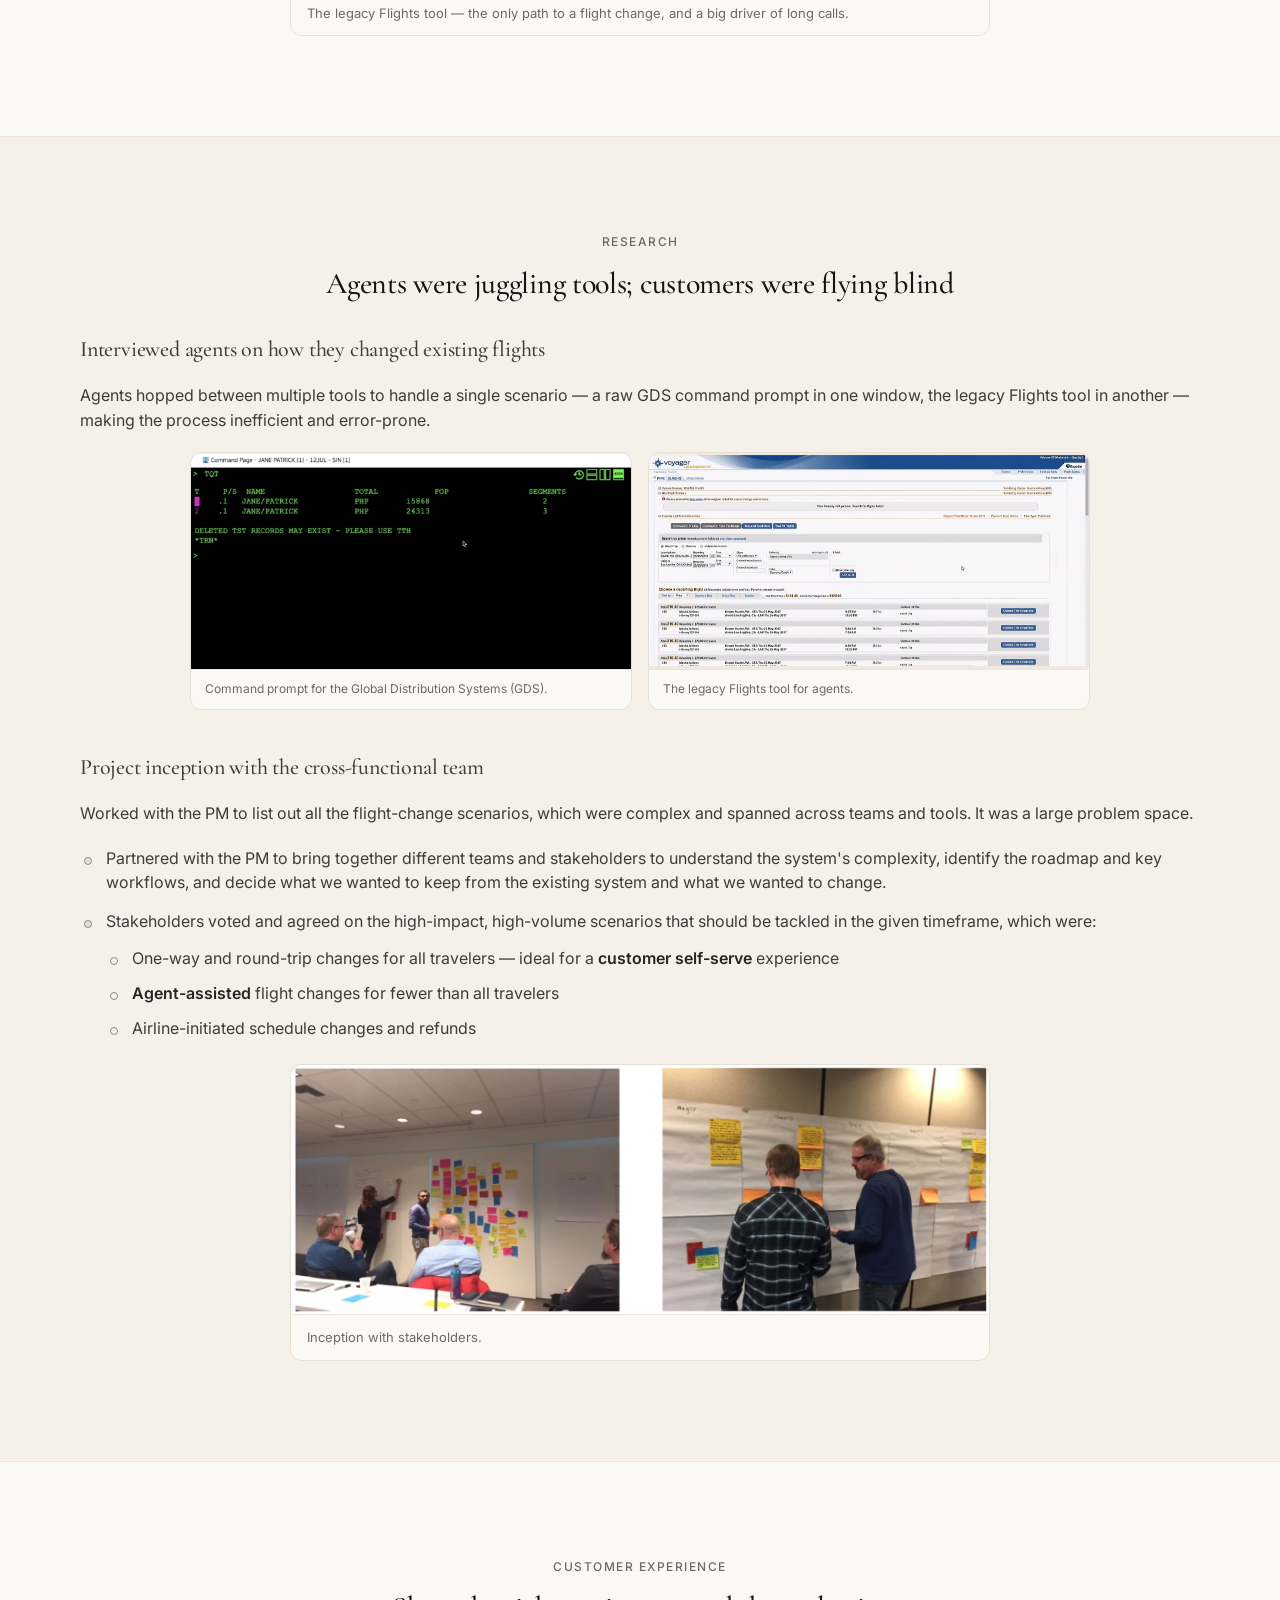
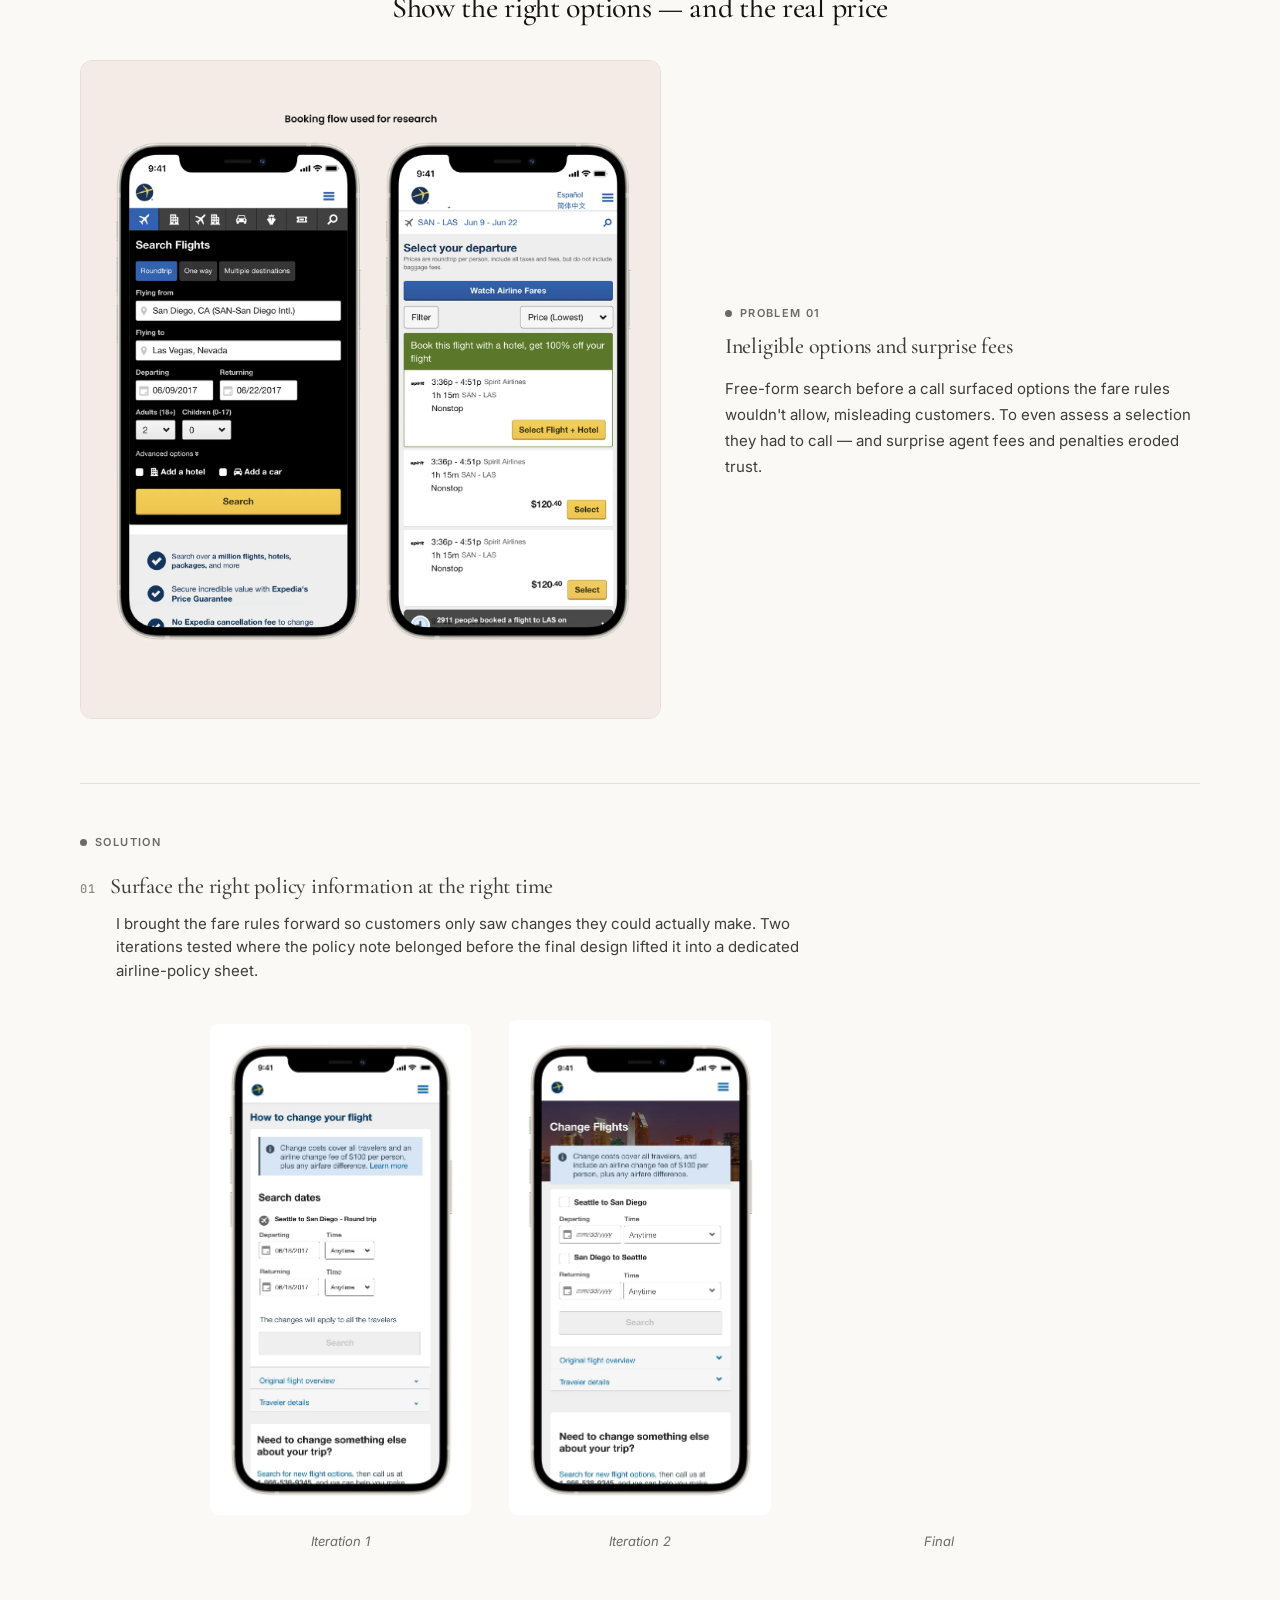
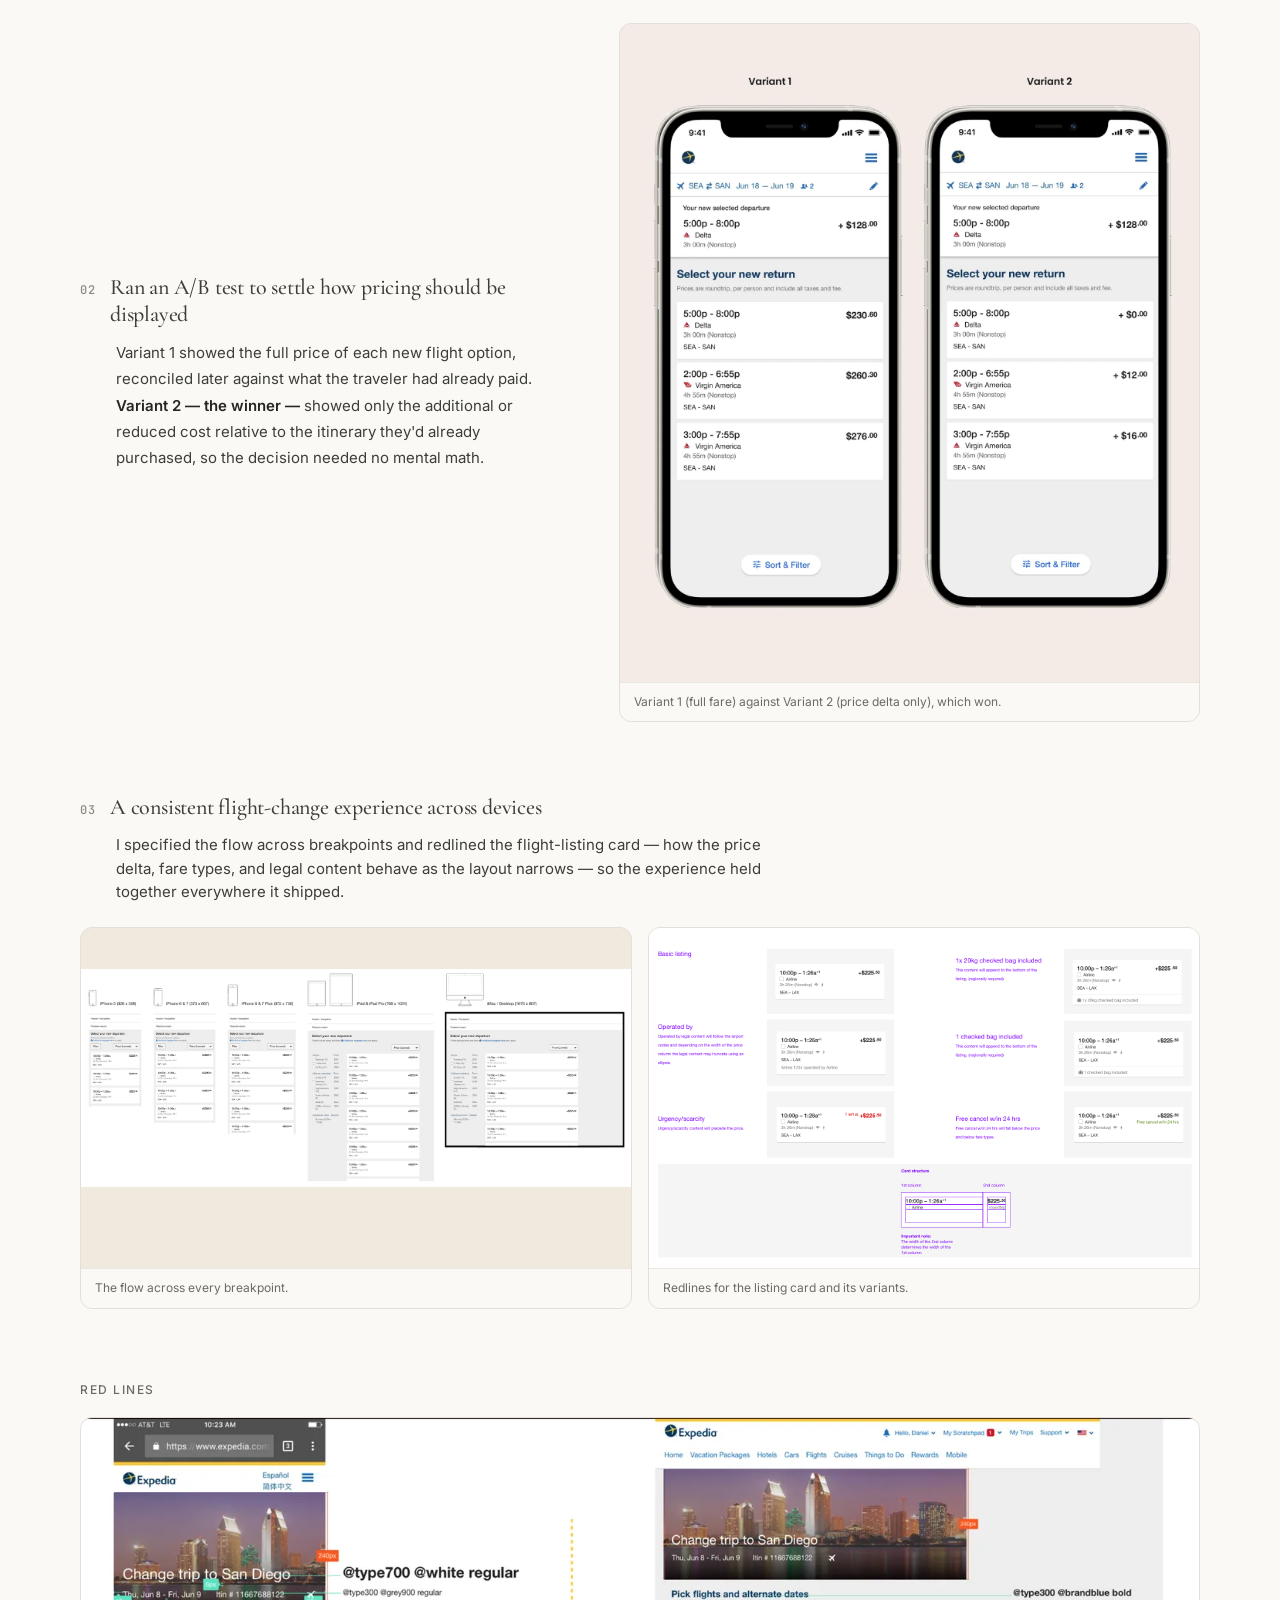
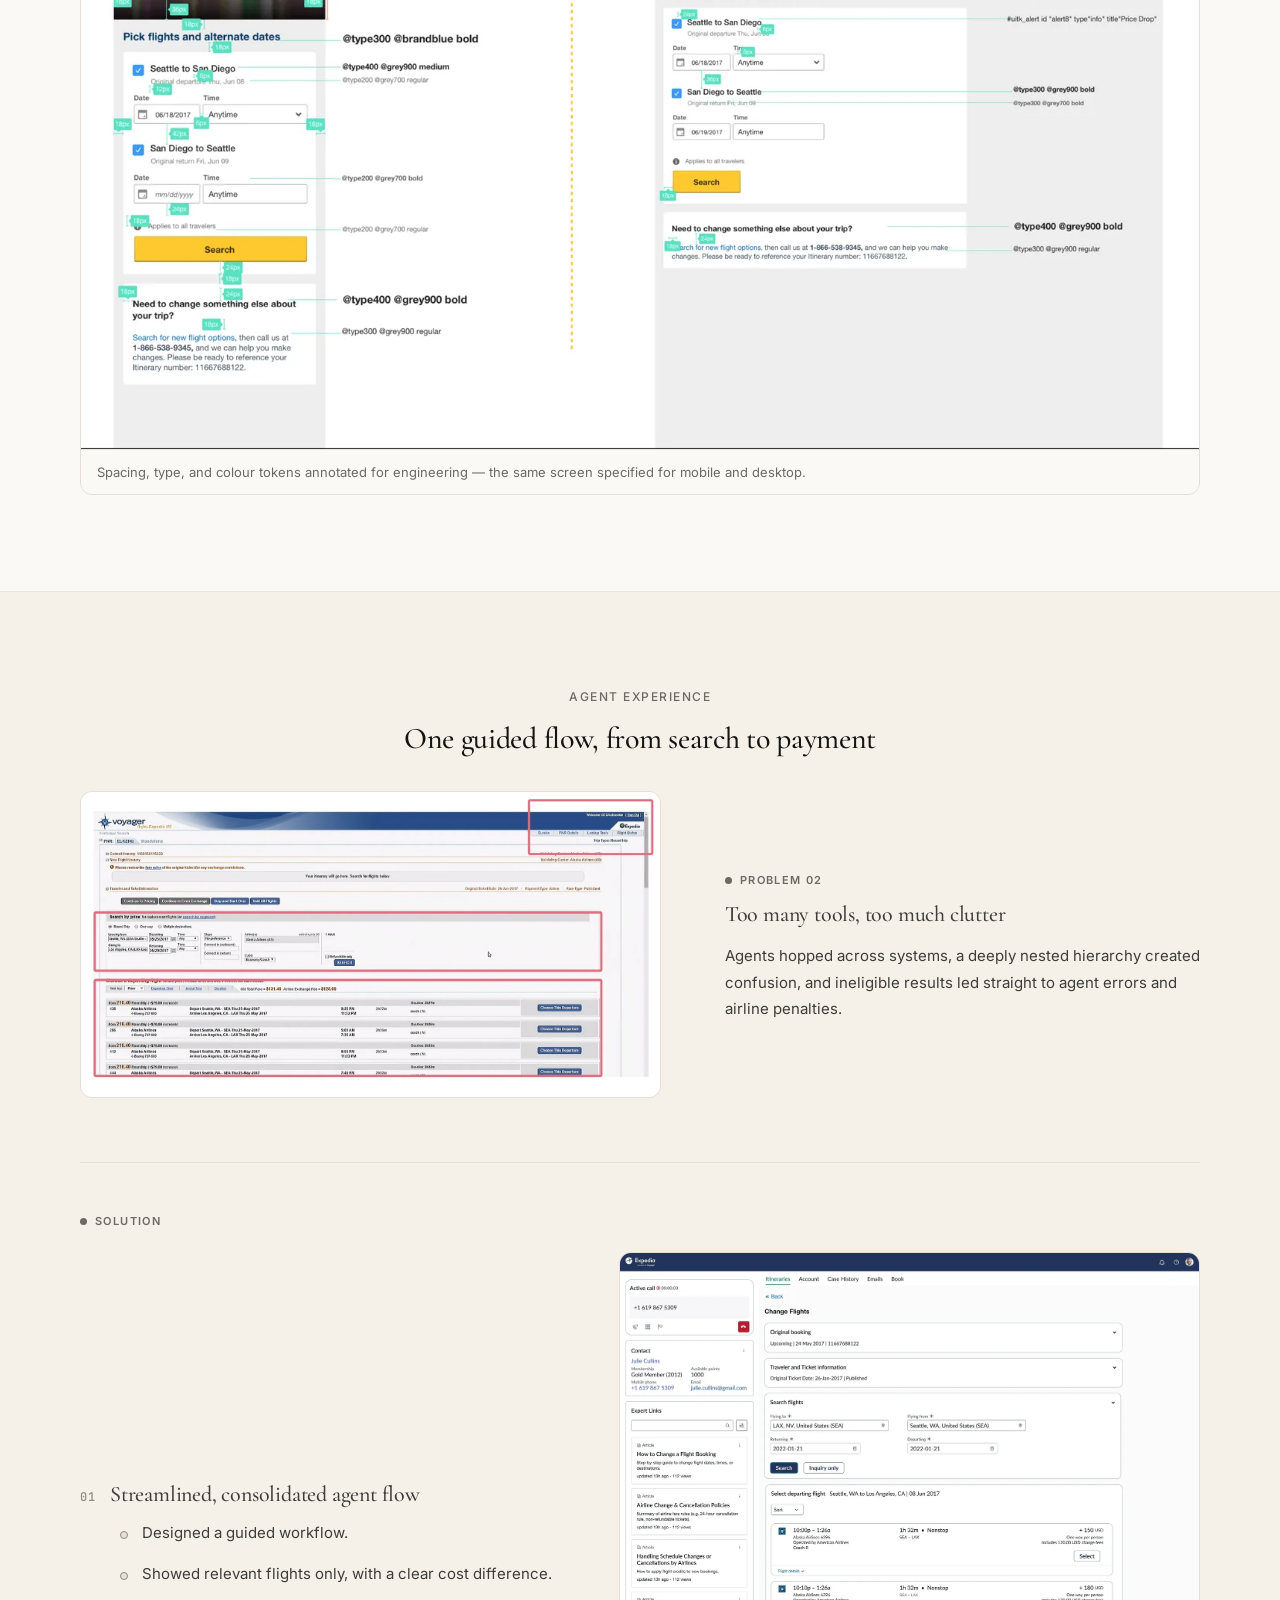
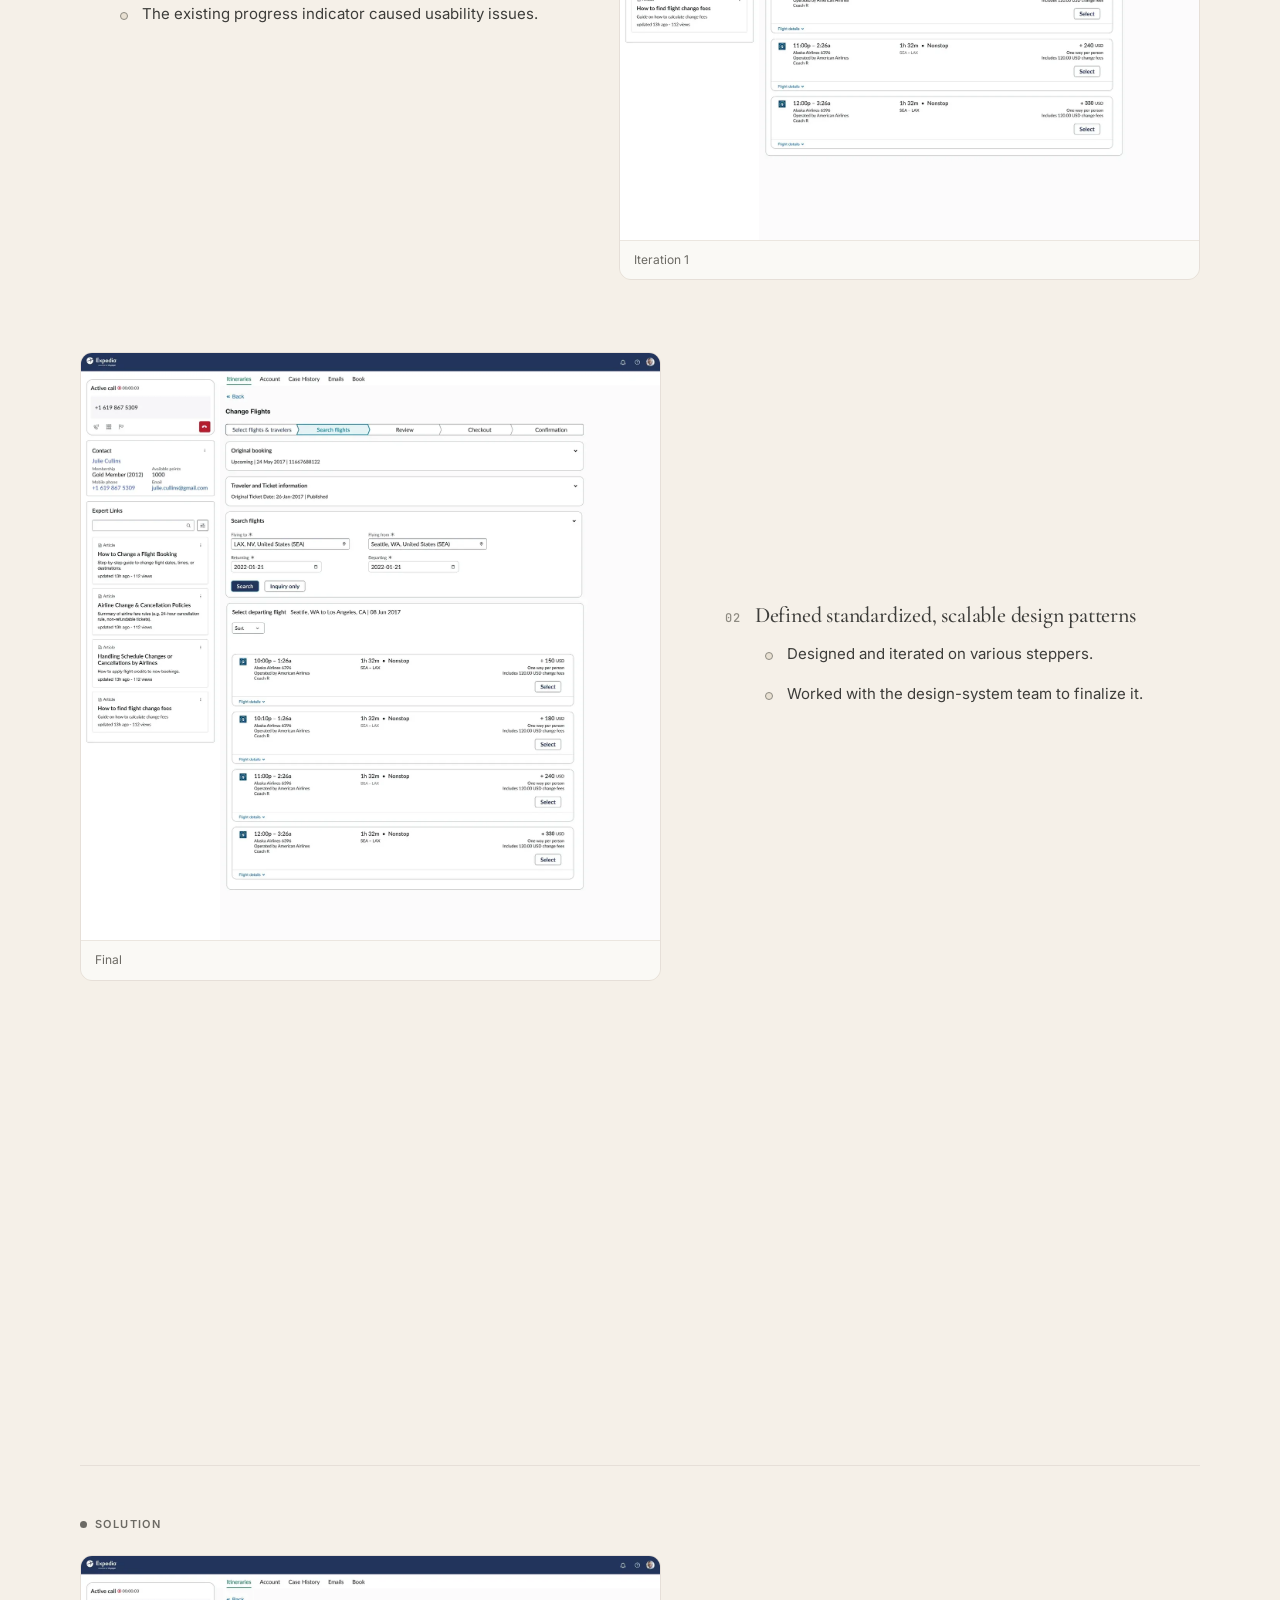
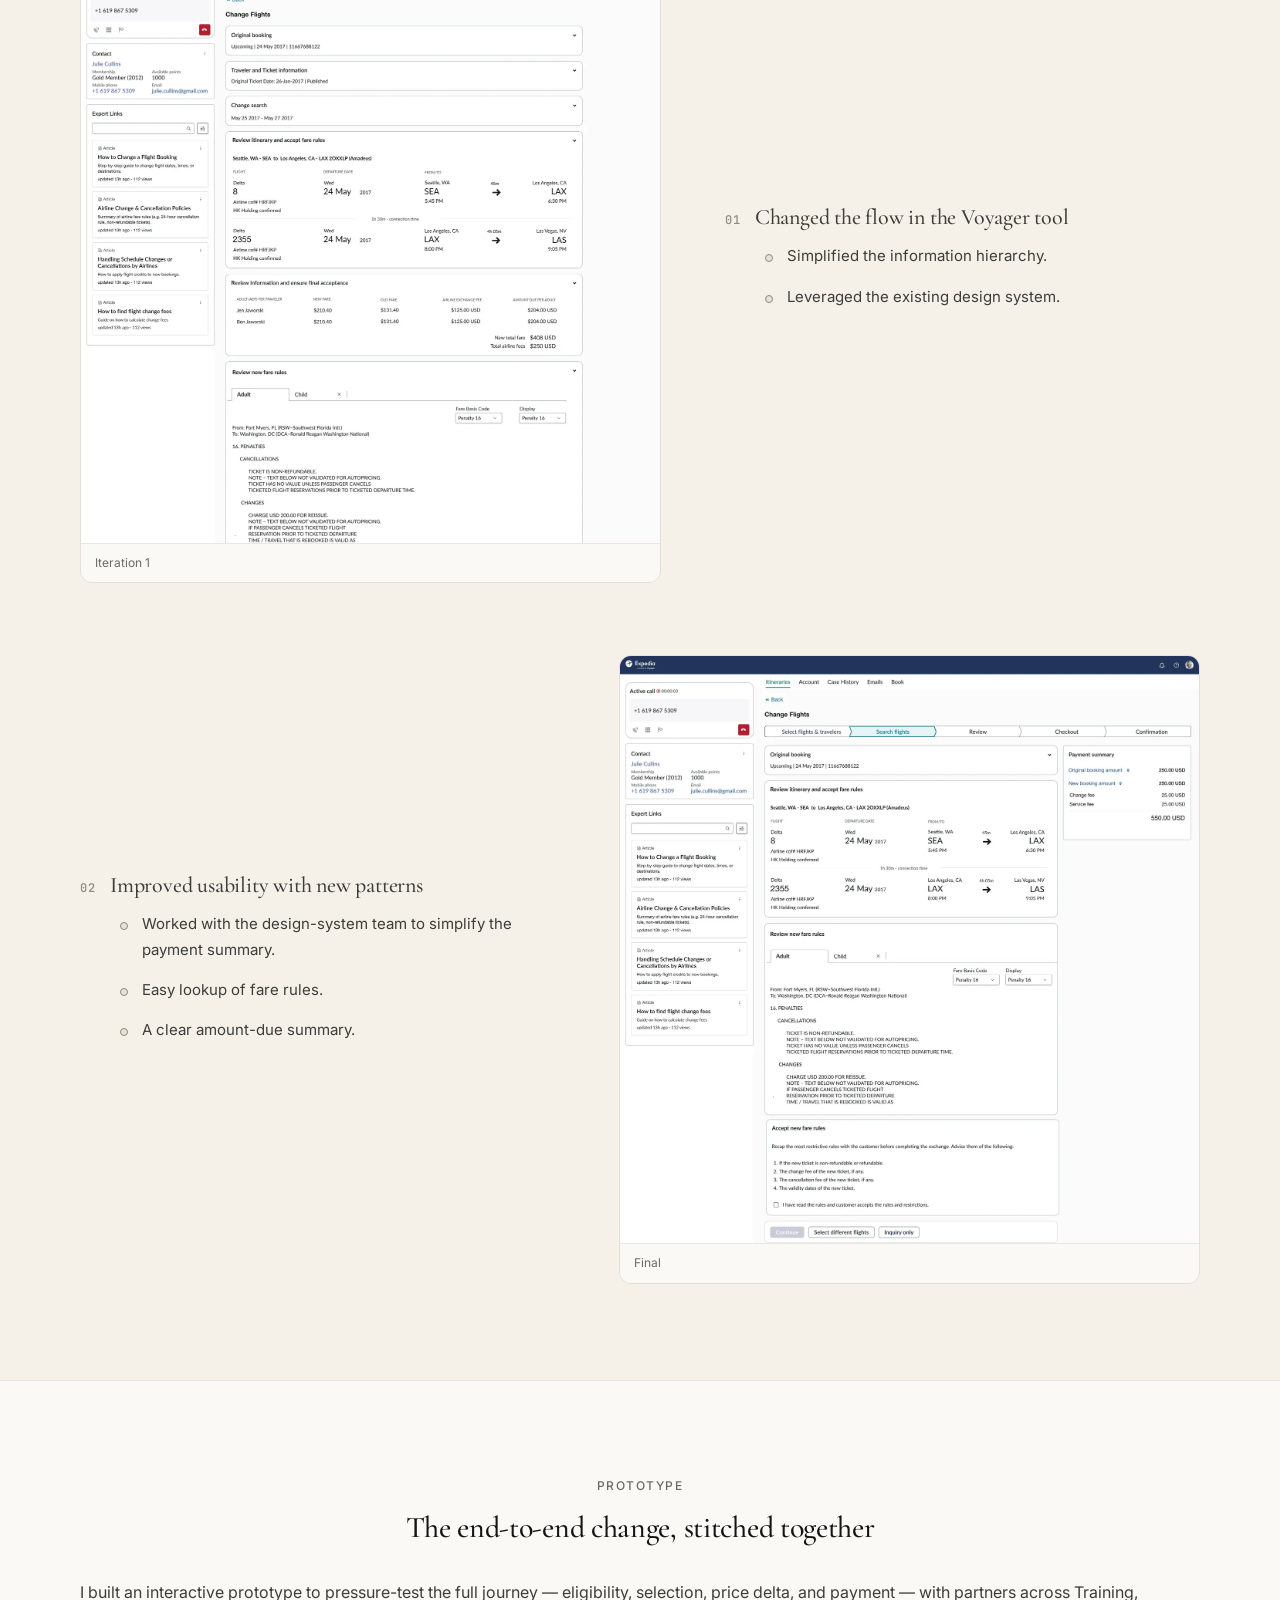
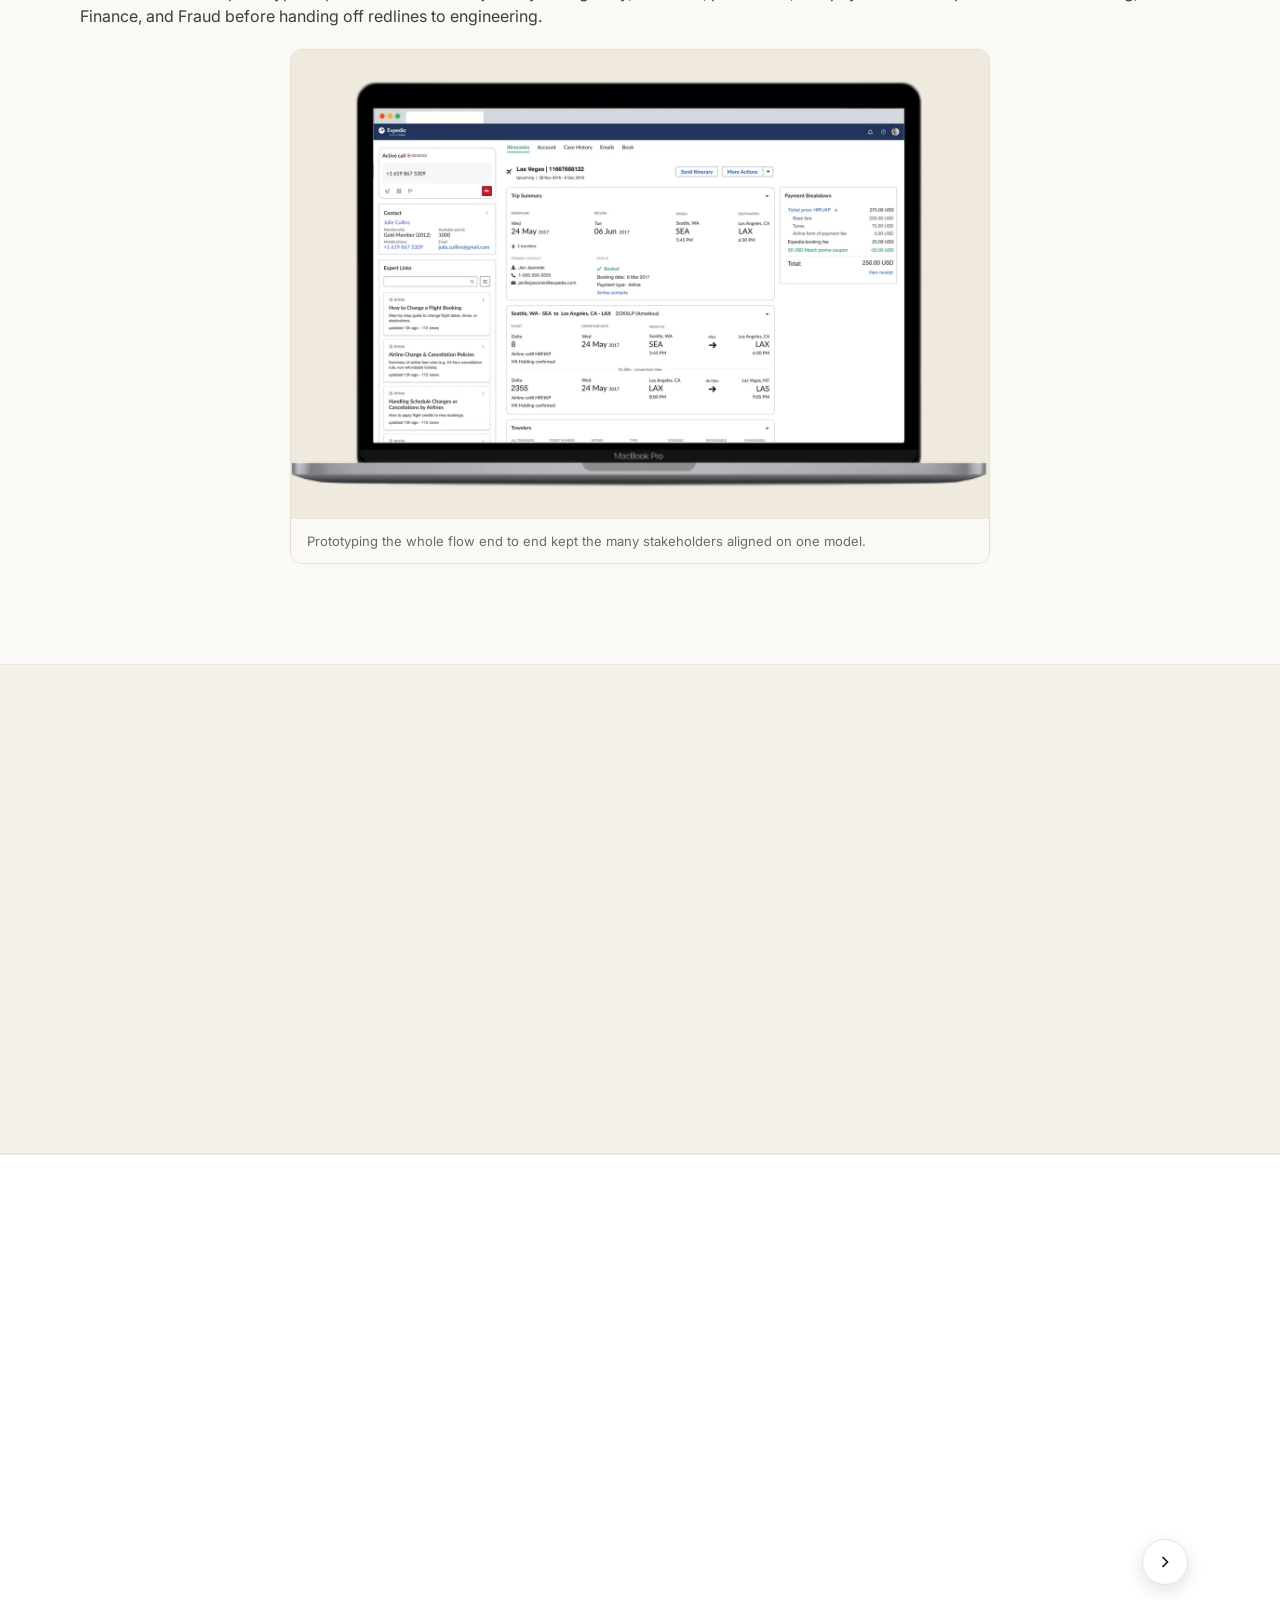
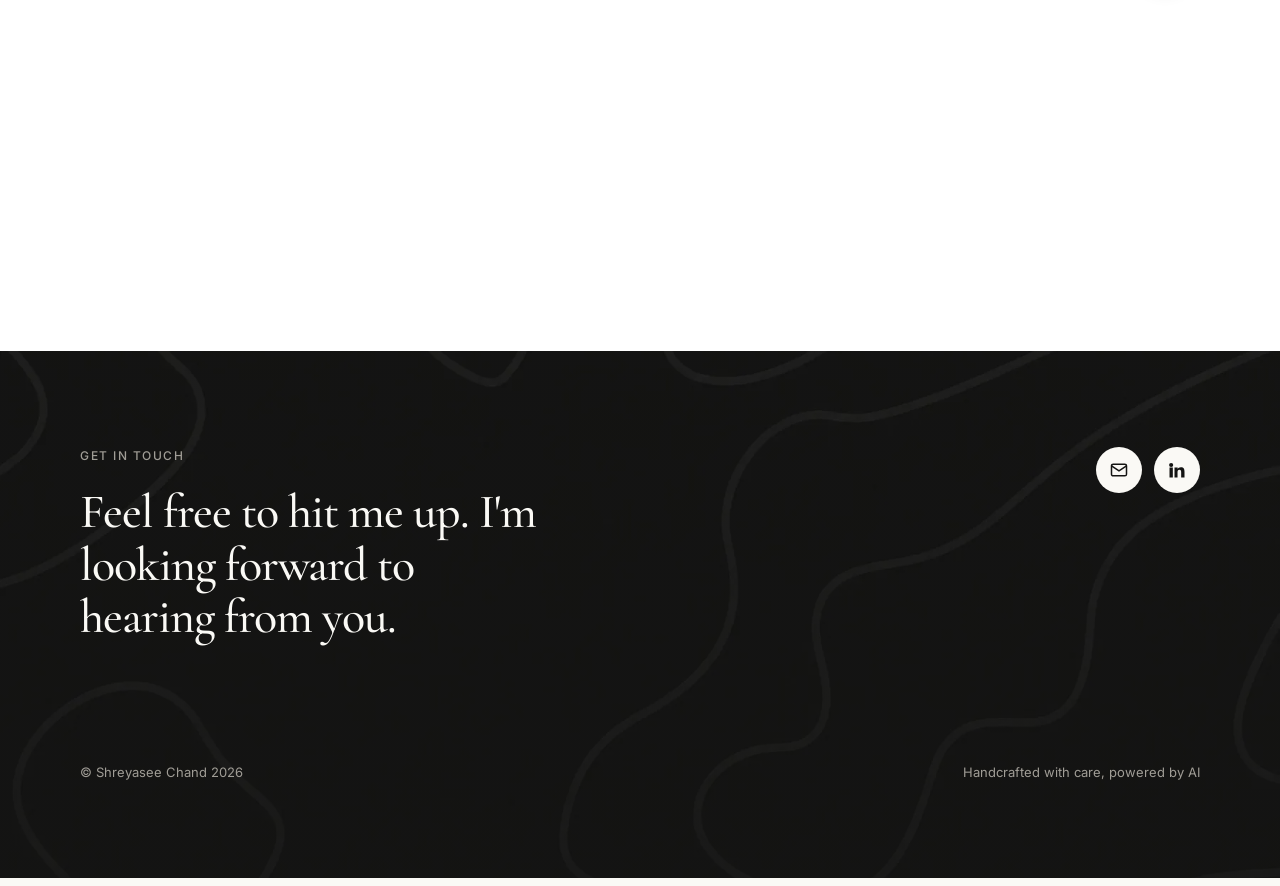
<file: projects/expedia-flight-change.html>
<!DOCTYPE html>
<html lang="en">
<head>
  <meta charset="UTF-8" />
  <meta name="viewport" content="width=device-width, initial-scale=1.0" />
  <title>Flight change — Expedia · Shreyasee Chand</title>
  <meta name="description" content="Case study: designing self-service flight change for Expedia customers and agents — surfacing eligibility, fare difference, and penalties up front. $3.9M annual savings and $1.5M incremental net revenue. By Shreyasee Chand." />
  <!-- Favicon -->
  <link rel="icon" href="/favicon.ico" sizes="any" />
  <link rel="icon" type="image/png" sizes="32x32" href="/assets/img/favicon-32.png" />
  <link rel="icon" type="image/png" sizes="192x192" href="/assets/img/favicon-192.png" />
  <link rel="apple-touch-icon" href="/assets/img/apple-touch-icon.png" />
  <meta name="theme-color" content="#141413" />

  <!-- Social sharing (og:image is opaque PNG — no alpha for scrapers to flatten to white) -->
  <link rel="canonical" href="https://schand.co/projects/expedia-flight-change.html" />
  <meta property="og:type" content="article" />
  <meta property="og:site_name" content="Shreyasee Chand" />
  <meta property="og:url" content="https://schand.co/projects/expedia-flight-change.html" />
  <meta property="og:title" content="Flight change — Expedia · Shreyasee Chand" />
  <meta property="og:description" content="Case study: designing self-service flight change for Expedia customers and agents — surfacing eligibility, fare difference, and penalties up front. $3.9M annual savings and $1.5M incremental net revenue. By Shreyasee Chand." />
  <meta property="og:image" content="https://schand.co/assets/img/og-image.png" />
  <meta property="og:image:type" content="image/png" />
  <meta property="og:image:width" content="1200" />
  <meta property="og:image:height" content="630" />
  <meta property="og:image:alt" content="Shreyasee Chand — Product Designer building trustworthy human–AI systems." />
  <meta name="twitter:card" content="summary_large_image" />
  <meta name="twitter:title" content="Flight change — Expedia · Shreyasee Chand" />
  <meta name="twitter:description" content="Case study: designing self-service flight change for Expedia customers and agents — surfacing eligibility, fare difference, and penalties up front. $3.9M annual savings and $1.5M incremental net revenue. By Shreyasee Chand." />
  <meta name="twitter:image" content="https://schand.co/assets/img/og-image.png" />
  <meta name="twitter:image:alt" content="Shreyasee Chand — Product Designer building trustworthy human–AI systems." />

  <link rel="preconnect" href="https://fonts.googleapis.com" />
  <link rel="preconnect" href="https://fonts.gstatic.com" crossorigin />
  <link href="https://fonts.googleapis.com/css2?family=Cormorant+Garamond:wght@400;500;600&family=Inter:wght@400;500;600&family=JetBrains+Mono:wght@400;500&display=swap" rel="stylesheet" />
  <link rel="stylesheet" href="../css/shared.css" />
</head>
<body id="top">

  <!-- ============ NAV ============ -->
  <header class="nav">
    <div class="wrap nav__inner">
      <a class="brand" href="../index.html#top" aria-label="Shreyasee Chand — home">
        <img class="brand__logo" src="../assets/img/logos/PortfolioLogo1.gif" alt="Shreyasee Chand" />
      </a>
      <nav class="nav__menu" aria-label="Primary">
        <a class="nav__link" href="../index.html#work">Work</a>
        <a class="nav__link" href="../index.html#about">About</a>
        <a class="nav__link" href="../index.html#contact">Contact</a>
      </nav>
      <div class="nav__right">
        <a class="nav__icon" href="https://www.linkedin.com/in/shreyasee-chand-67780a19/" target="_blank" rel="noopener" aria-label="LinkedIn">
          <svg viewBox="0 0 24 24" width="18" height="18" aria-hidden="true"><path fill="currentColor" d="M4.98 3.5a2.5 2.5 0 1 1 0 5 2.5 2.5 0 0 1 0-5ZM3 9h4v12H3V9Zm6 0h3.8v1.7h.05c.53-1 1.83-2.05 3.77-2.05C20.4 8.65 21 11 21 14.1V21h-4v-6.1c0-1.46-.03-3.33-2.03-3.33-2.03 0-2.34 1.58-2.34 3.22V21H9V9Z"/></svg>
        </a>
        <a class="nav__icon nav__icon--email" data-email-copy href="mailto:shreyaseechand@gmail.com" aria-label="Email Shreyasee"><svg viewBox="0 0 24 24" width="18" height="18" fill="none" stroke="currentColor" stroke-width="1.8" aria-hidden="true"><rect x="3" y="5" width="18" height="14" rx="2"/><path d="m3 7 9 6 9-6"/></svg><span class="copy-tip" role="status" aria-live="polite"></span></a>
        <button class="nav__burger" data-sheet-open aria-label="Open menu">
          <svg width="24" height="24" viewBox="0 0 24 24" fill="none" stroke="currentColor" stroke-width="2"><line x1="3" y1="7" x2="21" y2="7"/><line x1="3" y1="12" x2="21" y2="12"/><line x1="3" y1="17" x2="21" y2="17"/></svg>
        </button>
      </div>
    </div>
  </header>

  <!-- mobile sheet -->
  <div class="sheet" id="sheet">
    <div class="sheet__head">
      <span class="brand"><img class="brand__logo" src="../assets/img/logos/PortfolioLogo1.gif" alt="Shreyasee Chand" /></span>
      <button class="sheet__close" data-sheet-close aria-label="Close menu">&times;</button>
    </div>
    <a class="nav__link" href="../index.html#work" data-sheet-close>Work</a>
    <a class="nav__link" href="../index.html#about" data-sheet-close>About</a>
    <a class="nav__link" href="../index.html#contact" data-sheet-close>Contact</a>
  </div>

  <main>
    <!-- ============ PROJECT HERO ============ -->
    <section class="project-hero">
      <div class="wrap">
        <div class="project-hero__grid">
          <div class="project-hero__text">
            <div class="project-hero__eyebrow reveal">
              <span class="eyebrow">Expedia</span>
              <span class="dot"></span>
              <span class="eyebrow">Senior Product Designer</span>
            </div>
            <h1 class="display-xl reveal" style="--d:80ms">Flight change</h1>
            <p class="project-hero__sub lead reveal" style="--d:160ms">Help Expedia flight agents and customers easily change flights online, generating $5.5M in combined impact.</p>
          </div>
          <div class="project-hero__media reveal" style="--panel:#f0ece6;--d:120ms">
            <img src="../assets/img/heroes/FlightChangeHero.webp" alt="Expedia flight change — agent desktop console and customer mobile rebooking flow" />
            <div class="project-hero__overlay" aria-hidden="true">
              <div class="project-hero__eyebrow">
                <span class="eyebrow">Expedia</span>
                <span class="dot"></span>
                <span class="eyebrow">Senior Product Designer</span>
              </div>
              <p class="project-hero__title-ov">Flight change</p>
            </div>
          </div>
        </div>
      </div>
    </section>

    <!-- ============ STAT BAND ============ -->
    <section class="stat-band stat-band--center">
      <div class="wrap reveal">
        <span class="eyebrow" style="display:block; margin-bottom:20px;">Impact</span>
        <div class="stat-band__grid">
          <div class="stat-band__item"><span class="stat-band__n">$3.9M</span><span class="stat-band__l">Annual cost savings</span></div>
          <div class="stat-band__item"><span class="stat-band__n">$1.5M</span><span class="stat-band__l">Incremental net revenue per year</span></div>
          <div class="stat-band__item"><span class="stat-band__n">1.5 hrs</span><span class="stat-band__l">Length of the average change call we set out to eliminate</span></div>
        </div>
      </div>
    </section>

    <!-- ============ 01 OVERVIEW ============ -->
    <section class="narrative">
      <div class="wrap">
        <div class="case-head reveal"><span class="eyebrow">Overview</span></div>
        <div class="narrative__body case-body reveal" style="--d:80ms">
          <p class="lead">Calling a support agent was the only way Expedia's flight customers could exchange their flights — leading to frustrating phone calls that ran <strong>1.5 hours on average</strong> and a poor change-flow NPS of <strong>−12%</strong>.</p>
          <p>The business needed to reduce agents' average handle time, minimize operational and agent-error costs, and retire the Legacy Flights tool by building flight transactions on Expedia's Voyager platform (already used for lodging). The goal was two-sided: make the change experience <strong>fast and self-serve for customers</strong> and <strong>streamline the workflow for agents</strong>.</p>
          <div class="p-meta" style="margin-top:32px">
            <div class="p-meta__item"><div class="p-meta__k">Role</div><div class="p-meta__v">Design lead — research, prototyping, redlines</div></div>
            <div class="p-meta__item"><div class="p-meta__k">Platform</div><div class="p-meta__v">Customer web &amp; agent tooling</div></div>
            <div class="p-meta__item"><div class="p-meta__k">Team</div><div class="p-meta__v">PM · Engineers · Content · Data</div></div>
            <div class="p-meta__item"><div class="p-meta__k">Stakeholders</div><div class="p-meta__v">Training, Supply, Finance, Fraud, Service Delivery</div></div>
          </div>
          <div class="figure-block reveal" style="--d:120ms">
            <figure><img src="../assets/img/projects/flightchange/02-overview.webp" alt="The legacy Flights tool agents were required to use" loading="lazy" /><figcaption>The legacy Flights tool — the only path to a flight change, and a big driver of long calls.</figcaption></figure>
          </div>
        </div>
      </div>
    </section>

    <!-- ============ 02 RESEARCH ============ -->
    <section class="narrative narrative--soft">
      <div class="wrap">
        <div class="case-head reveal">
          <span class="eyebrow">Research</span>
          <h3 class="display-sm">Agents were juggling tools; customers were flying blind</h3>
        </div>
        <div class="narrative__body case-body reveal" style="--d:80ms">
          <p class="ps__h">Interviewed agents on how they changed existing flights</p>
          <p>Agents hopped between multiple tools to handle a single scenario — a raw GDS command prompt in one window, the legacy Flights tool in another — making the process inefficient and error-prone.</p>
          <div class="figure-grid reveal" style="--d:120ms">
            <figure><img src="../assets/img/projects/flightchange/03-GDS.webp" alt="A GDS command prompt — one of several tools agents juggled" loading="lazy" /><figcaption>Command prompt for the Global Distribution Systems (GDS).</figcaption></figure>
            <figure><img src="../assets/img/projects/flightchange/04-flightsui2-1.webp" alt="The legacy Flights UI agents worked in" loading="lazy" /><figcaption>The legacy Flights tool for agents.</figcaption></figure>
          </div>

          <p class="ps__h">Project inception with the cross-functional team</p>
          <p>Worked with the PM to list out all the flight-change scenarios, which were complex and spanned across teams and tools. It was a large problem space.</p>
          <ul>
            <li>Partnered with the PM to bring together different teams and stakeholders to understand the system's complexity, identify the roadmap and key workflows, and decide what we wanted to keep from the existing system and what we wanted to change.</li>
            <li>Stakeholders voted and agreed on the high-impact, high-volume scenarios that should be tackled in the given timeframe, which were:
              <ul>
                <li>One-way and round-trip changes for all travelers — ideal for a <strong>customer self-serve</strong> experience</li>
                <li><strong>Agent-assisted</strong> flight changes for fewer than all travelers</li>
                <li>Airline-initiated schedule changes and refunds</li>
              </ul>
            </li>
          </ul>
          <div class="figure-block reveal" style="--d:120ms">
            <figure><img src="../assets/img/projects/flightchange/05-inception.webp" alt="Stakeholders mapping flight-change scenarios on sticky-note walls during the project inception" loading="lazy" /><figcaption>Inception with stakeholders.</figcaption></figure>
          </div>
        </div>
      </div>
    </section>

    <!-- ============ 03 CUSTOMER EXPERIENCE ============ -->
    <section class="narrative">
      <div class="wrap">
        <div class="case-head reveal">
          <span class="eyebrow">Customer experience</span>
          <h3 class="display-sm">Show the right options — and the real price</h3>
        </div>
        <div class="narrative__body case-body reveal" style="--d:80ms">
          <div class="fig-split reveal">
            <figure class="fig-split__shot"><img src="../assets/img/projects/flightchange/06-screen-shot-2025-08-20-at-11.44.14-am.webp" alt="Free-form search surfacing policy-ineligible flight options" loading="lazy" /></figure>
            <div class="fig-split__text">
              <span class="ps__tag ps__tag--problem">Problem 01</span>
              <p class="ps__h">Ineligible options and surprise fees</p>
              <p>Free-form search before a call surfaced options the fare rules wouldn't allow, misleading customers. To even assess a selection they had to call — and surprise agent fees and penalties eroded trust.</p>
            </div>
          </div>

          <div class="ux-delighter reveal" style="--d:100ms">
            <span class="ps__tag ps__tag--solution">Solution</span>

            <div class="delighter">
              <div class="delighter__head">
                <span class="delighter__n">01</span>
                <p class="ps__h">Surface the right policy information at the right time</p>
              </div>
              <div class="delighter__body">
                <p>I brought the fare rules forward so customers only saw changes they could actually make. Two iterations tested where the policy note belonged before the final design lifted it into a dedicated airline-policy sheet.</p>
              </div>
              <div class="phone-row">
                <figure><img src="../assets/img/projects/flightchange/07-It1.webp" alt="Iteration 1 — change costs explained in an inline banner above the search dates" loading="lazy" /><figcaption>Iteration 1</figcaption></figure>
                <figure><img src="../assets/img/projects/flightchange/08-It2.webp" alt="Iteration 2 — the same policy note carried over a destination hero image" loading="lazy" /><figcaption>Iteration 2</figcaption></figure>
                <figure>
                  <video autoplay muted loop playsinline preload="metadata" aria-label="Final design — an airline policy sheet lists the change fee and restrictions before the customer commits">
                    <source src="../assets/img/projects/flightchange/ChangeFeeDimension.mp4" type="video/mp4" />
                  </video>
                  <figcaption>Final</figcaption>
                </figure>
              </div>
            </div>

            <div class="delighter">
              <div class="fig-split fig-split--flip">
                <figure class="fig-split__shot">
                  <img src="../assets/img/projects/flightchange/09-screen-shot-2025-08-20-at-2.04.38-pm.webp" alt="A/B test variants — full fare per option versus only the price difference against the booked itinerary" loading="lazy" />
                  <figcaption>Variant 1 (full fare) against Variant 2 (price delta only), which won.</figcaption>
                </figure>
                <div class="fig-split__text">
                  <div class="delighter__head">
                    <span class="delighter__n">02</span>
                    <p class="ps__h">Ran an A/B test to settle how pricing should be displayed</p>
                  </div>
                  <div class="delighter__body">
                    <p>Variant 1 showed the full price of each new flight option, reconciled later against what the traveler had already paid. <strong>Variant 2 — the winner —</strong> showed only the additional or reduced cost relative to the itinerary they'd already purchased, so the decision needed no mental math.</p>
                  </div>
                </div>
              </div>
            </div>

            <div class="delighter">
              <div class="delighter__head">
                <span class="delighter__n">03</span>
                <p class="ps__h">A consistent flight-change experience across devices</p>
              </div>
              <div class="delighter__body">
                <p>I specified the flow across breakpoints and redlined the flight-listing card — how the price delta, fare types, and legal content behave as the layout narrows — so the experience held together everywhere it shipped.</p>
              </div>
              <div class="figure-grid" style="margin-top:24px">
                <figure><img src="../assets/img/projects/flightchange/10-screen-shot-2025-08-20-at-2.46.42-pm.webp" alt="The flight-change flow specified across phone, tablet, and desktop breakpoints" loading="lazy" /><figcaption>The flow across every breakpoint.</figcaption></figure>
                <figure><img src="../assets/img/projects/flightchange/11-variations.png" alt="Redlines for the flight-listing card covering price delta, fare types, and legal content" loading="lazy" /><figcaption>Redlines for the listing card and its variants.</figcaption></figure>
              </div>
            </div>

            <div class="redlines">
              <span class="eyebrow">Red lines</span>
              <figure class="fig-wide">
                <img src="../assets/img/projects/flightchange/12-Redlines.webp" alt="Redline specifications for the change-flight screen on mobile and desktop — spacing, type tokens, and colour tokens annotated" loading="lazy" />
                <figcaption>Spacing, type, and colour tokens annotated for engineering — the same screen specified for mobile and desktop.</figcaption>
              </figure>
            </div>
          </div>
        </div>
      </div>
    </section>

    <!-- ============ 04 AGENT EXPERIENCE ============ -->
    <section class="narrative narrative--soft">
      <div class="wrap">
        <div class="case-head reveal">
          <span class="eyebrow">Agent experience</span>
          <h3 class="display-sm">One guided flow, from search to payment</h3>
        </div>
        <div class="narrative__body case-body reveal" style="--d:80ms">
          <div class="fig-split reveal">
            <figure class="fig-split__shot"><img src="../assets/img/projects/flightchange/13-screen-shot-2025-08-20-at-3.16.02-pm.webp" alt="The fragmented agent workflow before redesign, annotated across the legacy Voyager screen" loading="lazy" /></figure>
            <div class="fig-split__text">
              <span class="ps__tag ps__tag--problem">Problem 02</span>
              <p class="ps__h">Too many tools, too much clutter</p>
              <p>Agents hopped across systems, a deeply nested hierarchy created confusion, and ineligible results led straight to agent errors and airline penalties.</p>
            </div>
          </div>
          <div class="ux-delighter reveal" style="--d:100ms">
            <span class="ps__tag ps__tag--solution">Solution</span>

            <div class="delighter">
              <div class="fig-split fig-split--flip">
                <figure class="fig-split__shot">
                  <img src="../assets/img/projects/flightchange/14-results-page.webp" alt="Iteration 1 of the consolidated agent results page, showing only eligible flights with clear cost differences" loading="lazy" />
                  <figcaption>Iteration 1</figcaption>
                </figure>
                <div class="fig-split__text">
                  <div class="delighter__head">
                    <span class="delighter__n">01</span>
                    <p class="ps__h">Streamlined, consolidated agent flow</p>
                  </div>
                  <div class="delighter__body">
                    <ul>
                      <li>Designed a guided workflow.</li>
                      <li>Showed relevant flights only, with a clear cost difference.</li>
                      <li>The existing progress indicator caused usability issues.</li>
                    </ul>
                  </div>
                </div>
              </div>
            </div>

            <div class="delighter">
              <div class="fig-split">
                <figure class="fig-split__shot">
                  <img src="../assets/img/projects/flightchange/15-results-page2.webp" alt="The final agent results page carrying the standardized stepper from search through confirmation" loading="lazy" />
                  <figcaption>Final</figcaption>
                </figure>
                <div class="fig-split__text">
                  <div class="delighter__head">
                    <span class="delighter__n">02</span>
                    <p class="ps__h">Defined standardized, scalable design patterns</p>
                  </div>
                  <div class="delighter__body">
                    <ul>
                      <li>Designed and iterated on various steppers.</li>
                      <li>Worked with the design-system team to finalize it.</li>
                    </ul>
                  </div>
                </div>
              </div>
            </div>
          </div>
          <div class="fig-split fig-split--flip reveal">
            <figure class="fig-split__shot"><img src="../assets/img/projects/flightchange/16-paymentflights.webp" alt="The unclear agent payment calculations" loading="lazy" /></figure>
            <div class="fig-split__text">
              <span class="ps__tag ps__tag--problem">Problem 03</span>
              <p class="ps__h">Payment math that hit dead ends late</p>
              <p>In the payment step, calculations were unclear, there was no visual hierarchy, and agents hit errors only after they'd invested effort — too late to recover gracefully.</p>
            </div>
          </div>
          <div class="ux-delighter reveal" style="--d:100ms">
            <span class="ps__tag ps__tag--solution">Solution</span>

            <div class="delighter">
              <div class="fig-split">
                <figure class="fig-split__shot">
                  <img src="../assets/img/projects/flightchange/17-recap1.webp" alt="Iteration 1 of the payment recap, restructured inside the Voyager tool" loading="lazy" />
                  <figcaption>Iteration 1</figcaption>
                </figure>
                <div class="fig-split__text">
                  <div class="delighter__head">
                    <span class="delighter__n">01</span>
                    <p class="ps__h">Changed the flow in the Voyager tool</p>
                  </div>
                  <div class="delighter__body">
                    <ul>
                      <li>Simplified the information hierarchy.</li>
                      <li>Leveraged the existing design system.</li>
                    </ul>
                  </div>
                </div>
              </div>
            </div>

            <div class="delighter">
              <div class="fig-split fig-split--flip">
                <figure class="fig-split__shot">
                  <img src="../assets/img/projects/flightchange/18-recap2.webp" alt="The final payment recap with an unambiguous amount-due summary and fare rules at hand" loading="lazy" />
                  <figcaption>Final</figcaption>
                </figure>
                <div class="fig-split__text">
                  <div class="delighter__head">
                    <span class="delighter__n">02</span>
                    <p class="ps__h">Improved usability with new patterns</p>
                  </div>
                  <div class="delighter__body">
                    <ul>
                      <li>Worked with the design-system team to simplify the payment summary.</li>
                      <li>Easy lookup of fare rules.</li>
                      <li>A clear amount-due summary.</li>
                    </ul>
                  </div>
                </div>
              </div>
            </div>
          </div>
        </div>
      </div>
    </section>

    <!-- ============ 05 PROTOTYPE ============ -->
    <section class="narrative">
      <div class="wrap">
        <div class="case-head reveal">
          <span class="eyebrow">Prototype</span>
          <h3 class="display-sm">The end-to-end change, stitched together</h3>
        </div>
        <div class="narrative__body case-body reveal" style="--d:80ms">
          <p>I built an interactive prototype to pressure-test the full journey — eligibility, selection, price delta, and payment — with partners across Training, Finance, and Fraud before handing off redlines to engineering.</p>
          <div class="figure-block reveal" style="--d:120ms">
            <figure><img src="../assets/img/projects/flightchange/19-proto.webp" alt="Interactive prototype of the end-to-end flight-change flow" loading="lazy" /><figcaption>Prototyping the whole flow end to end kept the many stakeholders aligned on one model.</figcaption></figure>
          </div>
        </div>
      </div>
    </section>

    <!-- ============ 06 IMPACT & LEARNINGS ============ -->
    <section class="narrative narrative--soft">
      <div class="wrap">
        <div class="case-head reveal">
          <span class="eyebrow">Impact &amp; learnings</span>
          <h3 class="display-sm">Off the phone, onto the screen</h3>
        </div>
        <div class="narrative__body case-body reveal" style="--d:80ms">
          <p>Making the rules visible moved changes to self-service and streamlined the calls that still needed a human — landing <strong>$3.9M in annual cost savings</strong> and <strong>$1.5M in incremental net revenue</strong>, on a modern platform with the legacy tool retired.</p>
          <div class="learnings reveal" style="--d:120ms">
            <div class="learn"><span class="learn__n">01</span><p class="learn__t">Collaborate with support first-hand to <strong>understand user needs and challenges</strong> before designing.</p></div>
            <div class="learn"><span class="learn__n">02</span><p class="learn__t">Regular standups and buddy testing with devs enable <strong>far better collaboration</strong> and fewer surprises.</p></div>
            <div class="learn"><span class="learn__n">03</span><p class="learn__t">Complex, policy-heavy flows <strong>demand end-to-end orchestration</strong> — you can't fix them a screen at a time.</p></div>
          </div>
        </div>
      </div>
    </section>

    <!-- ============ RELATED PROJECTS ============ -->
    <section class="related">
      <div class="wrap">
        <div class="related__head reveal">
          <div>
            <span class="eyebrow">Keep exploring</span>
            <h2 class="display-md">More selected work</h2>
          </div>
        </div>
        <div class="related__viewport">
          <button class="related__arrow related__arrow--prev" aria-label="Previous project">
            <svg viewBox="0 0 24 24" fill="none" stroke="currentColor" stroke-width="2" aria-hidden="true"><path d="M15 18l-6-6 6-6"/></svg>
          </button>
          <div class="related__grid" id="relatedTrack">
            <a class="rcard reveal" href="pitch-parrot.html" style="--card:#faf9f6">
              <figure class="rcard__shot"><img src="../assets/img/heroes/Freelance.webp" alt="Product demo creation platform with AI — Pitch Parrot" loading="lazy" /></figure>
              <div class="rcard__meta"><span class="rcard__tag">Pitch Parrot</span><h3 class="rcard__title">Product demo creation platform with AI</h3><p class="rcard__desc">An AI co-pilot that drafts personalized, on-brand sales demos in minutes.</p><span class="rcard__link">View case study <span class="arrow">→</span></span></div>
            </a>
            <a class="rcard reveal" href="chargepoint-access.html" style="--card:#f0eee7;--d:80ms">
              <figure class="rcard__shot"><img src="../assets/img/heroes/AccessManagementHero.webp" alt="Access management for EV charging — ChargePoint" loading="lazy" /></figure>
              <div class="rcard__meta"><span class="rcard__tag">ChargePoint</span><h3 class="rcard__title">Access management for EV charging</h3><p class="rcard__desc">A self-service admin platform that lifted subscription revenue 45%.</p><span class="rcard__link">View case study <span class="arrow">→</span></span></div>
            </a>
            <a class="rcard reveal" href="chewy-ai-portraits.html" style="--card:#ffffff;--d:160ms">
              <figure class="rcard__shot"><img src="../assets/img/heroes/AIPetPortrait.webp" alt="AI pet portraits — Chewy" loading="lazy" /></figure>
              <div class="rcard__meta"><span class="rcard__tag">Chewy</span><h3 class="rcard__title">AI pet portraits</h3><p class="rcard__desc">A holiday AI moment that lifted app downloads 23%.</p><span class="rcard__link">View case study <span class="arrow">→</span></span></div>
            </a>
            <a class="rcard reveal" href="chargepoint-service-pro.html" style="--card:#faf9f6">
              <figure class="rcard__shot"><img src="../assets/img/heroes/ServicePro.webp" alt="Service Pro app — ChargePoint" loading="lazy" /></figure>
              <div class="rcard__meta"><span class="rcard__tag">ChargePoint</span><h3 class="rcard__title">Service Pro app</h3><p class="rcard__desc">A field app for installers that helped win the Toyota deal.</p><span class="rcard__link">View case study <span class="arrow">→</span></span></div>
            </a>
            <!-- Sync with PayPal card hidden for now -->
          </div>
          <button class="related__arrow related__arrow--next" aria-label="Next project">
            <svg viewBox="0 0 24 24" fill="none" stroke="currentColor" stroke-width="2" aria-hidden="true"><path d="M9 6l6 6-6 6"/></svg>
          </button>
        </div>
        <div class="related__dots" aria-hidden="true"></div>
      </div>
    </section>

  </main>

  <!-- ============ FOOTER ============ -->
  <footer class="footer" id="contact">
    <div class="wrap">
      <div class="footer__top">
        <div class="footer__lead">
          <span class="eyebrow footer__eyebrow">Get in touch</span>
          <h2 class="display-lg footer__headline">Feel free to hit me up. I'm looking forward to hearing from you.</h2>
        </div>
        <div class="footer__social">
          <a class="footer__icon footer__icon--email" data-email-copy href="mailto:shreyaseechand@gmail.com" aria-label="Email Shreyasee">
            <svg viewBox="0 0 24 24" fill="none" stroke="currentColor" stroke-width="1.8" aria-hidden="true"><rect x="3" y="5" width="18" height="14" rx="2"/><path d="m3 7 9 6 9-6"/></svg>
          <span class="copy-tip" role="status" aria-live="polite"></span>
          </a>
          <a class="footer__icon" href="https://www.linkedin.com/in/shreyasee-chand-67780a19/" target="_blank" rel="noopener" aria-label="LinkedIn">
            <svg viewBox="0 0 24 24" aria-hidden="true"><path fill="currentColor" d="M4.98 3.5a2.5 2.5 0 1 1 0 5 2.5 2.5 0 0 1 0-5ZM3 9h4v12H3V9Zm6 0h3.8v1.7h.05c.53-1 1.83-2.05 3.77-2.05C20.4 8.65 21 11 21 14.1V21h-4v-6.1c0-1.46-.03-3.33-2.03-3.33-2.03 0-2.34 1.58-2.34 3.22V21H9V9Z"/></svg>
          </a>
        </div>
      </div>
      <div class="footer__bottom">
        <span>© Shreyasee Chand 2026</span>
        <span>Handcrafted with care, powered by AI</span>
      </div>
    </div>
  </footer>

  <script src="../css/shared.js"></script>
</body>
</html>
</file>
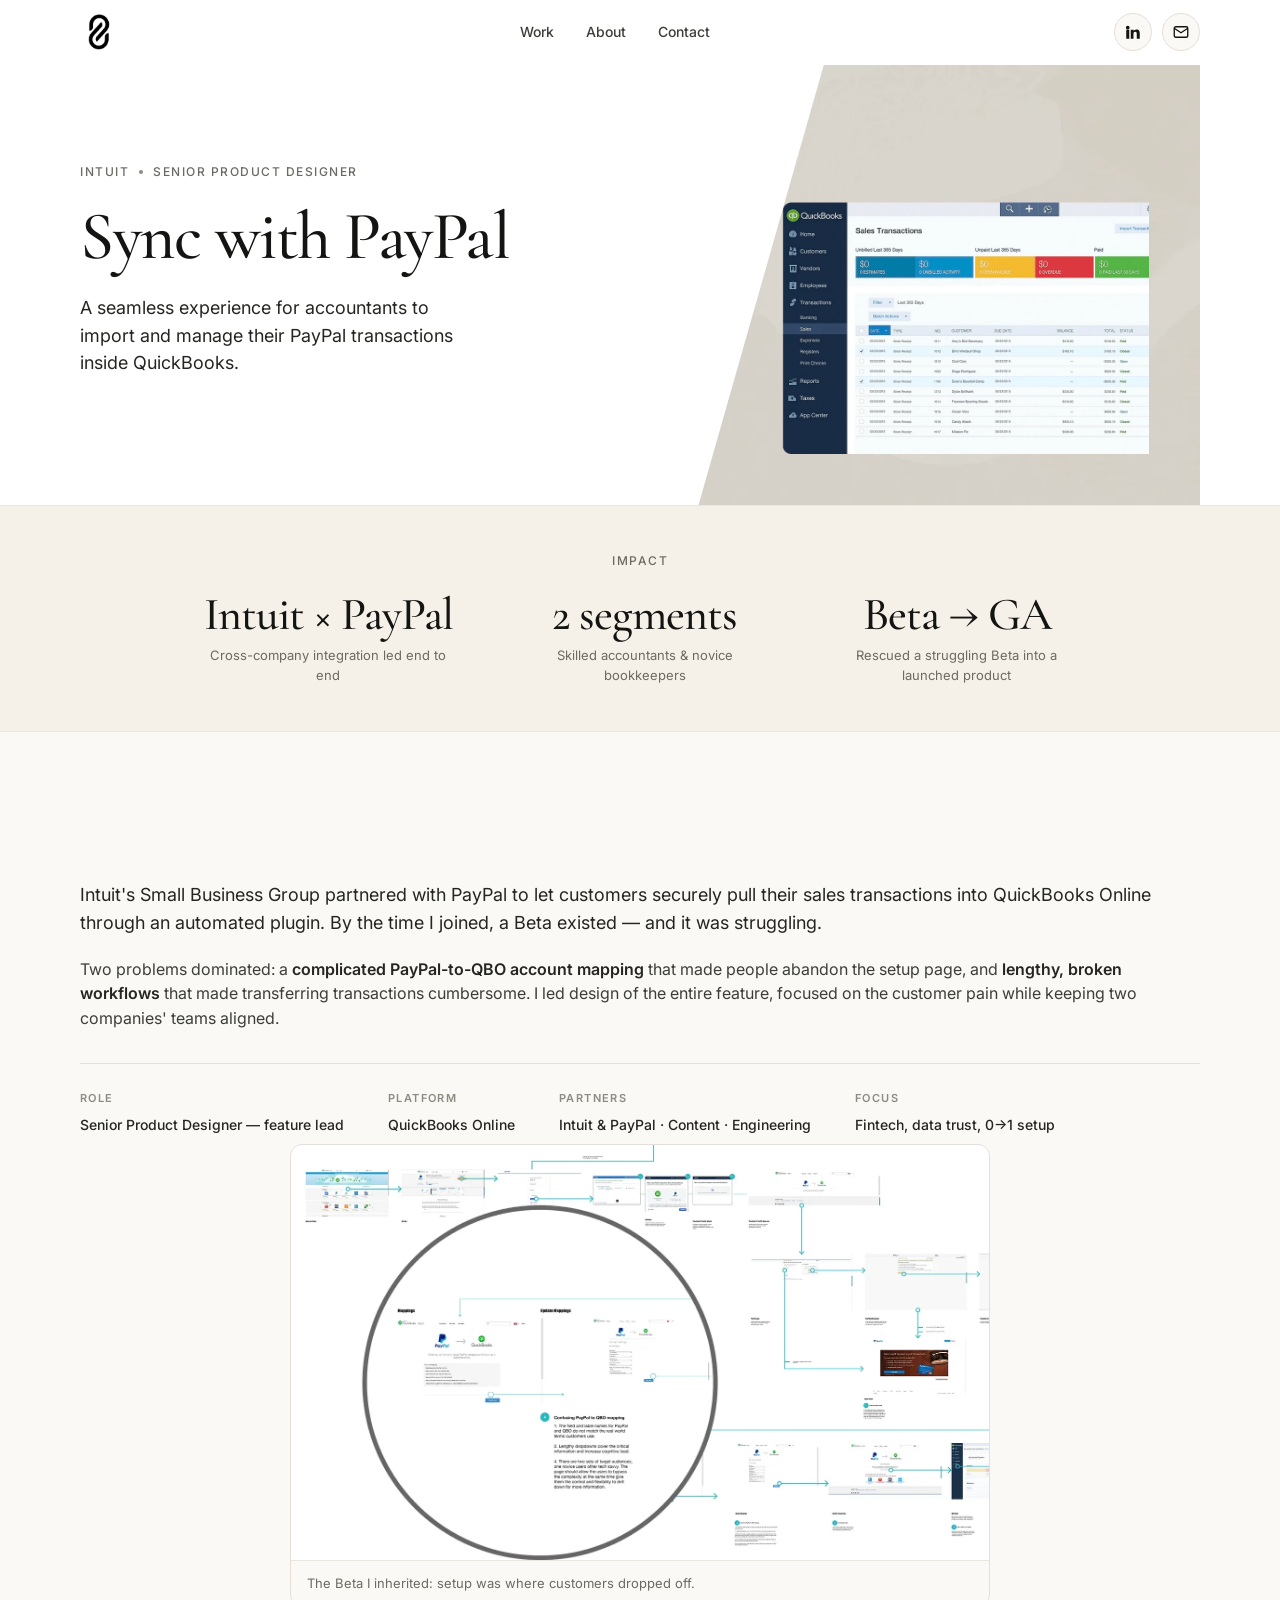
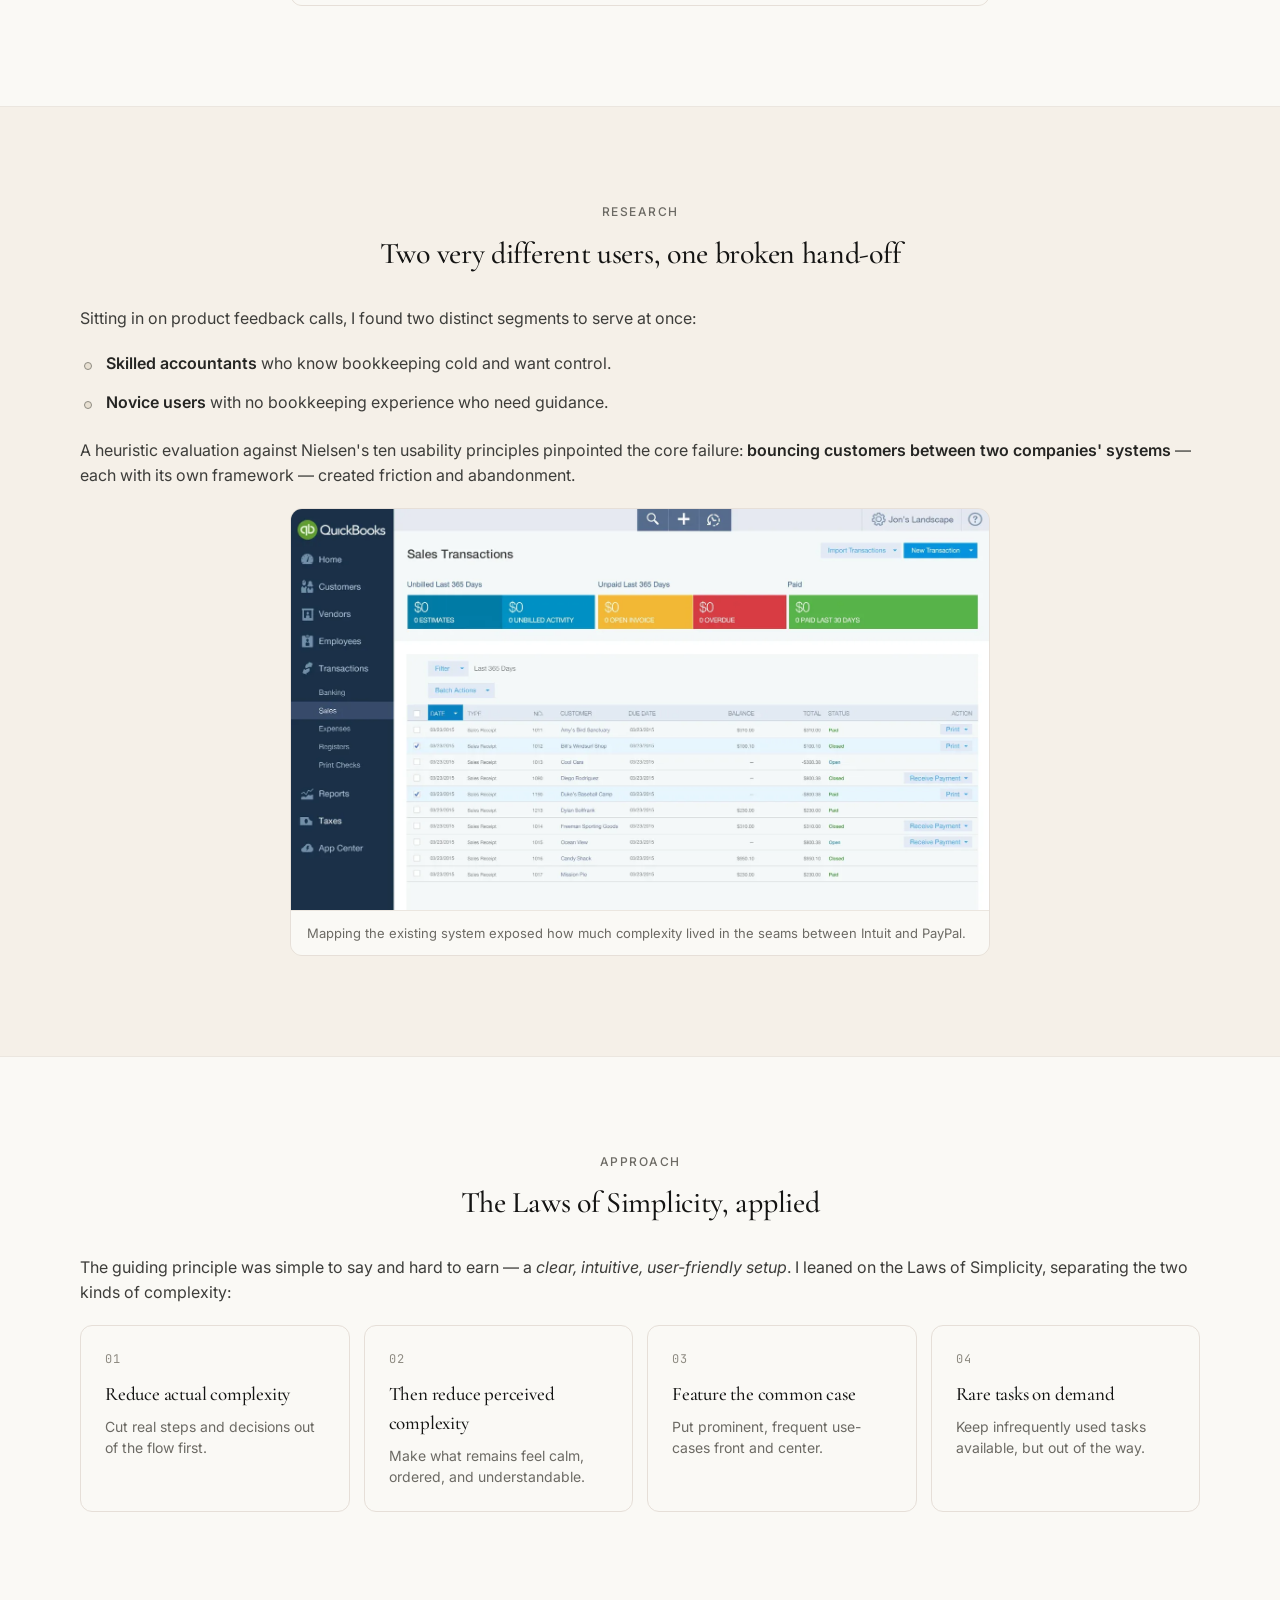
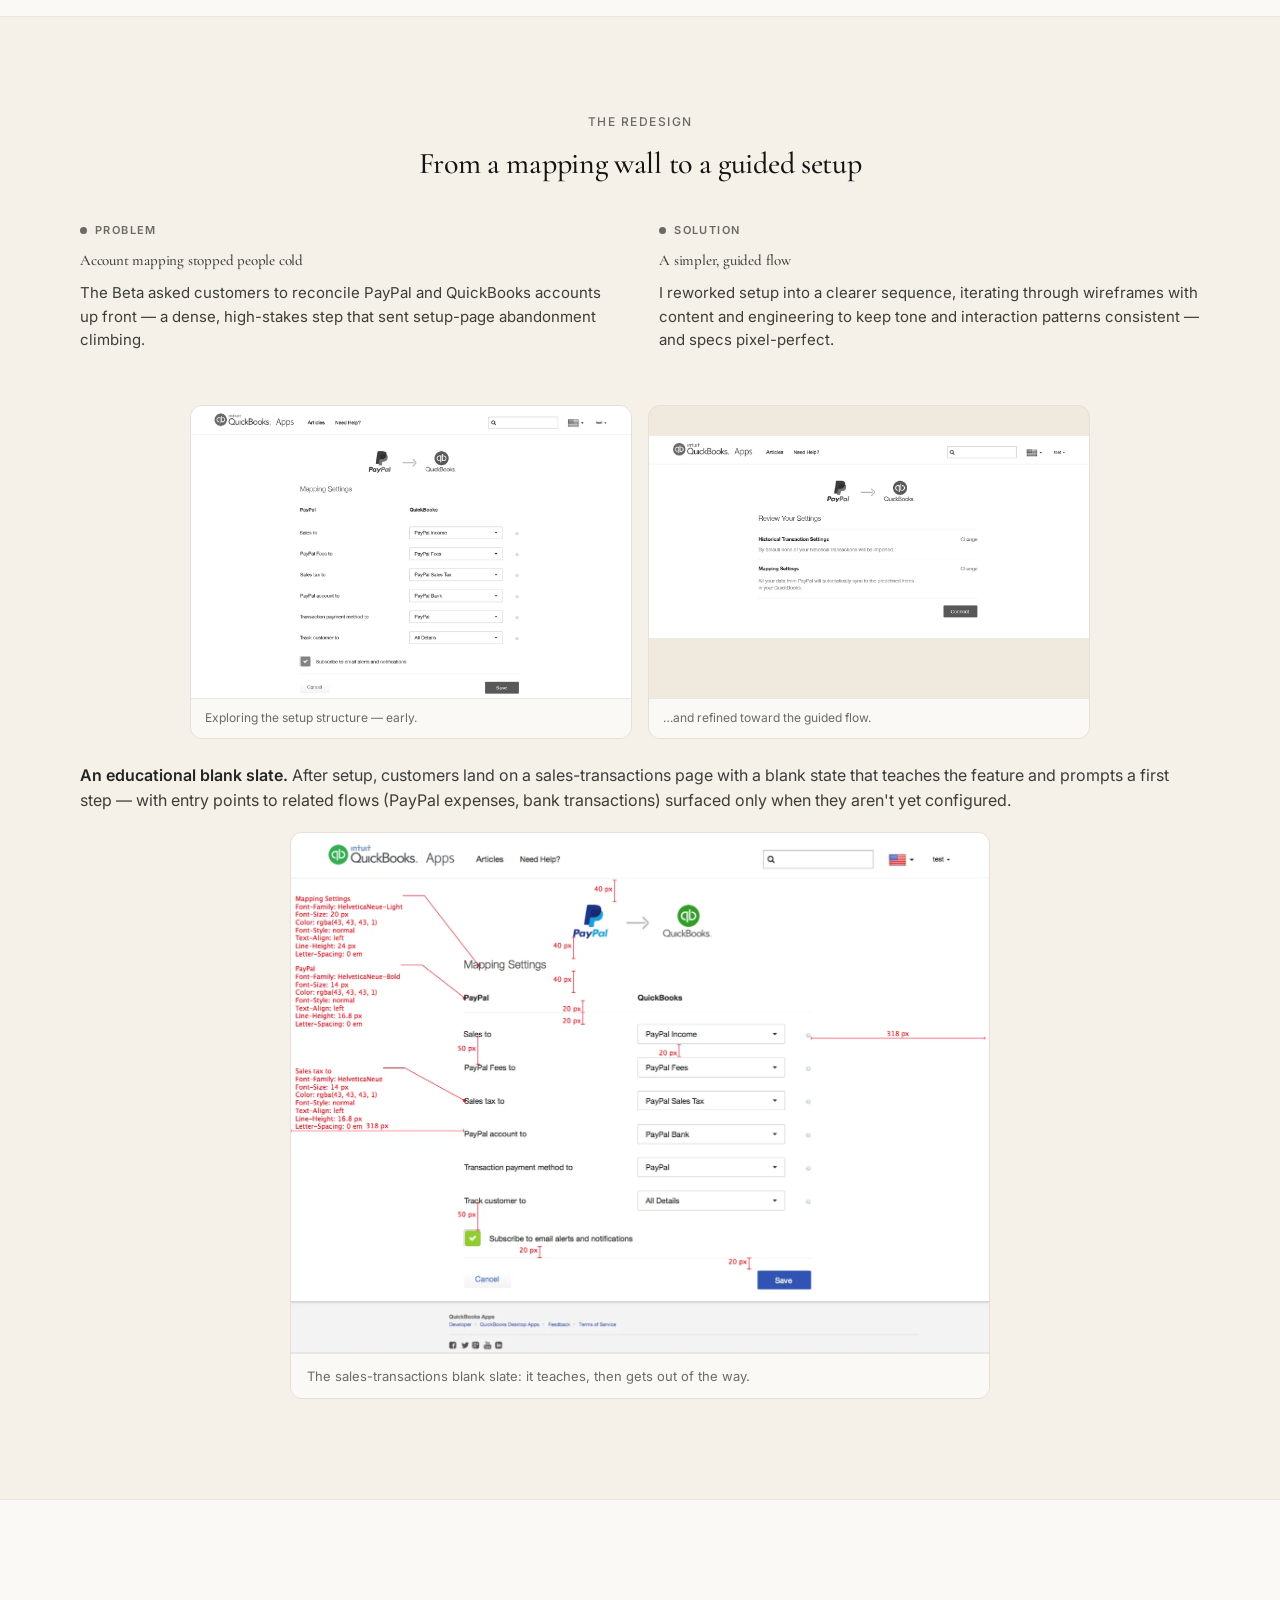
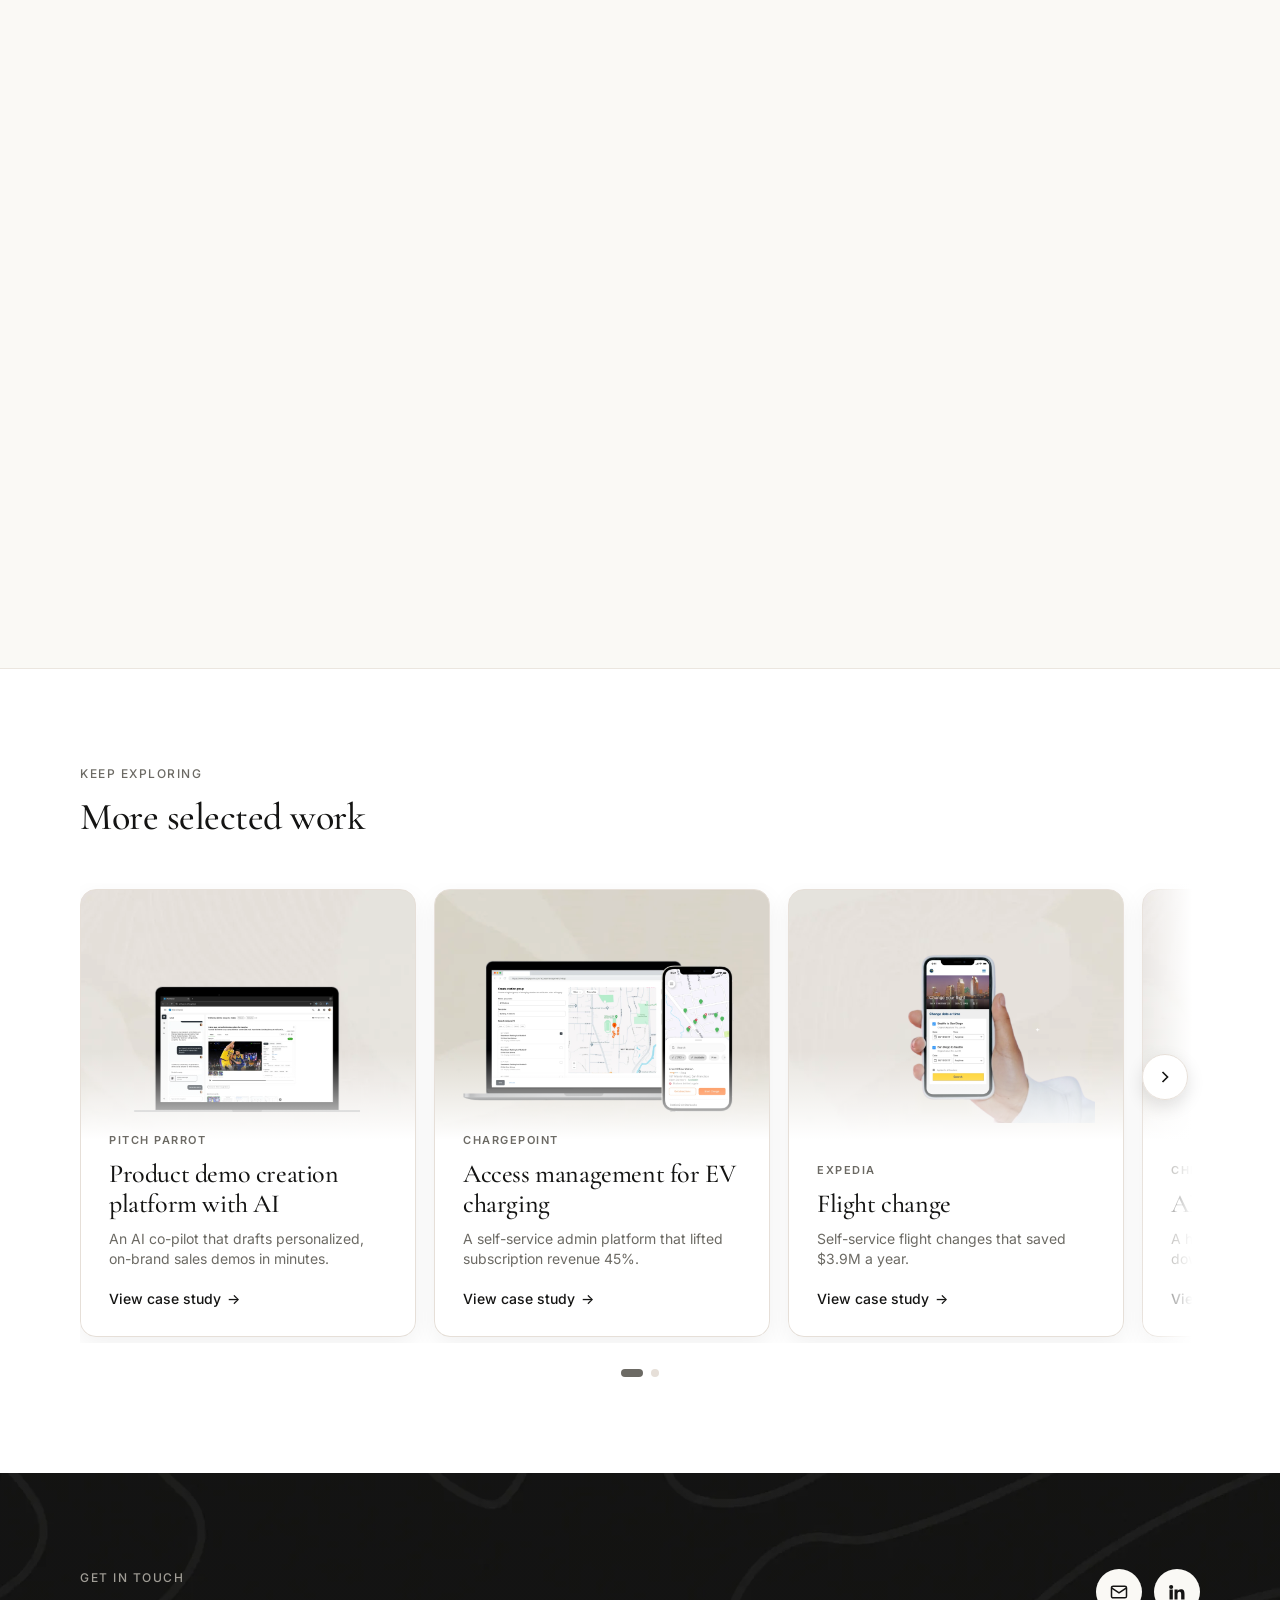
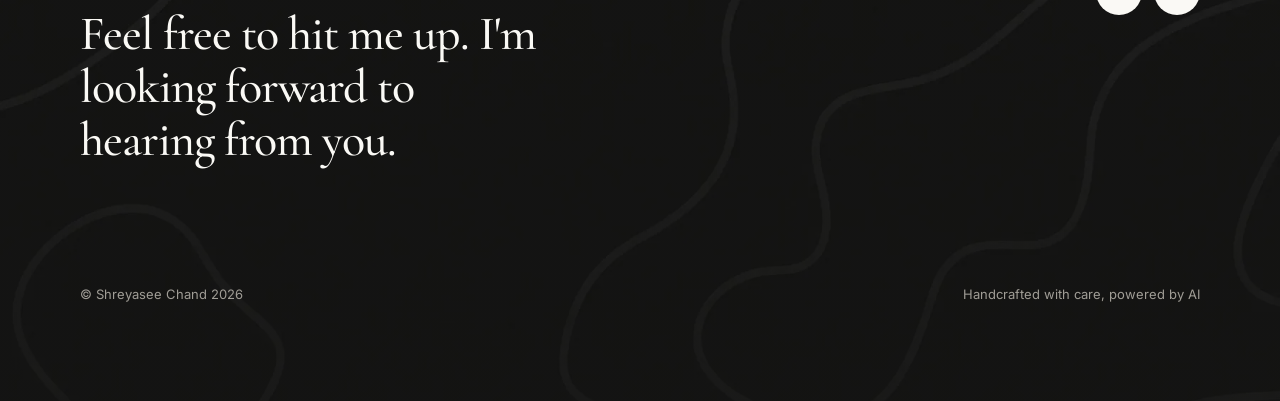
<file: projects/intuit-sync-paypal.html>
<!DOCTYPE html>
<html lang="en">
<head>
  <meta charset="UTF-8" />
  <meta name="viewport" content="width=device-width, initial-scale=1.0" />
  <title>Sync with PayPal — Intuit · Shreyasee Chand</title>
  <meta name="description" content="Case study: redesigning Sync with PayPal for Intuit QuickBooks — a hassle-free setup that helps accountants securely import PayPal transactions, using the Laws of Simplicity to tame cross-company complexity. By Shreyasee Chand." />
  <!-- Favicon -->
  <link rel="icon" href="/favicon.ico" sizes="any" />
  <link rel="icon" type="image/png" sizes="32x32" href="/assets/img/favicon-32.png" />
  <link rel="icon" type="image/png" sizes="192x192" href="/assets/img/favicon-192.png" />
  <link rel="apple-touch-icon" href="/assets/img/apple-touch-icon.png" />
  <meta name="theme-color" content="#141413" />

  <!-- Social sharing (og:image is opaque PNG — no alpha for scrapers to flatten to white) -->
  <link rel="canonical" href="https://schand.co/projects/intuit-sync-paypal.html" />
  <meta property="og:type" content="article" />
  <meta property="og:site_name" content="Shreyasee Chand" />
  <meta property="og:url" content="https://schand.co/projects/intuit-sync-paypal.html" />
  <meta property="og:title" content="Sync with PayPal — Intuit · Shreyasee Chand" />
  <meta property="og:description" content="Case study: redesigning Sync with PayPal for Intuit QuickBooks — a hassle-free setup that helps accountants securely import PayPal transactions, using the Laws of Simplicity to tame cross-company complexity. By Shreyasee Chand." />
  <meta property="og:image" content="https://schand.co/assets/img/og-image.png" />
  <meta property="og:image:type" content="image/png" />
  <meta property="og:image:width" content="1200" />
  <meta property="og:image:height" content="630" />
  <meta property="og:image:alt" content="Shreyasee Chand — Product Designer building trustworthy human–AI systems." />
  <meta name="twitter:card" content="summary_large_image" />
  <meta name="twitter:title" content="Sync with PayPal — Intuit · Shreyasee Chand" />
  <meta name="twitter:description" content="Case study: redesigning Sync with PayPal for Intuit QuickBooks — a hassle-free setup that helps accountants securely import PayPal transactions, using the Laws of Simplicity to tame cross-company complexity. By Shreyasee Chand." />
  <meta name="twitter:image" content="https://schand.co/assets/img/og-image.png" />
  <meta name="twitter:image:alt" content="Shreyasee Chand — Product Designer building trustworthy human–AI systems." />
  <!-- Hidden for now: nothing on the site links here. Remove to relist. -->
  <meta name="robots" content="noindex, nofollow" />

  <link rel="preconnect" href="https://fonts.googleapis.com" />
  <link rel="preconnect" href="https://fonts.gstatic.com" crossorigin />
  <link href="https://fonts.googleapis.com/css2?family=Cormorant+Garamond:wght@400;500;600&family=Inter:wght@400;500;600&family=JetBrains+Mono:wght@400;500&display=swap" rel="stylesheet" />
  <link rel="stylesheet" href="../css/shared.css" />
</head>
<body id="top">

  <!-- ============ NAV ============ -->
  <header class="nav">
    <div class="wrap nav__inner">
      <a class="brand" href="../index.html#top" aria-label="Shreyasee Chand — home">
        <img class="brand__logo" src="../assets/img/logos/PortfolioLogo1.gif" alt="Shreyasee Chand" />
      </a>
      <nav class="nav__menu" aria-label="Primary">
        <a class="nav__link" href="../index.html#work">Work</a>
        <a class="nav__link" href="../index.html#about">About</a>
        <a class="nav__link" href="../index.html#contact">Contact</a>
      </nav>
      <div class="nav__right">
        <a class="nav__icon" href="https://www.linkedin.com/in/shreyasee-chand-67780a19/" target="_blank" rel="noopener" aria-label="LinkedIn">
          <svg viewBox="0 0 24 24" width="18" height="18" aria-hidden="true"><path fill="currentColor" d="M4.98 3.5a2.5 2.5 0 1 1 0 5 2.5 2.5 0 0 1 0-5ZM3 9h4v12H3V9Zm6 0h3.8v1.7h.05c.53-1 1.83-2.05 3.77-2.05C20.4 8.65 21 11 21 14.1V21h-4v-6.1c0-1.46-.03-3.33-2.03-3.33-2.03 0-2.34 1.58-2.34 3.22V21H9V9Z"/></svg>
        </a>
        <a class="nav__icon nav__icon--email" data-email-copy href="mailto:shreyaseechand@gmail.com" aria-label="Email Shreyasee"><svg viewBox="0 0 24 24" width="18" height="18" fill="none" stroke="currentColor" stroke-width="1.8" aria-hidden="true"><rect x="3" y="5" width="18" height="14" rx="2"/><path d="m3 7 9 6 9-6"/></svg><span class="copy-tip" role="status" aria-live="polite"></span></a>
        <button class="nav__burger" data-sheet-open aria-label="Open menu">
          <svg width="24" height="24" viewBox="0 0 24 24" fill="none" stroke="currentColor" stroke-width="2"><line x1="3" y1="7" x2="21" y2="7"/><line x1="3" y1="12" x2="21" y2="12"/><line x1="3" y1="17" x2="21" y2="17"/></svg>
        </button>
      </div>
    </div>
  </header>

  <!-- mobile sheet -->
  <div class="sheet" id="sheet">
    <div class="sheet__head">
      <span class="brand"><img class="brand__logo" src="../assets/img/logos/PortfolioLogo1.gif" alt="Shreyasee Chand" /></span>
      <button class="sheet__close" data-sheet-close aria-label="Close menu">&times;</button>
    </div>
    <a class="nav__link" href="../index.html#work" data-sheet-close>Work</a>
    <a class="nav__link" href="../index.html#about" data-sheet-close>About</a>
    <a class="nav__link" href="../index.html#contact" data-sheet-close>Contact</a>
  </div>

  <main>
    <!-- ============ PROJECT HERO ============ -->
    <section class="project-hero">
      <div class="wrap">
        <div class="project-hero__grid">
          <div class="project-hero__text">
            <div class="project-hero__eyebrow reveal">
              <span class="eyebrow">Intuit</span>
              <span class="dot"></span>
              <span class="eyebrow">Senior Product Designer</span>
            </div>
            <h1 class="display-xl reveal" style="--d:80ms">Sync with PayPal</h1>
            <p class="project-hero__sub lead reveal" style="--d:160ms">A seamless experience for accountants to import and manage their PayPal transactions inside QuickBooks.</p>
          </div>
          <div class="project-hero__media reveal" style="--panel:#eceae4;--d:120ms">
            <img src="../assets/img/heroes/SyncWithPayPal.webp" alt="Intuit Sync with PayPal — importing PayPal transactions into QuickBooks" />
            <div class="project-hero__overlay" aria-hidden="true">
              <div class="project-hero__eyebrow">
                <span class="eyebrow">Intuit</span>
                <span class="dot"></span>
                <span class="eyebrow">Senior Product Designer</span>
              </div>
              <p class="project-hero__title-ov">Sync with PayPal</p>
            </div>
          </div>
        </div>
      </div>
    </section>

    <!-- ============ STAT BAND ============ -->
    <section class="stat-band stat-band--center">
      <div class="wrap reveal">
        <span class="eyebrow" style="display:block; margin-bottom:20px;">Impact</span>
        <div class="stat-band__grid">
          <div class="stat-band__item"><span class="stat-band__n">Intuit × PayPal</span><span class="stat-band__l">Cross-company integration led end to end</span></div>
          <div class="stat-band__item"><span class="stat-band__n">2 segments</span><span class="stat-band__l">Skilled accountants &amp; novice bookkeepers</span></div>
          <div class="stat-band__item"><span class="stat-band__n">Beta → GA</span><span class="stat-band__l">Rescued a struggling Beta into a launched product</span></div>
        </div>
      </div>
    </section>

    <!-- ============ 01 OVERVIEW ============ -->
    <section class="narrative">
      <div class="wrap">
        <div class="case-head reveal"><span class="eyebrow">Overview</span></div>
        <div class="narrative__body case-body reveal" style="--d:80ms">
          <p class="lead">Intuit's Small Business Group partnered with PayPal to let customers securely pull their sales transactions into QuickBooks Online through an automated plugin. By the time I joined, a Beta existed — and it was struggling.</p>
          <p>Two problems dominated: a <strong>complicated PayPal-to-QBO account mapping</strong> that made people abandon the setup page, and <strong>lengthy, broken workflows</strong> that made transferring transactions cumbersome. I led design of the entire feature, focused on the customer pain while keeping two companies' teams aligned.</p>
          <div class="p-meta" style="margin-top:32px">
            <div class="p-meta__item"><div class="p-meta__k">Role</div><div class="p-meta__v">Senior Product Designer — feature lead</div></div>
            <div class="p-meta__item"><div class="p-meta__k">Platform</div><div class="p-meta__v">QuickBooks Online</div></div>
            <div class="p-meta__item"><div class="p-meta__k">Partners</div><div class="p-meta__v">Intuit &amp; PayPal · Content · Engineering</div></div>
            <div class="p-meta__item"><div class="p-meta__k">Focus</div><div class="p-meta__v">Fintech, data trust, 0→1 setup</div></div>
          </div>
          <div class="figure-block reveal" style="--d:120ms">
            <figure><img src="../assets/img/projects/intuit/01-screen-shot-2016-04-12-at-10.51.21-pm.webp" alt="The struggling Beta setup, with complicated account mapping" loading="lazy" /><figcaption>The Beta I inherited: setup was where customers dropped off.</figcaption></figure>
          </div>
        </div>
      </div>
    </section>

    <!-- ============ 02 RESEARCH ============ -->
    <section class="narrative narrative--soft">
      <div class="wrap">
        <div class="case-head reveal">
          <span class="eyebrow">Research</span>
          <h3 class="display-sm">Two very different users, one broken hand-off</h3>
        </div>
        <div class="narrative__body case-body reveal" style="--d:80ms">
          <p>Sitting in on product feedback calls, I found two distinct segments to serve at once:</p>
          <ul>
            <li><strong>Skilled accountants</strong> who know bookkeeping cold and want control.</li>
            <li><strong>Novice users</strong> with no bookkeeping experience who need guidance.</li>
          </ul>
          <p>A heuristic evaluation against Nielsen's ten usability principles pinpointed the core failure: <strong>bouncing customers between two companies' systems</strong> — each with its own framework — created friction and abandonment.</p>
          <div class="figure-block reveal" style="--d:120ms">
            <figure><img src="../assets/img/projects/intuit/06-image-asset.webp" alt="Analysis of the existing system showing cross-company complexity" loading="lazy" /><figcaption>Mapping the existing system exposed how much complexity lived in the seams between Intuit and PayPal.</figcaption></figure>
          </div>
        </div>
      </div>
    </section>

    <!-- ============ 03 PRINCIPLES ============ -->
    <section class="narrative">
      <div class="wrap">
        <div class="case-head reveal">
          <span class="eyebrow">Approach</span>
          <h3 class="display-sm">The Laws of Simplicity, applied</h3>
        </div>
        <div class="narrative__body case-body reveal" style="--d:80ms">
          <p>The guiding principle was simple to say and hard to earn — a <em>clear, intuitive, user-friendly setup</em>. I leaned on the Laws of Simplicity, separating the two kinds of complexity:</p>
          <div class="principles reveal" style="--d:120ms">
            <div class="principle"><div class="principle__n">01</div><div class="principle__t">Reduce actual complexity</div><p>Cut real steps and decisions out of the flow first.</p></div>
            <div class="principle"><div class="principle__n">02</div><div class="principle__t">Then reduce perceived complexity</div><p>Make what remains feel calm, ordered, and understandable.</p></div>
            <div class="principle"><div class="principle__n">03</div><div class="principle__t">Feature the common case</div><p>Put prominent, frequent use-cases front and center.</p></div>
            <div class="principle"><div class="principle__n">04</div><div class="principle__t">Rare tasks on demand</div><p>Keep infrequently used tasks available, but out of the way.</p></div>
          </div>
        </div>
      </div>
    </section>

    <!-- ============ 04 THE REDESIGN ============ -->
    <section class="narrative narrative--soft">
      <div class="wrap">
        <div class="case-head reveal">
          <span class="eyebrow">The redesign</span>
          <h3 class="display-sm">From a mapping wall to a guided setup</h3>
        </div>
        <div class="narrative__body case-body reveal" style="--d:80ms">
          <div class="ps__row reveal">
            <div class="ps__col">
              <span class="ps__tag ps__tag--problem">Problem</span>
              <p class="ps__h">Account mapping stopped people cold</p>
              <p>The Beta asked customers to reconcile PayPal and QuickBooks accounts up front — a dense, high-stakes step that sent setup-page abandonment climbing.</p>
            </div>
            <div class="ps__col">
              <span class="ps__tag ps__tag--solution">Solution</span>
              <p class="ps__h">A simpler, guided flow</p>
              <p>I reworked setup into a clearer sequence, iterating through wireframes with content and engineering to keep tone and interaction patterns consistent — and specs pixel-perfect.</p>
            </div>
          </div>
          <div class="figure-grid reveal" style="--d:80ms">
            <figure><img src="../assets/img/projects/intuit/03-w1.webp" alt="Setup wireframe iteration 1" loading="lazy" /><figcaption>Exploring the setup structure — early.</figcaption></figure>
            <figure><img src="../assets/img/projects/intuit/05-w3.webp" alt="Setup wireframe iteration, later" loading="lazy" /><figcaption>…and refined toward the guided flow.</figcaption></figure>
          </div>
          <p style="margin-top:24px"><strong>An educational blank slate.</strong> After setup, customers land on a sales-transactions page with a blank state that teaches the feature and prompts a first step — with entry points to related flows (PayPal expenses, bank transactions) surfaced only when they aren't yet configured.</p>
          <div class="figure-block reveal" style="--d:120ms">
            <figure><img src="../assets/img/projects/intuit/07-image-asset.webp" alt="Sales transactions in QuickBooks with an educational blank state" loading="lazy" /><figcaption>The sales-transactions blank slate: it teaches, then gets out of the way.</figcaption></figure>
          </div>
        </div>
      </div>
    </section>

    <!-- ============ 05 OUTCOMES ============ -->
    <section class="narrative">
      <div class="wrap">
        <div class="case-head reveal">
          <span class="eyebrow">Outcomes &amp; reflection</span>
          <h3 class="display-sm">An honest, mixed result</h3>
        </div>
        <div class="narrative__body case-body reveal" style="--d:80ms">
          <p>The redesign shipped, and the reception was genuinely mixed — a useful thing to sit with. Customers <strong>appreciated the improved setup</strong> and the granular control over which timeframe of transactions to import. The criticism that remained centered on <strong>accuracy and data-transfer reliability</strong> — largely product and integration issues downstream of design, and exactly the kind of trust problem that a good setup flow can't paper over on its own.</p>
          <div class="figure-block reveal" style="--d:120ms">
            <figure><img src="../assets/img/projects/intuit/08-reviews.webp" alt="App store reviews reflecting mixed user sentiment" loading="lazy" /><figcaption>Real reviews — a reminder that in fintech, trust is earned in the data, not just the UI.</figcaption></figure>
          </div>
        </div>
      </div>
    </section>

    <!-- ============ RELATED PROJECTS ============ -->
    <section class="related">
      <div class="wrap">
        <div class="related__head reveal">
          <div>
            <span class="eyebrow">Keep exploring</span>
            <h2 class="display-md">More selected work</h2>
          </div>
        </div>
        <div class="related__viewport">
          <button class="related__arrow related__arrow--prev" aria-label="Previous project">
            <svg viewBox="0 0 24 24" fill="none" stroke="currentColor" stroke-width="2" aria-hidden="true"><path d="M15 18l-6-6 6-6"/></svg>
          </button>
          <div class="related__grid" id="relatedTrack">
            <a class="rcard reveal" href="pitch-parrot.html" style="--card:#faf9f6">
              <figure class="rcard__shot"><img src="../assets/img/heroes/Freelance.webp" alt="Product demo creation platform with AI — Pitch Parrot" loading="lazy" /></figure>
              <div class="rcard__meta"><span class="rcard__tag">Pitch Parrot</span><h3 class="rcard__title">Product demo creation platform with AI</h3><p class="rcard__desc">An AI co-pilot that drafts personalized, on-brand sales demos in minutes.</p><span class="rcard__link">View case study <span class="arrow">→</span></span></div>
            </a>
            <a class="rcard reveal" href="chargepoint-access.html" style="--card:#f0eee7;--d:80ms">
              <figure class="rcard__shot"><img src="../assets/img/heroes/AccessManagementHero.webp" alt="Access management for EV charging — ChargePoint" loading="lazy" /></figure>
              <div class="rcard__meta"><span class="rcard__tag">ChargePoint</span><h3 class="rcard__title">Access management for EV charging</h3><p class="rcard__desc">A self-service admin platform that lifted subscription revenue 45%.</p><span class="rcard__link">View case study <span class="arrow">→</span></span></div>
            </a>
            <a class="rcard reveal" href="expedia-flight-change.html" style="--card:#faf9f6;--d:160ms">
              <figure class="rcard__shot"><img src="../assets/img/heroes/FlightChange.webp" alt="Flight change — Expedia" loading="lazy" /></figure>
              <div class="rcard__meta"><span class="rcard__tag">Expedia</span><h3 class="rcard__title">Flight change</h3><p class="rcard__desc">Self-service flight changes that saved $3.9M a year.</p><span class="rcard__link">View case study <span class="arrow">→</span></span></div>
            </a>
            <a class="rcard reveal" href="chewy-ai-portraits.html" style="--card:#ffffff">
              <figure class="rcard__shot"><img src="../assets/img/heroes/AIPetPortrait.webp" alt="AI pet portraits — Chewy" loading="lazy" /></figure>
              <div class="rcard__meta"><span class="rcard__tag">Chewy</span><h3 class="rcard__title">AI pet portraits</h3><p class="rcard__desc">A holiday AI moment that lifted app downloads 23%.</p><span class="rcard__link">View case study <span class="arrow">→</span></span></div>
            </a>
            <a class="rcard reveal" href="chargepoint-service-pro.html" style="--card:#faf9f6;--d:80ms">
              <figure class="rcard__shot"><img src="../assets/img/heroes/ServicePro.webp" alt="Service Pro app — ChargePoint" loading="lazy" /></figure>
              <div class="rcard__meta"><span class="rcard__tag">ChargePoint</span><h3 class="rcard__title">Service Pro app</h3><p class="rcard__desc">A field app for installers that helped win the Toyota deal.</p><span class="rcard__link">View case study <span class="arrow">→</span></span></div>
            </a>
          </div>
          <button class="related__arrow related__arrow--next" aria-label="Next project">
            <svg viewBox="0 0 24 24" fill="none" stroke="currentColor" stroke-width="2" aria-hidden="true"><path d="M9 6l6 6-6 6"/></svg>
          </button>
        </div>
        <div class="related__dots" aria-hidden="true"></div>
      </div>
    </section>

  </main>

  <!-- ============ FOOTER ============ -->
  <footer class="footer" id="contact">
    <div class="wrap">
      <div class="footer__top">
        <div class="footer__lead">
          <span class="eyebrow footer__eyebrow">Get in touch</span>
          <h2 class="display-lg footer__headline">Feel free to hit me up. I'm looking forward to hearing from you.</h2>
        </div>
        <div class="footer__social">
          <a class="footer__icon footer__icon--email" data-email-copy href="mailto:shreyaseechand@gmail.com" aria-label="Email Shreyasee">
            <svg viewBox="0 0 24 24" fill="none" stroke="currentColor" stroke-width="1.8" aria-hidden="true"><rect x="3" y="5" width="18" height="14" rx="2"/><path d="m3 7 9 6 9-6"/></svg>
          <span class="copy-tip" role="status" aria-live="polite"></span>
          </a>
          <a class="footer__icon" href="https://www.linkedin.com/in/shreyasee-chand-67780a19/" target="_blank" rel="noopener" aria-label="LinkedIn">
            <svg viewBox="0 0 24 24" aria-hidden="true"><path fill="currentColor" d="M4.98 3.5a2.5 2.5 0 1 1 0 5 2.5 2.5 0 0 1 0-5ZM3 9h4v12H3V9Zm6 0h3.8v1.7h.05c.53-1 1.83-2.05 3.77-2.05C20.4 8.65 21 11 21 14.1V21h-4v-6.1c0-1.46-.03-3.33-2.03-3.33-2.03 0-2.34 1.58-2.34 3.22V21H9V9Z"/></svg>
          </a>
        </div>
      </div>
      <div class="footer__bottom">
        <span>© Shreyasee Chand 2026</span>
        <span>Handcrafted with care, powered by AI</span>
      </div>
    </div>
  </footer>

  <script src="../css/shared.js"></script>
</body>
</html>
</file>
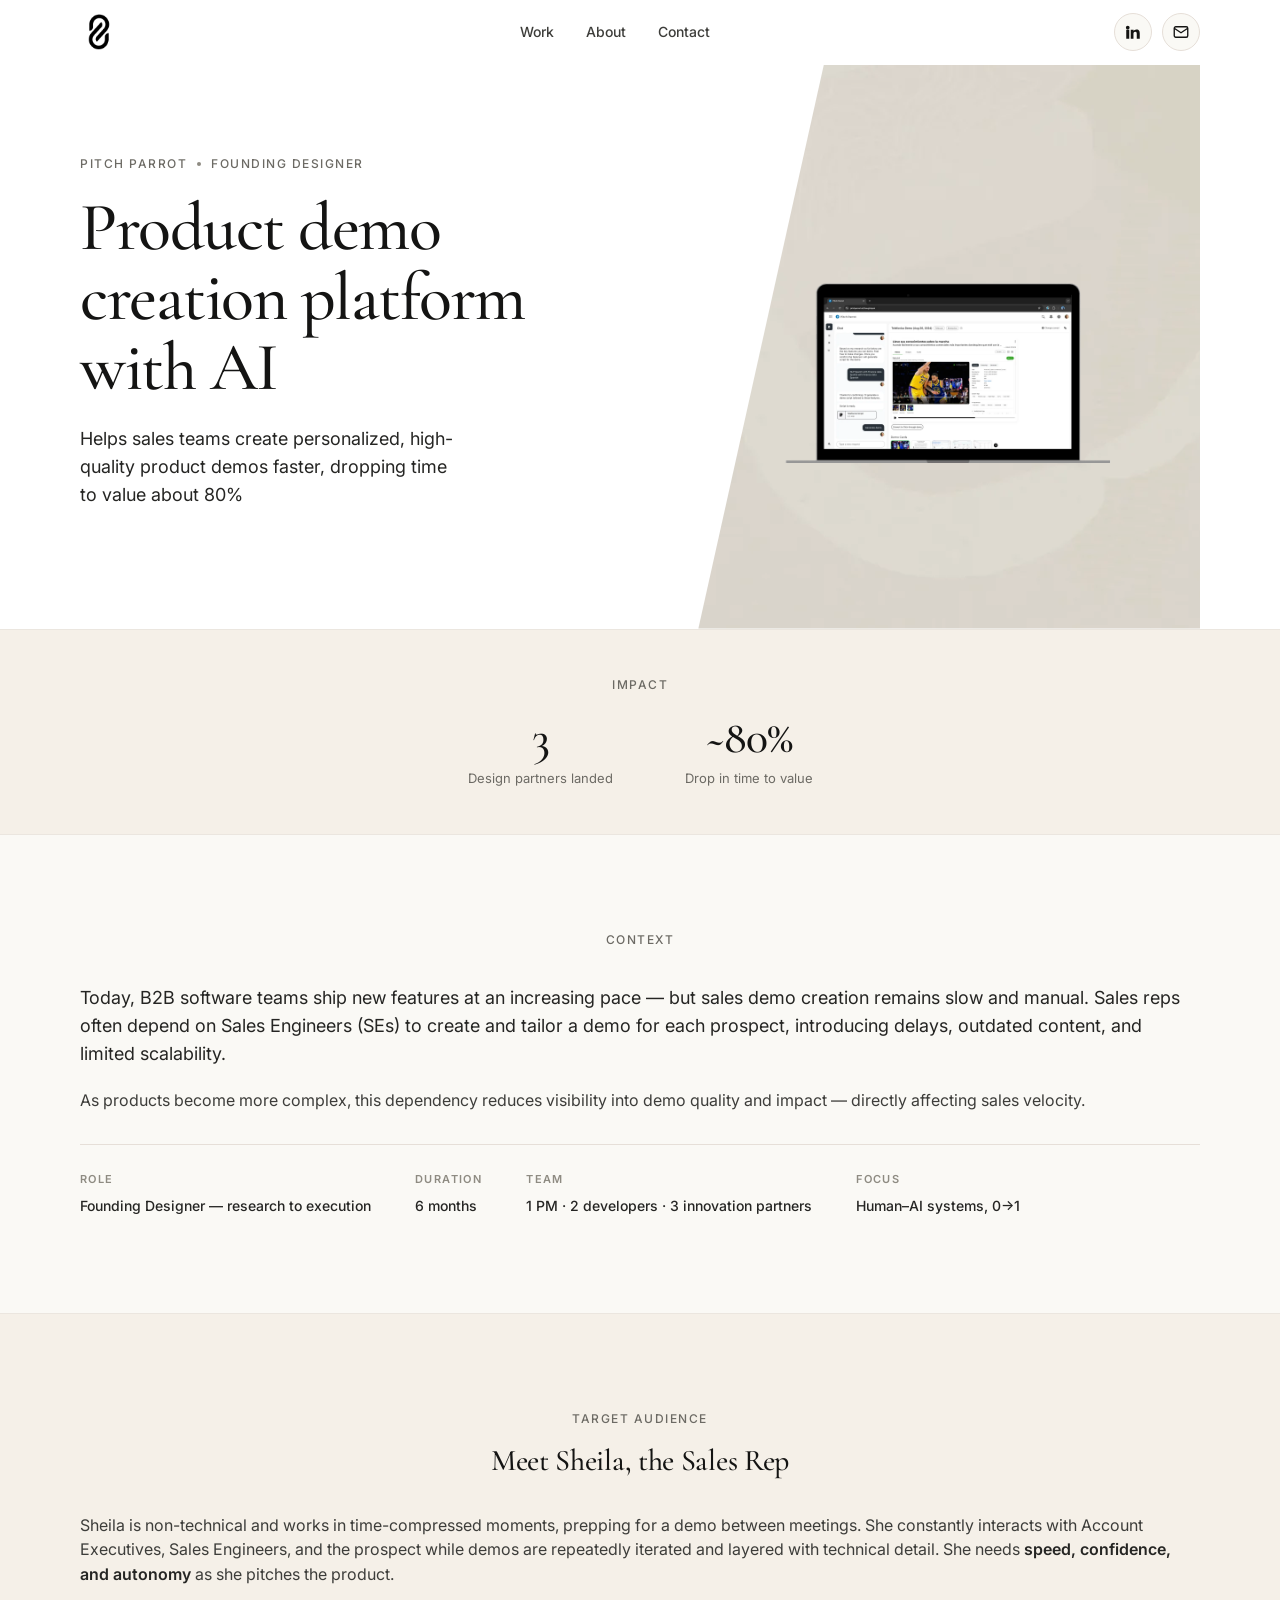
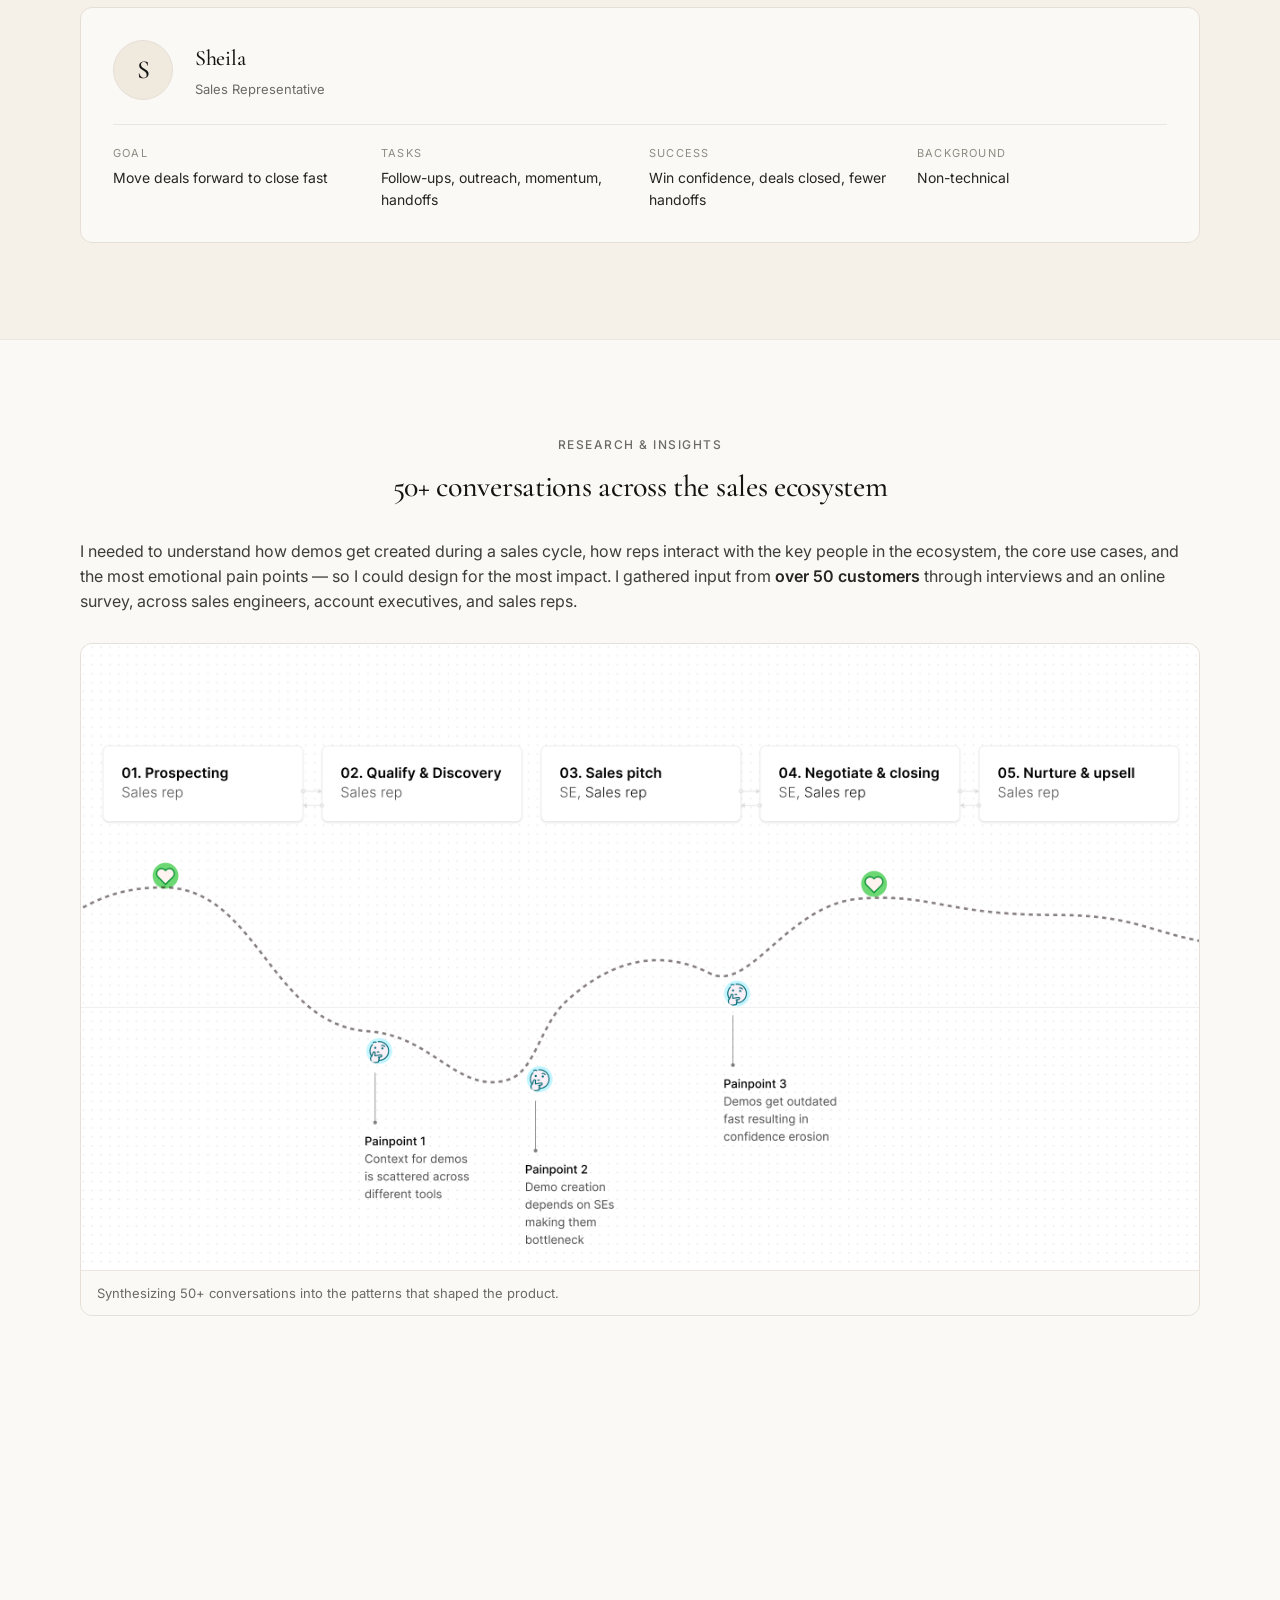
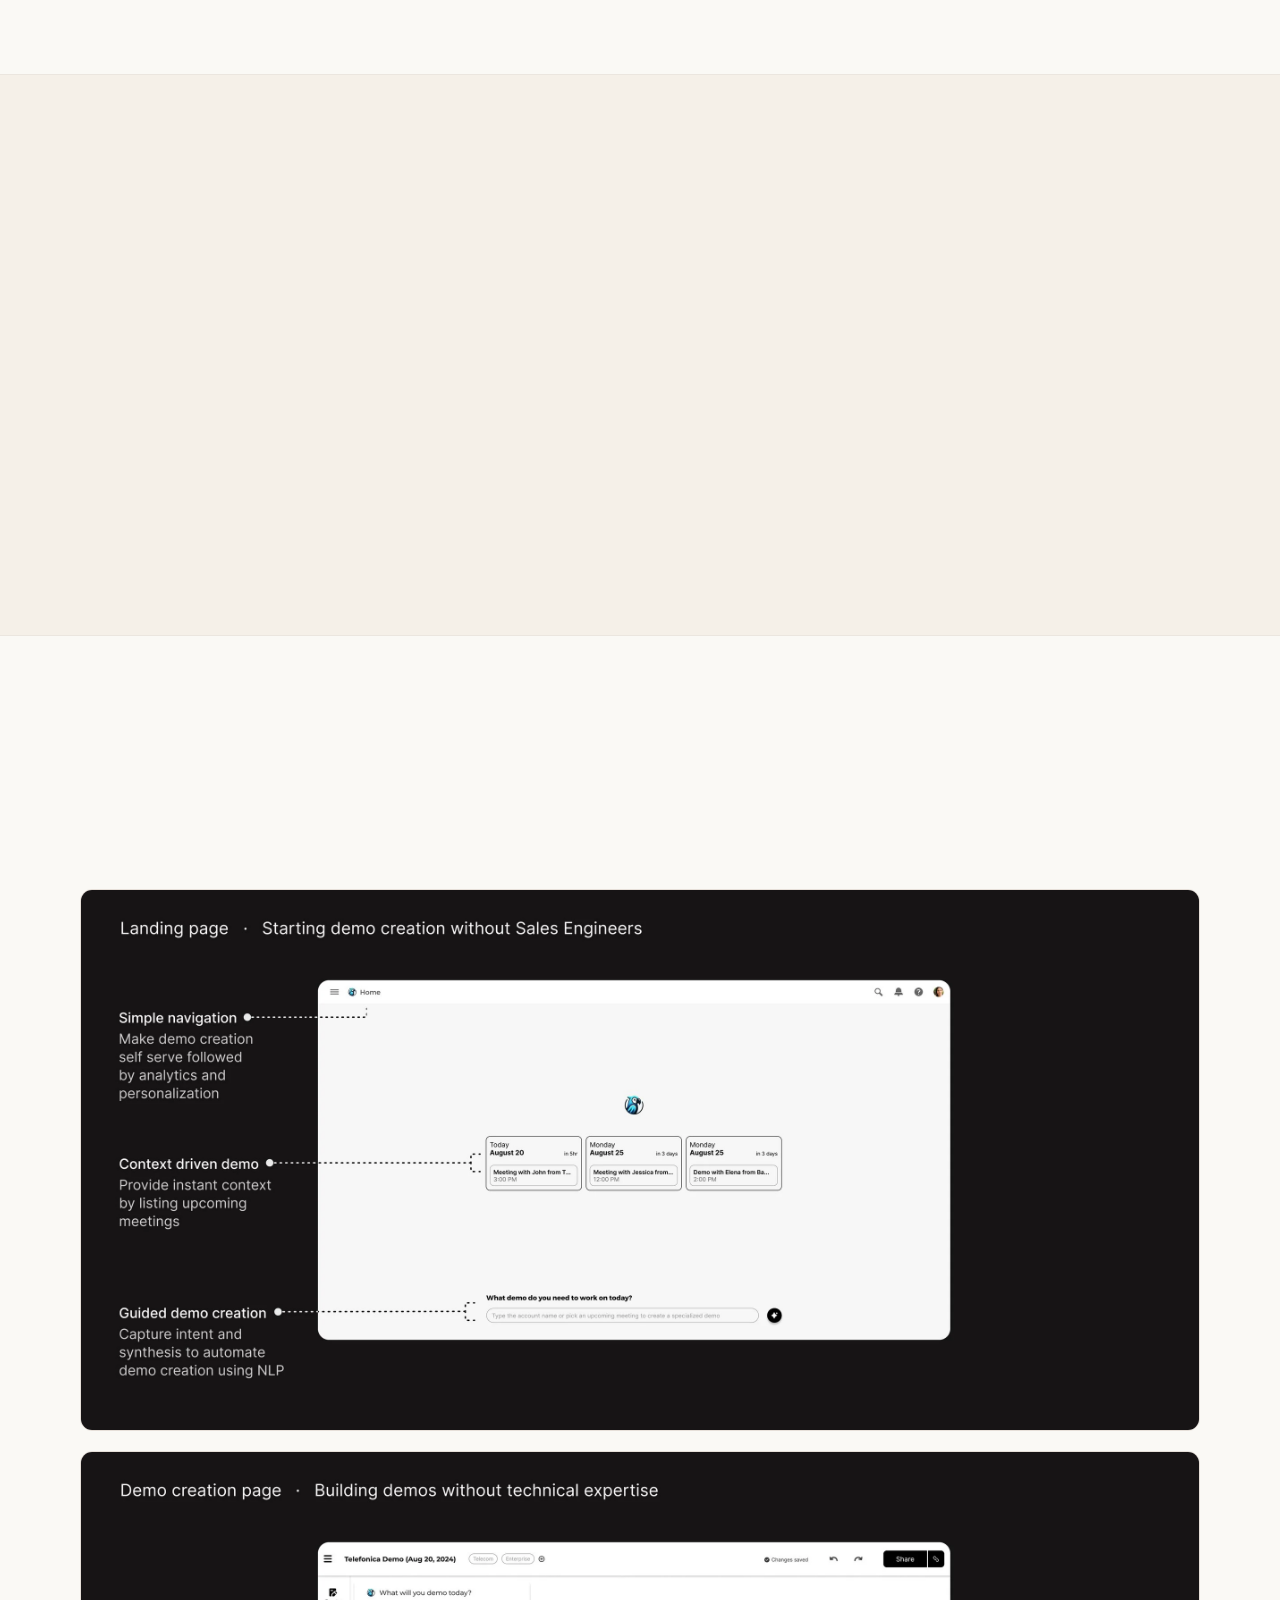
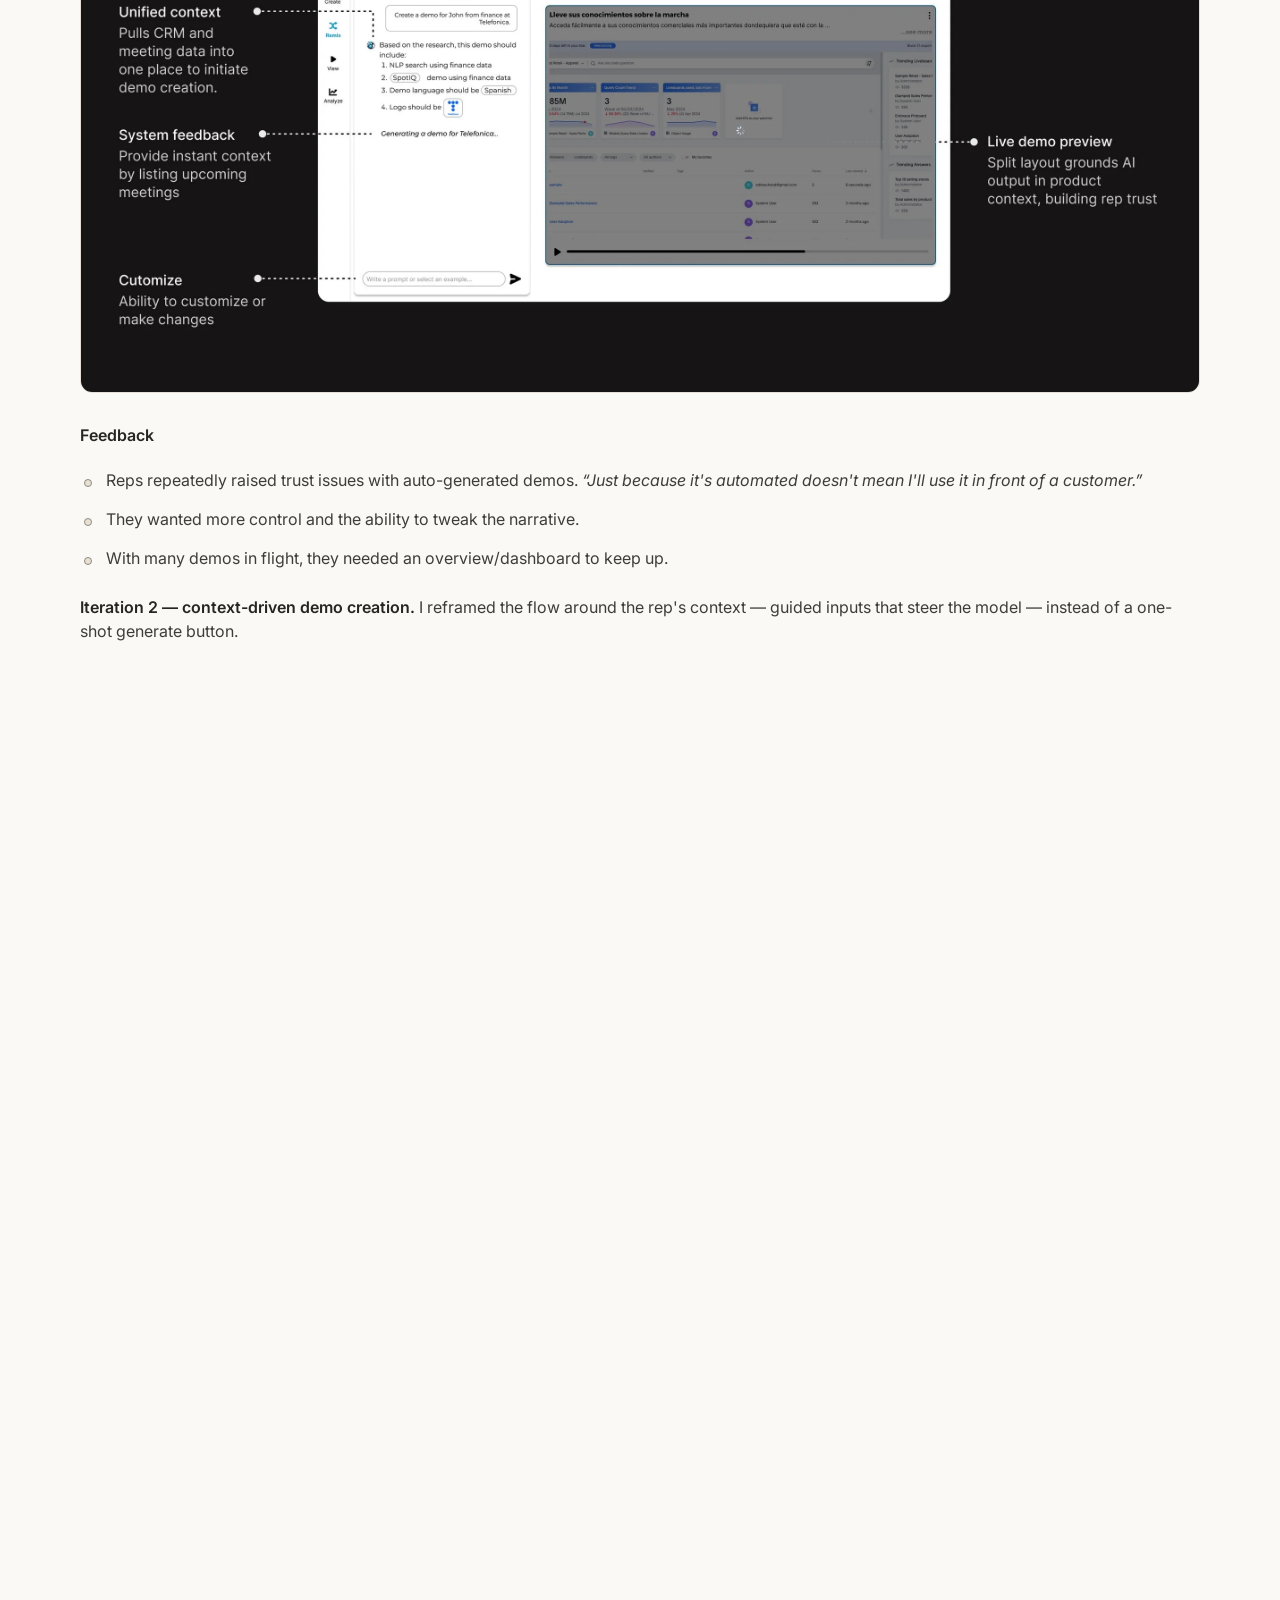
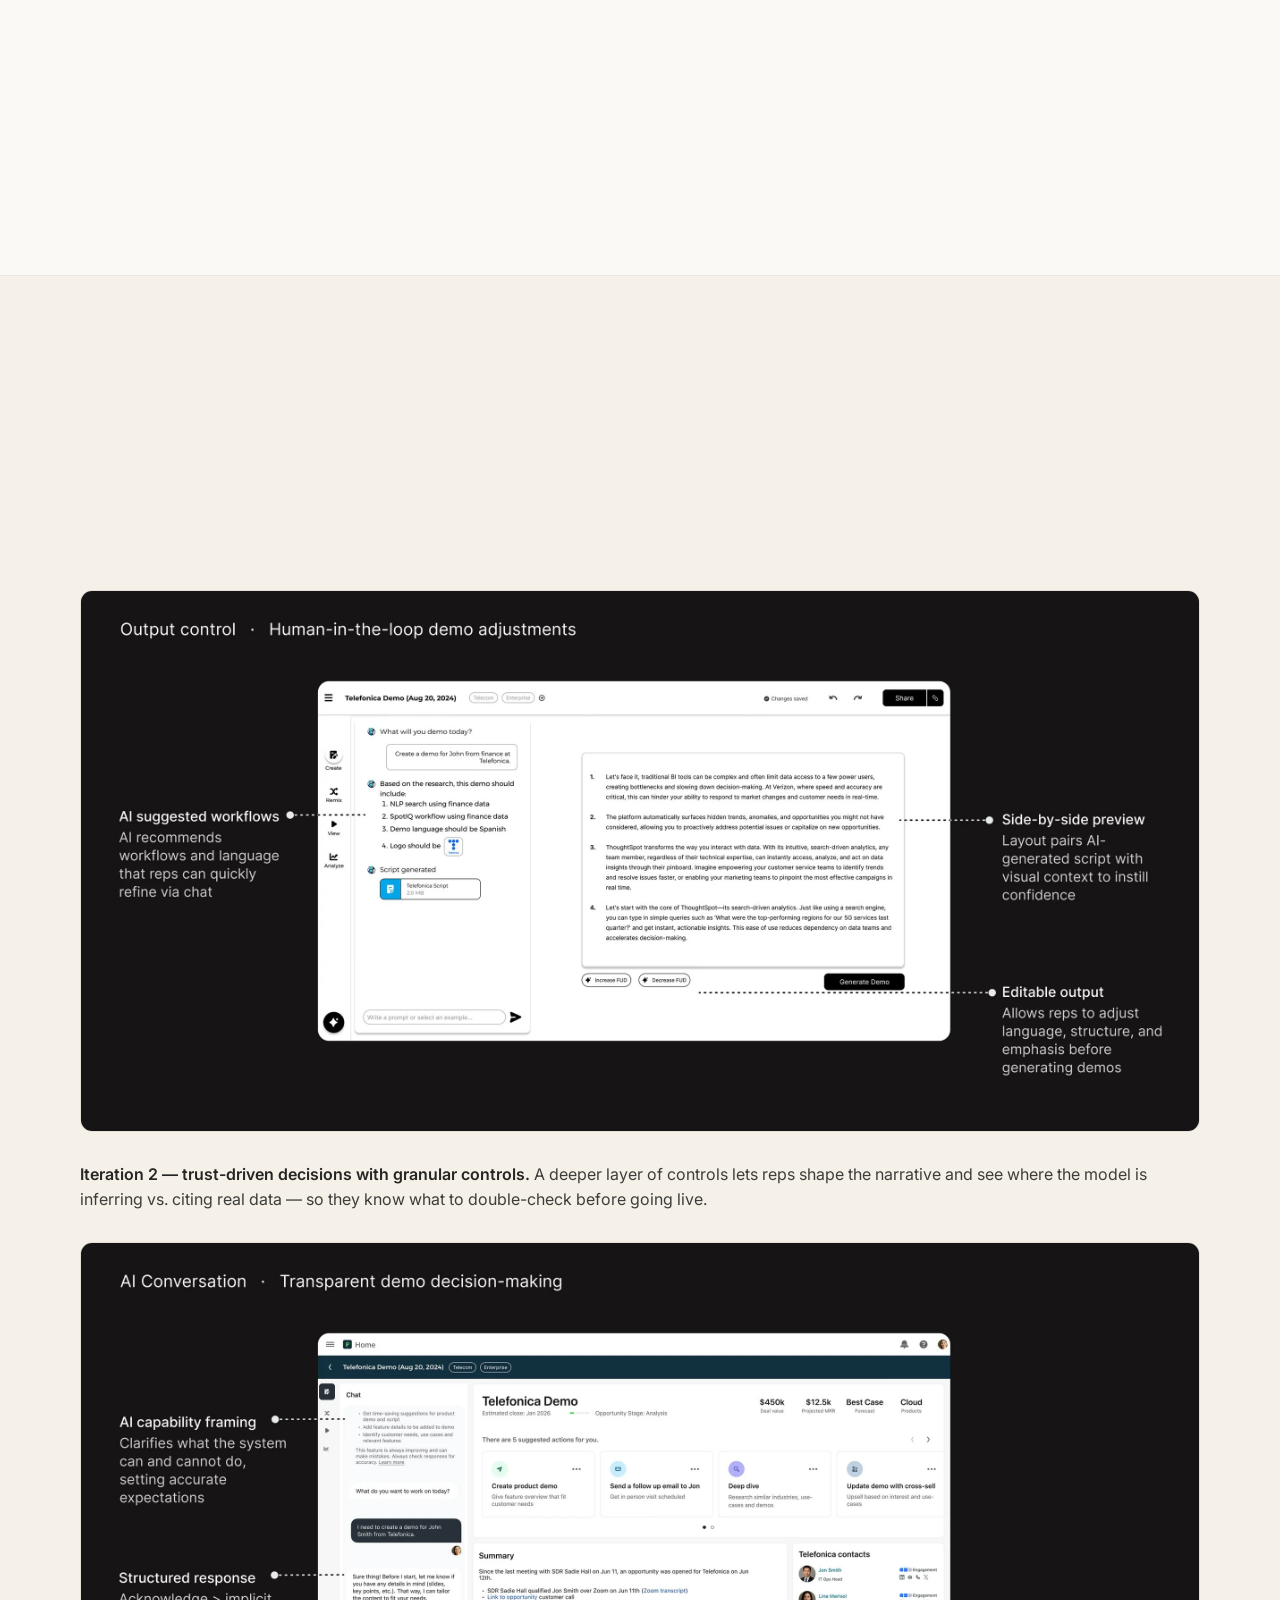
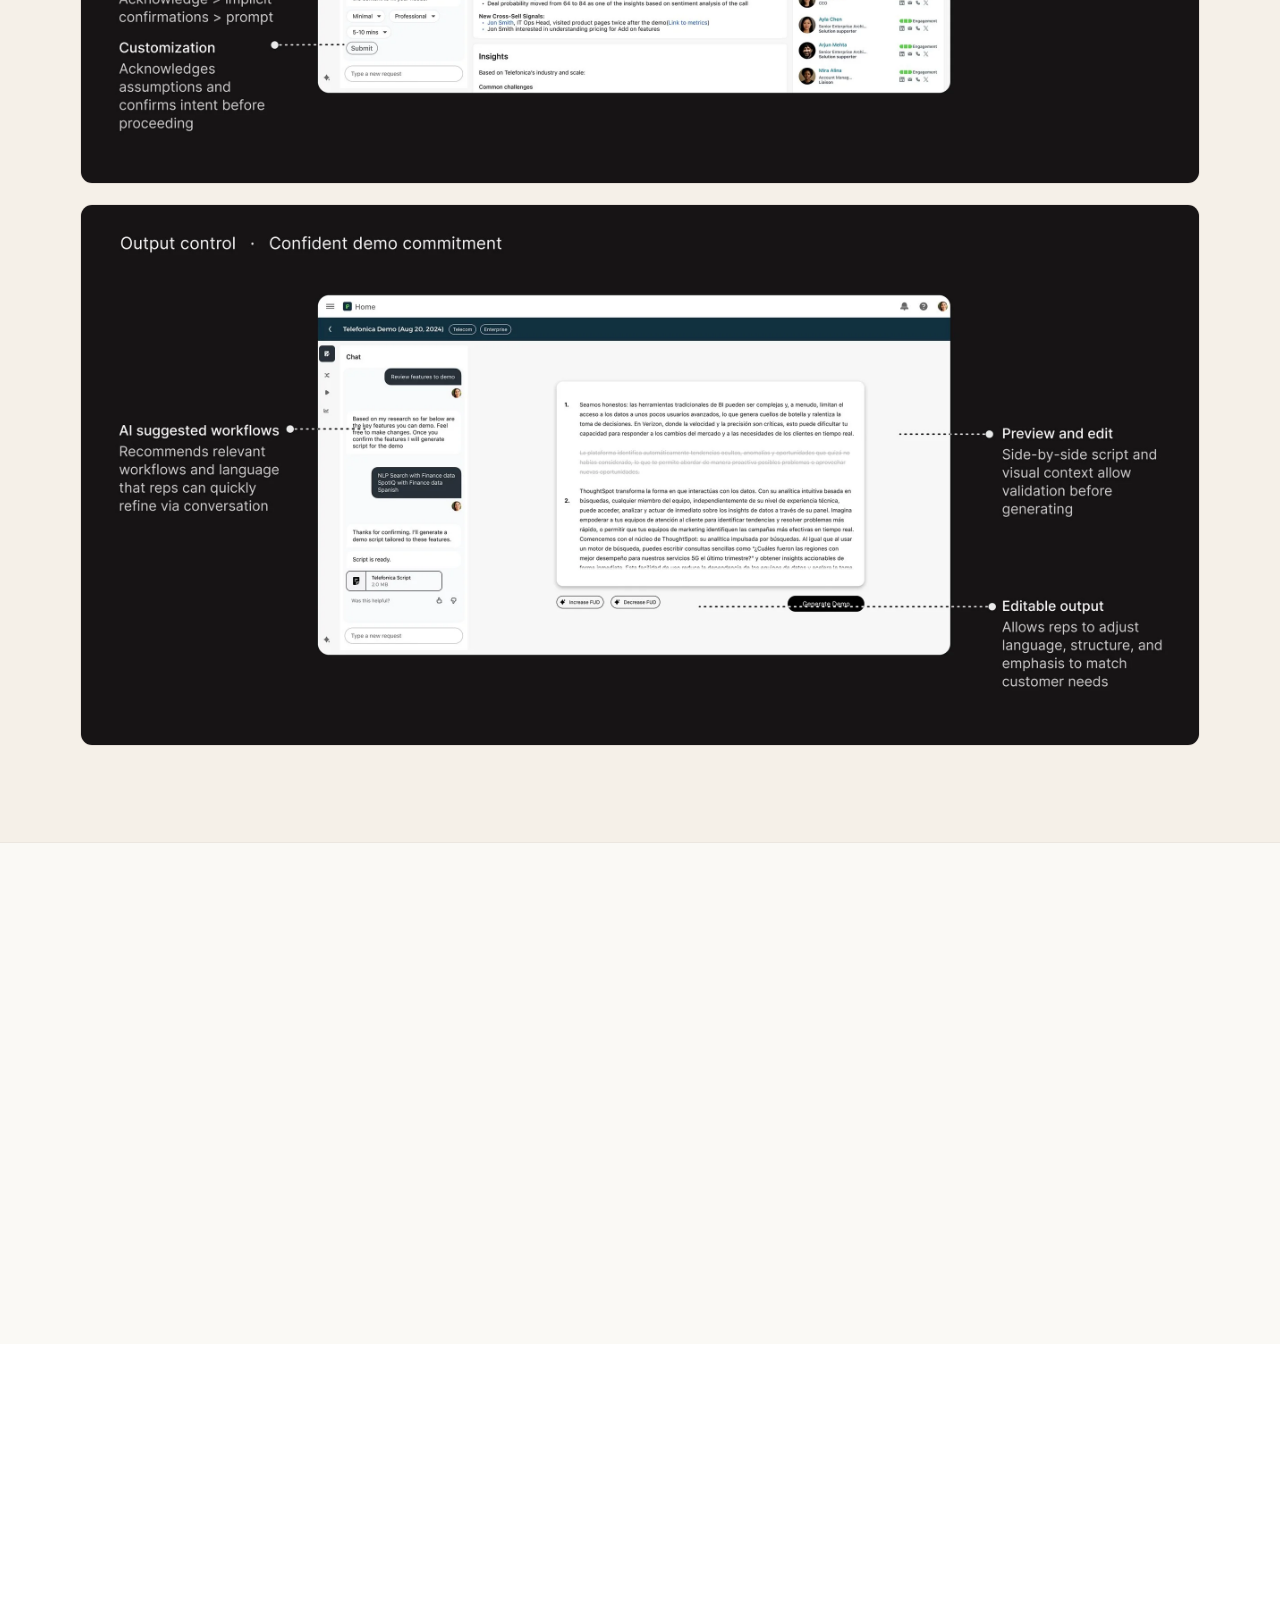
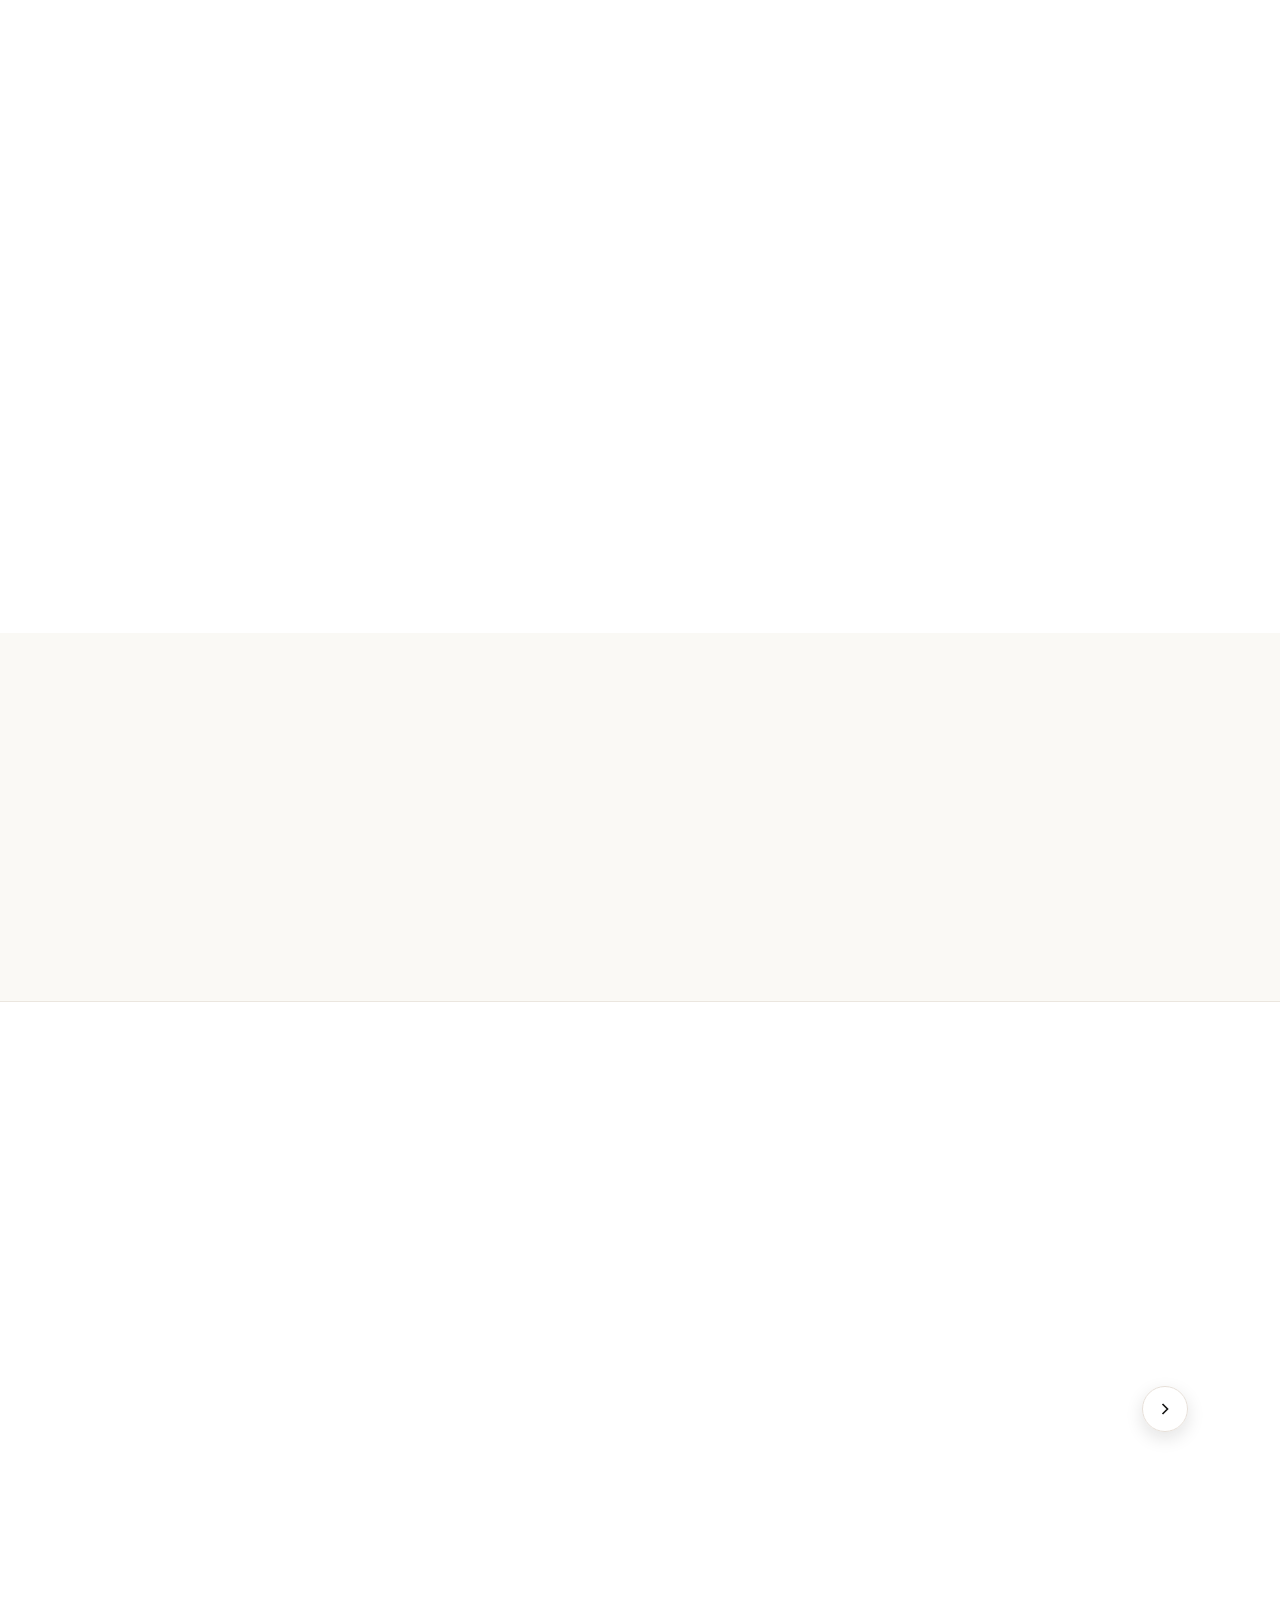
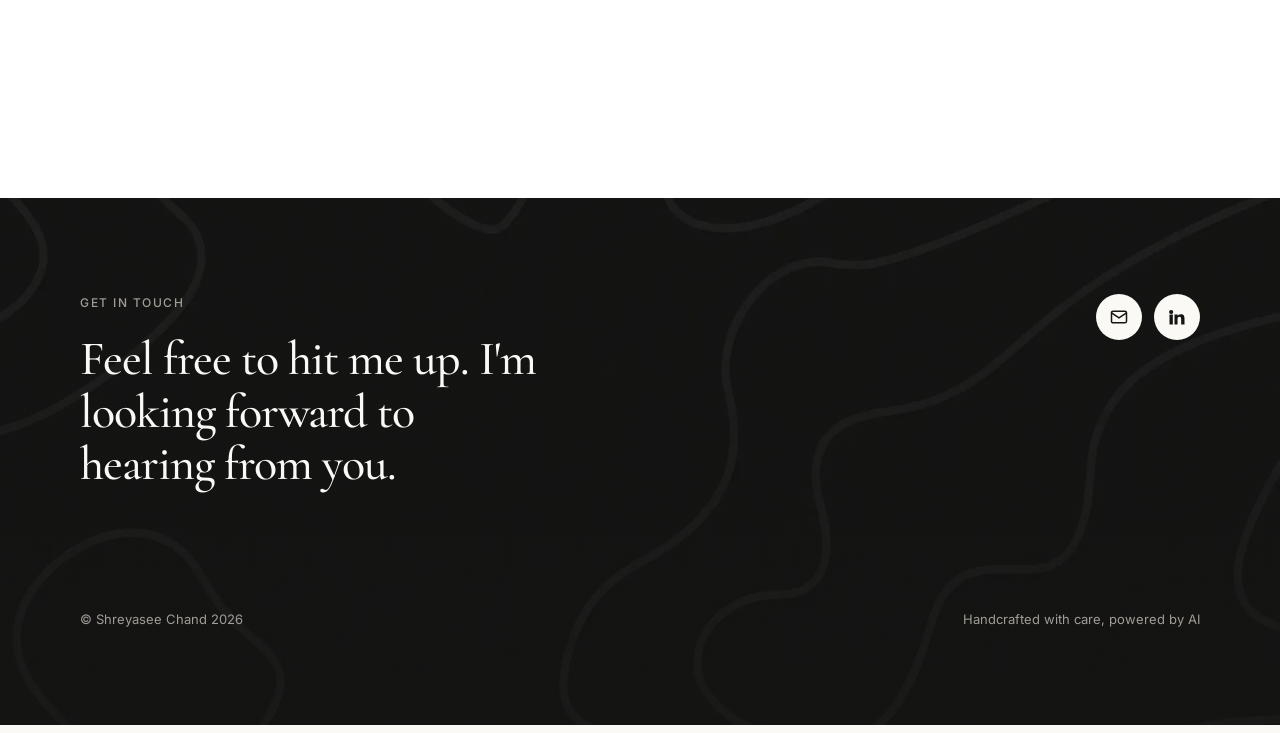
<file: projects/pitch-parrot.html>
<!DOCTYPE html>
<html lang="en">
<head>
  <meta charset="UTF-8" />
  <meta name="viewport" content="width=device-width, initial-scale=1.0" />
  <title>Pitch Parrot — Product demo creation platform with AI · Shreyasee Chand</title>
  <meta name="description" content="Case study: designing Pitch Parrot, an AI assistant that helps sales reps create personalized, high-quality product demos in minutes — without depending on a sales engineer. By Shreyasee Chand." />
  <!-- Favicon -->
  <link rel="icon" href="/favicon.ico" sizes="any" />
  <link rel="icon" type="image/png" sizes="32x32" href="/assets/img/favicon-32.png" />
  <link rel="icon" type="image/png" sizes="192x192" href="/assets/img/favicon-192.png" />
  <link rel="apple-touch-icon" href="/assets/img/apple-touch-icon.png" />
  <meta name="theme-color" content="#141413" />

  <!-- Social sharing (og:image is opaque PNG — no alpha for scrapers to flatten to white) -->
  <link rel="canonical" href="https://schand.co/projects/pitch-parrot.html" />
  <meta property="og:type" content="article" />
  <meta property="og:site_name" content="Shreyasee Chand" />
  <meta property="og:url" content="https://schand.co/projects/pitch-parrot.html" />
  <meta property="og:title" content="Pitch Parrot — Product demo creation platform with AI · Shreyasee Chand" />
  <meta property="og:description" content="Case study: designing Pitch Parrot, an AI assistant that helps sales reps create personalized, high-quality product demos in minutes — without depending on a sales engineer. By Shreyasee Chand." />
  <meta property="og:image" content="https://schand.co/assets/img/og-image.png" />
  <meta property="og:image:type" content="image/png" />
  <meta property="og:image:width" content="1200" />
  <meta property="og:image:height" content="630" />
  <meta property="og:image:alt" content="Shreyasee Chand — Product Designer building trustworthy human–AI systems." />
  <meta name="twitter:card" content="summary_large_image" />
  <meta name="twitter:title" content="Pitch Parrot — Product demo creation platform with AI · Shreyasee Chand" />
  <meta name="twitter:description" content="Case study: designing Pitch Parrot, an AI assistant that helps sales reps create personalized, high-quality product demos in minutes — without depending on a sales engineer. By Shreyasee Chand." />
  <meta name="twitter:image" content="https://schand.co/assets/img/og-image.png" />
  <meta name="twitter:image:alt" content="Shreyasee Chand — Product Designer building trustworthy human–AI systems." />

  <link rel="preconnect" href="https://fonts.googleapis.com" />
  <link rel="preconnect" href="https://fonts.gstatic.com" crossorigin />
  <link href="https://fonts.googleapis.com/css2?family=Cormorant+Garamond:wght@400;500;600&family=Inter:wght@400;500;600&family=JetBrains+Mono:wght@400;500&display=swap" rel="stylesheet" />
  <link rel="stylesheet" href="../css/shared.css" />
</head>
<body id="top">

  <!-- ============ NAV ============ -->
  <header class="nav">
    <div class="wrap nav__inner">
      <a class="brand" href="../index.html#top" aria-label="Shreyasee Chand — home">
        <img class="brand__logo" src="../assets/img/logos/PortfolioLogo1.gif" alt="Shreyasee Chand" />
      </a>
      <nav class="nav__menu" aria-label="Primary">
        <a class="nav__link" href="../index.html#work">Work</a>
        <a class="nav__link" href="../index.html#about">About</a>
        <a class="nav__link" href="../index.html#contact">Contact</a>
      </nav>
      <div class="nav__right">
        <a class="nav__icon" href="https://www.linkedin.com/in/shreyasee-chand-67780a19/" target="_blank" rel="noopener" aria-label="LinkedIn">
          <svg viewBox="0 0 24 24" width="18" height="18" aria-hidden="true"><path fill="currentColor" d="M4.98 3.5a2.5 2.5 0 1 1 0 5 2.5 2.5 0 0 1 0-5ZM3 9h4v12H3V9Zm6 0h3.8v1.7h.05c.53-1 1.83-2.05 3.77-2.05C20.4 8.65 21 11 21 14.1V21h-4v-6.1c0-1.46-.03-3.33-2.03-3.33-2.03 0-2.34 1.58-2.34 3.22V21H9V9Z"/></svg>
        </a>
        <a class="nav__icon nav__icon--email" data-email-copy href="mailto:shreyaseechand@gmail.com" aria-label="Email Shreyasee"><svg viewBox="0 0 24 24" width="18" height="18" fill="none" stroke="currentColor" stroke-width="1.8" aria-hidden="true"><rect x="3" y="5" width="18" height="14" rx="2"/><path d="m3 7 9 6 9-6"/></svg><span class="copy-tip" role="status" aria-live="polite"></span></a>
        <button class="nav__burger" data-sheet-open aria-label="Open menu">
          <svg width="24" height="24" viewBox="0 0 24 24" fill="none" stroke="currentColor" stroke-width="2"><line x1="3" y1="7" x2="21" y2="7"/><line x1="3" y1="12" x2="21" y2="12"/><line x1="3" y1="17" x2="21" y2="17"/></svg>
        </button>
      </div>
    </div>
  </header>

  <!-- mobile sheet -->
  <div class="sheet" id="sheet">
    <div class="sheet__head">
      <span class="brand"><img class="brand__logo" src="../assets/img/logos/PortfolioLogo1.gif" alt="Shreyasee Chand" /></span>
      <button class="sheet__close" data-sheet-close aria-label="Close menu">&times;</button>
    </div>
    <a class="nav__link" href="../index.html#work" data-sheet-close>Work</a>
    <a class="nav__link" href="../index.html#about" data-sheet-close>About</a>
    <a class="nav__link" href="../index.html#contact" data-sheet-close>Contact</a>
  </div>

  <main>
    <!-- ============ PROJECT HERO ============ -->
    <section class="project-hero">
      <div class="wrap">
        <div class="project-hero__grid">
          <div class="project-hero__text">
            <div class="project-hero__eyebrow reveal">
              <span class="eyebrow">Pitch Parrot</span>
              <span class="dot"></span>
              <span class="eyebrow">Founding Designer</span>
            </div>
            <h1 class="display-xl reveal" style="--d:80ms">Product demo creation platform with AI</h1>
            <p class="project-hero__sub lead reveal" style="--d:160ms">Helps sales teams create personalized, high-quality product demos faster, dropping time to value about 80%</p>
          </div>
          <div class="project-hero__media reveal" style="--panel:#f0eee7;--d:120ms">
            <img src="../assets/img/heroes/Freelance.webp" alt="Pitch Parrot — Product demo creation platform with AI" />
            <div class="project-hero__overlay" aria-hidden="true">
              <div class="project-hero__eyebrow">
                <span class="eyebrow">Pitch Parrot</span>
                <span class="dot"></span>
                <span class="eyebrow">Founding Designer</span>
              </div>
              <p class="project-hero__title-ov">Product demo creation platform with AI</p>
            </div>
          </div>
        </div>
      </div>
    </section>

    <!-- ============ STAT BAND ============ -->
    <section class="stat-band stat-band--center">
      <div class="wrap reveal">
        <span class="eyebrow" style="display:block; margin-bottom:20px;">Impact</span>
        <div class="stat-band__grid">
          <div class="stat-band__item"><span class="stat-band__n">3</span><span class="stat-band__l">Design partners landed</span></div>
          <div class="stat-band__item"><span class="stat-band__n">~80%</span><span class="stat-band__l">Drop in time to value</span></div>
        </div>
      </div>
    </section>

    <!-- ============ CONTEXT ============ -->
    <section class="narrative">
      <div class="wrap">
        <div class="case-head reveal"><span class="eyebrow">Context</span></div>
        <div class="narrative__body case-body reveal" style="--d:80ms">
          <p class="lead">Today, B2B software teams ship new features at an increasing pace — but sales demo creation remains slow and manual. Sales reps often depend on Sales Engineers (SEs) to create and tailor a demo for each prospect, introducing delays, outdated content, and limited scalability.</p>
          <p>As products become more complex, this dependency reduces visibility into demo quality and impact — directly affecting sales velocity.</p>
          <div class="p-meta" style="margin-top:32px">
            <div class="p-meta__item"><div class="p-meta__k">Role</div><div class="p-meta__v">Founding Designer — research to execution</div></div>
            <div class="p-meta__item"><div class="p-meta__k">Duration</div><div class="p-meta__v">6 months</div></div>
            <div class="p-meta__item"><div class="p-meta__k">Team</div><div class="p-meta__v">1 PM · 2 developers · 3 innovation partners</div></div>
            <div class="p-meta__item"><div class="p-meta__k">Focus</div><div class="p-meta__v">Human–AI systems, 0→1</div></div>
          </div>
        </div>
      </div>
    </section>

    <!-- ============ TARGET AUDIENCE ============ -->
    <section class="narrative narrative--soft">
      <div class="wrap">
        <div class="case-head reveal">
          <span class="eyebrow">Target audience</span>
          <h3 class="display-sm">Meet Sheila, the Sales Rep</h3>
        </div>
        <div class="narrative__body case-body reveal" style="--d:80ms">
          <p>Sheila is non-technical and works in time-compressed moments, prepping for a demo between meetings. She constantly interacts with Account Executives, Sales Engineers, and the prospect while demos are repeatedly iterated and layered with technical detail. She needs <strong>speed, confidence, and autonomy</strong> as she pitches the product.</p>
          <div class="persona reveal" style="--d:100ms">
            <div class="persona__badge">S</div>
            <div class="persona__name">Sheila</div>
            <div class="persona__role">Sales Representative</div>
            <div class="persona__attrs">
              <div class="persona__attr"><div class="k">Goal</div><div class="v">Move deals forward to close fast</div></div>
              <div class="persona__attr"><div class="k">Tasks</div><div class="v">Follow-ups, outreach, momentum, handoffs</div></div>
              <div class="persona__attr"><div class="k">Success</div><div class="v">Win confidence, deals closed, fewer handoffs</div></div>
              <div class="persona__attr"><div class="k">Background</div><div class="v">Non-technical</div></div>
            </div>
          </div>
        </div>
      </div>
    </section>

    <!-- ============ RESEARCH & INSIGHTS ============ -->
    <section class="narrative">
      <div class="wrap">
        <div class="case-head reveal">
          <span class="eyebrow">Research &amp; insights</span>
          <h3 class="display-sm">50+ conversations across the sales ecosystem</h3>
        </div>
        <div class="narrative__body case-body reveal" style="--d:80ms">
          <p>I needed to understand how demos get created during a sales cycle, how reps interact with the key people in the ecosystem, the core use cases, and the most emotional pain points — so I could design for the most impact. I gathered input from <strong>over 50 customers</strong> through interviews and an online survey, across sales engineers, account executives, and sales reps.</p>
        </div>
        <div class="case-figs reveal" style="--d:100ms">
          <figure class="fig-wide"><img src="../assets/img/projects/pitchparrot/PPJourneyMap.webp" alt="Synthesized research findings across the sales ecosystem" loading="lazy" /><figcaption>Synthesizing 50+ conversations into the patterns that shaped the product.</figcaption></figure>
        </div>
        <div class="narrative__body case-body reveal">
          <h3 class="display-sm">Key findings</h3>
          <ul>
            <li><strong>Manual process.</strong> Reps depend on SEs to map prospect needs to relevant features, making the SE a bottleneck and dampening momentum. <em>“I feel helpless watching good deals stall.”</em></li>
            <li><strong>Scattered context.</strong> Context for demos is spread across CRM, call transcripts, notes, prior demos, and docs — creating cognitive overload. <em>“I'm drowning in tools, content, and guesswork.”</em></li>
            <li><strong>Outdated content.</strong> Demos go stale fast, eroding confidence. <em>“I don't feel credible without an SE. I need to find the right thing fast.”</em></li>
          </ul>
        </div>
      </div>
    </section>

    <!-- ============ DESIGN GUIDELINES ============ -->
    <section class="narrative narrative--soft">
      <div class="wrap">
        <div class="case-head reveal">
          <span class="eyebrow">Design guidelines</span>
          <h3 class="display-sm">The scenario, and four guidelines</h3>
        </div>
        <div class="narrative__body case-body reveal" style="--d:80ms">
          <p><strong>Scenario.</strong> Sheila has a demo within 24 hours. The qualification and discovery call with the prospect is already done — their pain points, needs, budget, and timeline are captured.</p>
          <div class="principles reveal" style="--d:120ms">
            <div class="principle"><div class="principle__n">01</div><div class="principle__t">Speed-first workflow</div><p>Use smart defaults rather than setup — reps are racing the clock.</p></div>
            <div class="principle"><div class="principle__n">02</div><div class="principle__t">Conversation first, canvas second</div><p>Capture intent and synthesis through a text modality.</p></div>
            <div class="principle"><div class="principle__n">03</div><div class="principle__t">Design for trust and confidence</div><p>Show what's AI-generated and why it's suggested.</p></div>
            <div class="principle"><div class="principle__n">04</div><div class="principle__t">Progressive disclosure</div><p>Reveal complexity only when it's needed.</p></div>
          </div>
        </div>
      </div>
    </section>

    <!-- ============ PAINPOINT 1 ============ -->
    <section class="narrative">
      <div class="wrap">
        <div class="case-head reveal">
          <span class="eyebrow">Painpoint 1</span>
          <h3 class="display-sm">How can sales reps create demos without relying on SEs?</h3>
        </div>
        <div class="narrative__body case-body reveal" style="--d:80ms">
          <p><strong>Iteration 1 — self-serve demo creation.</strong> The first pass let reps generate a demo on their own.</p>
        </div>
        <div class="case-figs reveal" style="--d:100ms">
          <figure class="fig-wide"><img src="../assets/img/projects/pitchparrot/Pain1Iteration1a.webp" alt="Iteration 1 — self-serve demo creation" loading="lazy" /></figure>
          <figure class="fig-wide"><img src="../assets/img/projects/pitchparrot/Pain1Iteration1b.webp" alt="Iteration 1 — the demo management view" loading="lazy" /></figure>
        </div>
        <div class="narrative__body case-body reveal">
          <p><strong>Feedback</strong></p>
          <ul>
            <li>Reps repeatedly raised trust issues with auto-generated demos. <em>“Just because it's automated doesn't mean I'll use it in front of a customer.”</em></li>
            <li>They wanted more control and the ability to tweak the narrative.</li>
            <li>With many demos in flight, they needed an overview/dashboard to keep up.</li>
          </ul>
          <p style="margin-top:8px"><strong>Iteration 2 — context-driven demo creation.</strong> I reframed the flow around the rep's context — guided inputs that steer the model — instead of a one-shot generate button.</p>
        </div>
        <div class="case-figs reveal" style="--d:100ms">
          <figure class="fig-wide"><img src="../assets/img/projects/pitchparrot/Pain1Iteration2a.webp" alt="Iteration 2 — context-driven demo creation" loading="lazy" /></figure>
          <figure class="fig-wide"><img src="../assets/img/projects/pitchparrot/Pain1Iteration2b.webp" alt="Iteration 2 — guided inputs steer the draft" loading="lazy" /></figure>
        </div>
      </div>
    </section>

    <!-- ============ PAINPOINT 2 ============ -->
    <section class="narrative narrative--soft">
      <div class="wrap">
        <div class="case-head reveal">
          <span class="eyebrow">Painpoint 2</span>
          <h3 class="display-sm">How can we help reps trust and confidently send demos without SE support?</h3>
        </div>
        <div class="narrative__body case-body reveal" style="--d:80ms">
          <p><strong>Iteration 1 — human-in-the-loop demo creation for confidence.</strong> Every generated section is reviewable and editable, so reps can trust, tweak, or regenerate.</p>
        </div>
        <div class="case-figs reveal" style="--d:100ms">
          <figure class="fig-wide"><img src="../assets/img/projects/pitchparrot/Pain2Iteration1.webp" alt="Iteration 1 — human-in-the-loop review of generated sections" loading="lazy" /></figure>
        </div>
        <div class="narrative__body case-body reveal">
          <p><strong>Iteration 2 — trust-driven decisions with granular controls.</strong> A deeper layer of controls lets reps shape the narrative and see where the model is inferring vs. citing real data — so they know what to double-check before going live.</p>
        </div>
        <div class="case-figs reveal" style="--d:100ms">
          <figure class="fig-wide"><img src="../assets/img/projects/pitchparrot/Pain2Iteration2a.webp" alt="Iteration 2 — granular controls for narrative and sourcing" loading="lazy" /></figure>
          <figure class="fig-wide"><img src="../assets/img/projects/pitchparrot/Pain2Iteration2b.webp" alt="Iteration 2 — signals for what's inferred vs. cited" loading="lazy" /></figure>
        </div>
      </div>
    </section>

    <!-- ============ PROTOTYPE ============ -->
    <section class="narrative">
      <div class="wrap">
        <div class="case-head reveal">
          <span class="eyebrow">Prototype</span>
          <h3 class="display-sm">The end-to-end workflow</h3>
        </div>
        <div class="narrative__body case-body reveal" style="--d:80ms">
          <p>An interactive prototype of the full demo-building flow — from context to a ready-to-send demo.</p>
        </div>
        <div class="case-figs reveal" style="--d:100ms">
          <figure class="fig-wide"><video autoplay muted loop playsinline preload="metadata" aria-label="Interactive prototype of the Pitch Parrot demo-building workflow"><source src="../assets/img/projects/pitchparrot/PPPrototype.mp4" type="video/mp4" /></video></figure>
        </div>
      </div>
    </section>

    <!-- ============ CUSTOMER VIEW ============ -->
    <section class="narrative" style="background:#fff">
      <div class="wrap">
        <div class="case-head reveal">
          <span class="eyebrow">Customer view</span>
          <h3 class="display-sm">The customer experience with a shared link</h3>
        </div>
        <div class="case-figs reveal" style="--d:100ms">
          <div class="fig-split fig-split--phone fig-split--hug">
            <figure class="fig-split__shot"><img src="../assets/img/projects/pitchparrot/CustomerView.webp" alt="The customer-facing shared-link view of a generated demo" loading="lazy" /></figure>
            <div class="fig-split__text">
              <p>What the prospect sees when they open a demo — the rep's work lands as a polished, on-brand moment.</p>
              <p>The demo opens on any device with a single shared link — no login, no download. The narrative, visuals, and personalization the rep set up carry through exactly as intended.</p>
            </div>
          </div>
        </div>
      </div>
    </section>

    <!-- ============ LEARNINGS ============ -->
    <section class="narrative">
      <div class="wrap">
        <div class="case-head reveal"><span class="eyebrow">Learnings</span></div>
        <div class="narrative__body case-body reveal" style="--d:80ms">
          <div class="learnings reveal" style="--d:120ms">
            <div class="learn"><span class="learn__n">01</span><p class="learn__t">Think in <strong>scalable primitives</strong> when designing for AI agents.</p></div>
            <div class="learn"><span class="learn__n">02</span><p class="learn__t"><strong>Pain shows up as workarounds</strong> — watch what people do, not just what they say.</p></div>
            <div class="learn"><span class="learn__n">03</span><p class="learn__t"><strong>Hide complexity, preserve capability</strong> — so users can act with confidence.</p></div>
          </div>
        </div>
      </div>
    </section>

    <!-- ============ RELATED PROJECTS ============ -->
    <section class="related">
      <div class="wrap">
        <div class="related__head reveal">
          <div>
            <span class="eyebrow">Keep exploring</span>
            <h2 class="display-md">More selected work</h2>
          </div>
        </div>
        <div class="related__viewport">
          <button class="related__arrow related__arrow--prev" aria-label="Previous project">
            <svg viewBox="0 0 24 24" fill="none" stroke="currentColor" stroke-width="2" aria-hidden="true"><path d="M15 18l-6-6 6-6"/></svg>
          </button>
          <div class="related__grid" id="relatedTrack">
            <a class="rcard reveal" href="chargepoint-access.html" style="--card:#f0eee7">
              <figure class="rcard__shot"><img src="../assets/img/heroes/AccessManagementHero.webp" alt="Access management for EV charging — ChargePoint" loading="lazy" /></figure>
              <div class="rcard__meta"><span class="rcard__tag">ChargePoint</span><h3 class="rcard__title">Access management for EV charging</h3><p class="rcard__desc">A self-service admin platform that lifted subscription revenue 45%.</p><span class="rcard__link">View case study <span class="arrow">→</span></span></div>
            </a>
            <a class="rcard reveal" href="expedia-flight-change.html" style="--card:#faf9f6;--d:80ms">
              <figure class="rcard__shot"><img src="../assets/img/heroes/FlightChange.webp" alt="Flight change — Expedia" loading="lazy" /></figure>
              <div class="rcard__meta"><span class="rcard__tag">Expedia</span><h3 class="rcard__title">Flight change</h3><p class="rcard__desc">Self-service flight changes that saved $3.9M a year.</p><span class="rcard__link">View case study <span class="arrow">→</span></span></div>
            </a>
            <a class="rcard reveal" href="chewy-ai-portraits.html" style="--card:#ffffff;--d:160ms">
              <figure class="rcard__shot"><img src="../assets/img/heroes/AIPetPortrait.webp" alt="AI pet portraits — Chewy" loading="lazy" /></figure>
              <div class="rcard__meta"><span class="rcard__tag">Chewy</span><h3 class="rcard__title">AI pet portraits</h3><p class="rcard__desc">A holiday AI moment that lifted app downloads 23%.</p><span class="rcard__link">View case study <span class="arrow">→</span></span></div>
            </a>
            <a class="rcard reveal" href="chargepoint-service-pro.html" style="--card:#faf9f6">
              <figure class="rcard__shot"><img src="../assets/img/heroes/ServicePro.webp" alt="Service Pro app — ChargePoint" loading="lazy" /></figure>
              <div class="rcard__meta"><span class="rcard__tag">ChargePoint</span><h3 class="rcard__title">Service Pro app</h3><p class="rcard__desc">A field app for installers that helped win the Toyota deal.</p><span class="rcard__link">View case study <span class="arrow">→</span></span></div>
            </a>
            <!-- Sync with PayPal card hidden for now -->
          </div>
          <button class="related__arrow related__arrow--next" aria-label="Next project">
            <svg viewBox="0 0 24 24" fill="none" stroke="currentColor" stroke-width="2" aria-hidden="true"><path d="M9 6l6 6-6 6"/></svg>
          </button>
        </div>
        <div class="related__dots" aria-hidden="true"></div>
      </div>
    </section>

  </main>

  <!-- ============ FOOTER ============ -->
  <footer class="footer" id="contact">
    <div class="wrap">
      <div class="footer__top">
        <div class="footer__lead">
          <span class="eyebrow footer__eyebrow">Get in touch</span>
          <h2 class="display-lg footer__headline">Feel free to hit me up. I'm looking forward to hearing from you.</h2>
        </div>
        <div class="footer__social">
          <a class="footer__icon footer__icon--email" data-email-copy href="mailto:shreyaseechand@gmail.com" aria-label="Email Shreyasee">
            <svg viewBox="0 0 24 24" fill="none" stroke="currentColor" stroke-width="1.8" aria-hidden="true"><rect x="3" y="5" width="18" height="14" rx="2"/><path d="m3 7 9 6 9-6"/></svg>
          <span class="copy-tip" role="status" aria-live="polite"></span>
          </a>
          <a class="footer__icon" href="https://www.linkedin.com/in/shreyasee-chand-67780a19/" target="_blank" rel="noopener" aria-label="LinkedIn">
            <svg viewBox="0 0 24 24" aria-hidden="true"><path fill="currentColor" d="M4.98 3.5a2.5 2.5 0 1 1 0 5 2.5 2.5 0 0 1 0-5ZM3 9h4v12H3V9Zm6 0h3.8v1.7h.05c.53-1 1.83-2.05 3.77-2.05C20.4 8.65 21 11 21 14.1V21h-4v-6.1c0-1.46-.03-3.33-2.03-3.33-2.03 0-2.34 1.58-2.34 3.22V21H9V9Z"/></svg>
          </a>
        </div>
      </div>
      <div class="footer__bottom">
        <span>© Shreyasee Chand 2026</span>
        <span>Handcrafted with care, powered by AI</span>
      </div>
    </div>
  </footer>

  <script src="../css/shared.js"></script>
</body>
</html>
</file>
<file: css/shared.css>
/* ============================================================
   SHARED — design system for the homepage and project pages.
   NOTE: url() paths are relative to THIS file (css/),
   so assets resolve via ../assets/...
   ============================================================ */

/* ============================================================
   TOKENS
   ============================================================ */
:root {
  --primary: #141413;
  --primary-active: #3d3d3a;
  --primary-disabled: #e6dfd8;
  --success: #5db872;

  --ink: #141413;
  --body: #3d3d3a;
  --body-strong: #252523;
  --muted: #6c6a64;
  --muted-soft: #8e8b82;
  --on-primary: #ffffff;
  --on-dark: #faf9f5;
  --on-dark-soft: #a09d96;

  --canvas: #faf9f5;
  --surface-soft: #f5f0e8;
  --surface-card: #efe9de;
  --surface-cream-strong: #e8e0d2;
  --surface-dark: #181715;
  --surface-dark-elevated: #252320;
  --surface-dark-soft: #1f1e1b;
  --hairline: #e6dfd8;
  --hairline-soft: #ebe6df;

  --r-xs: 4px;  --r-sm: 6px;  --r-md: 8px;
  --r-lg: 12px; --r-xl: 16px; --r-pill: 9999px;

  --s-xxs: 4px; --s-xs: 8px;  --s-sm: 12px; --s-md: 16px;
  --s-lg: 24px; --s-xl: 32px; --s-xxl: 48px; --s-section: 96px;

  --font-display: "Cormorant Garamond", "EB Garamond", "Tiempos Headline", Garamond, "Times New Roman", serif;
  --font-body: "Inter", -apple-system, BlinkMacSystemFont, "Segoe UI", Roboto, sans-serif;
  --font-mono: "JetBrains Mono", ui-monospace, monospace;
}

/* ============================================================
   BASE
   ============================================================ */
*, *::before, *::after { box-sizing: border-box; margin: 0; padding: 0; }
html { scroll-behavior: smooth; }
body {
  background: var(--canvas);
  color: var(--body);
  font-family: var(--font-body);
  font-size: 16px;
  line-height: 1.55;
  -webkit-font-smoothing: antialiased;
  text-rendering: optimizeLegibility;
}
img { max-width: 100%; display: block; }
a { color: inherit; text-decoration: none; }

.wrap { max-width: 1200px; margin: 0 auto; padding-inline: 40px; }
.wrap--narrow { max-width: 820px; }

.display-xl, .display-lg, .display-md, .display-sm {
  font-family: var(--font-display);
  font-weight: 500;
  color: var(--ink);
}
.display-xl { font-size: clamp(40px, 6.4vw, 68px); line-height: 1.03; letter-spacing: -1.5px; }
.display-lg { font-size: clamp(34px, 4.6vw, 48px); line-height: 1.1; letter-spacing: -1px; }
.display-md { font-size: clamp(28px, 3.4vw, 38px); line-height: 1.15; letter-spacing: -0.5px; }
.display-sm { font-size: clamp(24px, 2.6vw, 30px); line-height: 1.2; letter-spacing: -0.3px; }

.eyebrow {
  font-family: var(--font-body);
  font-size: 12px; font-weight: 500; letter-spacing: 1.5px;
  text-transform: uppercase; color: var(--muted);
}
.lead { font-size: 18px; line-height: 1.55; color: var(--body-strong); }

/* ============================================================
   BUTTONS
   ============================================================ */
.btn {
  display: inline-flex; align-items: center; justify-content: center; gap: 8px;
  font-family: var(--font-body); font-size: 14px; font-weight: 500; line-height: 1;
  height: 44px; padding: 0 22px; border-radius: var(--r-md);
  border: 1px solid transparent; cursor: pointer;
  transition: background-color .18s ease, border-color .18s ease, color .18s ease;
}
.btn--primary { background: var(--primary); color: var(--on-primary); }
.btn--primary:active { background: var(--primary-active); }
.btn--secondary { background: var(--canvas); color: var(--ink); border-color: var(--hairline); }
.btn--secondary:active { border-color: var(--muted-soft); }

.textlink {
  display: inline-flex; align-items: center; gap: 6px;
  color: var(--primary); font-weight: 500; font-size: 15px;
}
.textlink .arrow { transition: transform .2s ease; }
.textlink:hover .arrow { transform: translateX(4px); }
.textlink--back .arrow { transition: transform .2s ease; }
.textlink--back:hover .arrow { transform: translateX(-4px); }

/* ============================================================
   SPIKE MARK
   ============================================================ */
.spike { width: 20px; height: 20px; flex: none; }
.spike path { fill: currentColor; }

/* ============================================================
   TOP NAV
   ============================================================ */
.nav {
  position: sticky; top: 0; z-index: 50;
  background: #ffffff; border-bottom: 1px solid transparent;
  transition: background .25s ease, border-color .25s ease, backdrop-filter .25s ease;
}
.nav.scrolled {
  background: rgba(255,255,255,.62);
  -webkit-backdrop-filter: saturate(180%) blur(14px);
  backdrop-filter: saturate(180%) blur(14px);
  border-bottom-color: var(--hairline);
}
.nav__inner { display: flex; align-items: center; justify-content: space-between; height: 64px; }
.brand { display: inline-flex; align-items: center; gap: 9px; color: var(--ink); font-weight: 600; font-size: 17px; letter-spacing: -0.2px; }
.brand__logo { height: 36px; width: auto; display: block; }
.nav__menu { display: flex; gap: 4px; }
.nav__link {
  font-size: 14px; font-weight: 500; color: var(--body); padding: 8px 14px;
  border-radius: var(--r-md); transition: background-color .15s ease, color .15s ease;
}
.nav__link:hover { background: var(--surface-card); color: var(--ink); }
.nav__right { display: flex; align-items: center; gap: 10px; }
.nav__icon {
  width: 38px; height: 38px; border-radius: var(--r-pill);
  display: inline-flex; align-items: center; justify-content: center;
  background: var(--canvas); border: 1px solid var(--hairline); color: var(--ink);
  transition: background-color .15s ease;
}
.nav__icon:hover { background: var(--surface-card); }
.nav__pill {
  height: 38px; padding: 0 16px; border-radius: var(--r-pill);
  display: inline-flex; align-items: center; gap: 7px;
  background: var(--canvas); border: 1px solid var(--hairline); color: var(--ink);
  font-size: 14px; font-weight: 500; transition: background-color .15s ease;
}
.nav__pill:hover { background: var(--surface-card); }
.nav__burger { display: none; background: none; border: 0; color: var(--ink); cursor: pointer; }

/* mobile sheet */
.sheet { position: fixed; inset: 0; z-index: 60; background: var(--canvas); transform: translateY(-100%); transition: transform .3s ease; padding: 24px 28px; display: flex; flex-direction: column; }
.sheet.open { transform: none; }
.sheet__head { display: flex; justify-content: space-between; align-items: center; height: 40px; margin-bottom: 40px; }
.sheet a.nav__link { font-family: var(--font-display); font-weight: 500; font-size: 34px; letter-spacing: -1px; color: var(--ink); padding: 14px 0; border-bottom: 1px solid var(--hairline-soft); border-radius: 0; }
.sheet a.nav__link:hover { background: none; }
.sheet__close { background: none; border: 0; color: var(--ink); cursor: pointer; font-size: 28px; line-height: 1; }

/* ============================================================
   PROJECT HERO
   ============================================================ */
.project-hero { padding-block: clamp(40px, 6vw, 80px) clamp(40px, 5vw, 64px); background-color: #ffffff; }
.p-back { margin-bottom: clamp(24px, 4vw, 40px); }
.p-back .textlink { color: var(--muted); font-size: 14px; }
.p-back .textlink:hover { color: var(--ink); }

.project-hero__grid { display: grid; grid-template-columns: 1.05fr .95fr; gap: clamp(32px, 5vw, 64px); align-items: center; }
.project-hero__eyebrow { display: flex; align-items: center; gap: 10px; margin-bottom: 20px; }
.project-hero__eyebrow .dot { width: 4px; height: 4px; border-radius: 50%; background: var(--muted-soft); }
.project-hero h1 { margin-bottom: 22px; }
.project-hero__sub { max-width: 34ch; margin-bottom: 30px; }

.p-meta { display: flex; flex-wrap: wrap; gap: 28px 44px; padding-top: 26px; border-top: 1px solid var(--hairline); }
.p-meta__item { min-width: 0; }
.p-meta__k { font-size: 11px; font-weight: 600; letter-spacing: 1.4px; text-transform: uppercase; color: var(--muted-soft); margin-bottom: 7px; }
.p-meta__v { font-size: 14px; color: var(--body-strong); font-weight: 500; }

/* Hero mockup panel — textured like the homepage case media */
.project-hero__media {
  position: relative; align-self: stretch;
  display: flex; align-items: center; justify-content: center;
  padding: clamp(28px, 4vw, 52px); min-height: 340px;
  border: 1px solid var(--hairline); border-radius: var(--r-xl);
  background-color: var(--panel, #f0eee7);
  background-image: url("../assets/img/Bgnd.webp");
  background-size: cover; background-repeat: no-repeat; background-position: center;
  background-blend-mode: multiply;
  overflow: hidden;
}
.project-hero__media img { width: 100%; max-width: 520px; object-fit: contain; }
/* Overlay copy of eyebrow + title — shown only on mobile (see responsive) */
.project-hero__overlay { display: none; }

/* Web view: the SAME diagonal clip-path reveal used on the landing-page hero
   photo — wipes in from the right, rests as an angled parallelogram (right edge
   straight, diagonal cut on the left). Reset to a plain rounded panel on mobile
   (see responsive section). */
@keyframes heroReveal {
  from { clip-path: polygon(100% 0, 100% 0, 100% 100%, 100% 100%); }
  to   { clip-path: polygon(25% 0, 100% 0, 100% 100%, 0% 100%); }
}
@media (min-width: 901px) {
  /* Web view: the mockup panel bleeds to the top & bottom of the hero section
     (section padding removed → moved onto the text column, which stays centered). */
  .project-hero { padding-block: 0; }
  .project-hero__grid { align-items: stretch; }
  .project-hero__text { align-self: center; padding-block: clamp(48px, 7vw, 96px); }
  .project-hero__media {
    border: 0; border-radius: 0; min-height: 0;
    clip-path: polygon(25% 0, 100% 0, 100% 100%, 0% 100%);
    animation: heroReveal 1.2s cubic-bezier(0, 0.55, 0.45, 1) both;
  }
}

/* ============================================================
   NARRATIVE SECTIONS  (sticky label + prose)
   ============================================================ */
.narrative { padding-block: clamp(56px, 8vw, var(--s-section)); }
.narrative--soft { background-color: var(--surface-soft); border-block: 1px solid var(--hairline-soft); }
.narrative__grid { display: grid; grid-template-columns: 240px 1fr; gap: clamp(32px, 6vw, 80px); align-items: start; }
.narrative__label { position: sticky; top: 96px; }
.narrative__label .eyebrow { display: block; margin-bottom: 10px; }
.narrative__label .num { font-family: var(--font-display); font-size: 42px; font-weight: 500; color: var(--muted); line-height: 1; letter-spacing: -1px; }
.narrative__body { max-width: 66ch; }
.narrative__body h3 { margin-bottom: 20px; }
.narrative__body p { margin-bottom: 20px; color: var(--body); }
.narrative__body p:last-child { margin-bottom: 0; }
.narrative__body p.lead { color: var(--body-strong); }
.narrative__body strong { color: var(--body-strong); font-weight: 600; }
.narrative__body ul { list-style: none; margin: 4px 0 24px; }
.narrative__body li { position: relative; padding-left: 26px; margin-bottom: 14px; color: var(--body); }
.narrative__body li::before { content: ""; position: absolute; left: 4px; top: 11px; width: 8px; height: 8px; border-radius: 50%; background: var(--surface-cream-strong); border: 1px solid var(--muted-soft); }
/* Sub-scenarios nested under a parent bullet — hollow dot to read one level down */
.narrative__body li > ul { margin: 12px 0 0; }
.narrative__body li li { margin-bottom: 10px; }
.narrative__body li li:last-child { margin-bottom: 0; }
.narrative__body li li::before { background: transparent; }
/* Subheads that split a narrative body into beats (e.g. Research). Scoped to the
   direct child so the .ps__h inside problem/solution columns keeps its own spacing. */
.case-body > .ps__h { margin-top: 44px; }
.case-body > .ps__h:first-child { margin-top: 0; }

/* Figure block — constrained width so device mockups stay reasonably sized */
.figure-block { margin: 8px 0 4px; display: flex; flex-direction: column; align-items: center; }
.figure-block figure { border: 1px solid var(--hairline); border-radius: var(--r-lg); overflow: hidden; background: var(--surface-card); max-width: 700px; margin-inline: auto; }
.figure-block img { max-width: 100%; width: auto; display: block; height: auto; margin-inline: auto; }
/* caption lives inside the frame, as a bar under the image — same as .figure-grid / .fig-wide */
.figure-block figcaption { font-size: 13px; color: var(--muted); padding: 12px 16px; background: var(--canvas); border-top: 1px solid var(--hairline-soft); }

/* ============================================================
   OUTCOMES / METRICS
   ============================================================ */
.metrics { display: grid; grid-template-columns: repeat(3, 1fr); gap: 16px; margin-top: 6px; }
.metric { background: var(--canvas); border: 1px solid var(--hairline); border-radius: var(--r-lg); padding: 28px 26px; }
.metric .n { font-family: var(--font-display); font-weight: 500; font-size: clamp(36px, 4.4vw, 52px); line-height: 1; color: var(--ink); letter-spacing: -1px; margin-bottom: 12px; }
.metric .l { font-size: 14px; color: var(--muted); }

/* ============================================================
   STAT BAND  (headline impact, sits right under the hero)
   ============================================================ */
.stat-band { background-color: var(--surface-soft); border-block: 1px solid var(--hairline-soft); padding-block: clamp(30px, 4vw, 46px); }
.stat-band__grid { display: flex; flex-wrap: wrap; gap: 28px 56px; }
.stat-band__item { display: flex; flex-direction: column; gap: 8px; }
.stat-band__n { font-family: var(--font-display); font-weight: 500; font-size: clamp(32px, 4vw, 46px); line-height: 1; letter-spacing: -1px; color: var(--ink); }
.stat-band__l { font-size: 13px; color: var(--muted); max-width: 26ch; }

/* ============================================================
   PULL QUOTE  (verbatim user voice)
   ============================================================ */
.pullquote { margin: 6px 0 26px; padding-left: 22px; border-left: 2px solid var(--surface-cream-strong); }
.pullquote p { font-family: var(--font-display); font-weight: 500; font-size: clamp(19px, 2.2vw, 25px); line-height: 1.32; letter-spacing: -0.3px; color: var(--body-strong); margin: 0; }
.pullquote cite { display: block; margin-top: 10px; font-style: normal; font-size: 13px; color: var(--muted); }

/* ============================================================
   PERSONA CARD  (target user)
   ============================================================ */
.persona { display: grid; grid-template-columns: auto 1fr; gap: 4px 22px; align-items: center; background-color: var(--canvas); border: 1px solid var(--hairline); border-radius: var(--r-lg); padding: clamp(24px, 3vw, 32px); }
.persona__badge { grid-row: span 2; width: 60px; height: 60px; border-radius: var(--r-pill); background: var(--surface-card); border: 1px solid var(--hairline); display: inline-flex; align-items: center; justify-content: center; font-family: var(--font-display); font-weight: 500; font-size: 26px; color: var(--ink); }
.persona__name { font-family: var(--font-display); font-weight: 500; font-size: 22px; letter-spacing: -0.3px; color: var(--ink); align-self: end; }
.persona__role { font-size: 13px; color: var(--muted); align-self: start; }
.persona__attrs { grid-column: 1 / -1; display: grid; grid-template-columns: repeat(auto-fit, minmax(140px, 1fr)); gap: 18px; margin-top: 20px; padding-top: 20px; border-top: 1px solid var(--hairline-soft); }
.persona__attr .k { font-size: 11px; text-transform: uppercase; letter-spacing: 1.2px; color: var(--muted-soft); margin-bottom: 5px; }
.persona__attr .v { font-size: 14px; color: var(--body-strong); }

/* ============================================================
   PRINCIPLES GRID  (design principles / guardrails)
   ============================================================ */
.principles { display: grid; grid-template-columns: repeat(2, 1fr); gap: 14px; margin: 6px 0 8px; }
.principle { background-color: var(--canvas); border: 1px solid var(--hairline); border-radius: var(--r-lg); padding: 24px; }
.principle__n { font-family: var(--font-mono); font-size: 12px; color: var(--muted-soft); letter-spacing: 1px; }
.principle__t { font-family: var(--font-display); font-weight: 500; font-size: 19px; letter-spacing: -0.2px; color: var(--ink); margin: 10px 0 8px; }
.principle p { font-size: 14px; line-height: 1.5; color: var(--muted); margin: 0; }
.principle ul { list-style: none; margin: 0; padding: 0; }
.principle li { position: relative; padding-left: 18px; margin: 0 0 8px; font-size: 14px; line-height: 1.5; color: var(--muted); }
.principle li:last-child { margin-bottom: 0; }
.principle li::before { content: ""; position: absolute; left: 0; top: 9px; width: 6px; height: 6px; border-radius: 50%; background: var(--surface-cream-strong); border: 1px solid var(--muted-soft); }
/* Cards stacked in a column beside an asset rather than spread across the measure. */
.principles--stack, .case-body .principles.principles--stack { grid-template-columns: 1fr; max-width: 520px; }

/* ============================================================
   PROBLEM → SOLUTION  (before / after iteration rows)
   ============================================================ */
.ps__row { display: grid; grid-template-columns: 1fr 1fr; gap: clamp(20px, 3vw, 40px); align-items: start; padding-block: clamp(30px, 4vw, 46px); border-top: 1px solid var(--hairline); }
.ps__row:first-child { border-top: 0; padding-top: 6px; }
.ps__col { min-width: 0; display: flex; flex-direction: column; }
/* Order: label -> heading ("eyebrow") -> description. Rows that carry a
   screenshot use .fig-split instead, which sets the image beside the text. */
.ps__col > .ps__tag { order: 1; align-self: flex-start; }
.ps__col > .ps__h { order: 2; }
.ps__col > p { order: 3; }
.ps__tag { display: inline-flex; align-items: center; gap: 8px; font-size: 11px; font-weight: 600; letter-spacing: 1.4px; text-transform: uppercase; margin-bottom: 12px; }
.ps__tag::before { content: ""; width: 7px; height: 7px; border-radius: 50%; background: currentColor; }
/* Neutral by design — the label text carries the meaning, not a colour code. */
.ps__tag--problem { color: var(--muted); }
.ps__tag--solution { color: var(--muted); }
.ps__h { font-family: var(--font-display); font-weight: 500; font-size: clamp(18px, 2vw, 22px); line-height: 1.22; letter-spacing: -0.2px; color: var(--ink); margin-bottom: 12px; }
.ps__col p { font-size: 15px; color: var(--body); margin-bottom: 12px; }
.ps__col p:last-child { margin-bottom: 0; }

/* ============================================================
   FIGURE GRID  (2-up screenshots) — pairs with .figure-block
   ============================================================ */
.figure-grid { display: grid; grid-template-columns: repeat(2, 1fr); gap: 16px; margin: 8px auto 4px; max-width: 900px; }
/* equal-height cards: image centers in the space above, caption pins to the
   bottom so the two captions line up even when the shots differ in height */
.figure-grid figure { border: 1px solid var(--hairline); border-radius: var(--r-lg); overflow: hidden; background: var(--surface-card); display: flex; flex-direction: column; }
.figure-grid img, .figure-grid video { max-width: 100%; width: auto; display: block; height: auto; margin-inline: auto; margin-block: auto; }
.figure-grid figcaption { margin-top: auto; }
.figure-grid figcaption { font-size: 12px; color: var(--muted); padding: 10px 14px; background: var(--canvas); border-top: 1px solid var(--hairline-soft); }

/* ============================================================
   CASE FIGURES  (big, full-content-width images)
   ============================================================ */
/* stacked .wrap blocks inside one narrative section get spacing between them */
.narrative > .wrap + .wrap { margin-top: 30px; }
.case-figs { display: flex; flex-direction: column; gap: 20px; }
.fig-wide { border: 1px solid var(--hairline); border-radius: var(--r-lg); overflow: hidden; background: var(--surface-card); }
.fig-wide img, .fig-wide video { max-width: 100%; width: auto; display: block; height: auto; margin-inline: auto; }
.fig-wide figcaption { font-size: 13px; color: var(--muted); padding: 12px 16px; background: var(--canvas); border-top: 1px solid var(--hairline-soft); }
/* portrait screenshots (e.g. a phone view) stay centered at a sane width */
.fig-wide--portrait { max-width: 440px; margin-inline: auto; }

/* ------------------------------------------------------------
   SPLIT FIGURE — asset on one side, describing text on the other.
   The house pattern for ANY screen asset (phone or desktop): never
   stack the description under the image. Default is shot-left /
   text-right; add --flip to read text-left / shot-right, which is
   how consecutive rows should alternate.
     .fig-split            desktop/wide screenshot (media leads)
     .fig-split--phone     phone asset, media capped at phone width
     .fig-split--flip      mirror the columns
   Markup order is always shot-then-text so mobile stacks image first.
   ------------------------------------------------------------ */
.fig-split { display: grid; grid-template-columns: minmax(0, 1.1fr) minmax(0, .9fr); gap: clamp(28px, 5vw, 72px); align-items: center; text-align: left; }
.fig-split--phone { grid-template-columns: minmax(0, 300px) 1fr; }
.fig-split--flip { grid-template-columns: minmax(0, .9fr) minmax(0, 1.1fr); }
.fig-split--phone.fig-split--flip { grid-template-columns: 1fr minmax(0, 300px); }
/* Columns hug their content and the pair centres, instead of the text column
   stretching to fill and opening a gulf between it and the asset. */
.fig-split.fig-split--hug { grid-template-columns: auto auto; justify-content: center; gap: clamp(28px, 4vw, 56px); }
.fig-split--hug > .fig-split__shot { width: 300px; max-width: 100%; }
.fig-split--hug > .fig-split__text { max-width: 48ch; }
/* visual mirror only — DOM order stays shot-first */
.fig-split--flip > .fig-split__shot { grid-column: 2; grid-row: 1; }
.fig-split--flip > .fig-split__text { grid-column: 1; grid-row: 1; }

.fig-split__shot { border-radius: var(--r-lg); overflow: hidden; align-self: center; }
.fig-split__shot img, .fig-split__shot video { width: 100%; display: block; height: auto; }
/* a desktop screenshot needs the card chrome; a phone render floats free */
.fig-split:not(.fig-split--phone) > .fig-split__shot { border: 1px solid var(--hairline); background: var(--surface-card); }
.fig-split__shot figcaption { font-size: 12px; color: var(--muted); padding: 10px 14px; background: var(--canvas); border-top: 1px solid var(--hairline-soft); }
/* A phone that anchors a text block rather than illustrating it: show the top of
   the screen only, so it reads as a device running off the bottom of the row. */
.fig-split--top { align-items: start; }
.fig-split__shot--crop img { aspect-ratio: 300 / 370; object-fit: cover; object-position: top center; }

.fig-split__text { color: var(--muted); font-size: 15px; line-height: 1.75; }
.fig-split__text p { margin: 0 0 16px; }
.fig-split__text p:last-child { margin-bottom: 0; }
.fig-split__text strong { color: var(--ink); font-weight: 600; }
.fig-split__text > .ps__tag { margin-bottom: 10px; }

/* Consecutive splits: breathe between rows, and rule off where a new
   problem opens (i.e. a shot-left row following a flipped solution row). */
.case-body > .fig-split + .fig-split { margin-top: clamp(28px, 4vw, 48px); }
.case-body > .fig-split--flip + .fig-split:not(.fig-split--flip) {
  margin-top: clamp(36px, 5vw, 60px); padding-top: clamp(36px, 5vw, 60px);
  border-top: 1px solid var(--hairline);
}
/* a new problem opening straight after a set of delighters needs the same
   rule and air — the sibling selector above can't see across the wrapper */
.case-body > .ux-delighter + .fig-split {
  margin-top: clamp(48px, 6vw, 76px); padding-top: clamp(44px, 5vw, 64px);
  border-top: 1px solid var(--hairline);
}

/* ------------------------------------------------------------
   PHONE ROW — 2–3 phone screens side by side, e.g. an iteration
   sequence ending in the shipped design. Screens bottom-align so
   the device bases sit on a common line; captions read beneath.
   Accepts <img> or <video> (a screen recording of the final state).
   ------------------------------------------------------------ */
/* A problem can be answered by several solutions ("delighters"), numbered in
   the order they were designed. .ux-delighter wraps the set; .delighter is one. */
.ux-delighter { margin-top: clamp(40px, 5vw, 64px); padding-top: clamp(30px, 4vw, 44px); border-top: 1px solid var(--hairline); }
.ux-delighter > .ps__tag { margin-bottom: 22px; }
.delighter + .delighter { margin-top: clamp(44px, 6vw, 72px); }
.delighter__head { display: flex; align-items: baseline; gap: 14px; }
.delighter__n { font-family: var(--font-mono); font-size: 12px; font-weight: 500; color: var(--muted-soft); letter-spacing: 1px; flex: none; }
.delighter__head .ps__h { margin-bottom: 0; }
.delighter__body { margin-top: 12px; padding-left: 36px; max-width: 72ch; }
.delighter__body p { font-size: 15px; color: var(--body); margin: 0 0 10px; }
.delighter__body p:last-child { margin-bottom: 0; }
.delighter__body strong { color: var(--body-strong); font-weight: 600; }
/* Figures inside a delighter run the full content width, flush with the
   redline sheet below them — not centred at the narrower .figure-grid measure. */
.delighter .figure-grid { max-width: none; }

/* Redline spec sheet closing out a delighter set — dense, so it runs full width. */
.redlines { margin-top: clamp(44px, 6vw, 72px); }
.redlines > .eyebrow { display: block; margin-bottom: 18px; }
.phone-row { display: grid; grid-template-columns: repeat(3, 1fr); gap: clamp(18px, 3vw, 48px); max-width: 860px; margin: clamp(24px, 3vw, 40px) auto 0; align-items: end; }
.phone-row--2 { grid-template-columns: repeat(2, 1fr); max-width: 600px; }
.phone-row--4 { grid-template-columns: repeat(4, 1fr); max-width: 1080px; gap: clamp(14px, 2vw, 30px); }
.phone-row--1 { grid-template-columns: 1fr; max-width: 300px; }
.phone-row figure { display: flex; flex-direction: column; min-width: 0; }
.phone-row img, .phone-row video { width: 100%; height: auto; display: block; margin-top: auto; border-radius: var(--r-md); }

/* Phone assets arrive two ways: exported mockups carry ~7% padding around the
   device, screen recordings are device-only. .shot frames the device itself, so
   every phone in a row renders at the same size. Because each device shares the
   frame's aspect ratio and sits centred in its export, one scale — the export's
   height over the device's height — pushes the padding out of frame on both axes.
   Override --dev per asset when its padding differs. */
/* Rounded to the device's own corner (r≈124px on an 846px frame), so the white
   corners in the JPEG exports fall outside the frame instead of squaring off
   against the page. Split radius keeps the curve circular, not elliptical. */
.shot { position: relative; overflow: hidden; aspect-ratio: 846 / 1708; margin-top: auto; border-radius: 14.7% / 7.28%; }
.shot img, .shot video { display: block; width: 100%; height: 100%; object-fit: cover; border-radius: 0; transform: scale(var(--dev, 1.03)); }
.shot--mockup { --dev: 1.0855; }
/* Video already cropped flush to the device body: no scale nudge, and a radius
   matched to that tighter crop so the opaque corners stay hidden. */
.shot--tight { --dev: 1; aspect-ratio: 1044 / 2138; border-radius: 16.2% / 7.9%; }
.phone-row figcaption { text-align: center; font-size: 13px; font-style: italic; color: var(--muted); margin-top: 16px; }

/* Feature list beside an asset: label + supporting line, per feature. */
.fig-split__feats { display: grid; gap: 26px; margin-top: 4px; }
.feat__k { font-size: 15px; font-weight: 600; color: var(--ink); margin: 0 0 6px; line-height: 1.4; }
.feat__d { margin: 0; color: var(--muted); }

/* ============================================================
   CENTERED SECTION HEADER + FULL-WIDTH BODY  (case studies)
   Header (eyebrow + optional heading) centers like the homepage;
   the body opens up to the full content width, aligned with the images.
   ============================================================ */
.case-head { text-align: center; max-width: 720px; margin: 0 auto 34px; }
.case-head .eyebrow { display: block; margin-bottom: 14px; }
.case-head h3, .case-head .display-sm { color: var(--ink); }
/* body reuses .narrative__body text styles but drops its narrow measure */
.case-body { max-width: none; margin-top: 30px; }
.case-figs { margin-top: 30px; }
/* principles fill the wider row instead of a fixed 2-up */
.case-body .principles { grid-template-columns: repeat(auto-fit, minmax(230px, 1fr)); }

/* centered impact / stat band */
.stat-band--center { text-align: center; }
.stat-band--center .stat-band__grid { justify-content: center; gap: 28px 72px; }
.stat-band--center .stat-band__item { align-items: center; text-align: center; }
.stat-band--center .stat-band__l { max-width: 30ch; }

/* ============================================================
   LEARNINGS  (numbered takeaways) — avoids .narrative li styling
   ============================================================ */
.learnings { display: grid; gap: 20px; margin-top: 14px; }
.learn { display: grid; grid-template-columns: auto 1fr; gap: 18px; align-items: baseline; }
.learn__n { font-family: var(--font-display); font-weight: 500; font-size: 26px; line-height: 1; letter-spacing: -1px; color: var(--muted-soft); }
.learn__t { color: var(--body); }
.learn__t strong { color: var(--body-strong); font-weight: 600; }

/* ============================================================
   RELATED PROJECTS
   ============================================================ */
.related { padding-block: clamp(56px, 8vw, var(--s-section)); background-color: #ffffff; border-top: 1px solid var(--hairline-soft); }
.related__head { display: flex; align-items: flex-end; justify-content: space-between; gap: 24px; margin-bottom: clamp(28px, 4vw, 44px); flex-wrap: wrap; }
.related__head .eyebrow { display: block; margin-bottom: 12px; }

/* Peek carousel — tall image-fill cards, overlaid text, arrows + dots.
   Track is constrained to the content column (aligned with the section
   heading on the left and the section's right edge). Cards clip at those
   content boundaries and fade out there (see the ::before/::after below)
   instead of bleeding to the window edges. */
.related__viewport { position: relative; }
.related__grid {
  display: flex; gap: 18px;
  overflow-x: auto; overflow-y: hidden;
  scroll-snap-type: x mandatory;
  scroll-padding-left: 0;
  -webkit-overflow-scrolling: touch;
  padding: 6px 0 6px;
  scrollbar-width: none;
  cursor: grab;
}
.related__grid::-webkit-scrollbar { display: none; }

/* soft fade at the left / right content boundaries — shown only when there
   is more of the track to scroll in that direction (toggled from JS) */
.related__viewport::before,
.related__viewport::after {
  content: ""; position: absolute; top: 0; bottom: 0; width: clamp(32px, 5vw, 64px);
  z-index: 4; pointer-events: none; opacity: 0; transition: opacity .22s ease;
}
.related__viewport::before { left: 0; background: linear-gradient(to right, #ffffff 12%, rgba(255,255,255,0)); }
.related__viewport::after { right: 0; background: linear-gradient(to left, #ffffff 12%, rgba(255,255,255,0)); }
.related__viewport.fade-left::before { opacity: 1; }
.related__viewport.fade-right::after { opacity: 1; }

.rcard {
  position: relative; isolation: isolate;
  flex: 0 0 auto; width: clamp(262px, 28vw, 336px); aspect-ratio: 3 / 4;
  scroll-snap-align: start;
  display: flex; flex-direction: column; justify-content: flex-end;
  border: 1px solid var(--hairline); border-radius: var(--r-xl); overflow: hidden;
  /* light cream media panel + the same Bgnd topo texture as the landing-page cards */
  background-color: var(--card, #f0eee7);
  background-image: url("../assets/img/Bgnd.webp");
  background-size: cover; background-repeat: no-repeat; background-blend-mode: multiply;
  box-shadow: 0 8px 24px rgba(20,20,19,.06);
  transition: transform .25s ease, box-shadow .25s ease, border-color .25s ease;
}
.rcard:hover { transform: translateY(-5px); box-shadow: 0 22px 44px rgba(20,20,19,.12); border-color: var(--muted-soft); }
/* per-card texture crop so no two panels look identical (matches landing page) */
.rcard:nth-child(1) { background-position: left top; }
.rcard:nth-child(2) { background-position: right center; }
.rcard:nth-child(3) { background-position: center bottom; }
.rcard:nth-child(4) { background-position: left bottom; }
.rcard:nth-child(5) { background-position: 35% 65%; }
/* device mockup sits in the upper part; text overlays the lower part */
.rcard__shot { position: absolute; left: 0; right: 0; top: 0; height: 56%; z-index: 0; display: flex; align-items: center; justify-content: center; padding: clamp(22px, 3vw, 32px) clamp(20px, 2.6vw, 28px) 0; }
.rcard__shot img { max-width: 100%; max-height: 100%; object-fit: contain; }
/* the lower text zone is always solid WHITE (mockup sits on the cream/textured
   top, text reads on white below) — fades up into the panel */
.rcard::after { content: ""; position: absolute; inset: 0; z-index: 1; background: linear-gradient(180deg, transparent 36%, #ffffff 56%); }
.rcard__meta { position: relative; z-index: 2; padding: 0 clamp(22px, 2.6vw, 28px) clamp(22px, 2.6vw, 26px); }
.rcard__tag { display: block; font-family: var(--font-body); font-size: 11px; font-weight: 600; letter-spacing: 1.5px; text-transform: uppercase; color: var(--muted); margin-bottom: 10px; }
.rcard__title { font-family: var(--font-display); font-weight: 500; font-size: clamp(22px, 2.4vw, 26px); line-height: 1.15; letter-spacing: -0.4px; color: var(--ink); margin-bottom: 10px; }
.rcard__desc { font-size: 14px; line-height: 1.45; color: var(--muted); margin-bottom: 16px; }
.rcard__link { display: inline-flex; align-items: center; gap: 6px; font-size: 14px; font-weight: 500; color: var(--primary); }
.rcard__link .arrow { transition: transform .2s ease; }
.rcard:hover .rcard__link .arrow { transform: translateX(4px); }

/* prev / next arrows overlaid on the peeking edges */
.related__arrow {
  position: absolute; top: 42%; transform: translateY(-50%); z-index: 6;
  width: 46px; height: 46px; border-radius: var(--r-pill); border: 1px solid var(--hairline); cursor: pointer;
  background: rgba(255,255,255,.94); color: #141413;
  -webkit-backdrop-filter: blur(6px); backdrop-filter: blur(6px);
  box-shadow: 0 6px 18px rgba(20,20,19,.12);
  display: inline-flex; align-items: center; justify-content: center;
  transition: background .2s ease, opacity .2s ease, transform .2s ease;
}
.related__arrow:hover { background: #ffffff; }
.related__arrow svg { width: 20px; height: 20px; }
.related__arrow--prev { left: clamp(4px, 1vw, 12px); }
.related__arrow--next { right: clamp(4px, 1vw, 12px); }
.related__arrow[disabled] { opacity: 0; pointer-events: none; }

/* pagination dots */
.related__dots { display: flex; gap: 8px; justify-content: center; margin-top: 26px; }
.related__dot { width: 8px; height: 8px; padding: 0; border: 0; border-radius: var(--r-pill); background: var(--hairline); cursor: pointer; transition: background .2s ease, width .2s ease; }
.related__dot:hover { background: var(--muted-soft); }
.related__dot.active { background: var(--muted); width: 22px; }

/* ============================================================
   CTA
   ============================================================ */
.cta { padding-block: var(--s-section); background-color: var(--canvas); }
.cta__card {
  background: var(--surface-card); color: var(--ink);
  border: 1px solid var(--hairline);
  border-radius: var(--r-lg); padding: clamp(40px, 6vw, 72px);
  text-align: center;
}
.cta__card h2 { color: var(--ink); margin: 0 auto 18px; max-width: 20ch; }
.cta__card p { color: var(--muted); max-width: 46ch; margin: 0 auto 32px; font-size: 17px; }

/* ============================================================
   FOOTER
   ============================================================ */
/* Dark footer with topographic FooterBgnd texture */
.footer {
  position: relative; isolation: isolate;
  background-color: #141413;
  background-image: url("../assets/img/FooterBgnd.webp");
  background-size: cover; background-position: center;
  color: var(--on-dark);
  padding-block: clamp(56px, 8vw, 96px);
  overflow: hidden;
}
.footer::before {
  content: ""; position: absolute; inset: 0; z-index: 0;
  background: linear-gradient(180deg, rgba(20,20,19,.30), rgba(20,20,19,.62));
}
.footer .wrap { position: relative; z-index: 1; }
.footer__top {
  display: flex; justify-content: space-between; align-items: flex-start; gap: 40px;
  flex-wrap: wrap; padding-bottom: clamp(40px, 6vw, 64px);
}
.footer__eyebrow { color: var(--on-dark-soft); display: block; margin-bottom: 20px; }
.footer__headline { color: var(--on-dark); max-width: 20ch; margin-bottom: 26px; }
.footer__mail {
  display: inline-flex; align-items: center; gap: 8px;
  font-size: 16px; font-weight: 500; color: var(--on-dark);
  border-bottom: 1px solid rgba(250,249,245,.32); padding-bottom: 3px;
  transition: border-color .2s ease;
}
.footer__mail .arrow { transition: transform .2s ease; }
.footer__mail:hover { border-color: var(--on-dark); }
.footer__mail:hover .arrow { transform: translateX(4px); }
.footer__social { display: flex; gap: 12px; flex: none; }
.footer__icon {
  width: 46px; height: 46px; border-radius: var(--r-pill);
  display: inline-flex; align-items: center; justify-content: center;
  background: #faf9f5; color: #141413;
  transition: transform .2s ease, background-color .2s ease;
}
.footer__icon:hover { transform: translateY(-2px); background: #ffffff; }
.footer__icon svg { width: 20px; height: 20px; }
.footer__icon { position: relative; }
/* copy-confirmation tooltip — shared by the footer + nav email icons */
.nav__icon { position: relative; }
.copy-tip {
  position: absolute; right: 0; white-space: nowrap;
  padding: 9px 13px; border-radius: 10px; font-size: 12.5px; line-height: 1; font-weight: 500;
  box-shadow: 0 14px 34px rgba(0,0,0,.30);
  opacity: 0; pointer-events: none;
  transition: opacity .18s ease, transform .18s ease; z-index: 80;
}
.copy-tip::after { content: ""; position: absolute; right: 16px; border: 6px solid transparent; }
/* footer: cream tip ABOVE the icon */
.footer__icon .copy-tip { bottom: calc(100% + 12px); background: #faf9f5; color: #141413; border: 1px solid rgba(20,20,19,.08); transform: translateY(6px); }
.footer__icon .copy-tip::after { top: 100%; border-top-color: #faf9f5; }
/* nav: dark tip BELOW the icon */
.nav__icon .copy-tip { top: calc(100% + 12px); background: #141413; color: #faf9f5; transform: translateY(-6px); }
.nav__icon .copy-tip::after { bottom: 100%; border-bottom-color: #141413; }
.is-copied .copy-tip { opacity: 1; transform: translateY(0); }
@media (prefers-reduced-motion: reduce) { .copy-tip { transition: opacity .18s ease; transform: none; } }
.footer__bottom {
  display: flex; justify-content: space-between; align-items: center; gap: 16px 28px;
  flex-wrap: wrap; padding-top: 28px; font-size: 13px; color: var(--on-dark-soft);
}
.footer__brand { display: inline-flex; align-items: center; gap: 9px; color: var(--on-dark); font-weight: 600; font-size: 16px; }
.footer__brand .spike { color: var(--on-dark); }
.footer__links { display: flex; gap: 24px; flex-wrap: wrap; }
.footer__links a { color: var(--on-dark-soft); transition: color .15s ease; }
.footer__links a:hover { color: var(--on-dark); }

/* ============================================================
   REVEAL
   ============================================================ */
.reveal { opacity: 0; transform: translateY(16px); transition: opacity .7s ease, transform .7s ease; transition-delay: var(--d, 0ms); }
.reveal.in { opacity: 1; transform: none; }
@media (prefers-reduced-motion: reduce) {
  .reveal { opacity: 1; transform: none; }
  .project-hero__media { animation: none; }   /* rests at final clip-path, no motion */
  html { scroll-behavior: auto; }
}

/* ============================================================
   RESPONSIVE
   ============================================================
   Coverage: desktop (default) · tablet (1024) · mobile portrait
   (900 / 560) · mobile landscape (orientation + short height).
   ============================================================ */
@media (max-width: 1024px) {
  .narrative__grid { grid-template-columns: 180px 1fr; gap: 40px; }
  .footer__cols { gap: 48px; }
}

@media (max-width: 900px) {
  .wrap { padding-inline: 28px; }
  .nav__menu { display: none; }
  .nav__burger { display: inline-flex; }

  .project-hero__grid { grid-template-columns: 1fr; gap: 36px; }
  .project-hero__media { order: -1; min-height: 0; max-width: 520px; margin-inline: auto; }

  .narrative__grid { grid-template-columns: 1fr; gap: 20px; }
  .narrative__label { position: static; display: flex; align-items: baseline; gap: 14px; }
  .narrative__label .num { font-size: 30px; }
  .narrative__label .eyebrow { margin-bottom: 0; }

  .metrics { grid-template-columns: 1fr; }
}

/* Mobile PORTRAIT: eyebrow + title overlaid on the hero panel (dark text on a
   white fade, like the carousel cards) so the sub + meta lift up. Landscape
   keeps the side-by-side layout with normal in-flow text. */
@media (max-width: 900px) and (orientation: portrait) {
  /* FULL-BLEED: the hero panel spans edge-to-edge (breaks out of the wrap),
     eyebrow + title overlaid on a white fade at the bottom. */
  .project-hero { padding-top: clamp(16px, 3vw, 28px); overflow-x: clip; }
  .project-hero__media {
    width: 100vw; margin-left: calc(50% - 50vw); max-width: none;
    border: 0; border-radius: 0;
    aspect-ratio: 1 / 1; align-items: center; padding: 20px 20px 0;
  }
  .project-hero__media img { max-width: min(96%, 560px); margin-block: -6% auto; margin-inline: auto; }
  .project-hero__media::after {
    content: ""; position: absolute; inset: 0; z-index: 1; pointer-events: none;
    background: linear-gradient(180deg, transparent 50%, #ffffff 74%);
  }
  .project-hero__overlay {
    display: flex; flex-direction: column; gap: 10px;
    position: absolute; left: 0; right: 0; bottom: 0; z-index: 2;
    padding: 0 28px 28px;
  }
  .project-hero__overlay .project-hero__eyebrow { margin-bottom: 0; }
  .project-hero__title-ov { font-family: var(--font-display); font-weight: 500; color: var(--ink); font-size: clamp(28px, 8vw, 40px); line-height: 1.08; letter-spacing: -0.6px; }
  /* hide the in-flow eyebrow; keep the real <h1> for AT but visually hidden */
  .project-hero__text > .project-hero__eyebrow { display: none; }
  .project-hero__text > h1 { position: absolute; width: 1px; height: 1px; padding: 0; margin: -1px; overflow: hidden; clip: rect(0 0 0 0); white-space: nowrap; border: 0; }
}

/* Case-study components: stack to a single column on narrower screens */
@media (max-width: 760px) {
  .principles { grid-template-columns: 1fr; }
  .ps__row { grid-template-columns: 1fr; gap: 22px; }
  .figure-grid { grid-template-columns: 1fr; }
  /* split figure stacks: shot on top, text below — --flip collapses to the same
     order, so the image always leads regardless of desktop side. */
  .fig-split, .fig-split--phone, .fig-split--flip, .fig-split--phone.fig-split--flip, .fig-split.fig-split--hug { grid-template-columns: 1fr; gap: 24px; }
  .fig-split--hug > .fig-split__shot { width: auto; margin-inline: auto; }
  .fig-split--flip > .fig-split__shot, .fig-split--flip > .fig-split__text { grid-column: 1; grid-row: auto; }
  .fig-split--phone > .fig-split__shot { max-width: 300px; margin-inline: auto; }
  /* phones stay side by side but shrink; captions carry the sequence */
  .phone-row { gap: 12px; }
  .phone-row--4 { grid-template-columns: repeat(2, 1fr); }
  .phone-row figcaption { font-size: 11px; margin-top: 10px; }
  .delighter__body { padding-left: 0; }
}

@media (max-width: 560px) {
  .wrap { padding-inline: 20px; }
  .project-hero__cta .btn, .cta__card .btn { width: 100%; }
  .p-meta { gap: 20px 32px; }
  /* Narrow cards wrap longer titles onto more lines. A fixed 3:4 box clips them,
     so let the tallest card set the row height and the rest stretch to match. */
  .rcard { width: 76vw; aspect-ratio: auto; min-height: calc(76vw * 4 / 3); }
  .related__arrow { display: none; }   /* swipe on mobile; dots still show position */
  .footer__top { flex-direction: column; }
  .stat-band__grid { gap: 22px 40px; }
  .persona { grid-template-columns: 1fr; }
  .persona__badge { grid-row: auto; }
}

/* Mobile LANDSCAPE — short viewport, wide: keep the hero side-by-side,
   trim vertical rhythm so content isn't buried below the fold. */
@media (orientation: landscape) and (max-height: 560px) {
  .project-hero { padding-block: 28px 32px; }
  .project-hero__grid { grid-template-columns: 1fr 1fr; gap: 28px; align-items: center; }
  .project-hero__media { order: 0; min-height: 0; }
  .project-hero__media img { max-height: 46vh; }
  .p-meta { gap: 16px 28px; padding-top: 18px; }
  .narrative { padding-block: 44px; }
  .related, .cta { padding-block: 44px; }
  .sheet { padding: 16px 24px; overflow-y: auto; }
  .sheet a.nav__link { font-size: 26px; padding: 10px 0; }
}
</file>
